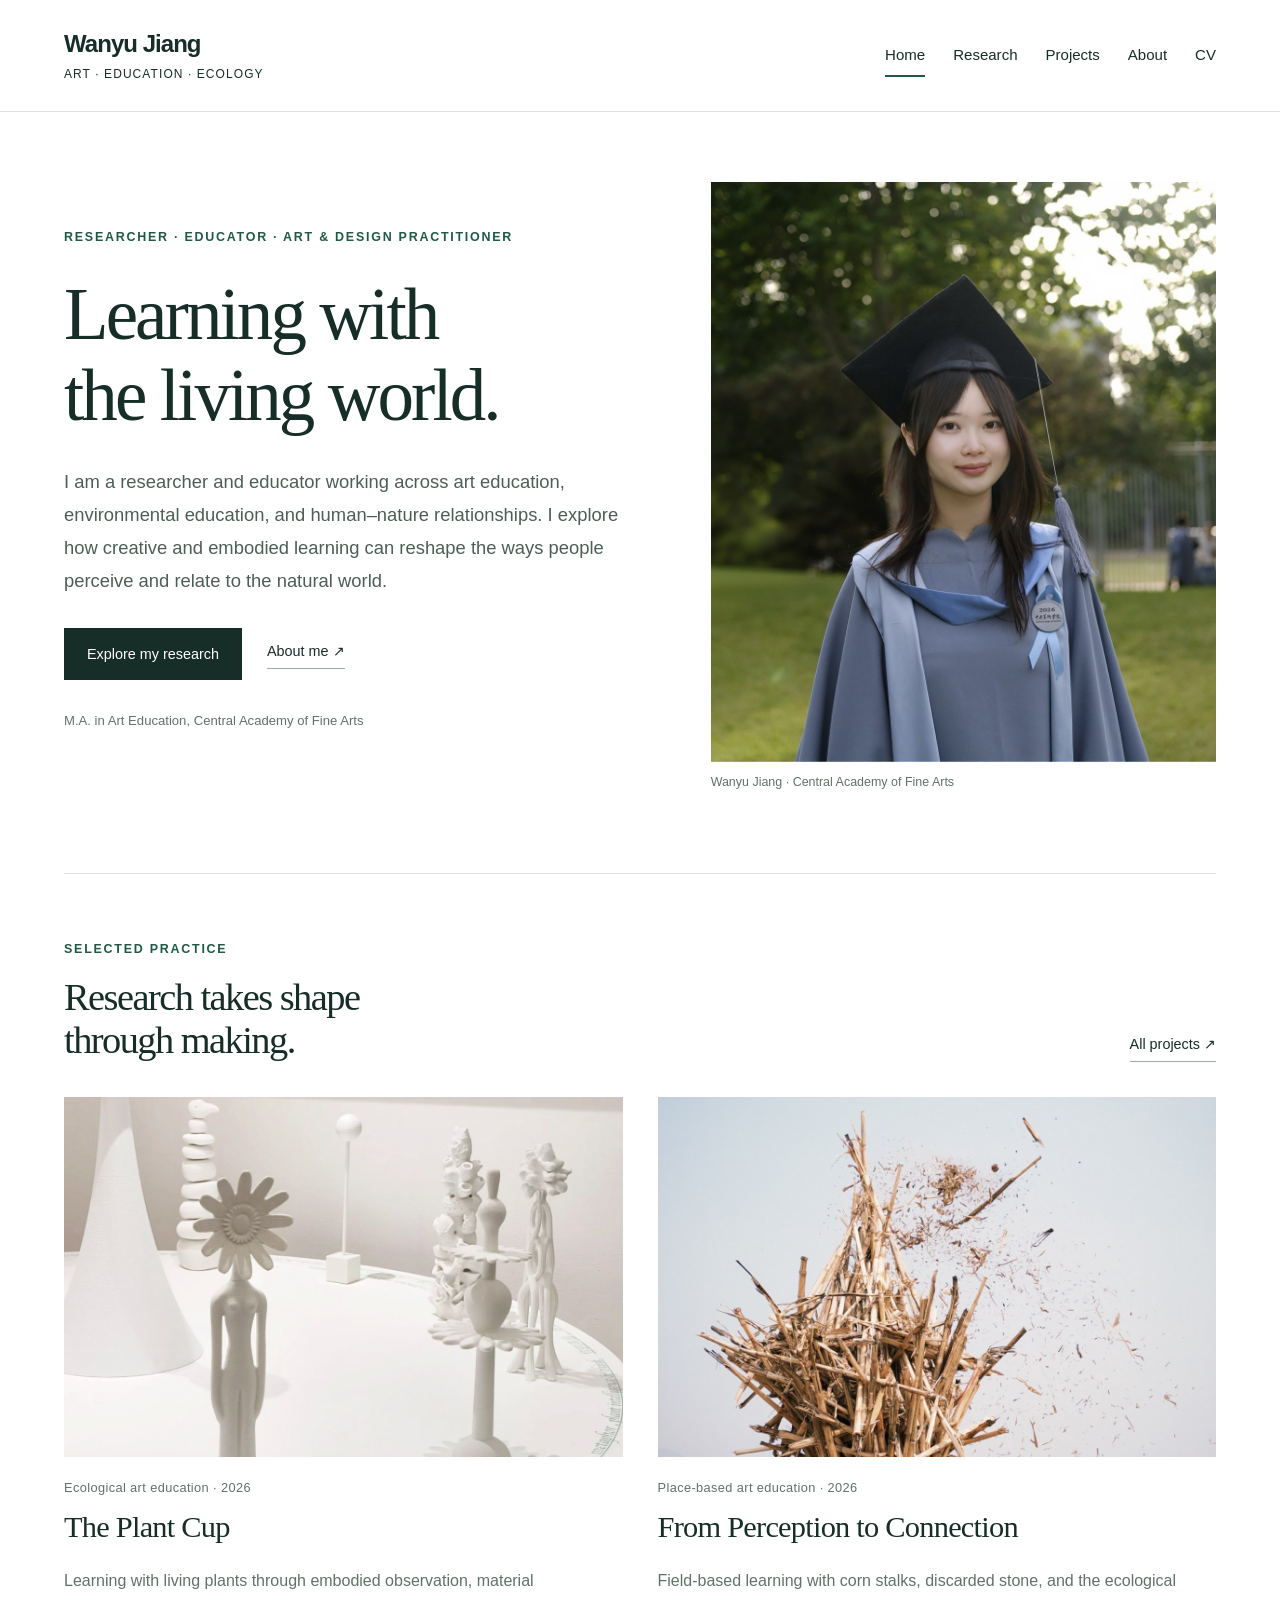
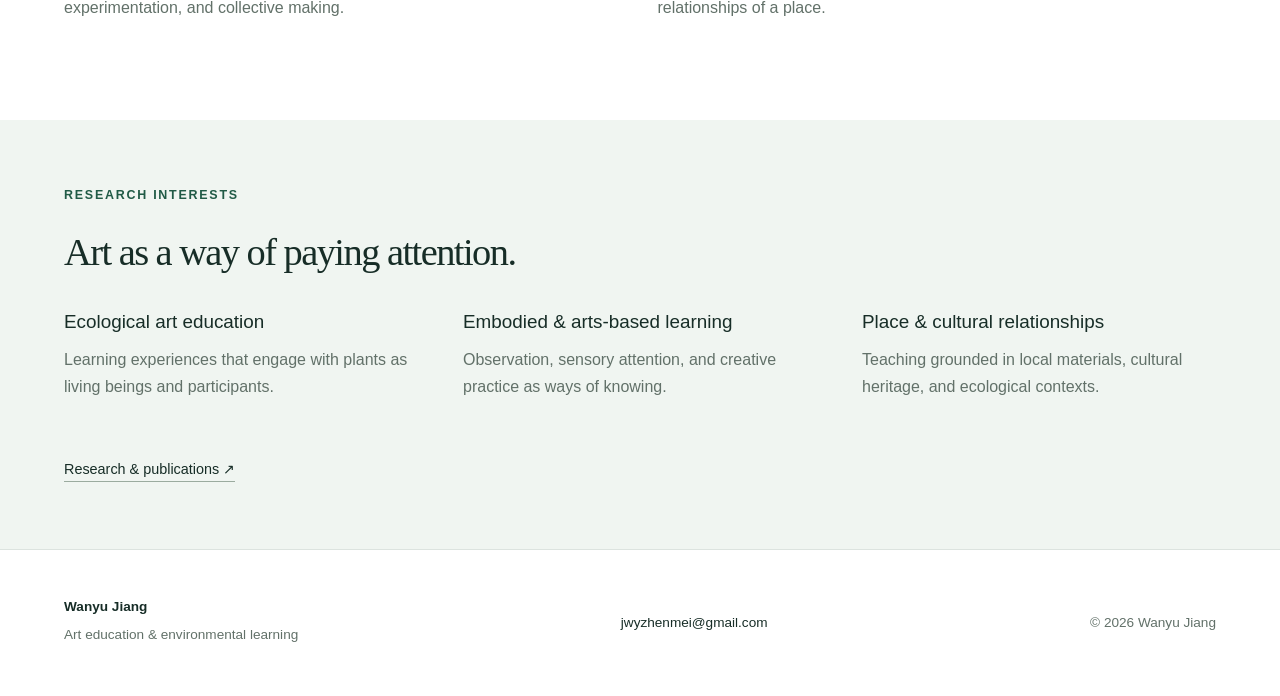
<file: index.html>
<!doctype html><html lang="en"><head><meta charset="utf-8"><meta name="viewport" content="width=device-width,initial-scale=1"><title>Home — Wanyu Jiang</title><meta name="description" content="Wanyu Jiang — researcher and educator working across art education, environmental learning, and human–nature relationships."><link rel="icon" href="data:image/svg+xml,%3Csvg xmlns='http://www.w3.org/2000/svg' viewBox='0 0 40 40'%3E%3Crect width='40' height='40' rx='20' fill='%231b4438'/%3E%3Ctext x='20' y='27' text-anchor='middle' font-family='Georgia' font-size='25' fill='white'%3EW%3C/text%3E%3C/svg%3E"><link rel="stylesheet" href="style.css"><script src="script.js" defer></script></head><body><a class="skip" href="#main">Skip to content</a><header><a class="brand" href="index.html">Wanyu Jiang<span>Art · Education · Ecology</span></a><button class="menu-toggle" aria-expanded="false" aria-controls="navigation">Menu</button><nav id="navigation" aria-label="Main navigation"><a aria-current="page" href="index.html">Home</a><a href="research.html">Research</a><a href="projects.html">Projects</a><a href="about.html">About</a><a href="cv.html">CV</a></nav></header><main id="main"><section class="hero"><div class="hero-copy"><p class="eyebrow">Researcher · Educator · Art & design practitioner</p><h1>Learning with<br>the living world.</h1><p class="intro">I am a researcher and educator working across art education, environmental education, and human–nature relationships. I explore how creative and embodied learning can reshape the ways people perceive and relate to the natural world.</p><div class="actions"><a class="button" href="research.html">Explore my research</a><a class="text-link" href="about.html">About me ↗</a></div><p class="affiliation">M.A. in Art Education, Central Academy of Fine Arts</p></div><figure class="hero-image"><img class="" src="assets/image-4.jpg" alt="Wanyu Jiang at graduation" loading="lazy" width="1600" height="1100"><figcaption>Wanyu Jiang · Central Academy of Fine Arts</figcaption></figure></section><section class="section"><div class="section-heading"><div><p class="eyebrow">Selected practice</p><h2>Research takes shape<br>through making.</h2></div><a class="text-link" href="projects.html">All projects ↗</a></div><div class="grid"><a class="project-card" href="the-plant-cup.html"><img class="" src="assets/image-14.jpg" alt="The Plant Cup" loading="lazy" width="1600" height="1100"><div class="meta">Ecological art education · 2026</div><h3>The Plant Cup</h3><p>Learning with living plants through embodied observation, material experimentation, and collective making.</p></a><a class="project-card" href="place-based-learning.html"><img class="" src="assets/image-34.jpg" alt="From Perception to Connection" loading="lazy" width="1600" height="1100"><div class="meta">Place-based art education · 2026</div><h3>From Perception to Connection</h3><p>Field-based learning with corn stalks, discarded stone, and the ecological relationships of a place.</p></a></div></section><section class="research-band"><p class="eyebrow">Research interests</p><h2>Art as a way of paying attention.</h2><div class="three"><div><h3>Ecological art education</h3><p>Learning experiences that engage with plants as living beings and participants.</p></div><div><h3>Embodied & arts-based learning</h3><p>Observation, sensory attention, and creative practice as ways of knowing.</p></div><div><h3>Place & cultural relationships</h3><p>Teaching grounded in local materials, cultural heritage, and ecological contexts.</p></div></div><a class="text-link" href="research.html">Research & publications ↗</a></section></main><footer><div><strong>Wanyu Jiang</strong><p>Art education & environmental learning</p></div><a href="mailto:jwyzhenmei@gmail.com">jwyzhenmei@gmail.com</a><span>© 2026 Wanyu Jiang</span></footer></body></html>
</file>
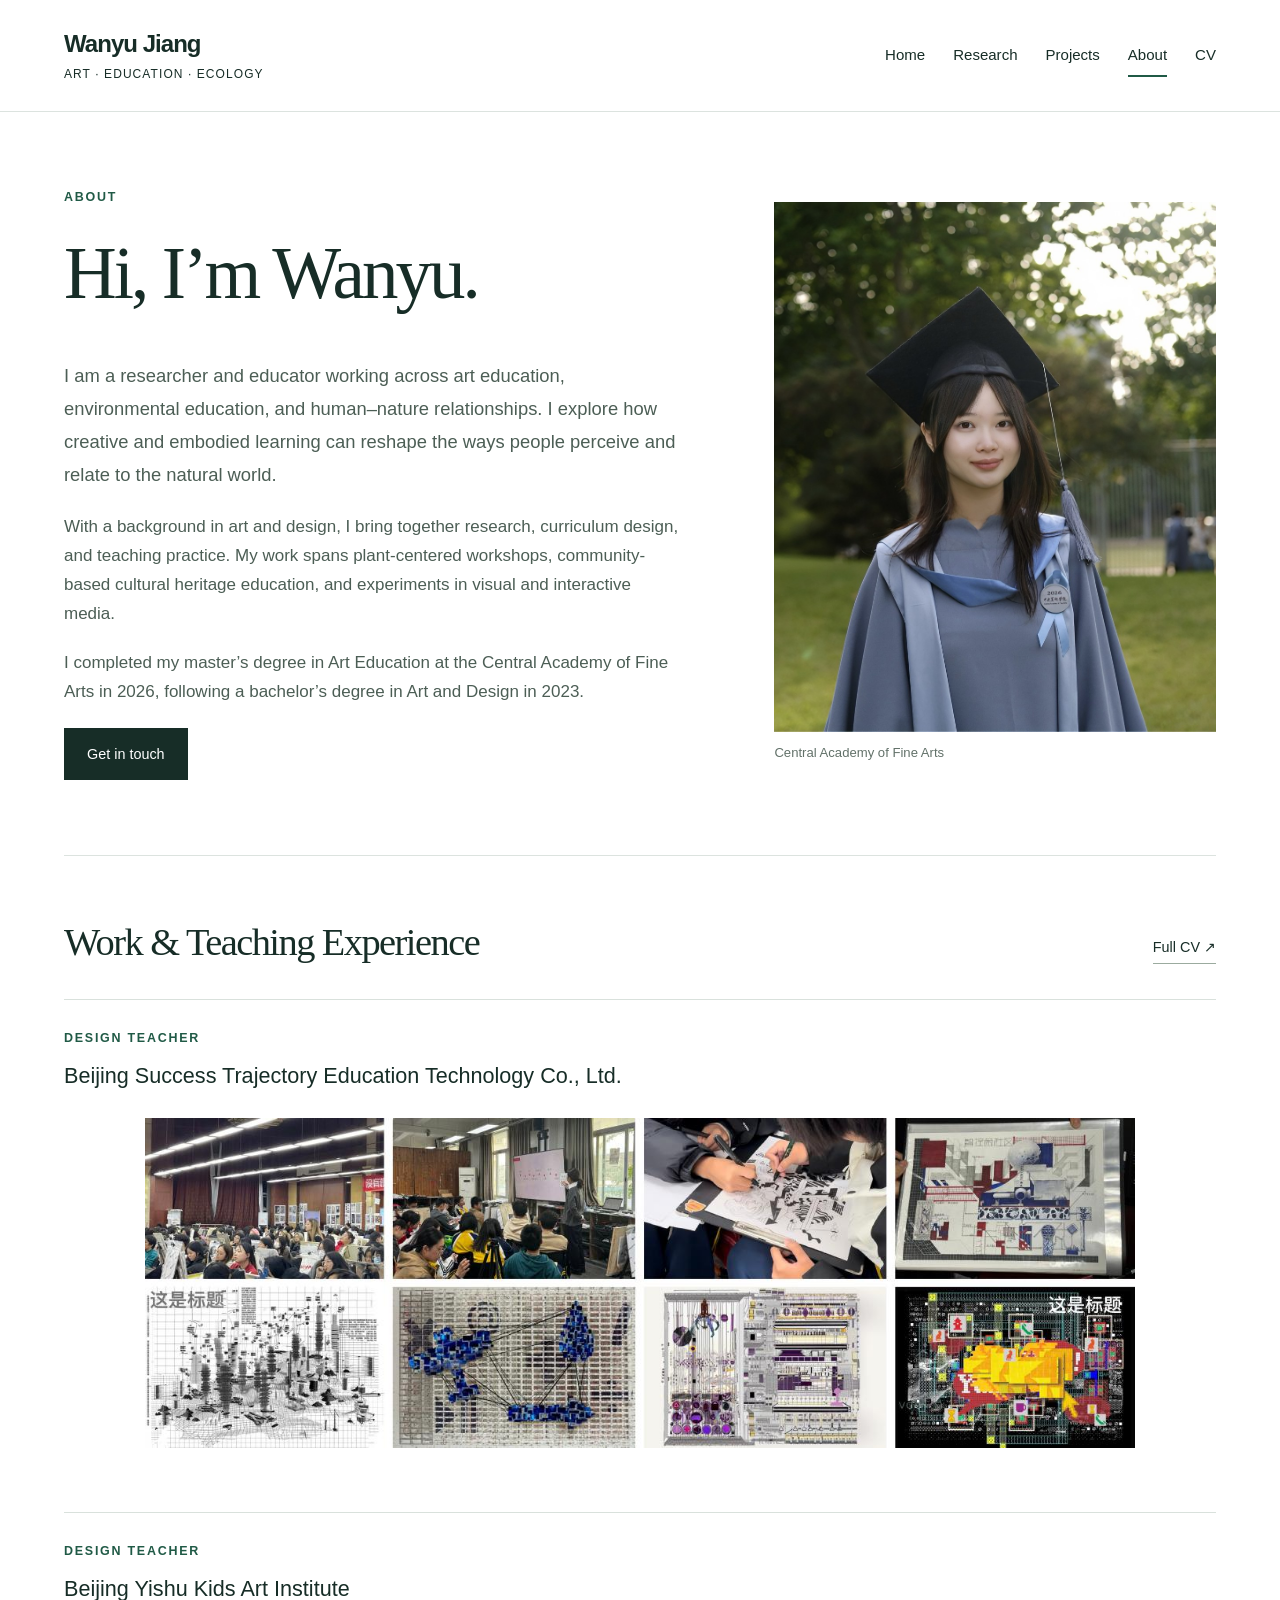
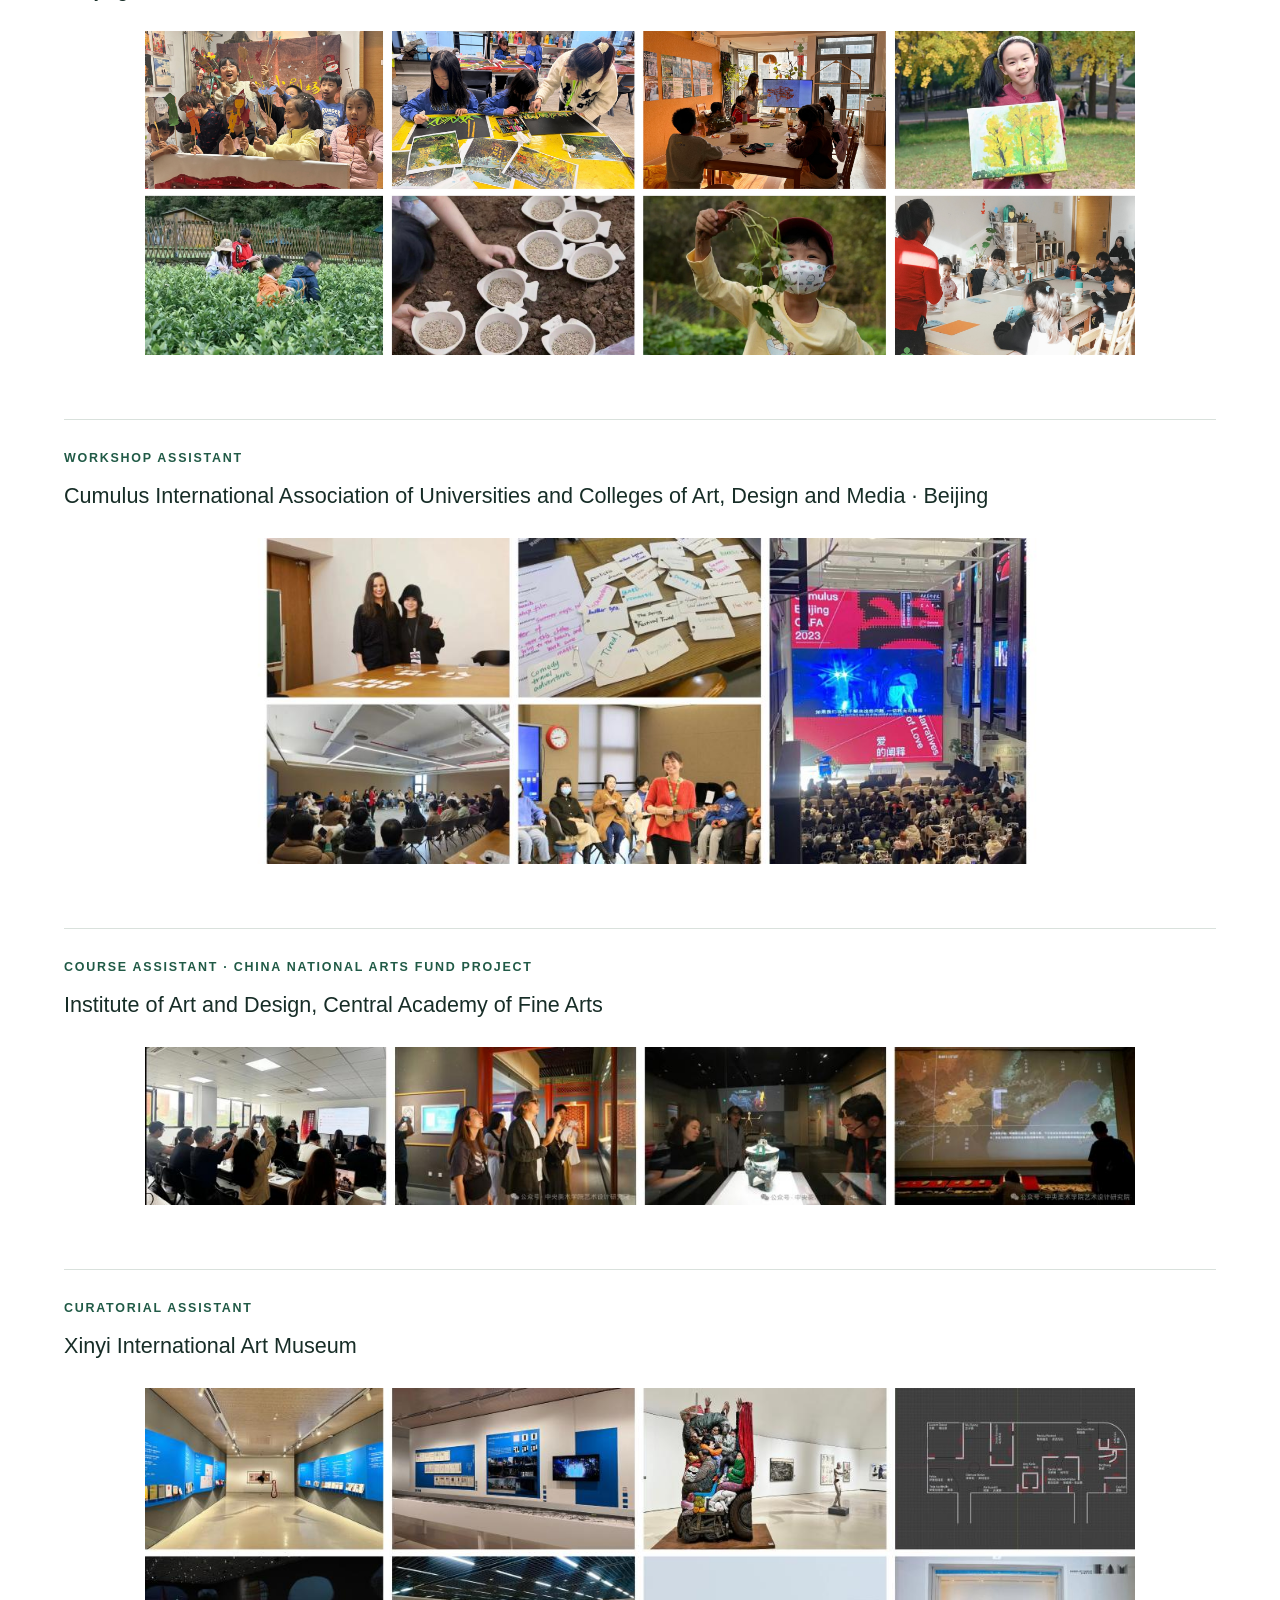
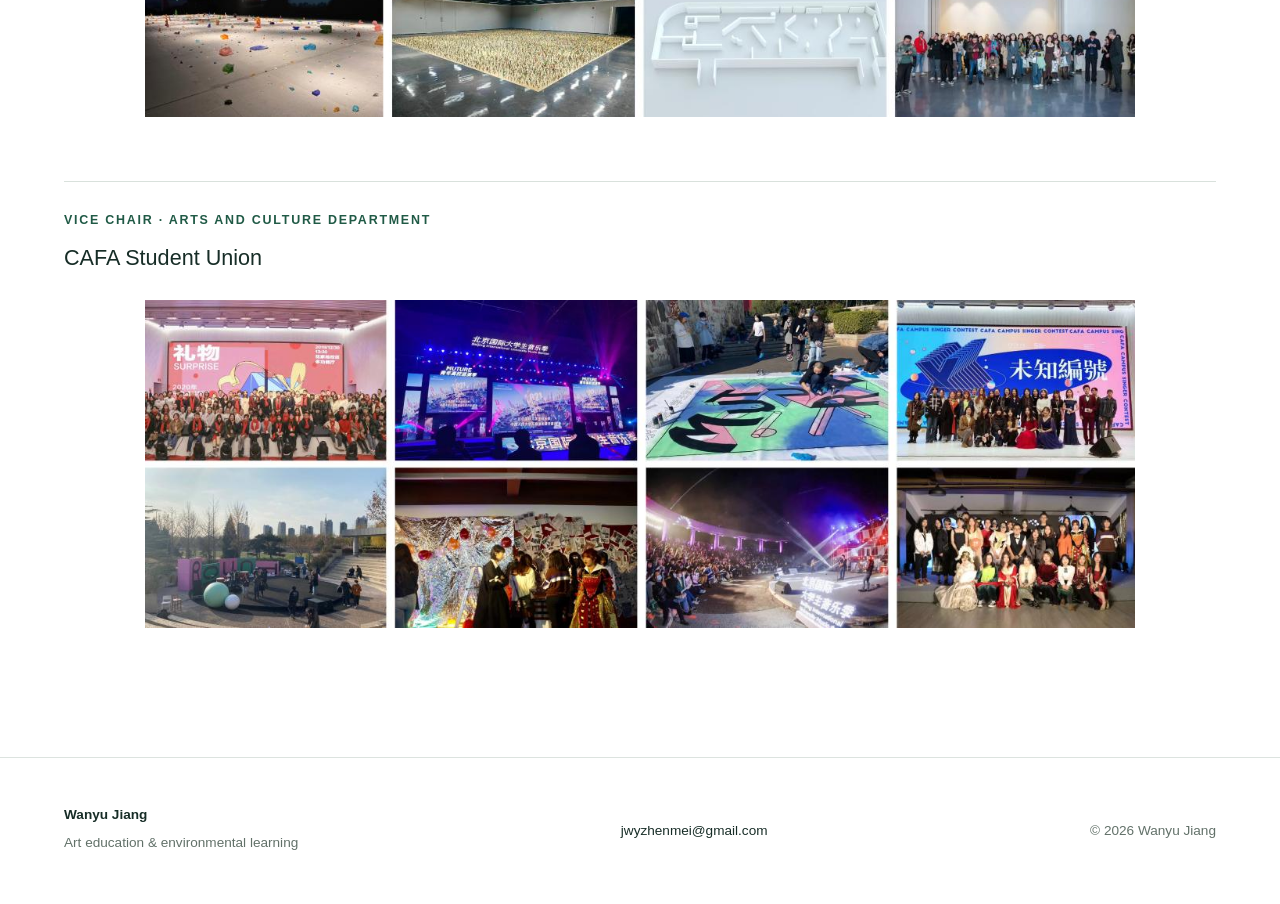
<file: about.html>
<!doctype html><html lang="en"><head><meta charset="utf-8"><meta name="viewport" content="width=device-width,initial-scale=1"><title>About — Wanyu Jiang</title><meta name="description" content="Wanyu Jiang — researcher and educator working across art education, environmental learning, and human–nature relationships."><link rel="icon" href="data:image/svg+xml,%3Csvg xmlns='http://www.w3.org/2000/svg' viewBox='0 0 40 40'%3E%3Crect width='40' height='40' rx='20' fill='%231b4438'/%3E%3Ctext x='20' y='27' text-anchor='middle' font-family='Georgia' font-size='25' fill='white'%3EW%3C/text%3E%3C/svg%3E"><link rel="stylesheet" href="style.css"><script src="script.js" defer></script><style>.experience-gallery-item{margin:0 0 64px;padding-top:28px;border-top:1px solid #d9e1dc}.experience-gallery-item h3{margin:12px 0 28px}.experience-photos{display:grid;gap:28px;width:86%;margin:0 auto}@media(max-width:700px){.experience-photos{width:100%}}.experience-photos figure{margin:0}.experience-photos img{display:block;width:100%;height:auto;max-height:850px;object-fit:contain}.experience-gallery-item .eyebrow{margin:0}</style></head><body><a class="skip" href="#main">Skip to content</a><header><a class="brand" href="index.html">Wanyu Jiang<span>Art · Education · Ecology</span></a><button class="menu-toggle" aria-expanded="false" aria-controls="navigation">Menu</button><nav id="navigation" aria-label="Main navigation"><a href="index.html">Home</a><a href="research.html">Research</a><a href="projects.html">Projects</a><a aria-current="page" href="about.html">About</a><a href="cv.html">CV</a></nav></header><main id="main"><section class="about-layout"><div><p class="eyebrow">About</p><h1>Hi, I’m Wanyu.</h1><p class="intro">I am a researcher and educator working across art education, environmental education, and human–nature relationships. I explore how creative and embodied learning can reshape the ways people perceive and relate to the natural world.</p><p>With a background in art and design, I bring together research, curriculum design, and teaching practice. My work spans plant-centered workshops, community-based cultural heritage education, and experiments in visual and interactive media.</p><p>I completed my master’s degree in Art Education at the Central Academy of Fine Arts in 2026, following a bachelor’s degree in Art and Design in 2023.</p><a class="button" href="mailto:jwyzhenmei@gmail.com">Get in touch</a></div><figure><img class="portrait" src="assets/image-4.jpg" alt="Wanyu Jiang at graduation" loading="lazy" width="1600" height="1100"><figcaption>Central Academy of Fine Arts</figcaption></figure></section><section class="section" id="work-in-practice"><div class="section-heading"><h2>Work &amp; Teaching Experience</h2><a class="text-link" href="cv.html">Full CV &#8599;</a></div><article class="experience-gallery-item"><p class="eyebrow">Design Teacher</p><h3>Beijing Success Trajectory Education Technology Co., Ltd.</h3><div class="experience-photos"><figure><img src="assets/work-experience-1031-1.jpeg" alt="Design Teacher — Beijing Success Trajectory Education Technology Co., Ltd." width="1262" height="420" loading="lazy"></figure></div></article><article class="experience-gallery-item"><p class="eyebrow">Design Teacher</p><h3>Beijing Yishu Kids Art Institute</h3><div class="experience-photos"><figure><img src="assets/work-experience-1031-2.jpeg" alt="Design Teacher — Beijing Yishu Kids Art Institute" width="7661" height="2501" loading="lazy"></figure></div></article><article class="experience-gallery-item"><p class="eyebrow">Workshop Assistant</p><h3>Cumulus International Association of Universities and Colleges of Art, Design and Media · Beijing</h3><div class="experience-photos"><figure><img src="assets/work-experience-1031-3.jpeg" alt="Workshop Assistant — Cumulus International Association of Universities and Colleges of Art, Design and Media · Beijing" width="1262" height="415" loading="lazy"></figure></div></article><article class="experience-gallery-item"><p class="eyebrow">Course Assistant · China National Arts Fund Project</p><h3>Institute of Art and Design, Central Academy of Fine Arts</h3><div class="experience-photos"><figure><img src="assets/work-experience-1031-4.jpeg" alt="Course Assistant · China National Arts Fund Project — Institute of Art and Design, Central Academy of Fine Arts" width="1248" height="198" loading="lazy"></figure></div></article><article class="experience-gallery-item"><p class="eyebrow">Curatorial Assistant</p><h3>Xinyi International Art Museum</h3><div class="experience-photos"><figure><img src="assets/work-experience-1031-5.jpeg" alt="Curatorial Assistant — Xinyi International Art Museum" width="1263" height="419" loading="lazy"></figure></div></article><article class="experience-gallery-item"><p class="eyebrow">Vice Chair · Arts and Culture Department</p><h3>CAFA Student Union</h3><div class="experience-photos"><figure><img src="assets/work-experience-1031-6.jpeg" alt="Vice Chair, Arts and Culture Department — CAFA Student Union" width="1266" height="419" loading="lazy"></figure></div></article></section></main><footer><div><strong>Wanyu Jiang</strong><p>Art education & environmental learning</p></div><a href="mailto:jwyzhenmei@gmail.com">jwyzhenmei@gmail.com</a><span>© 2026 Wanyu Jiang</span></footer></body></html>
</file>
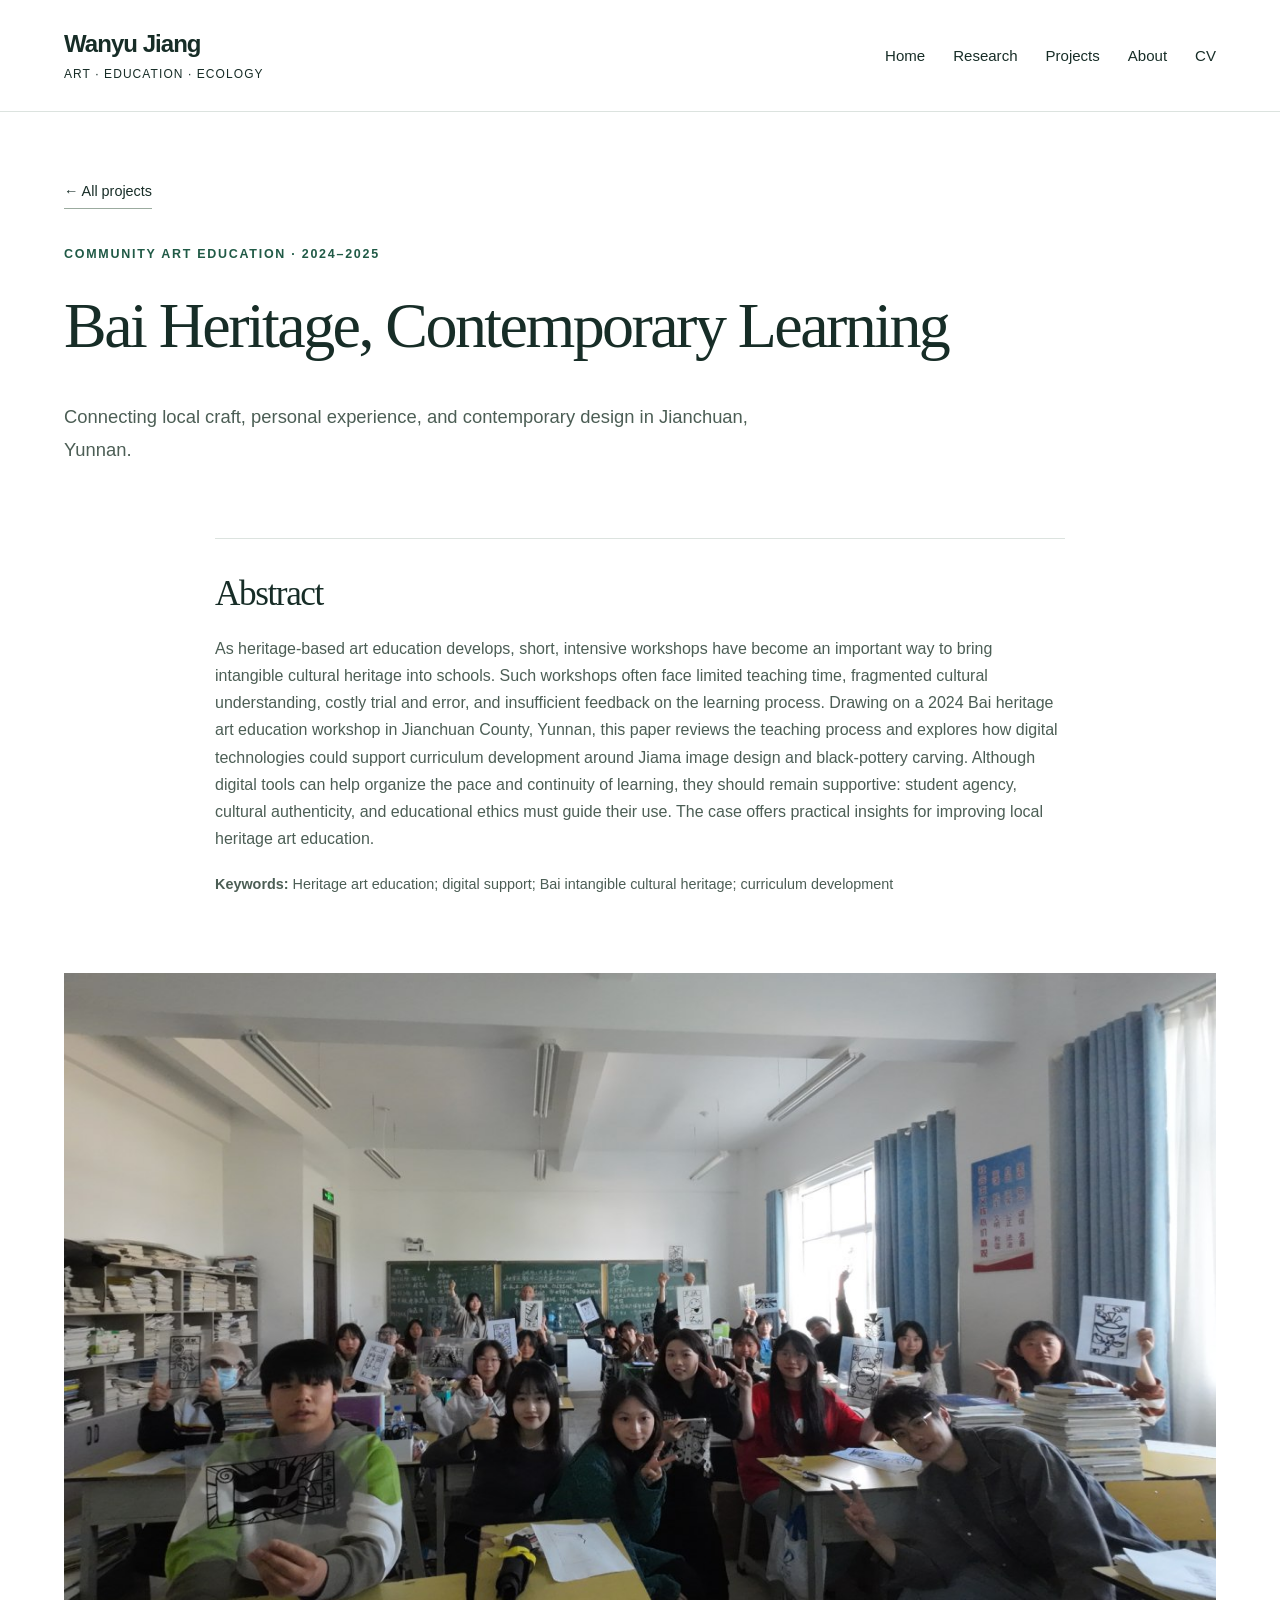
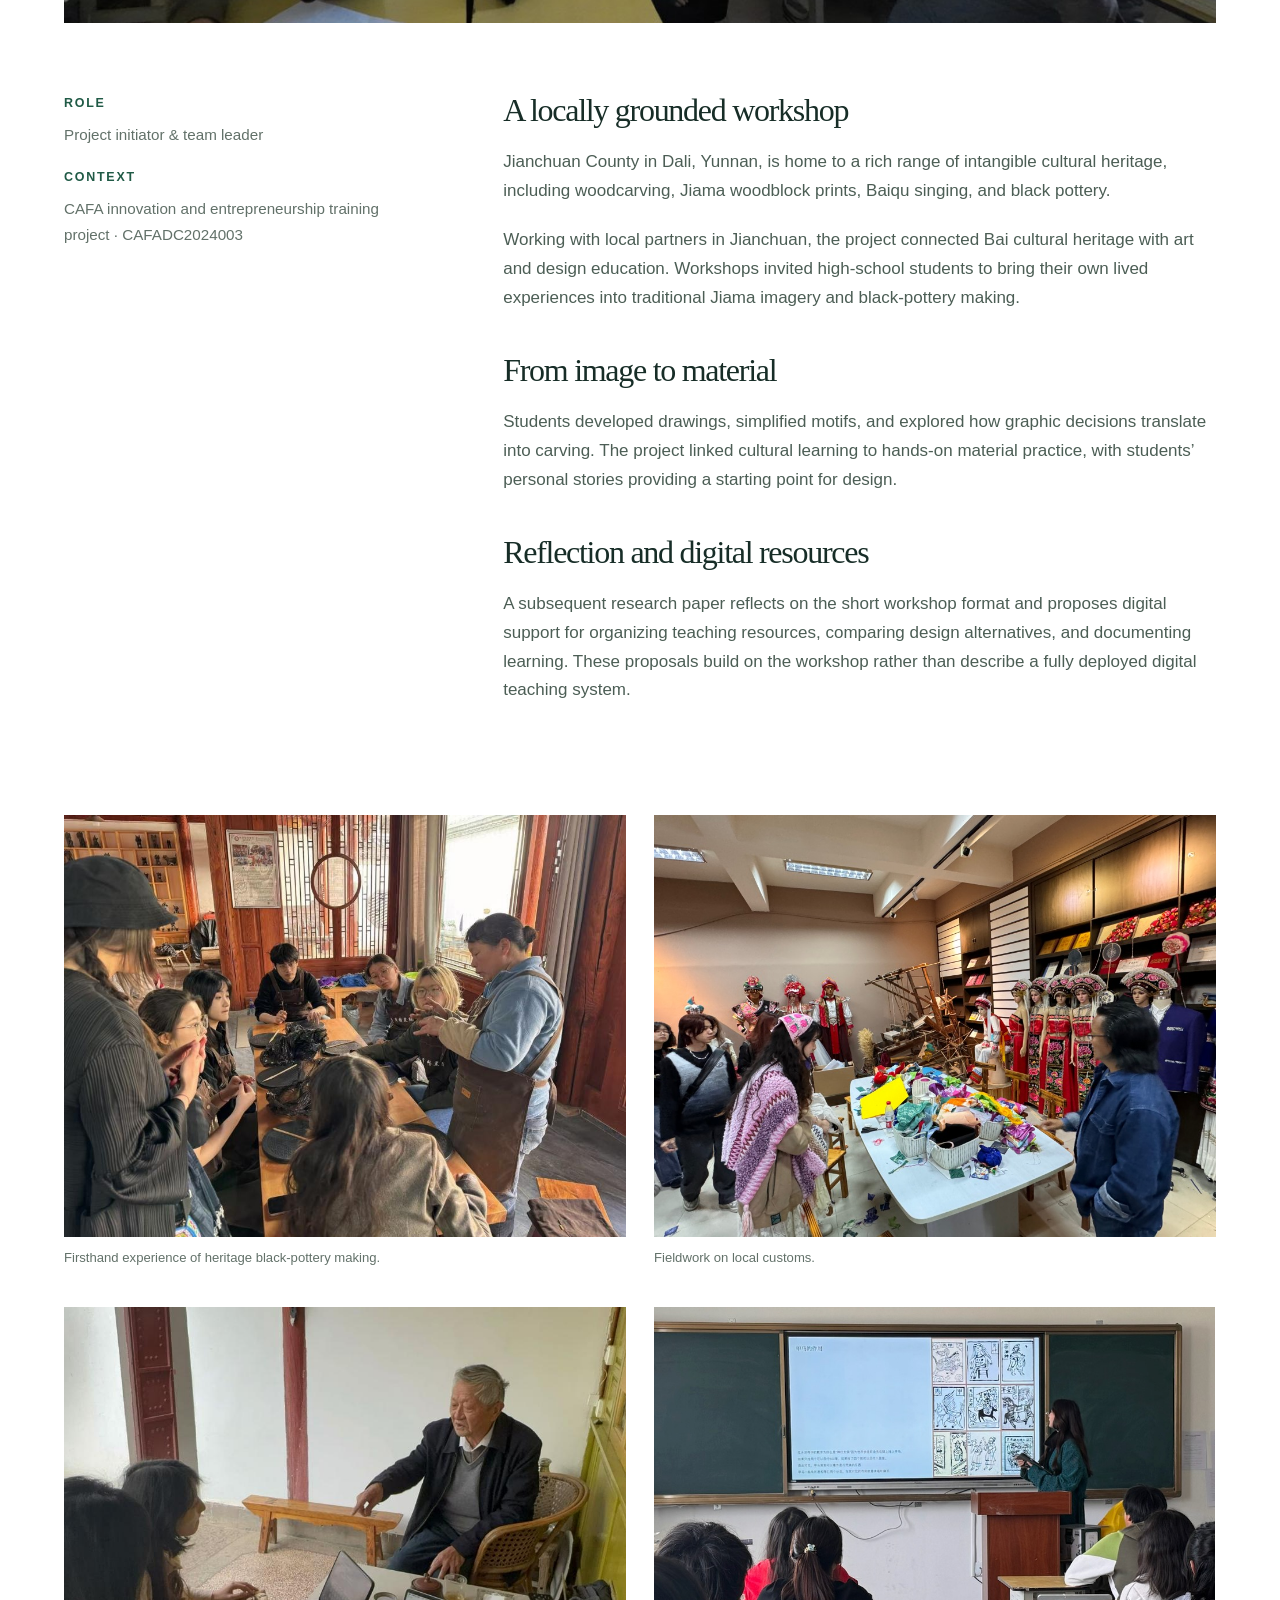
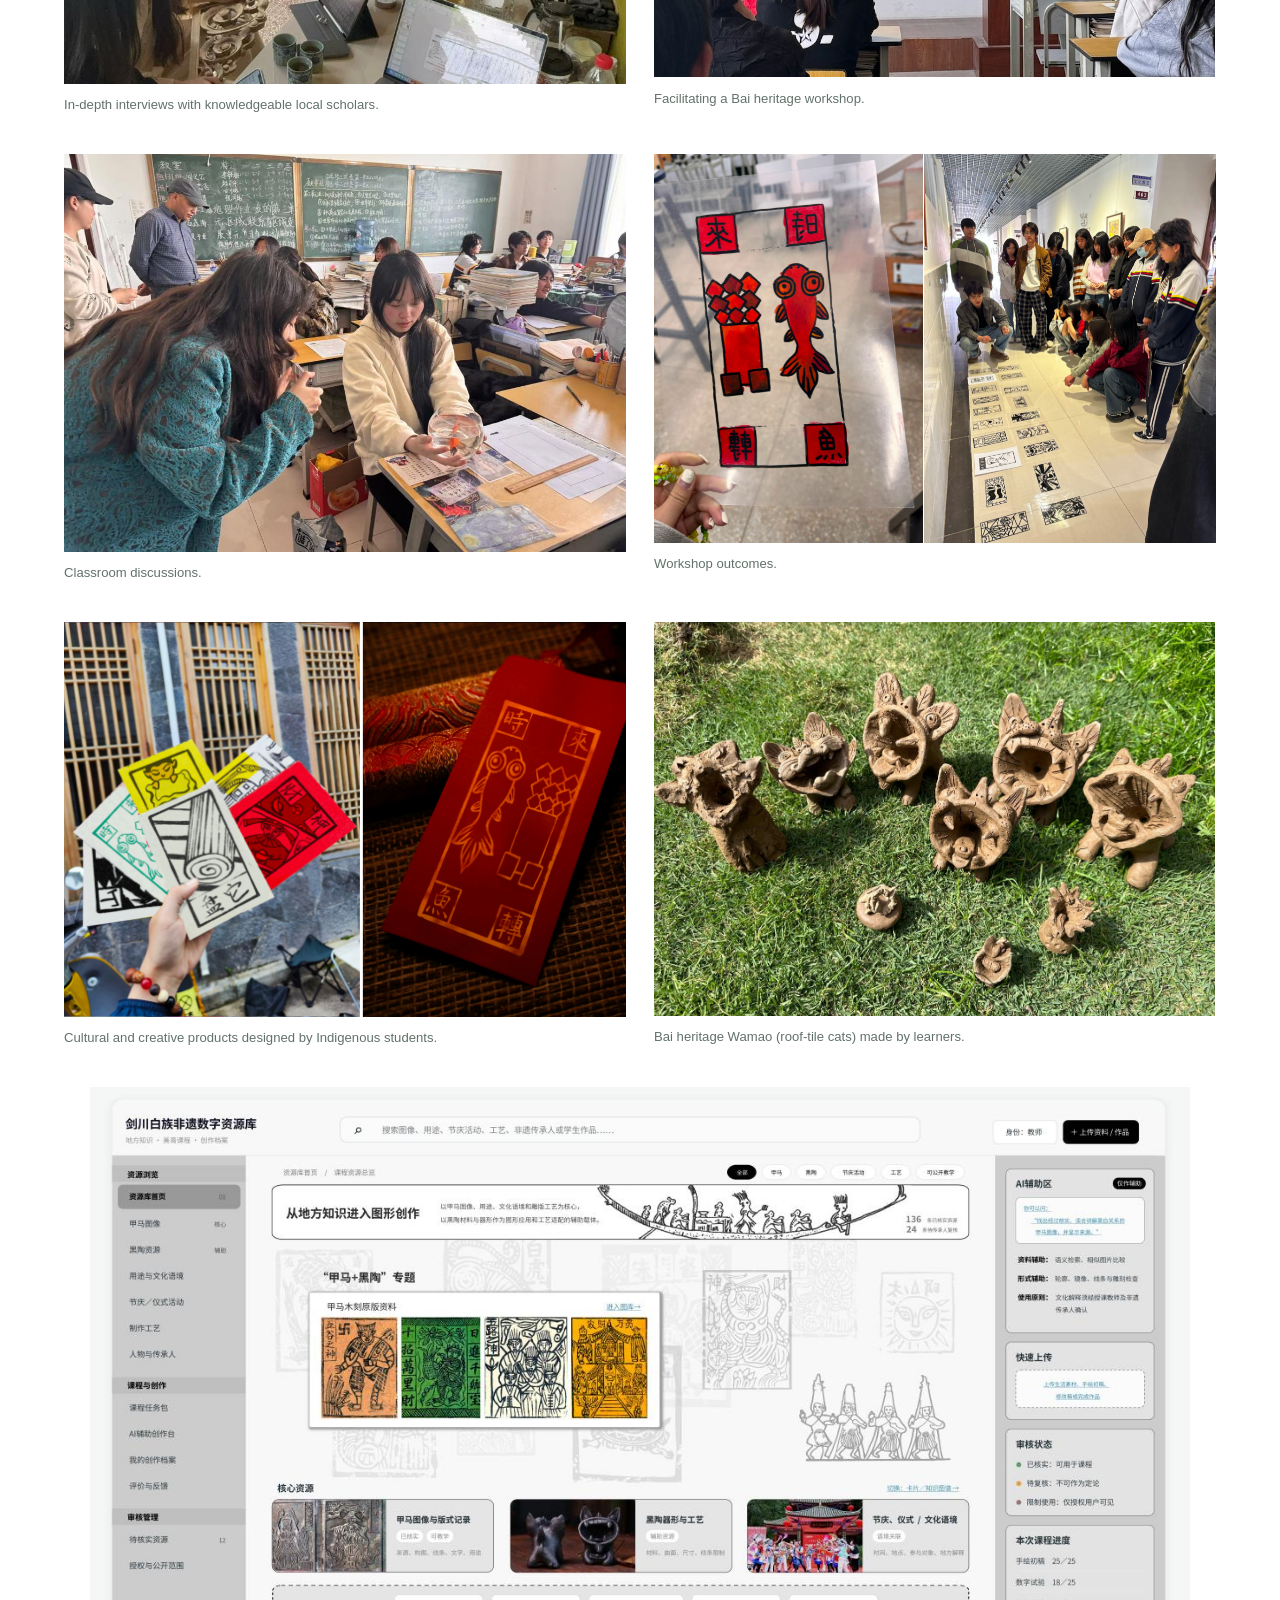
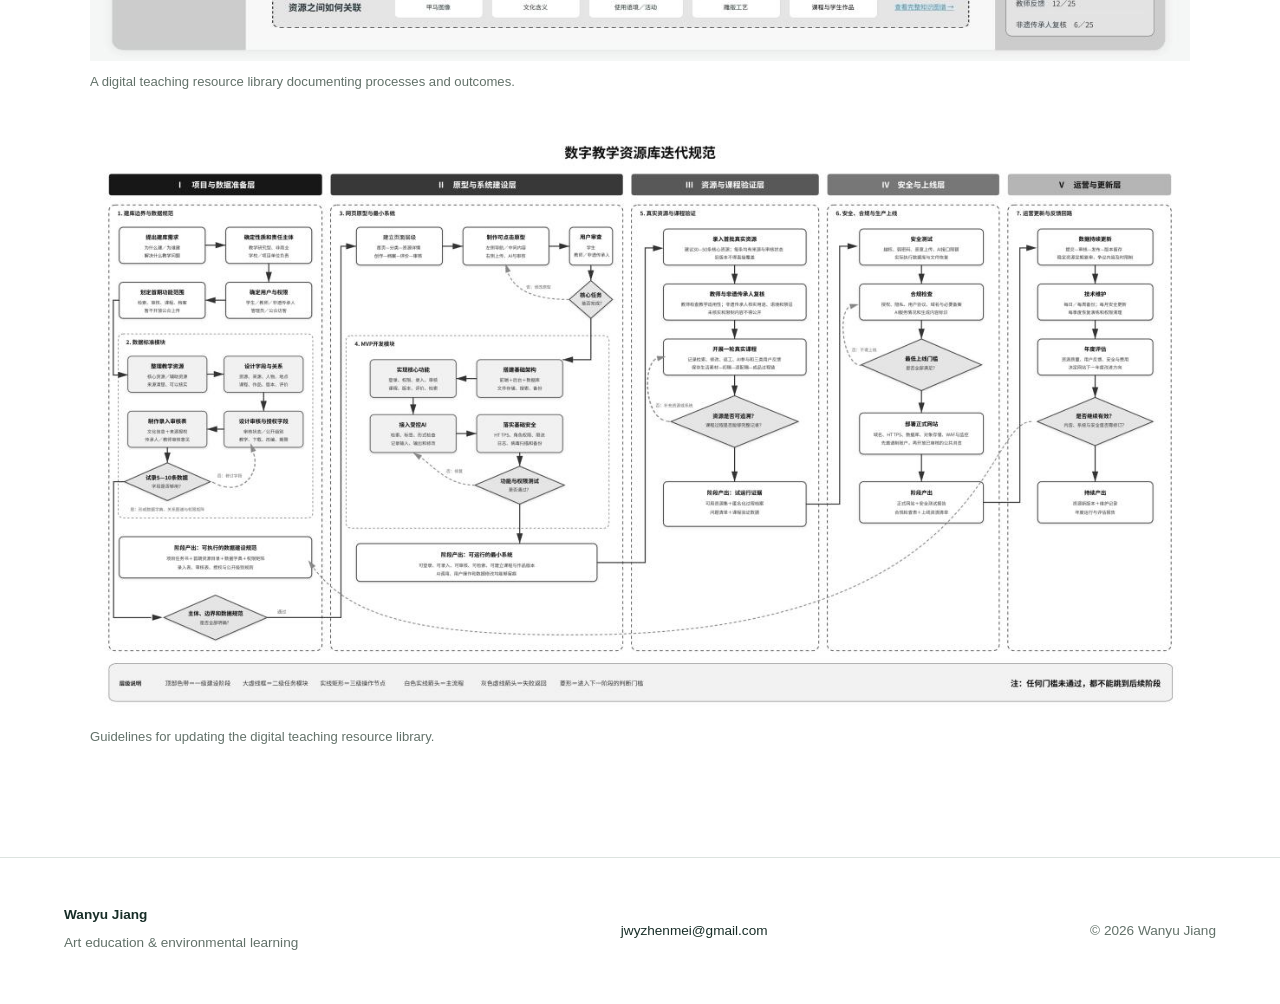
<file: bai-heritage.html>
<!doctype html><html lang="en"><head><meta charset="utf-8"><meta name="viewport" content="width=device-width,initial-scale=1"><title>Bai Heritage, Contemporary Learning — Wanyu Jiang</title><meta name="description" content="Wanyu Jiang — researcher and educator working across art education, environmental learning, and human–nature relationships."><link rel="icon" href="data:image/svg+xml,%3Csvg xmlns='http://www.w3.org/2000/svg' viewBox='0 0 40 40'%3E%3Crect width='40' height='40' rx='20' fill='%231b4438'/%3E%3Ctext x='20' y='27' text-anchor='middle' font-family='Georgia' font-size='25' fill='white'%3EW%3C/text%3E%3C/svg%3E"><link rel="stylesheet" href="style.css"><script src="script.js" defer></script></head><body><a class="skip" href="#main">Skip to content</a><header><a class="brand" href="index.html">Wanyu Jiang<span>Art · Education · Ecology</span></a><button class="menu-toggle" aria-expanded="false" aria-controls="navigation">Menu</button><nav id="navigation" aria-label="Main navigation"><a href="index.html">Home</a><a href="research.html">Research</a><a href="projects.html">Projects</a><a href="about.html">About</a><a href="cv.html">CV</a></nav></header><main id="main"><section class="page-head"><a class="text-link" href="projects.html">← All projects</a><p class="eyebrow">Community art education · 2024–2025</p><h1>Bai Heritage, Contemporary Learning</h1><p class="intro">Connecting local craft, personal experience, and contemporary design in Jianchuan, Yunnan.</p></section><section class="abstract reading-copy"><h2>Abstract</h2><p>As heritage-based art education develops, short, intensive workshops have become an important way to bring intangible cultural heritage into schools. Such workshops often face limited teaching time, fragmented cultural understanding, costly trial and error, and insufficient feedback on the learning process. Drawing on a 2024 Bai heritage art education workshop in Jianchuan County, Yunnan, this paper reviews the teaching process and explores how digital technologies could support curriculum development around Jiama image design and black-pottery carving. Although digital tools can help organize the pace and continuity of learning, they should remain supportive: student agency, cultural authenticity, and educational ethics must guide their use. The case offers practical insights for improving local heritage art education.</p><p class="keywords"><strong>Keywords:</strong> Heritage art education; digital support; Bai intangible cultural heritage; curriculum development</p></section><figure class="project-hero"><img class="" src="assets/heritage-1.jpg" alt="Bai Heritage, Contemporary Learning" loading="lazy" width="1600" height="1100"></figure><div class="project-body"><aside><p class="eyebrow">Role</p><p>Project initiator & team leader</p><p class="eyebrow">Context</p><p>CAFA innovation and entrepreneurship training project · CAFADC2024003</p></aside><article><section><h2>A locally grounded workshop</h2><p>Jianchuan County in Dali, Yunnan, is home to a rich range of intangible cultural heritage, including woodcarving, Jiama woodblock prints, Baiqu singing, and black pottery.</p><p>Working with local partners in Jianchuan, the project connected Bai cultural heritage with art and design education. Workshops invited high-school students to bring their own lived experiences into traditional Jiama imagery and black-pottery making.</p></section><section><h2>From image to material</h2><p>Students developed drawings, simplified motifs, and explored how graphic decisions translate into carving. The project linked cultural learning to hands-on material practice, with students’ personal stories providing a starting point for design.</p></section><section><h2>Reflection and digital resources</h2><p>A subsequent research paper reflects on the short workshop format and proposes digital support for organizing teaching resources, comparing design alternatives, and documenting learning. These proposals build on the workshop rather than describe a fully deployed digital teaching system.</p></section></article></div><section class="project-sequence"><div class="image-pair"><figure class="original-image"><img src="assets/feedback-image23.jpg" width="966" height="725" alt="Firsthand experience of heritage black-pottery making." loading="lazy"><figcaption>Firsthand experience of heritage black-pottery making.</figcaption></figure><figure class="original-image"><img src="assets/feedback-image24.jpg" width="976" height="732" alt="Fieldwork on local customs." loading="lazy"><figcaption>Fieldwork on local customs.</figcaption></figure></div><div class="image-pair"><figure class="original-image"><div style="position:relative;overflow:hidden;aspect-ratio:4391025/2940050"><img src="assets/bai-923-v2-3.jpeg" width="1072" height="603" alt="In-depth interviews with knowledgeable local scholars." loading="lazy" style="position:absolute;max-width:none;width:119.06746362%;height:100.00000000%;left:-14.26666349%;top:-0.00000000%;object-fit:fill"></div><figcaption>In-depth interviews with knowledgeable local scholars.</figcaption></figure><figure class="original-image"><div style="position:relative;overflow:hidden;aspect-ratio:4434205/2920365"><img src="assets/feedback-image26.jpg" width="969" height="726" alt="Facilitating a Bai heritage workshop." loading="lazy" style="position:absolute;max-width:none;width:100.00000000%;height:113.78635474%;left:-0.12900000%;top:-14.00368668%;object-fit:fill"></div><figcaption>Facilitating a Bai heritage workshop.</figcaption></figure></div><div class="image-pair"><figure class="original-image"><div style="position:relative;overflow:hidden;aspect-ratio:4328795/3061970"><img src="assets/bai-923-v2-5.jpeg" width="1041" height="781" alt="Classroom discussions." loading="lazy" style="position:absolute;max-width:none;width:100.00000000%;height:106.03441877%;left:-0.00000000%;top:-1.16107689%;object-fit:fill"></div><figcaption>Classroom discussions.</figcaption></figure><figure class="original-image"><div style="position:relative;overflow:hidden;aspect-ratio:5041900/3493770"><img src="assets/bai-923-v2-6.png" width="1170" height="776" alt="Workshop outcomes." loading="lazy" style="position:absolute;max-width:none;width:104.47137484%;height:100.00000000%;left:-4.47137484%;top:-0.00000000%;object-fit:fill"></div><figcaption>Workshop outcomes.</figcaption></figure></div><div class="image-pair"><figure class="original-image"><img src="assets/bai-923-v2-7.png" width="1136" height="798" alt="Cultural and creative products designed by Indigenous students." loading="lazy"><figcaption>Cultural and creative products designed by Indigenous students.</figcaption></figure><figure class="original-image"><div style="position:relative;overflow:hidden;aspect-ratio:5274310/3695700"><img src="assets/bai-923-v2-8.jpeg" width="1269" height="952" alt="Bai heritage Wamao (roof-tile cats) made by learners." loading="lazy" style="position:absolute;max-width:none;width:100.00000000%;height:107.02742043%;left:-0.12000000%;top:-6.32318000%;object-fit:fill"></div><figcaption>Bai heritage Wamao (roof-tile cats) made by learners.</figcaption></figure></div><figure class="original-image"><img src="assets/bai-923-v2-9.jpeg" width="1269" height="662" alt="A digital teaching resource library documenting processes and outcomes." loading="lazy"><figcaption>A digital teaching resource library documenting processes and outcomes.</figcaption></figure><figure class="original-image"><img src="assets/bai-923-v2-10.jpeg" width="1269" height="675" alt="Guidelines for updating the digital teaching resource library." loading="lazy"><figcaption>Guidelines for updating the digital teaching resource library.</figcaption></figure></section></main><footer><div><strong>Wanyu Jiang</strong><p>Art education & environmental learning</p></div><a href="mailto:jwyzhenmei@gmail.com">jwyzhenmei@gmail.com</a><span>© 2026 Wanyu Jiang</span></footer></body></html>
</file>
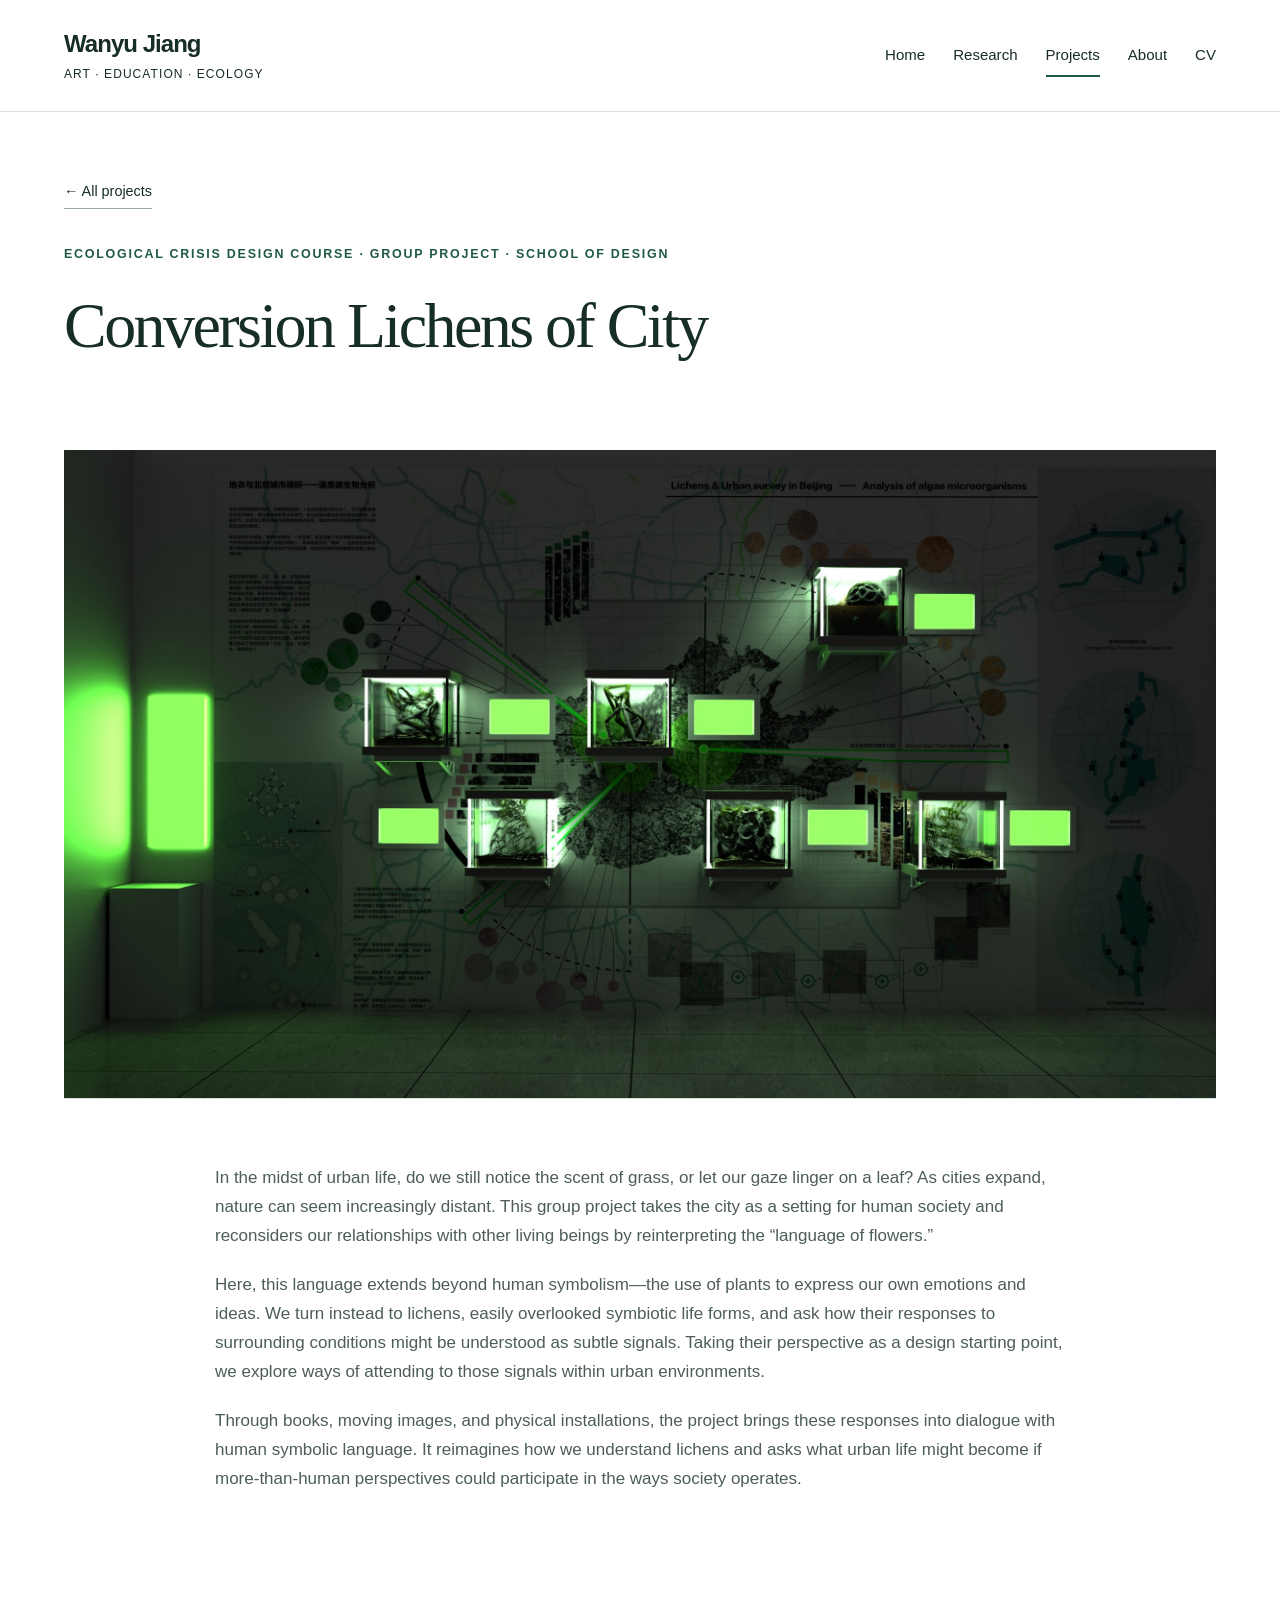
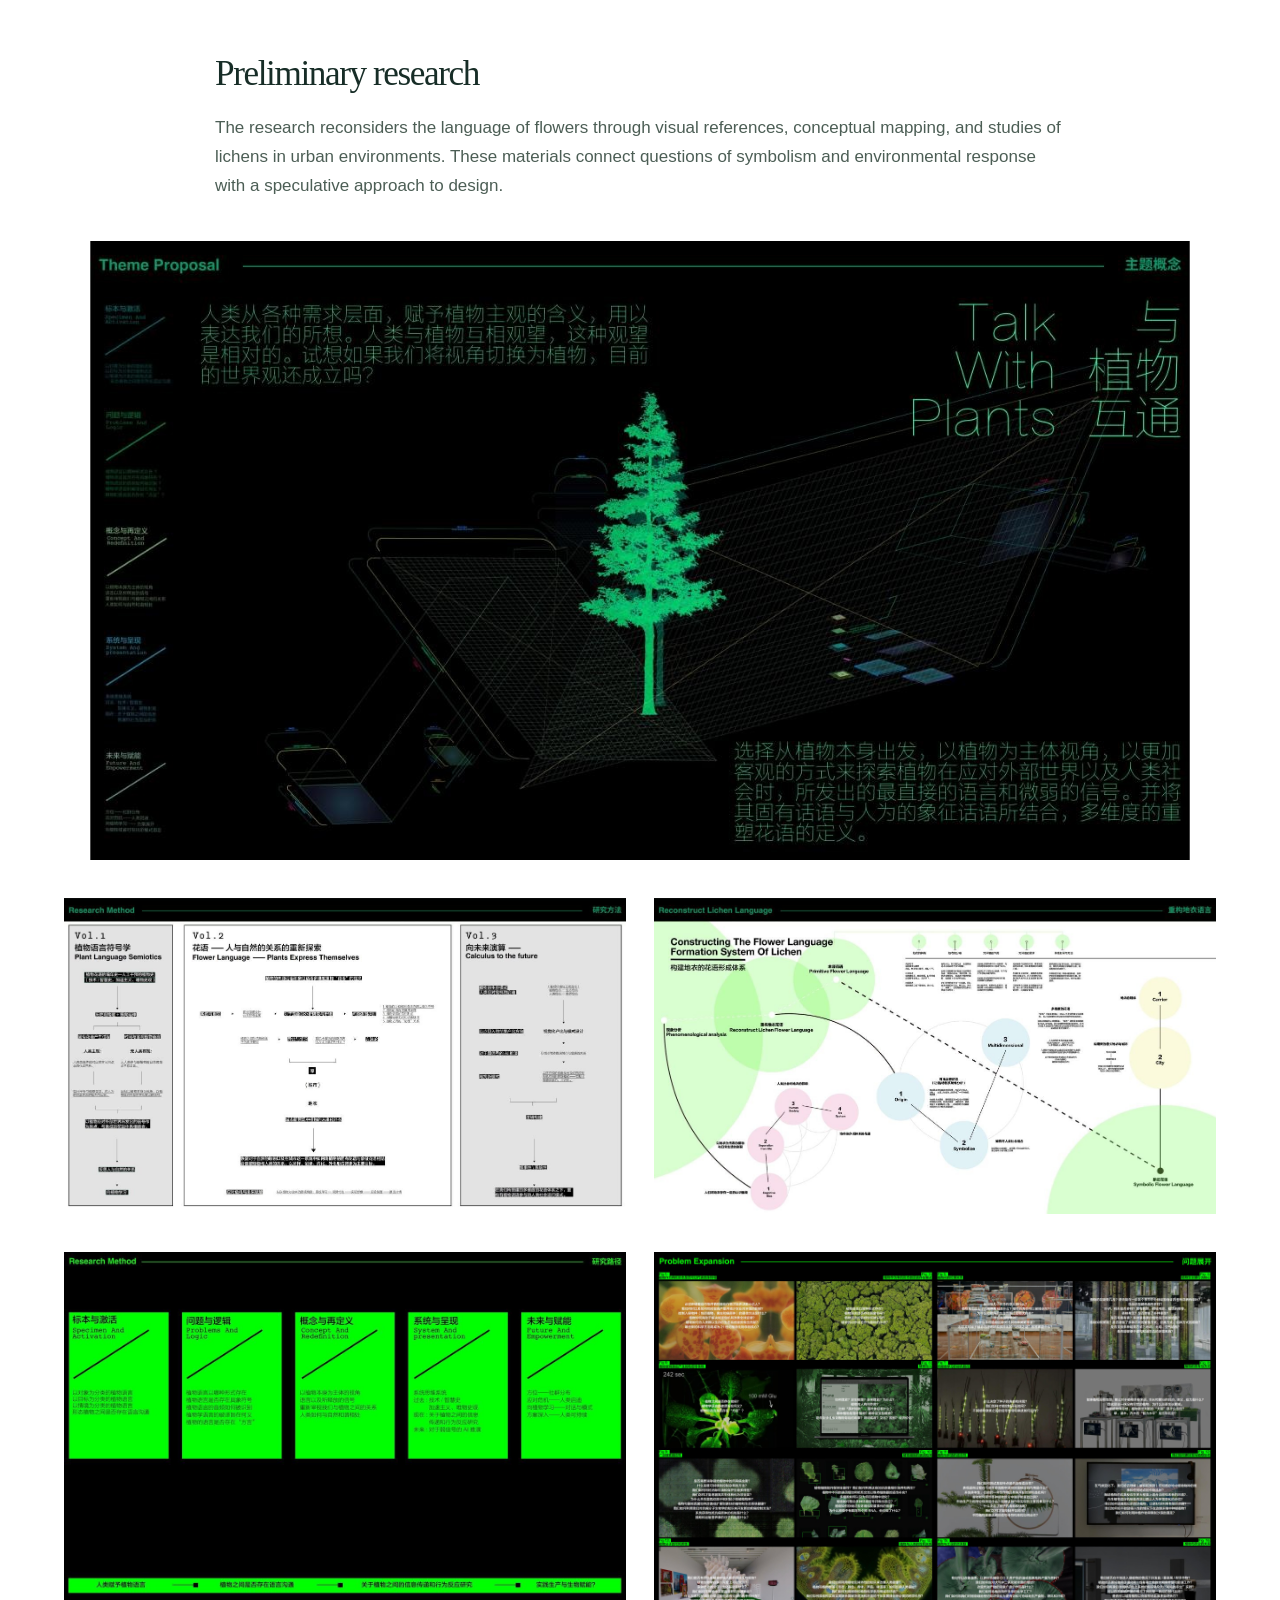
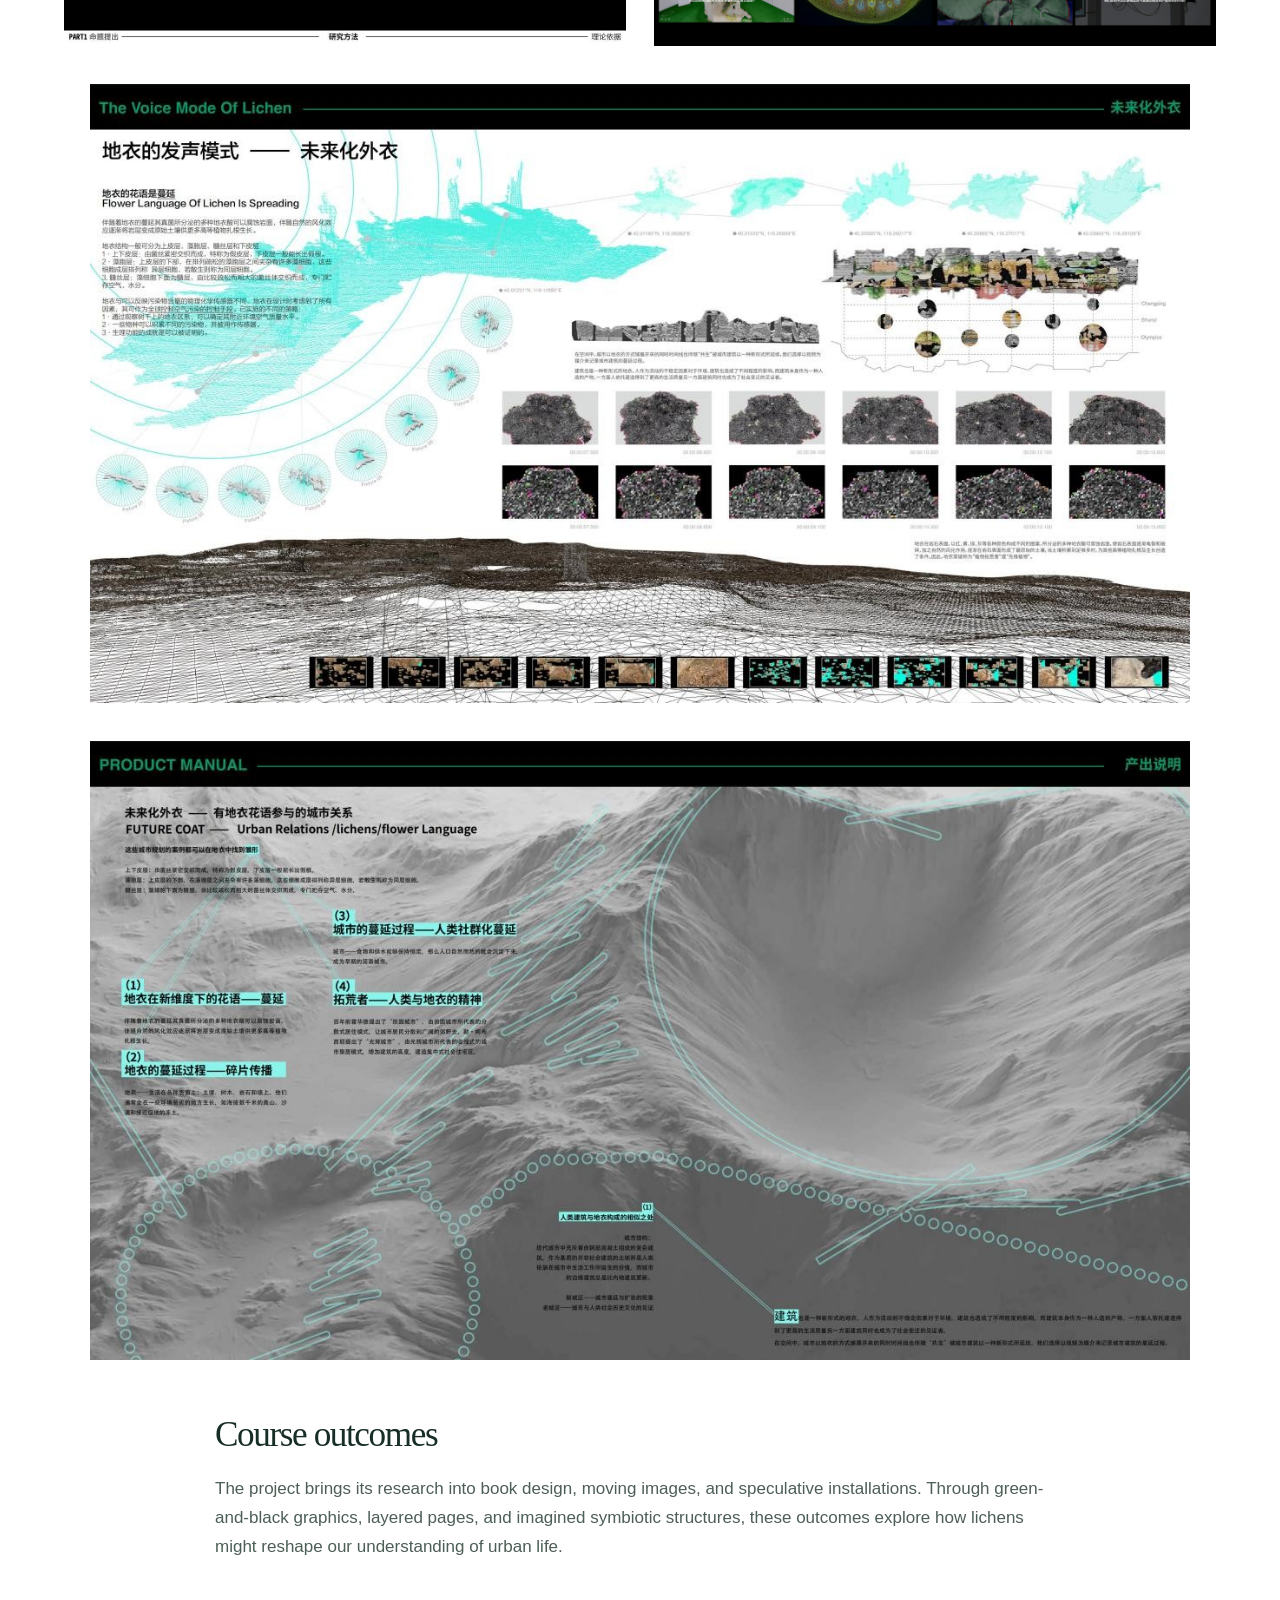
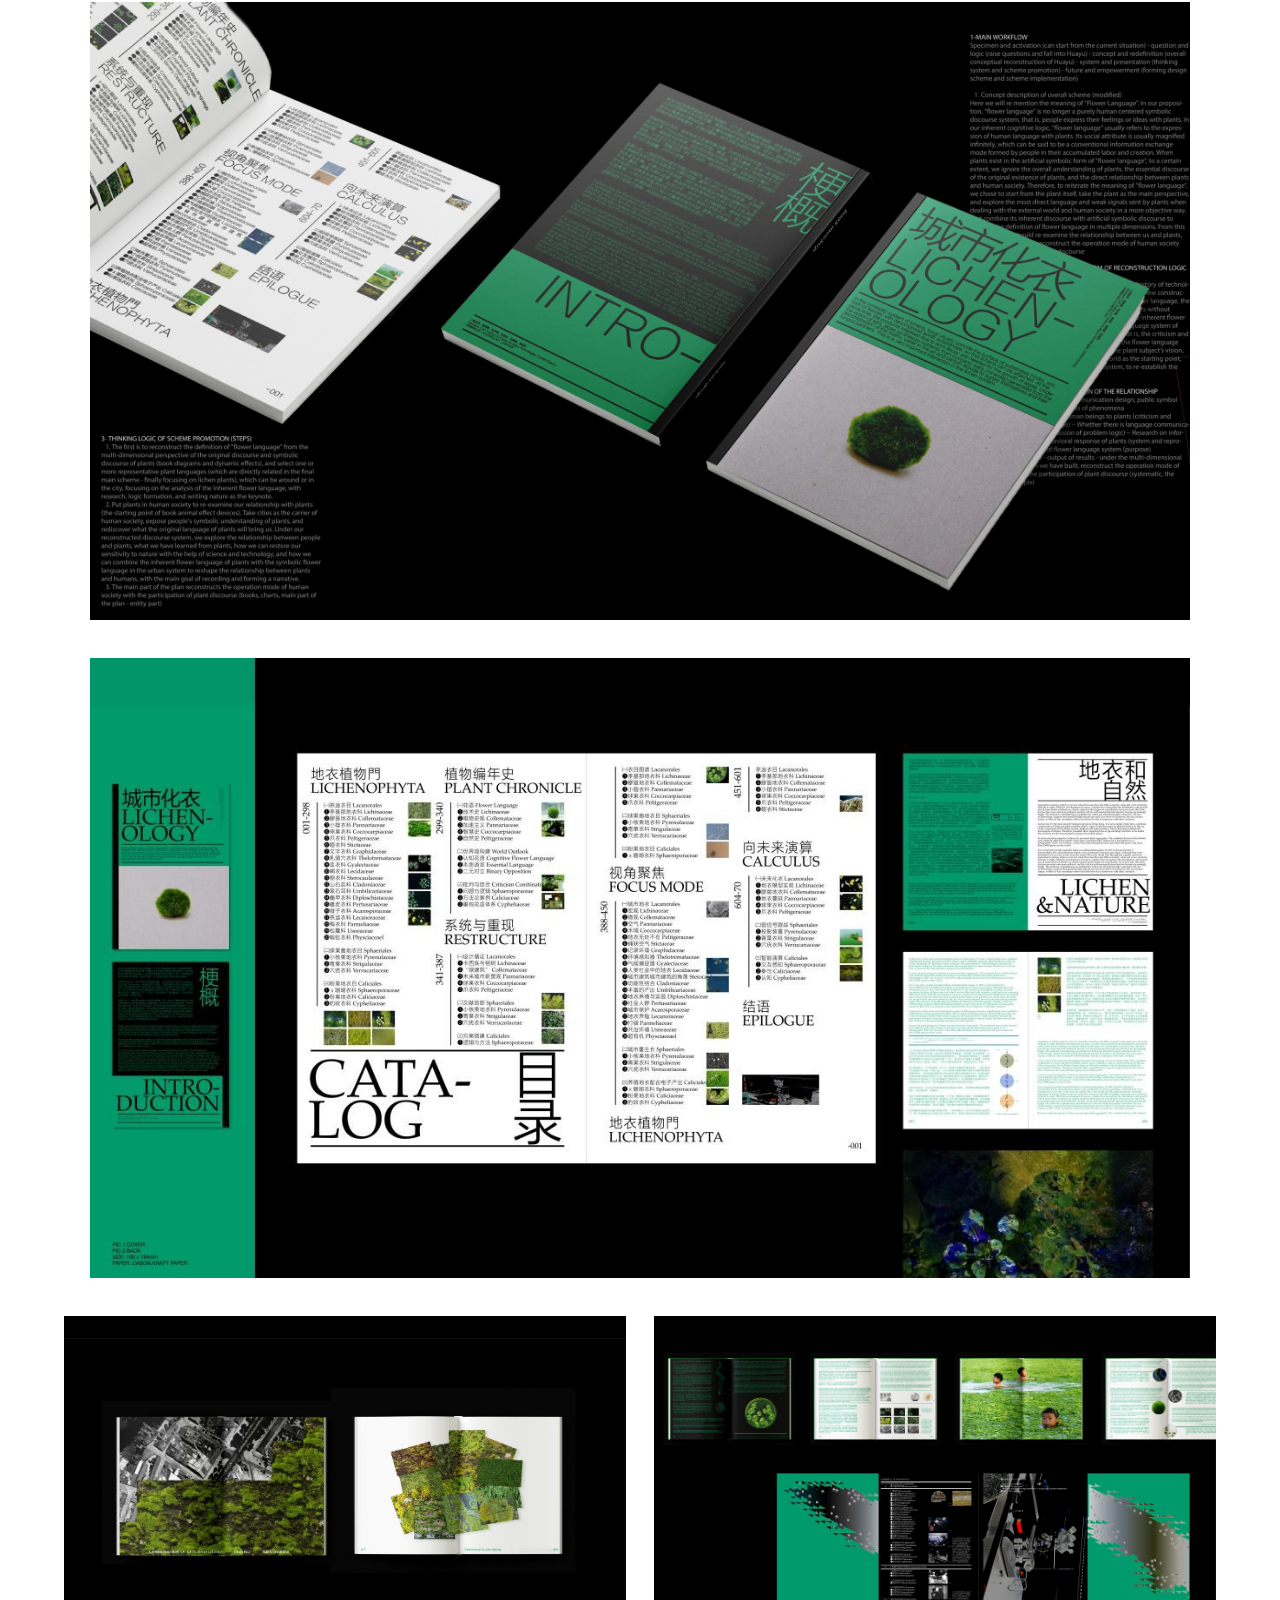
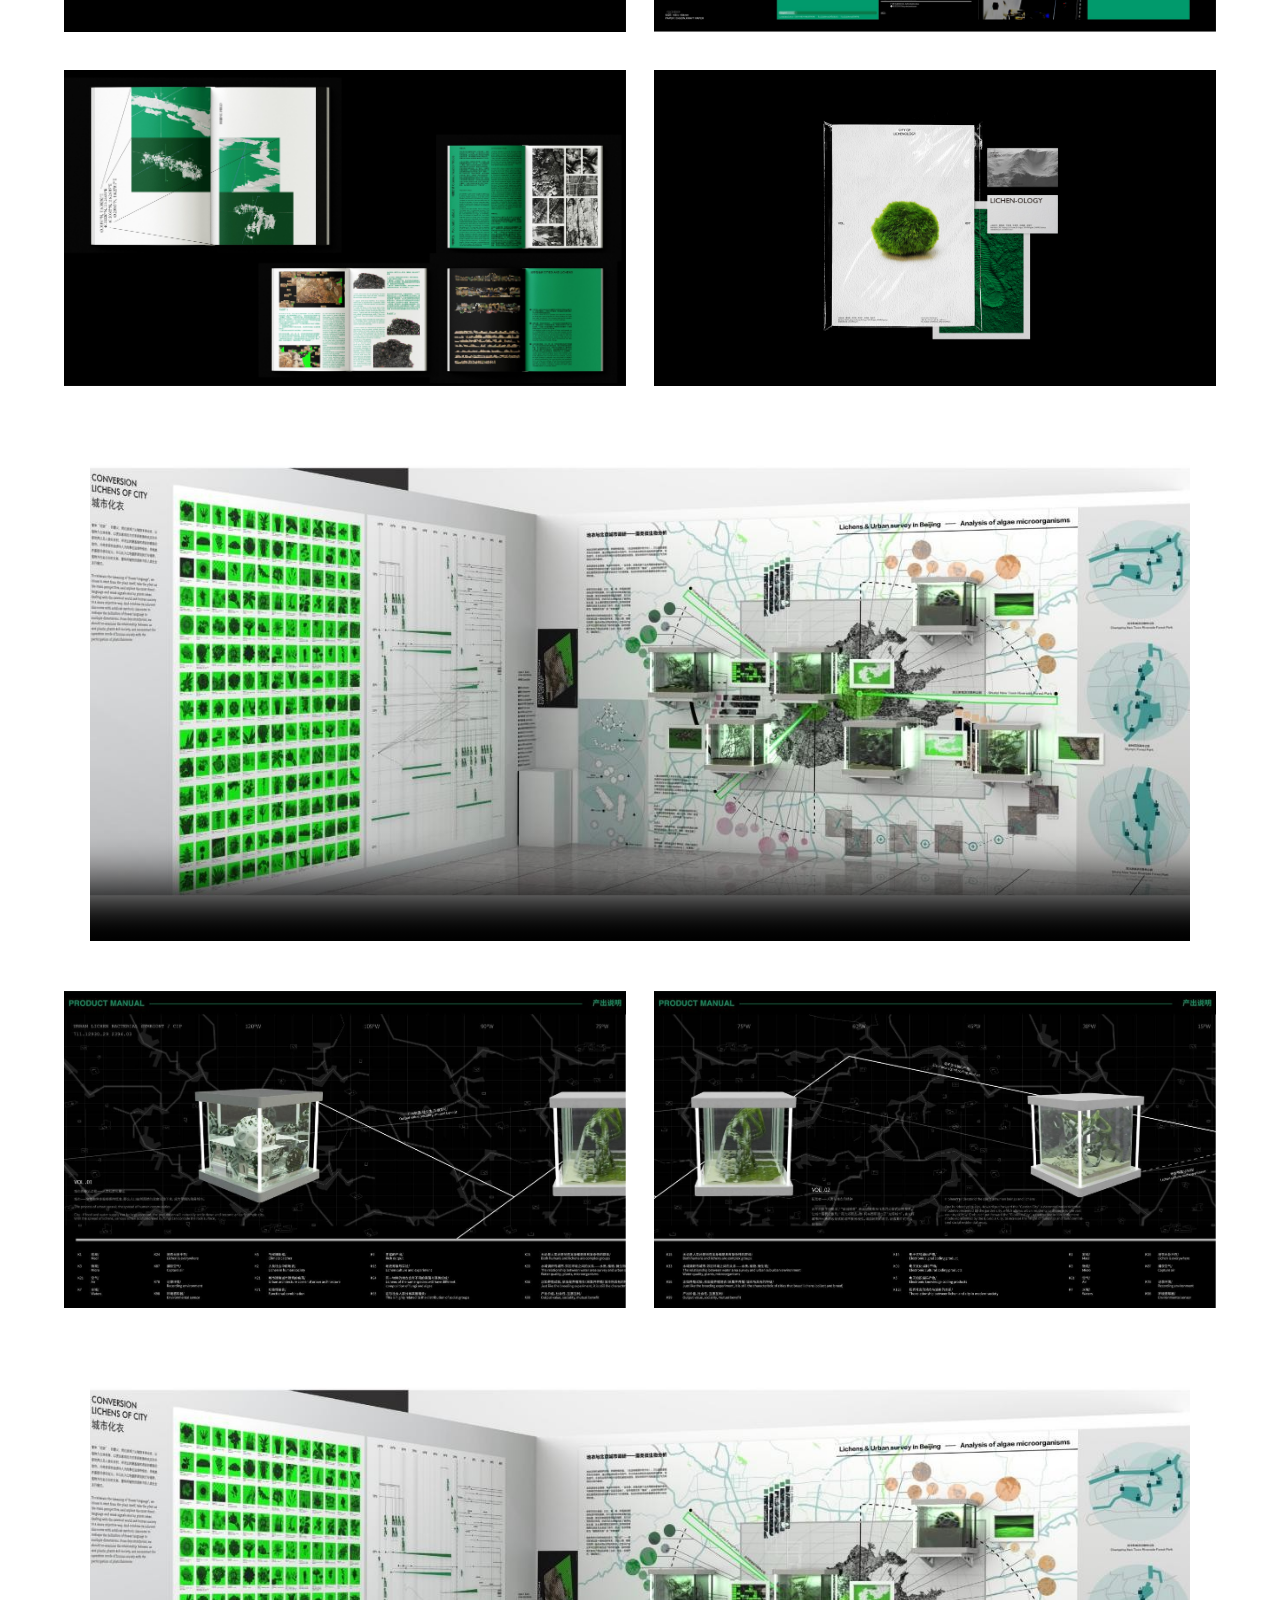
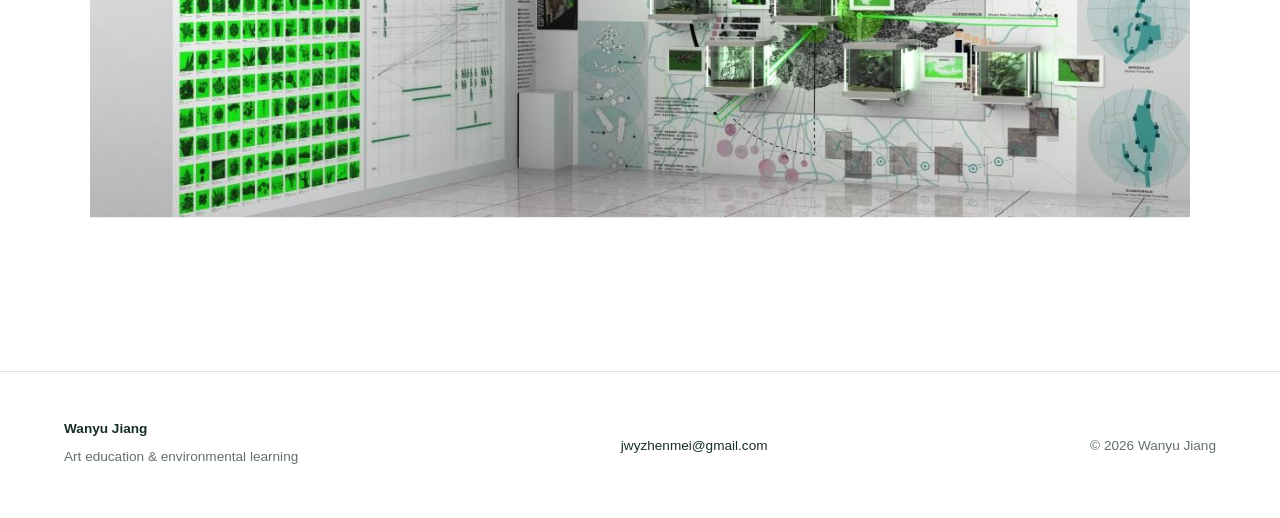
<file: conversion-lichens-of-city.html>
<!doctype html><html lang="en"><head><meta charset="utf-8"><meta name="viewport" content="width=device-width,initial-scale=1"><title>Conversion Lichens of City — Wanyu Jiang</title><meta name="description" content="Wanyu Jiang — researcher and educator working across art education, environmental learning, and human–nature relationships."><link rel="icon" href="data:image/svg+xml,%3Csvg xmlns='http://www.w3.org/2000/svg' viewBox='0 0 40 40'%3E%3Crect width='40' height='40' rx='20' fill='%231b4438'/%3E%3Ctext x='20' y='27' text-anchor='middle' font-family='Georgia' font-size='25' fill='white'%3EW%3C/text%3E%3C/svg%3E"><link rel="stylesheet" href="style.css"><script src="script.js" defer></script></head><body><a class="skip" href="#main">Skip to content</a><header><a class="brand" href="index.html">Wanyu Jiang<span>Art · Education · Ecology</span></a><button class="menu-toggle" aria-expanded="false" aria-controls="navigation">Menu</button><nav id="navigation" aria-label="Main navigation"><a href="index.html">Home</a><a href="research.html">Research</a><a aria-current="page" href="projects.html">Projects</a><a href="about.html">About</a><a href="cv.html">CV</a></nav></header><main id="main"><section class="page-head"><a class="text-link" href="projects.html">← All projects</a><p class="eyebrow">Ecological Crisis Design course · Group project · School of Design</p><h1>Conversion Lichens of City</h1></section><figure class="original-image"><img src="assets/conversion-lichens-of-city-1.jpg" width="2400" height="1350" alt="Conversion Lichens of City — project documentation 1" loading="lazy"></figure><section class="section"><div class="reading-copy"><p>In the midst of urban life, do we still notice the scent of grass, or let our gaze linger on a leaf? As cities expand, nature can seem increasingly distant. This group project takes the city as a setting for human society and reconsiders our relationships with other living beings by reinterpreting the “language of flowers.”</p><p>Here, this language extends beyond human symbolism—the use of plants to express our own emotions and ideas. We turn instead to lichens, easily overlooked symbiotic life forms, and ask how their responses to surrounding conditions might be understood as subtle signals. Taking their perspective as a design starting point, we explore ways of attending to those signals within urban environments.</p><p>Through books, moving images, and physical installations, the project brings these responses into dialogue with human symbolic language. It reimagines how we understand lichens and asks what urban life might become if more-than-human perspectives could participate in the ways society operates.</p></div></section><section class="project-sequence"><div class="reading-copy"><h2>Preliminary research</h2><p>The research reconsiders the language of flowers through visual references, conceptual mapping, and studies of lichens in urban environments. These materials connect questions of symbolism and environmental response with a speculative approach to design.</p></div><figure class="original-image"><img src="assets/conversion-lichens-of-city-2.jpg" width="1267" height="713" alt="Conversion Lichens of City — project documentation 2" loading="lazy"></figure><div class="image-pair"><figure class="original-image"><img src="assets/conversion-lichens-of-city-3.jpg" width="1267" height="713" alt="Conversion Lichens of City — project documentation 3" loading="lazy"></figure><figure class="original-image"><img src="assets/conversion-lichens-of-city-8.jpg" width="1267" height="713" alt="Conversion Lichens of City — project documentation 8" loading="lazy"></figure></div><div class="image-pair"><figure class="original-image"><img src="assets/conversion-lichens-of-city-6.jpg" width="1266" height="886" alt="Conversion Lichens of City — project documentation 6" loading="lazy"></figure><figure class="original-image"><img src="assets/conversion-lichens-of-city-7.jpg" width="2400" height="1680" alt="Conversion Lichens of City — project documentation 7" loading="lazy"></figure></div><figure class="original-image"><img src="assets/conversion-lichens-of-city-9.jpg" width="1267" height="713" alt="Conversion Lichens of City — project documentation 9" loading="lazy"></figure><figure class="original-image"><img src="assets/conversion-lichens-of-city-10.jpg" width="1267" height="713" alt="Conversion Lichens of City — project documentation 10" loading="lazy"></figure><div class="reading-copy"><h2>Course outcomes</h2><p>The project brings its research into book design, moving images, and speculative installations. Through green-and-black graphics, layered pages, and imagined symbiotic structures, these outcomes explore how lichens might reshape our understanding of urban life.</p></div><figure class="original-image"><img src="assets/conversion-lichens-of-city-11.jpg" width="2400" height="1350" alt="Conversion Lichens of City — project documentation 11" loading="lazy"></figure><figure class="original-image"><img src="assets/conversion-lichens-of-city-12.jpg" width="1267" height="713" alt="Conversion Lichens of City — project documentation 12" loading="lazy"></figure><div class="image-pair"><figure class="original-image"><img src="assets/conversion-lichens-of-city-13.jpg" width="1267" height="713" alt="Conversion Lichens of City — project documentation 13" loading="lazy"></figure><figure class="original-image"><img src="assets/conversion-lichens-of-city-14.jpg" width="2400" height="1350" alt="Conversion Lichens of City — project documentation 14" loading="lazy"></figure></div><div class="image-pair"><figure class="original-image"><img src="assets/conversion-lichens-of-city-15.jpg" width="2400" height="1350" alt="Conversion Lichens of City — project documentation 15" loading="lazy"></figure><figure class="original-image"><img style="aspect-ratio:2400 / 1350;height:auto;object-fit:contain;background:#000" src="assets/conversion-lichens-of-city-16.jpg" width="2400" height="1680" alt="Conversion Lichens of City — project documentation 16" loading="lazy"></figure></div><figure class="video-block"><video controls playsinline preload="none" poster="assets/conversion-lichens-of-city-19.jpg" aria-label="Lichens project film"><source src="assets/lichens-exhibition.webm?v=2" type="video/webm"><source src="assets/lichens-exhibition.mp4?v=2" type="video/mp4"></video></figure><div class="image-pair"><figure class="original-image"><img src="assets/conversion-lichens-of-city-17.jpg" width="1267" height="713" alt="Conversion Lichens of City — project documentation 17" loading="lazy"></figure><figure class="original-image"><img src="assets/conversion-lichens-of-city-18.jpg" width="1267" height="713" alt="Conversion Lichens of City — project documentation 18" loading="lazy"></figure></div><figure class="original-image"><img src="assets/conversion-lichens-of-city-19.jpg" width="1267" height="596" alt="Conversion Lichens of City — project documentation 19" loading="lazy"></figure></section></main><footer><div><strong>Wanyu Jiang</strong><p>Art education & environmental learning</p></div><a href="mailto:jwyzhenmei@gmail.com">jwyzhenmei@gmail.com</a><span>© 2026 Wanyu Jiang</span></footer></body></html>
</file>
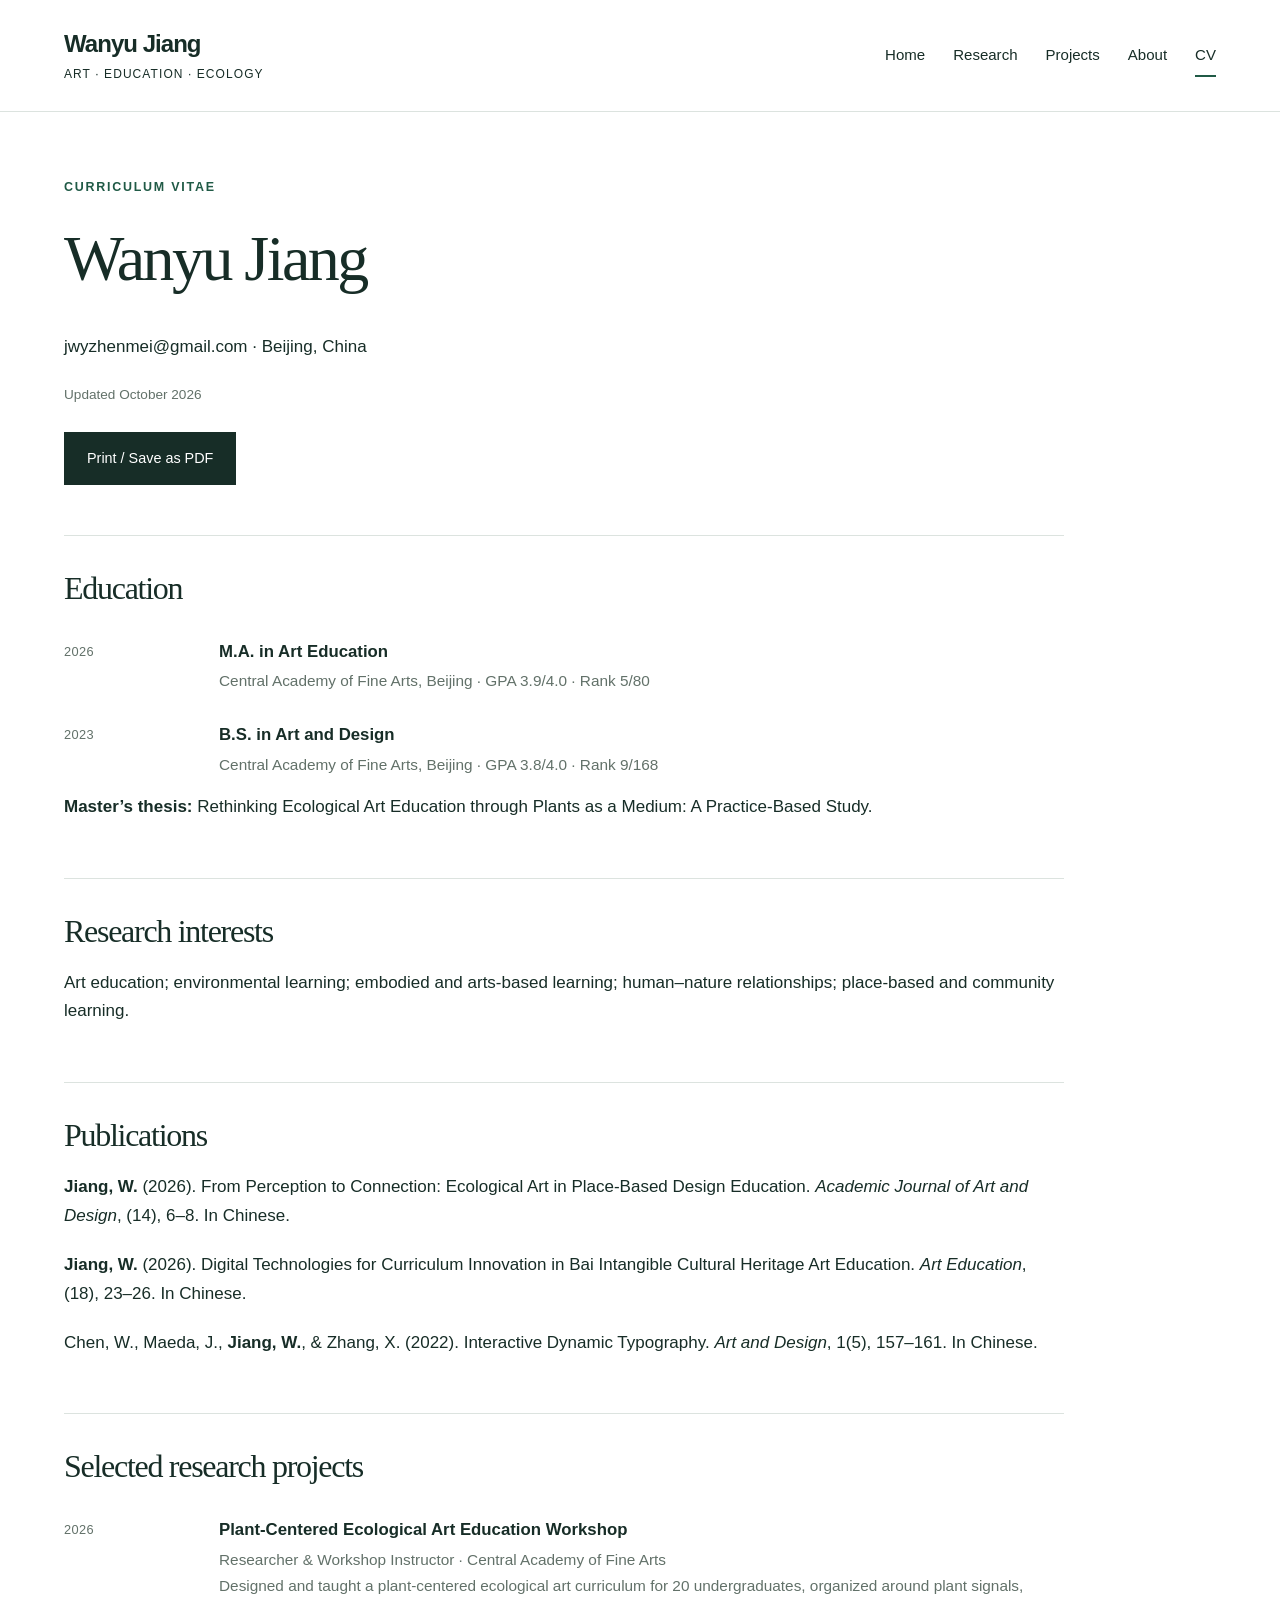
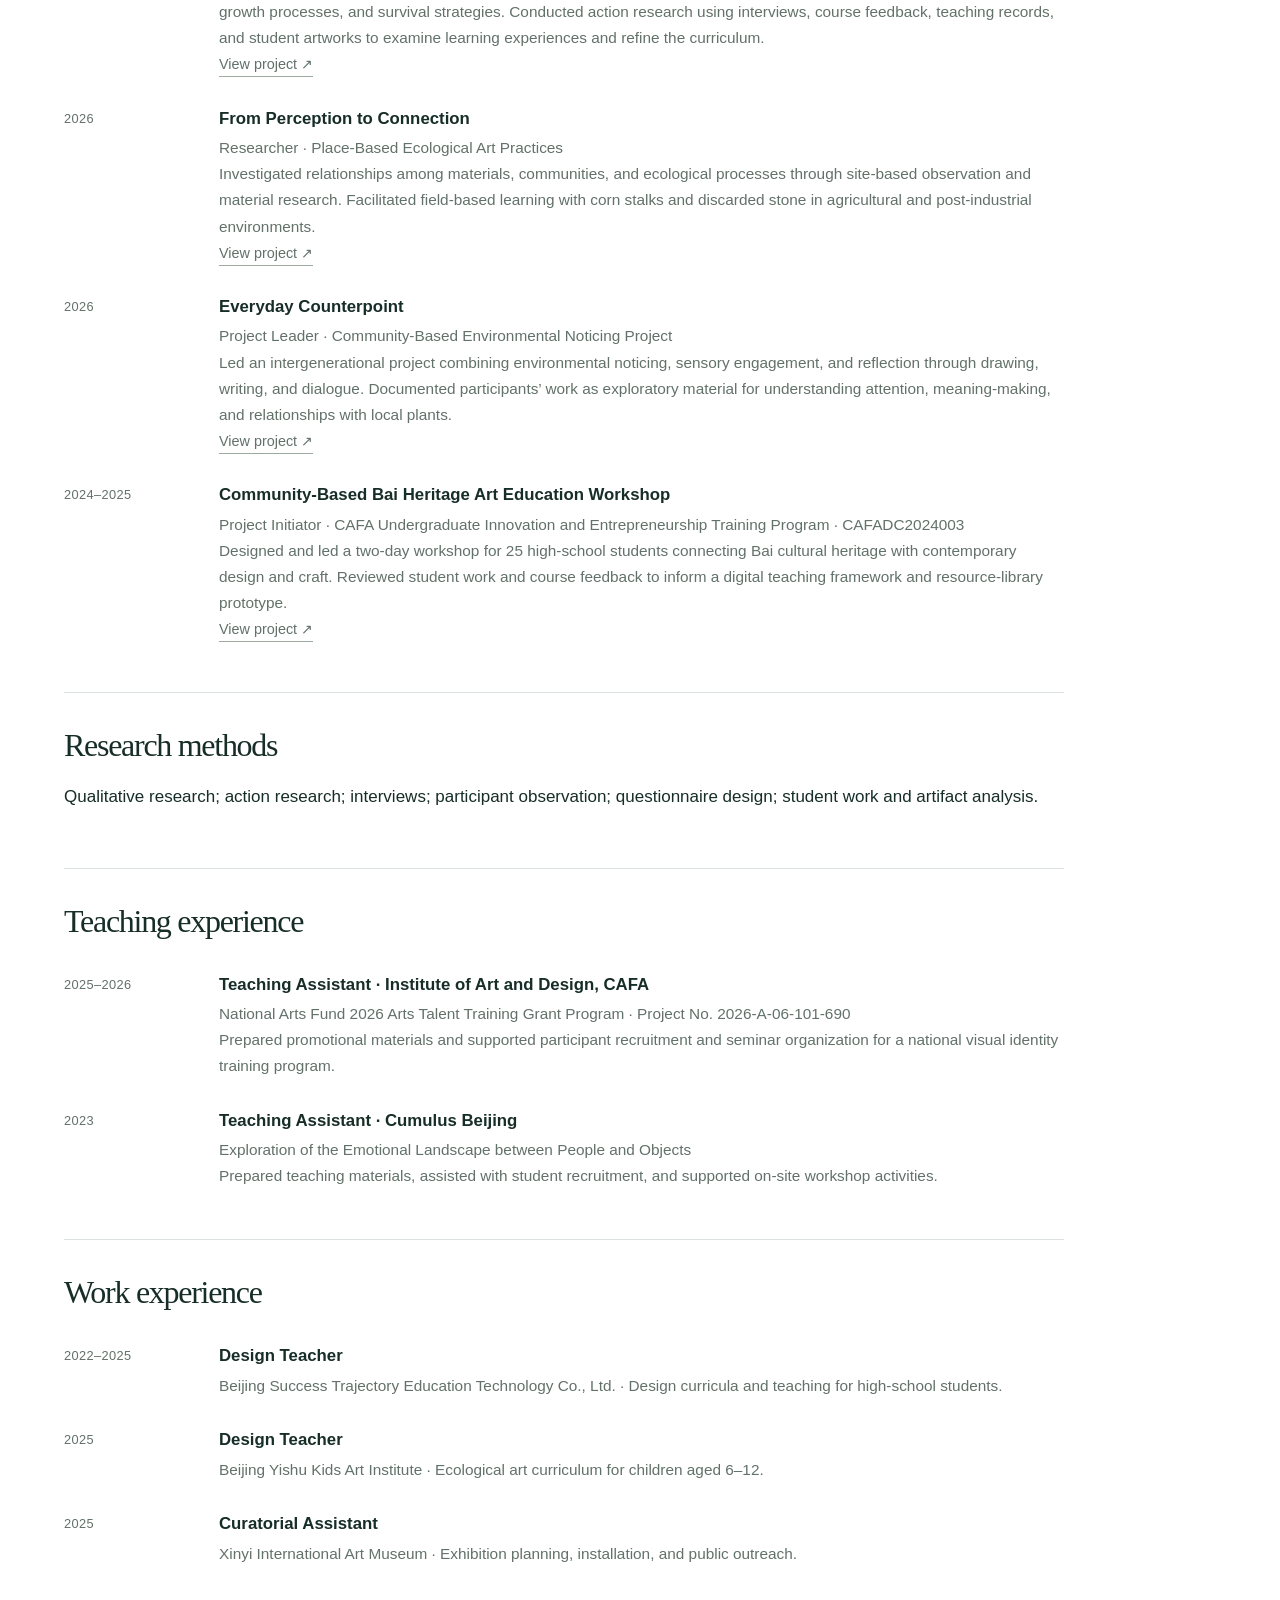
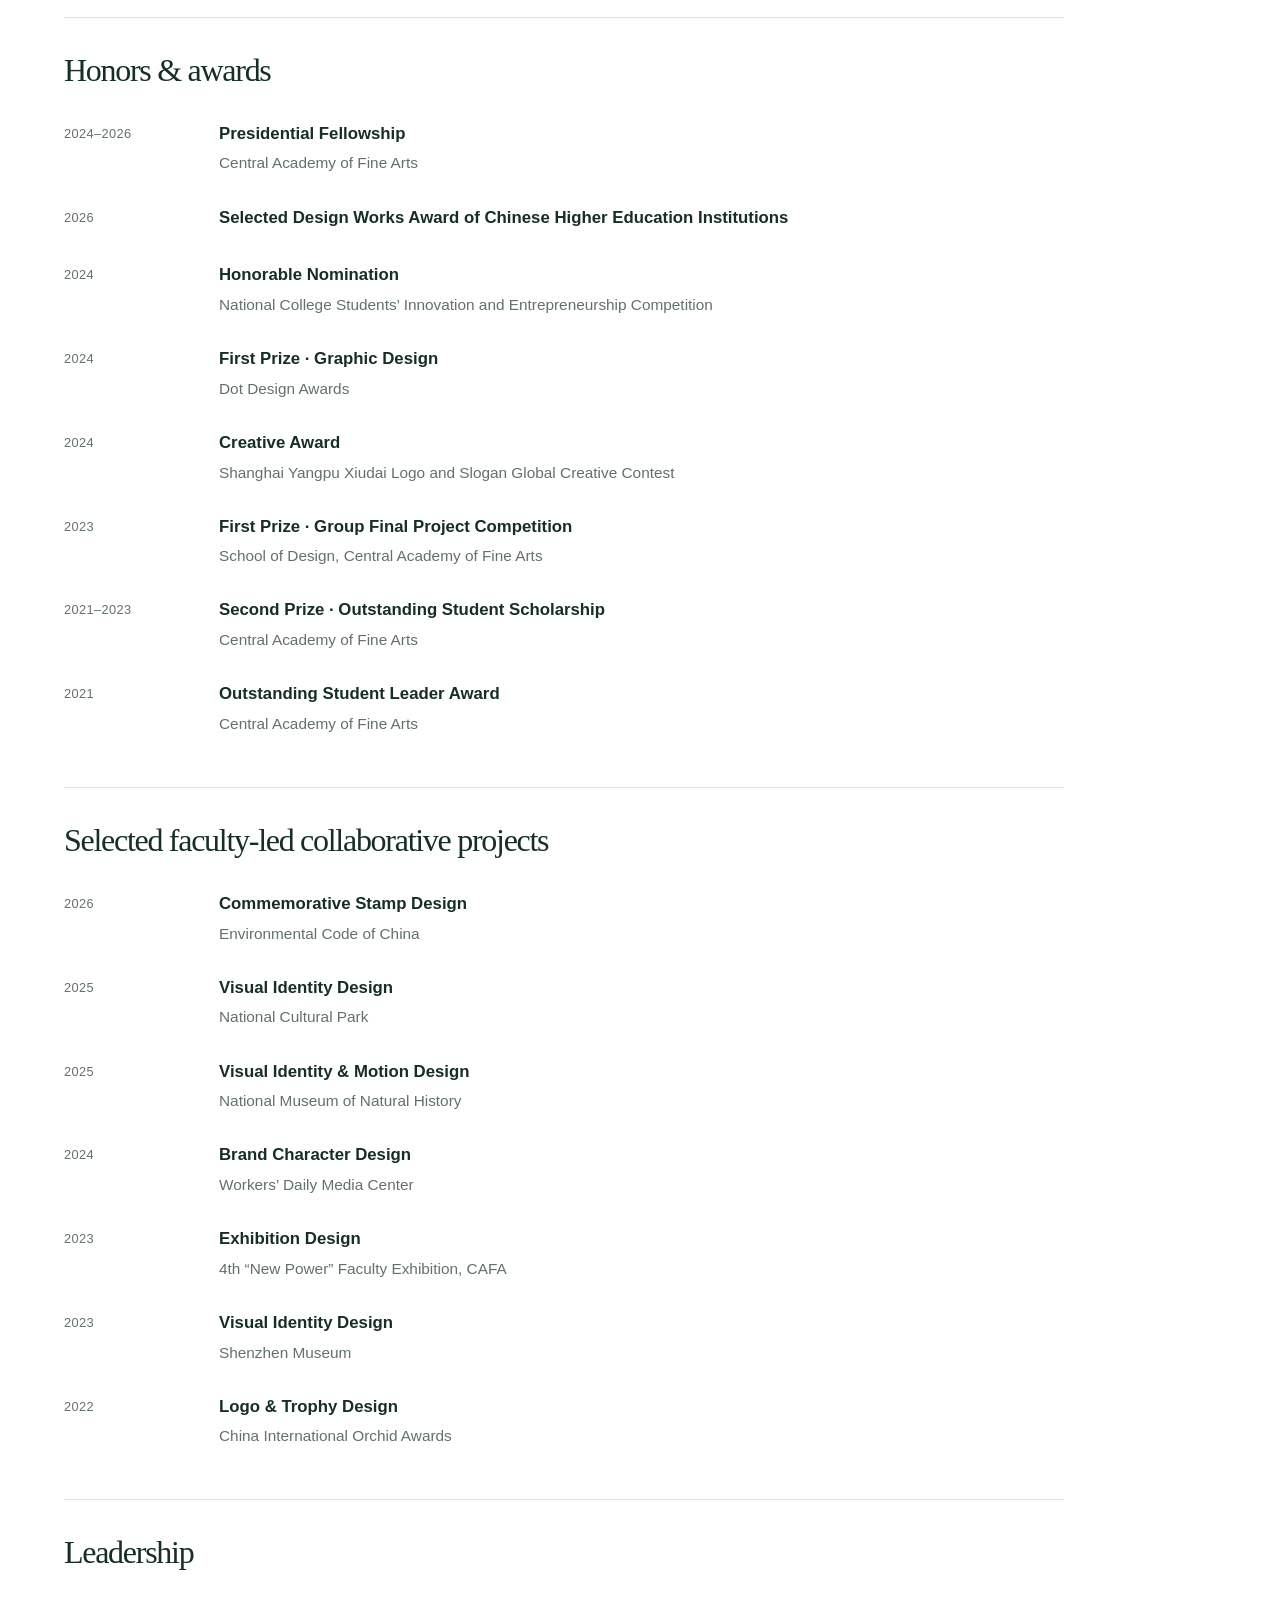
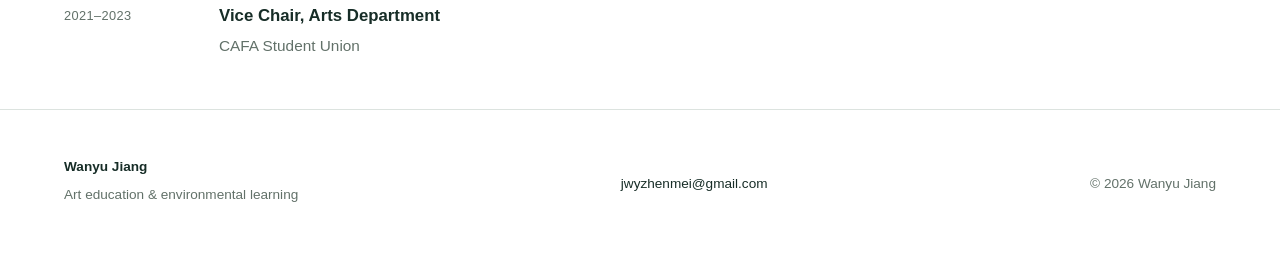
<file: cv.html>
<!doctype html><html lang="en"><head><meta charset="utf-8"><meta name="viewport" content="width=device-width,initial-scale=1"><title>CV — Wanyu Jiang</title><meta name="description" content="Wanyu Jiang — researcher and educator working across art education, environmental learning, and human–nature relationships."><link rel="icon" href="data:image/svg+xml,%3Csvg xmlns='http://www.w3.org/2000/svg' viewBox='0 0 40 40'%3E%3Crect width='40' height='40' rx='20' fill='%231b4438'/%3E%3Ctext x='20' y='27' text-anchor='middle' font-family='Georgia' font-size='25' fill='white'%3EW%3C/text%3E%3C/svg%3E"><link rel="stylesheet" href="style.css"><script src="script.js" defer></script></head><body><a class="skip" href="#main">Skip to content</a><header><a class="brand" href="index.html">Wanyu Jiang<span>Art · Education · Ecology</span></a><button class="menu-toggle" aria-expanded="false" aria-controls="navigation">Menu</button><nav id="navigation" aria-label="Main navigation"><a href="index.html">Home</a><a href="research.html">Research</a><a href="projects.html">Projects</a><a href="about.html">About</a><a aria-current="page" href="cv.html">CV</a></nav></header><main id="main"><section class="page-head"><p class="eyebrow">Curriculum vitae</p><h1>Wanyu Jiang</h1><p><a href="mailto:jwyzhenmei@gmail.com">jwyzhenmei@gmail.com</a> · Beijing, China</p><p class="muted">Updated October 2026</p><button class="button print-button" onclick="window.print()">Print / Save as PDF</button></section><section class="cv-section"><h2>Education</h2><div class="cv-row"><span class="meta">2026</span><div><h3>M.A. in Art Education</h3><p>Central Academy of Fine Arts, Beijing · GPA 3.9/4.0 · Rank 5/80</p></div></div><div class="cv-row"><span class="meta">2023</span><div><h3>B.S. in Art and Design</h3><p>Central Academy of Fine Arts, Beijing · GPA 3.8/4.0 · Rank 9/168</p></div></div><p><strong>Master’s thesis:</strong> Rethinking Ecological Art Education through Plants as a Medium: A Practice-Based Study.</p></section><section class="cv-section"><h2>Research interests</h2><p>Art education; environmental learning; embodied and arts-based learning; human–nature relationships; place-based and community learning.</p></section><section class="cv-section"><h2>Publications</h2><p><strong>Jiang, W.</strong> (2026). From Perception to Connection: Ecological Art in Place-Based Design Education. <em>Academic Journal of Art and Design</em>, (14), 6–8. In Chinese.</p><p><strong>Jiang, W.</strong> (2026). Digital Technologies for Curriculum Innovation in Bai Intangible Cultural Heritage Art Education. <em>Art Education</em>, (18), 23–26. In Chinese.</p><p>Chen, W., Maeda, J., <strong>Jiang, W.</strong>, &amp; Zhang, X. (2022). Interactive Dynamic Typography. <em>Art and Design</em>, 1(5), 157–161. In Chinese.</p></section><section class="cv-section"><h2>Selected research projects</h2><div class="cv-row"><span class="meta">2026</span><div><h3>Plant-Centered Ecological Art Education Workshop</h3><p>Researcher &amp; Workshop Instructor · Central Academy of Fine Arts</p><p>Designed and taught a plant-centered ecological art curriculum for 20 undergraduates, organized around plant signals, growth processes, and survival strategies. Conducted action research using interviews, course feedback, teaching records, and student artworks to examine learning experiences and refine the curriculum.</p><p><a class="text-link" href="the-plant-cup.html">View project ↗</a></p></div></div><div class="cv-row"><span class="meta">2026</span><div><h3>From Perception to Connection</h3><p>Researcher · Place-Based Ecological Art Practices</p><p>Investigated relationships among materials, communities, and ecological processes through site-based observation and material research. Facilitated field-based learning with corn stalks and discarded stone in agricultural and post-industrial environments.</p><p><a class="text-link" href="place-based-learning.html">View project ↗</a></p></div></div><div class="cv-row"><span class="meta">2026</span><div><h3>Everyday Counterpoint</h3><p>Project Leader · Community-Based Environmental Noticing Project</p><p>Led an intergenerational project combining environmental noticing, sensory engagement, and reflection through drawing, writing, and dialogue. Documented participants’ work as exploratory material for understanding attention, meaning-making, and relationships with local plants.</p><p><a class="text-link" href="everyday-counterpoint.html">View project ↗</a></p></div></div><div class="cv-row"><span class="meta">2024–2025</span><div><h3>Community-Based Bai Heritage Art Education Workshop</h3><p>Project Initiator · CAFA Undergraduate Innovation and Entrepreneurship Training Program · CAFADC2024003</p><p>Designed and led a two-day workshop for 25 high-school students connecting Bai cultural heritage with contemporary design and craft. Reviewed student work and course feedback to inform a digital teaching framework and resource-library prototype.</p><p><a class="text-link" href="bai-heritage.html">View project ↗</a></p></div></div></section><section class="cv-section"><h2>Research methods</h2><p>Qualitative research; action research; interviews; participant observation; questionnaire design; student work and artifact analysis.</p></section><section class="cv-section"><h2>Teaching experience</h2><div class="cv-row"><span class="meta">2025–2026</span><div><h3>Teaching Assistant · Institute of Art and Design, CAFA</h3><p>National Arts Fund 2026 Arts Talent Training Grant Program · Project No. 2026-A-06-101-690</p><p>Prepared promotional materials and supported participant recruitment and seminar organization for a national visual identity training program.</p></div></div><div class="cv-row"><span class="meta">2023</span><div><h3>Teaching Assistant · Cumulus Beijing</h3><p>Exploration of the Emotional Landscape between People and Objects</p><p>Prepared teaching materials, assisted with student recruitment, and supported on-site workshop activities.</p></div></div></section><section class="cv-section"><h2>Work experience</h2><div class="cv-row"><span class="meta">2022–2025</span><div><h3>Design Teacher</h3><p>Beijing Success Trajectory Education Technology Co., Ltd. · Design curricula and teaching for high-school students.</p></div></div><div class="cv-row"><span class="meta">2025</span><div><h3>Design Teacher</h3><p>Beijing Yishu Kids Art Institute · Ecological art curriculum for children aged 6–12.</p></div></div><div class="cv-row"><span class="meta">2025</span><div><h3>Curatorial Assistant</h3><p>Xinyi International Art Museum · Exhibition planning, installation, and public outreach.</p></div></div></section><section class="cv-section"><h2>Honors & awards</h2><div class="cv-row"><span class="meta">2024–2026</span><div><h3>Presidential Fellowship</h3><p>Central Academy of Fine Arts</p></div></div><div class="cv-row"><span class="meta">2026</span><div><h3>Selected Design Works Award of Chinese Higher Education Institutions</h3></div></div><div class="cv-row"><span class="meta">2024</span><div><h3>Honorable Nomination</h3><p>National College Students’ Innovation and Entrepreneurship Competition</p></div></div><div class="cv-row"><span class="meta">2024</span><div><h3>First Prize · Graphic Design</h3><p>Dot Design Awards</p></div></div><div class="cv-row"><span class="meta">2024</span><div><h3>Creative Award</h3><p>Shanghai Yangpu Xiudai Logo and Slogan Global Creative Contest</p></div></div><div class="cv-row"><span class="meta">2023</span><div><h3>First Prize · Group Final Project Competition</h3><p>School of Design, Central Academy of Fine Arts</p></div></div><div class="cv-row"><span class="meta">2021–2023</span><div><h3>Second Prize · Outstanding Student Scholarship</h3><p>Central Academy of Fine Arts</p></div></div><div class="cv-row"><span class="meta">2021</span><div><h3>Outstanding Student Leader Award</h3><p>Central Academy of Fine Arts</p></div></div></section><section class="cv-section"><h2>Selected faculty-led collaborative projects</h2><div class="cv-row"><span class="meta">2026</span><div><h3>Commemorative Stamp Design</h3><p>Environmental Code of China</p></div></div><div class="cv-row"><span class="meta">2025</span><div><h3>Visual Identity Design</h3><p>National Cultural Park</p></div></div><div class="cv-row"><span class="meta">2025</span><div><h3>Visual Identity & Motion Design</h3><p>National Museum of Natural History</p></div></div><div class="cv-row"><span class="meta">2024</span><div><h3>Brand Character Design</h3><p>Workers’ Daily Media Center</p></div></div><div class="cv-row"><span class="meta">2023</span><div><h3>Exhibition Design</h3><p>4th “New Power” Faculty Exhibition, CAFA</p></div></div><div class="cv-row"><span class="meta">2023</span><div><h3>Visual Identity Design</h3><p>Shenzhen Museum</p></div></div><div class="cv-row"><span class="meta">2022</span><div><h3>Logo & Trophy Design</h3><p>China International Orchid Awards</p></div></div></section><section class="cv-section"><h2>Leadership</h2><div class="cv-row"><span class="meta">2021–2023</span><div><h3>Vice Chair, Arts Department</h3><p>CAFA Student Union</p></div></div></section></main><footer><div><strong>Wanyu Jiang</strong><p>Art education & environmental learning</p></div><a href="mailto:jwyzhenmei@gmail.com">jwyzhenmei@gmail.com</a><span>© 2026 Wanyu Jiang</span></footer></body></html>
</file>
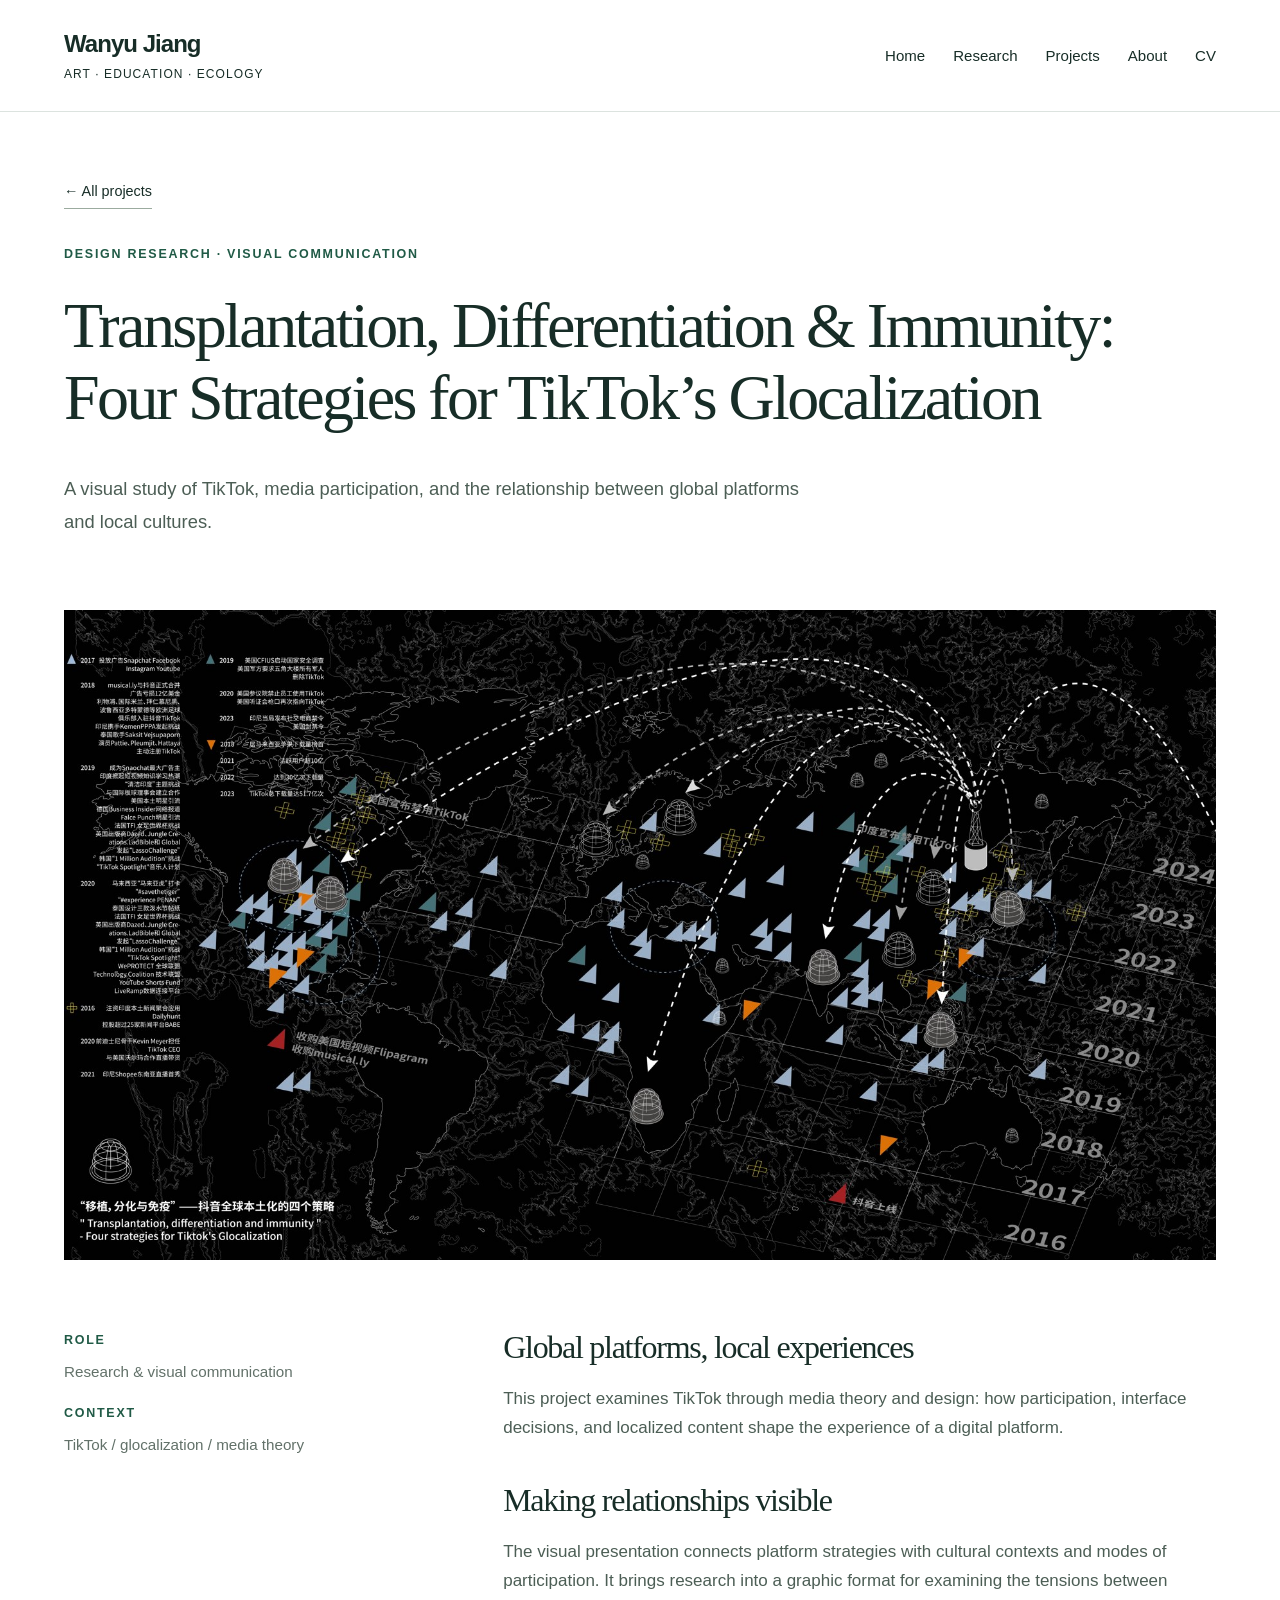
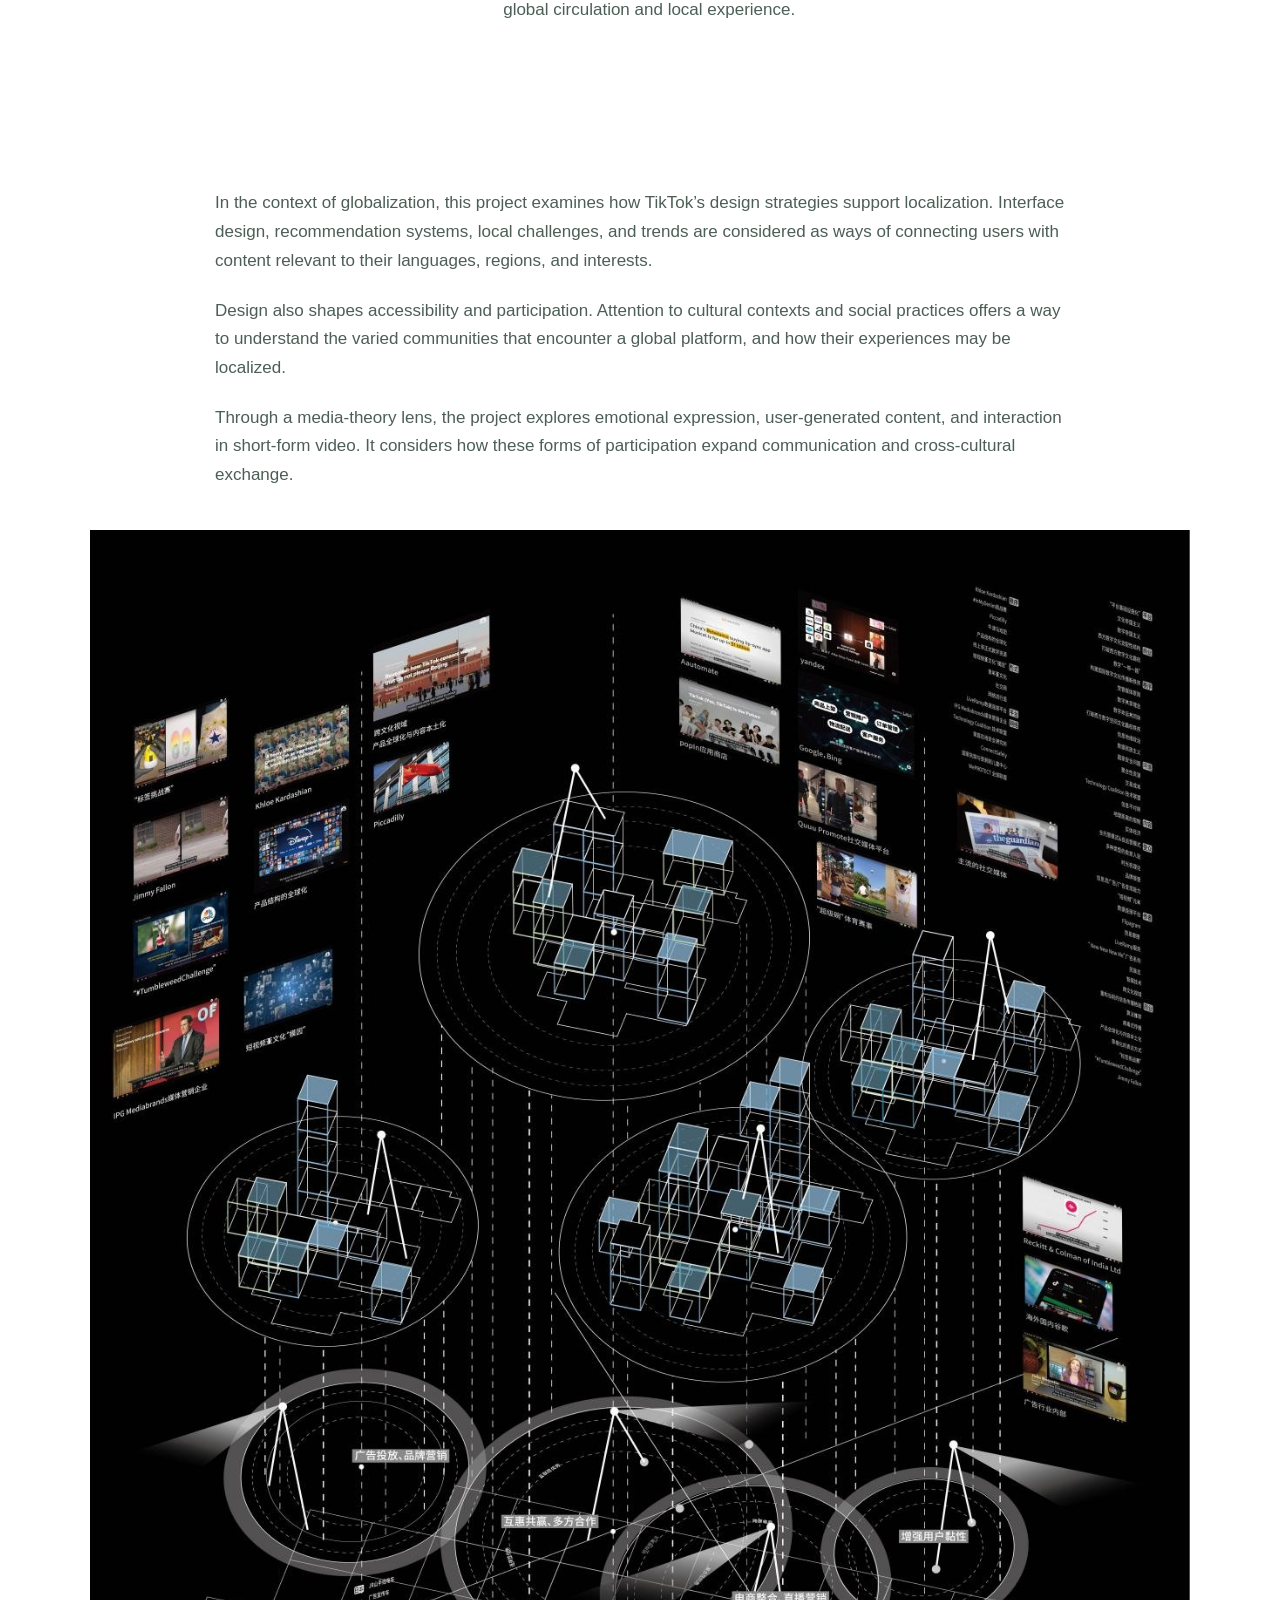
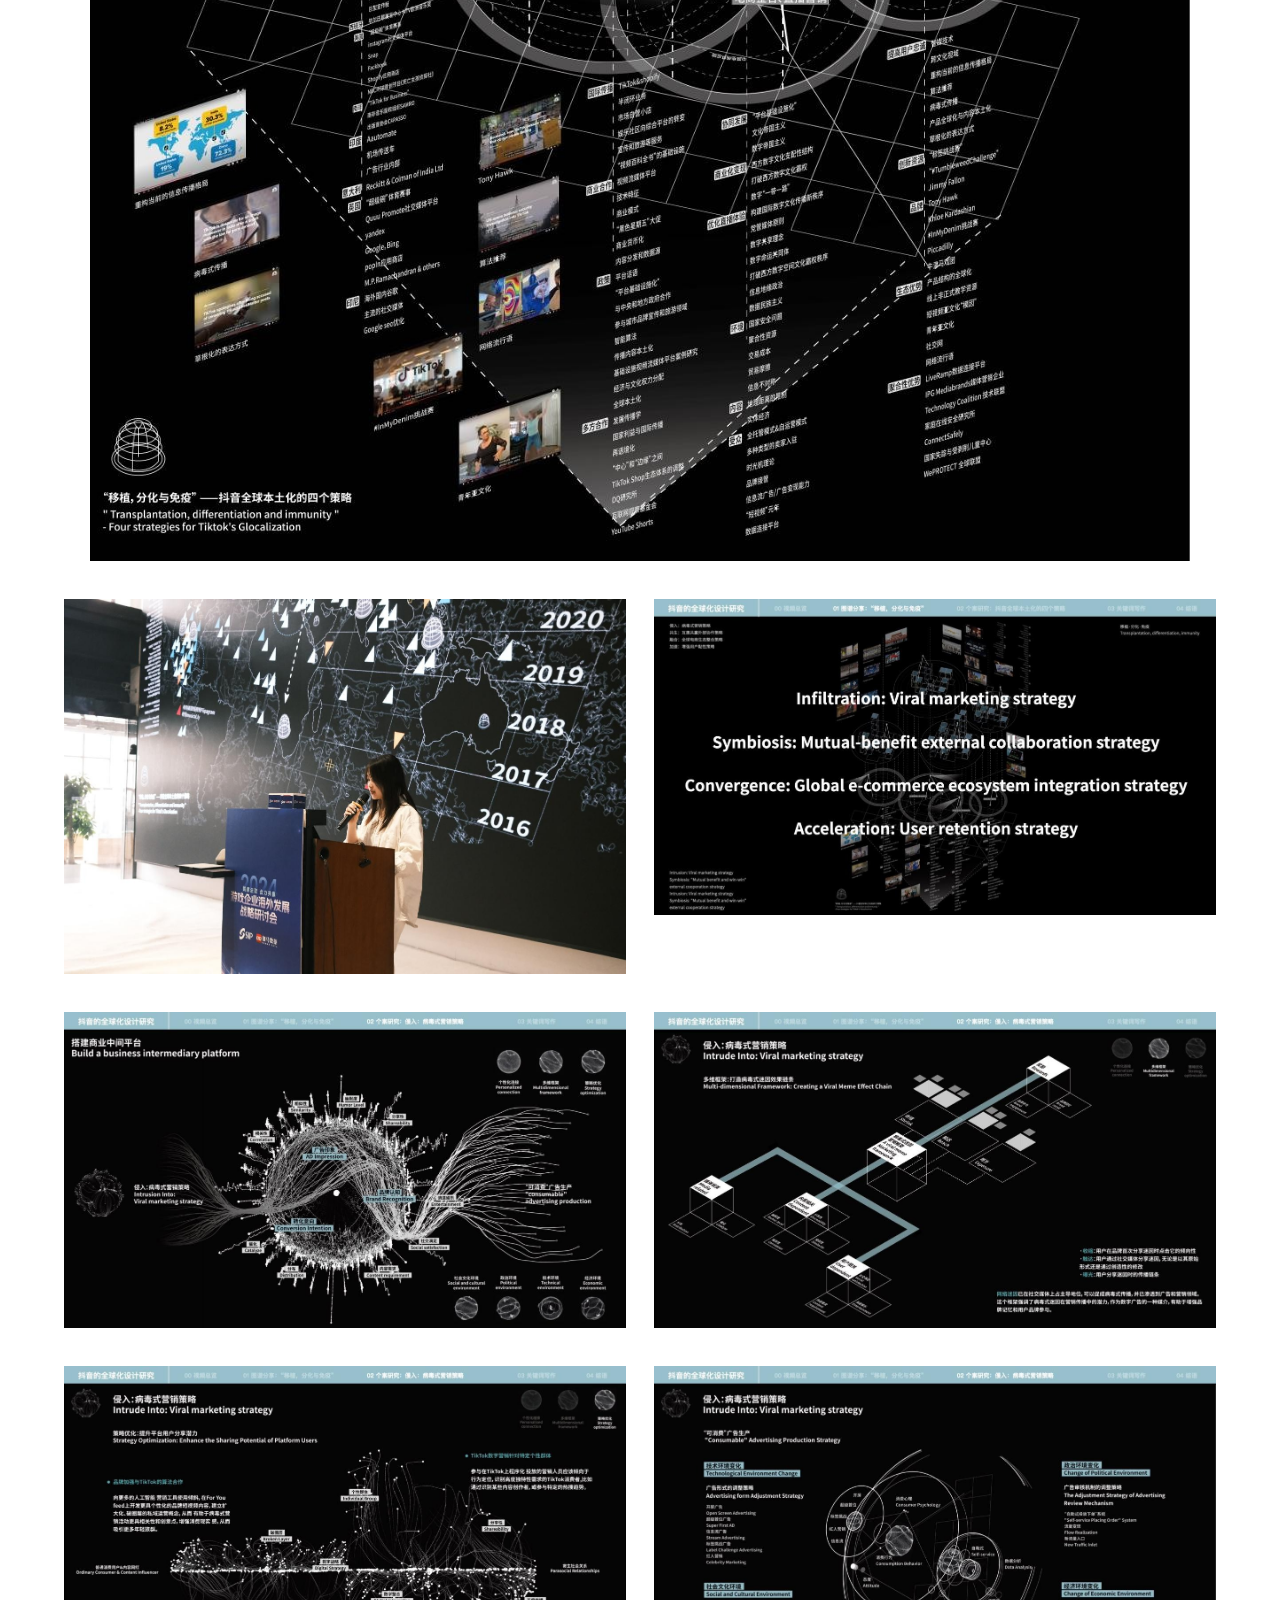
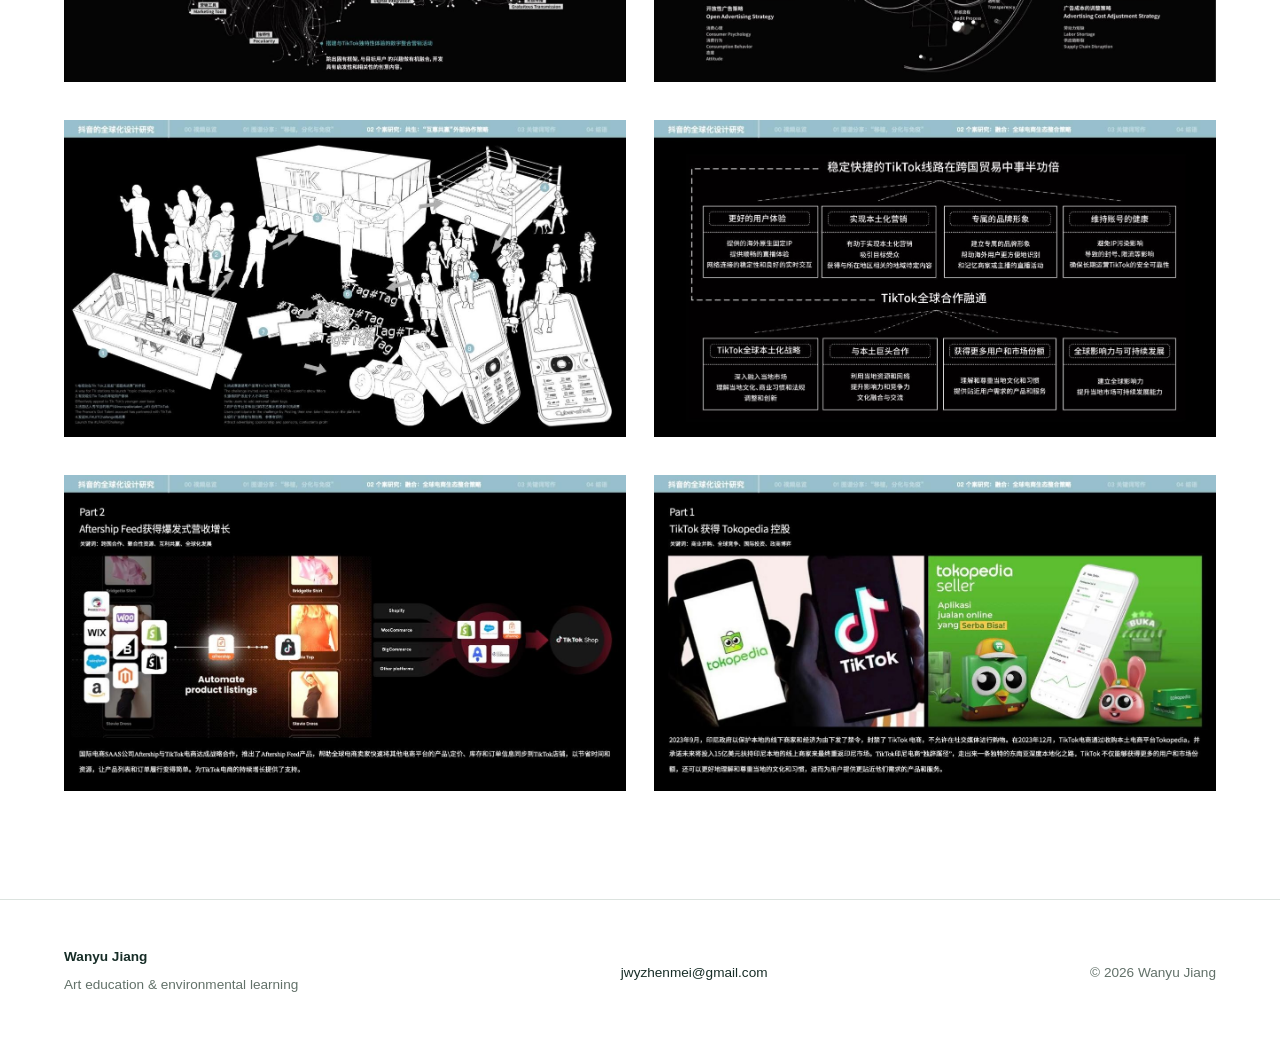
<file: douyin-glocalization.html>
<!doctype html><html lang="en"><head><meta charset="utf-8"><meta name="viewport" content="width=device-width,initial-scale=1"><title>Transplantation, Differentiation & Immunity: Four Strategies for TikTok’s Glocalization — Wanyu Jiang</title><meta name="description" content="Wanyu Jiang — researcher and educator working across art education, environmental learning, and human–nature relationships."><link rel="icon" href="data:image/svg+xml,%3Csvg xmlns='http://www.w3.org/2000/svg' viewBox='0 0 40 40'%3E%3Crect width='40' height='40' rx='20' fill='%231b4438'/%3E%3Ctext x='20' y='27' text-anchor='middle' font-family='Georgia' font-size='25' fill='white'%3EW%3C/text%3E%3C/svg%3E"><link rel="stylesheet" href="style.css"><script src="script.js" defer></script></head><body><a class="skip" href="#main">Skip to content</a><header><a class="brand" href="index.html">Wanyu Jiang<span>Art · Education · Ecology</span></a><button class="menu-toggle" aria-expanded="false" aria-controls="navigation">Menu</button><nav id="navigation" aria-label="Main navigation"><a href="index.html">Home</a><a href="research.html">Research</a><a href="projects.html">Projects</a><a href="about.html">About</a><a href="cv.html">CV</a></nav></header><main id="main"><section class="page-head"><a class="text-link" href="projects.html">← All projects</a><p class="eyebrow">Design research · Visual communication</p><h1>Transplantation, Differentiation & Immunity: Four Strategies for TikTok’s Glocalization</h1><p class="intro">A visual study of TikTok, media participation, and the relationship between global platforms and local cultures.</p></section><figure class="project-hero"><img class="" src="assets/image-2.jpg" alt="Transplantation, Differentiation &amp; Immunity" loading="lazy" width="1600" height="1100"></figure><div class="project-body"><aside><p class="eyebrow">Role</p><p>Research & visual communication</p><p class="eyebrow">Context</p><p>TikTok / glocalization / media theory</p></aside><article><section><h2>Global platforms, local experiences</h2><p>This project examines TikTok through media theory and design: how participation, interface decisions, and localized content shape the experience of a digital platform.</p></section><section><h2>Making relationships visible</h2><p>The visual presentation connects platform strategies with cultural contexts and modes of participation. It brings research into a graphic format for examining the tensions between global circulation and local experience.</p></section></article></div><section class="project-sequence"><div class="reading-copy"><p>In the context of globalization, this project examines how TikTok’s design strategies support localization. Interface design, recommendation systems, local challenges, and trends are considered as ways of connecting users with content relevant to their languages, regions, and interests.</p><p>Design also shapes accessibility and participation. Attention to cultural contexts and social practices offers a way to understand the varied communities that encounter a global platform, and how their experiences may be localized.</p><p>Through a media-theory lens, the project explores emotional expression, user-generated content, and interaction in short-form video. It considers how these forms of participation expand communication and cross-cultural exchange.</p></div><figure class="original-image"><img src="assets/feedback-image45.jpg" width="1262" height="1871" alt="Project documentation, image 45" loading="lazy"></figure><div class="image-pair"><figure class="original-image"><img src="assets/feedback-image46.jpg" width="1267" height="845" alt="Project documentation, image 46" loading="lazy"></figure><figure class="original-image"><img src="assets/feedback-image47.jpg" width="1267" height="713" alt="Project documentation, image 47" loading="lazy"></figure></div><div class="image-pair"><figure class="original-image"><img src="assets/feedback-image48.jpg" width="1267" height="713" alt="Project documentation, image 48" loading="lazy"></figure><figure class="original-image"><img src="assets/feedback-image49.jpg" width="1267" height="713" alt="Project documentation, image 49" loading="lazy"></figure></div><div class="image-pair"><figure class="original-image"><img src="assets/feedback-image50.jpg" width="1267" height="713" alt="Project documentation, image 50" loading="lazy"></figure><figure class="original-image"><img src="assets/feedback-image51.jpg" width="1267" height="713" alt="Project documentation, image 51" loading="lazy"></figure></div><div class="image-pair"><figure class="original-image"><img src="assets/feedback-image52.jpg" width="1267" height="713" alt="Project documentation, image 52" loading="lazy"></figure><figure class="original-image"><img src="assets/feedback-image53.jpg" width="1267" height="713" alt="Project documentation, image 53" loading="lazy"></figure></div><div class="image-pair"><figure class="original-image"><img src="assets/feedback-image54.jpg" width="1267" height="713" alt="Project documentation, image 54" loading="lazy"></figure><figure class="original-image"><img src="assets/feedback-image55.jpg" width="1267" height="713" alt="Project documentation, image 55" loading="lazy"></figure></div></section></main><footer><div><strong>Wanyu Jiang</strong><p>Art education & environmental learning</p></div><a href="mailto:jwyzhenmei@gmail.com">jwyzhenmei@gmail.com</a><span>© 2026 Wanyu Jiang</span></footer></body></html>
</file>
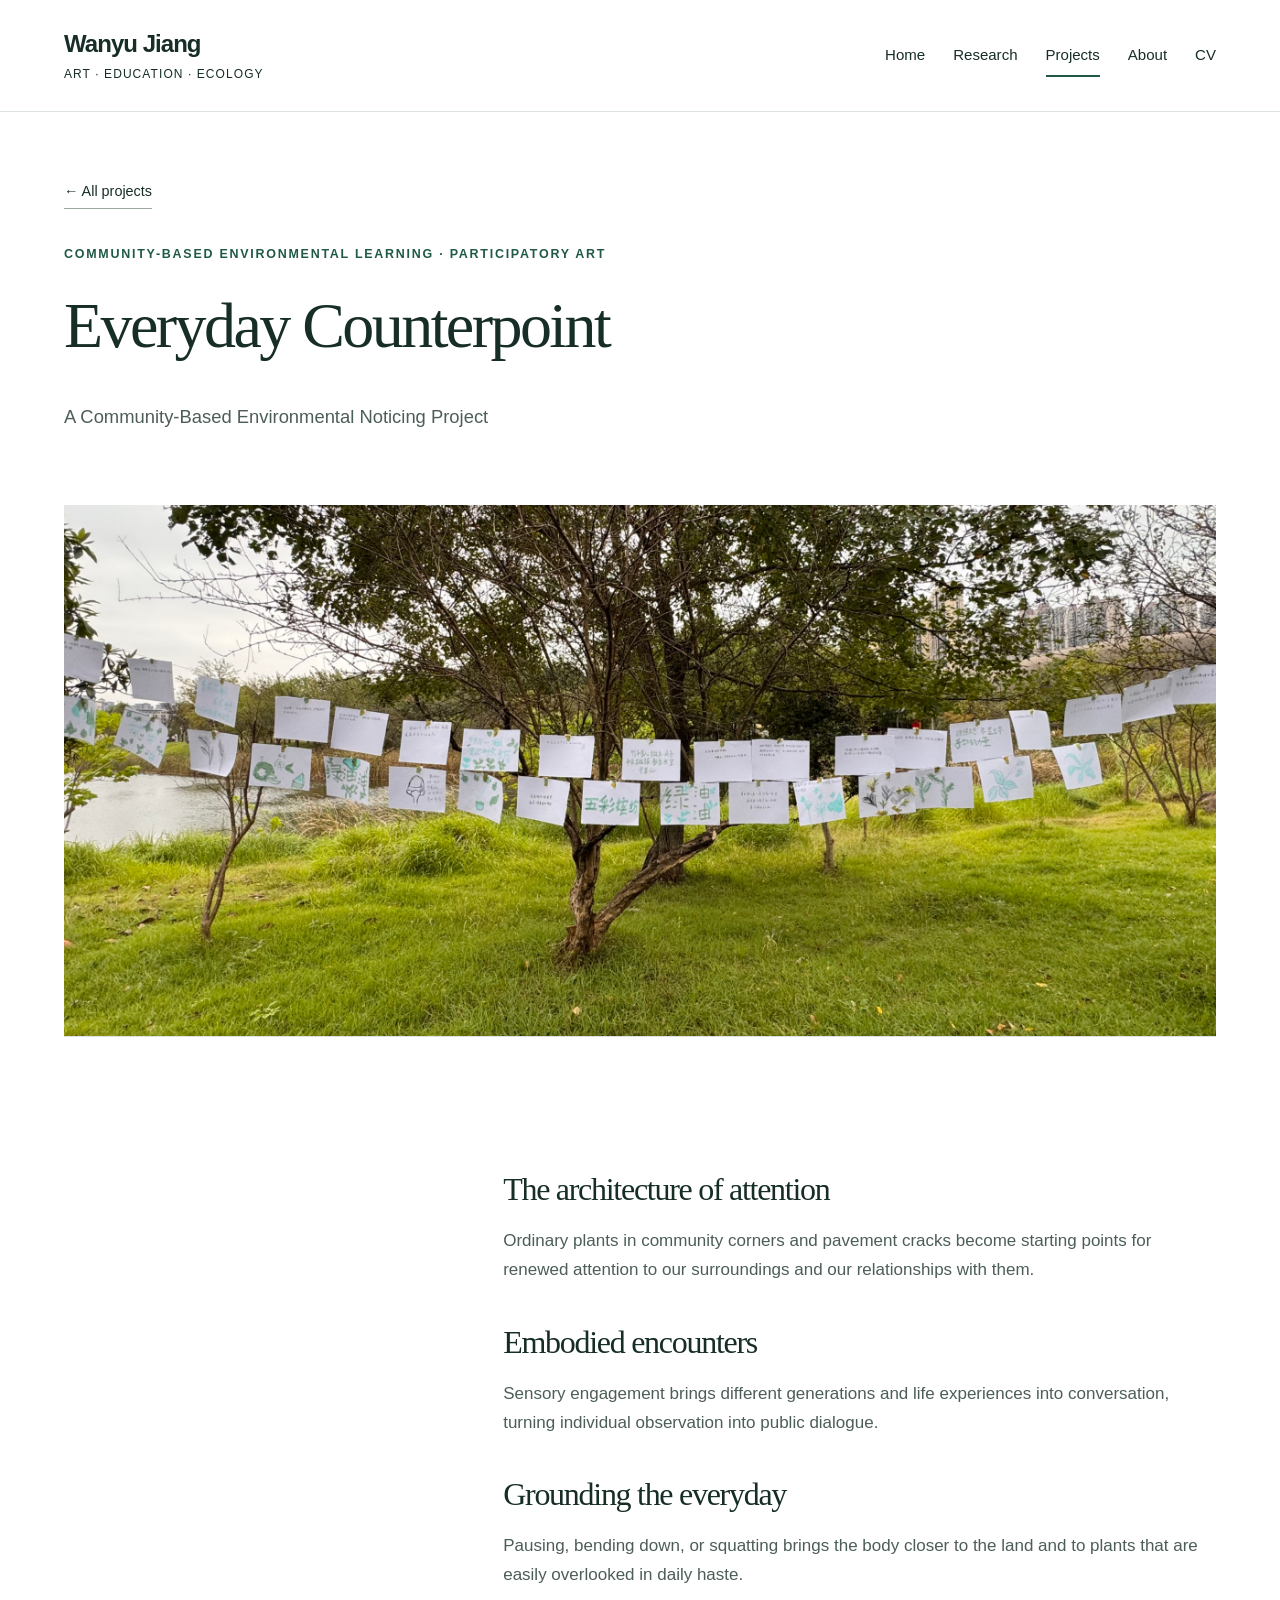
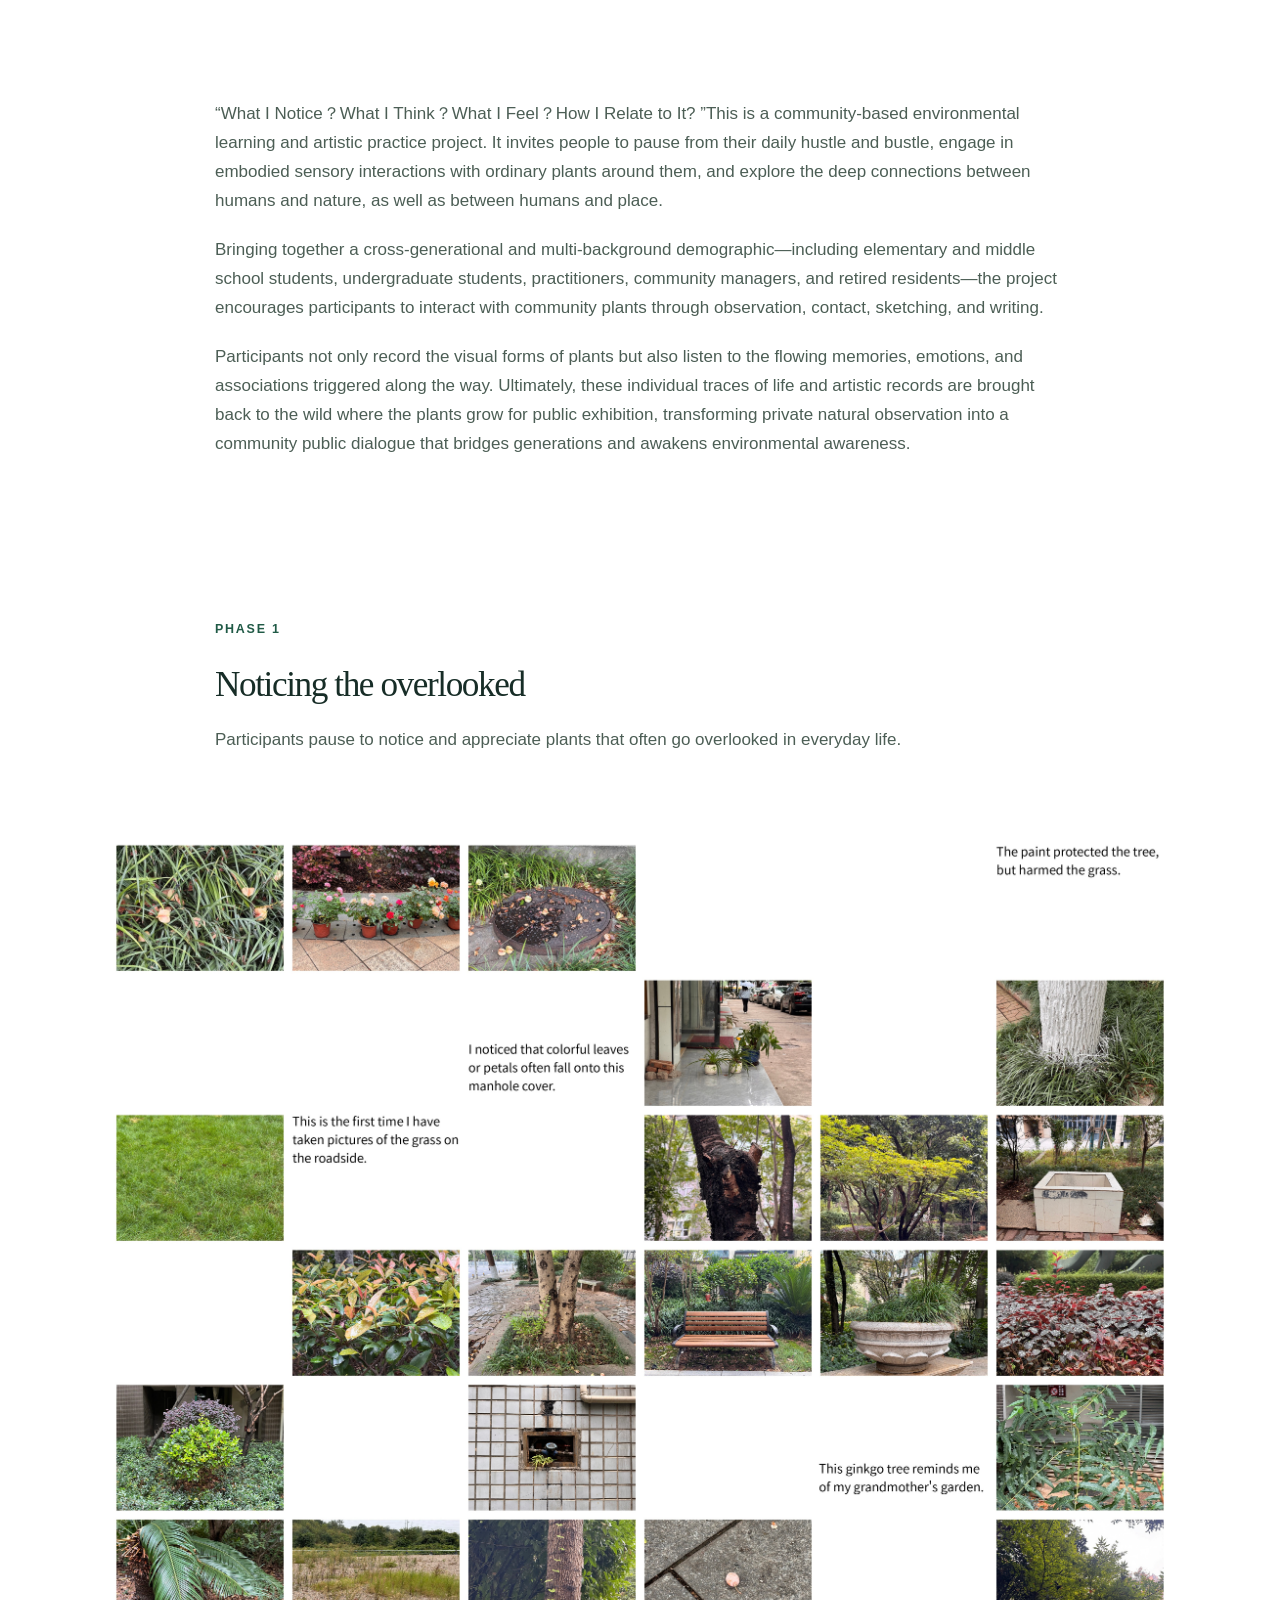
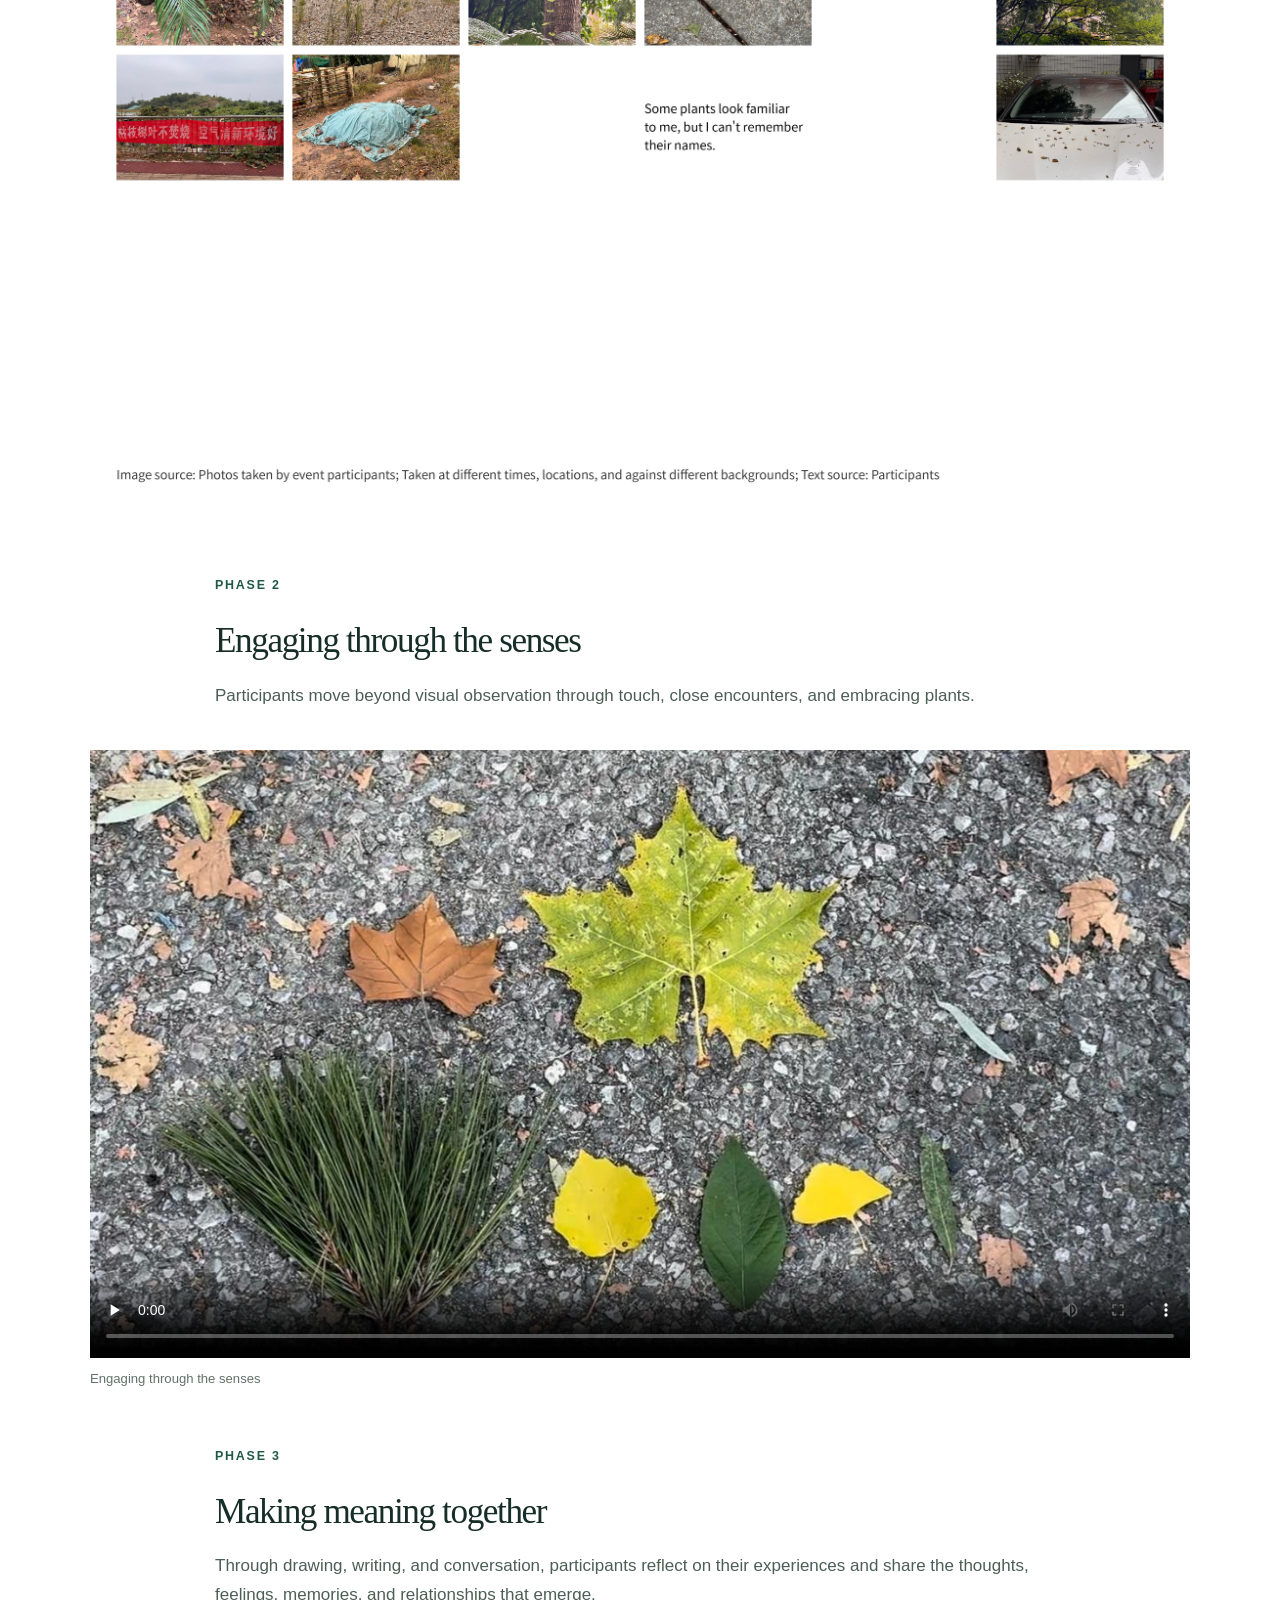
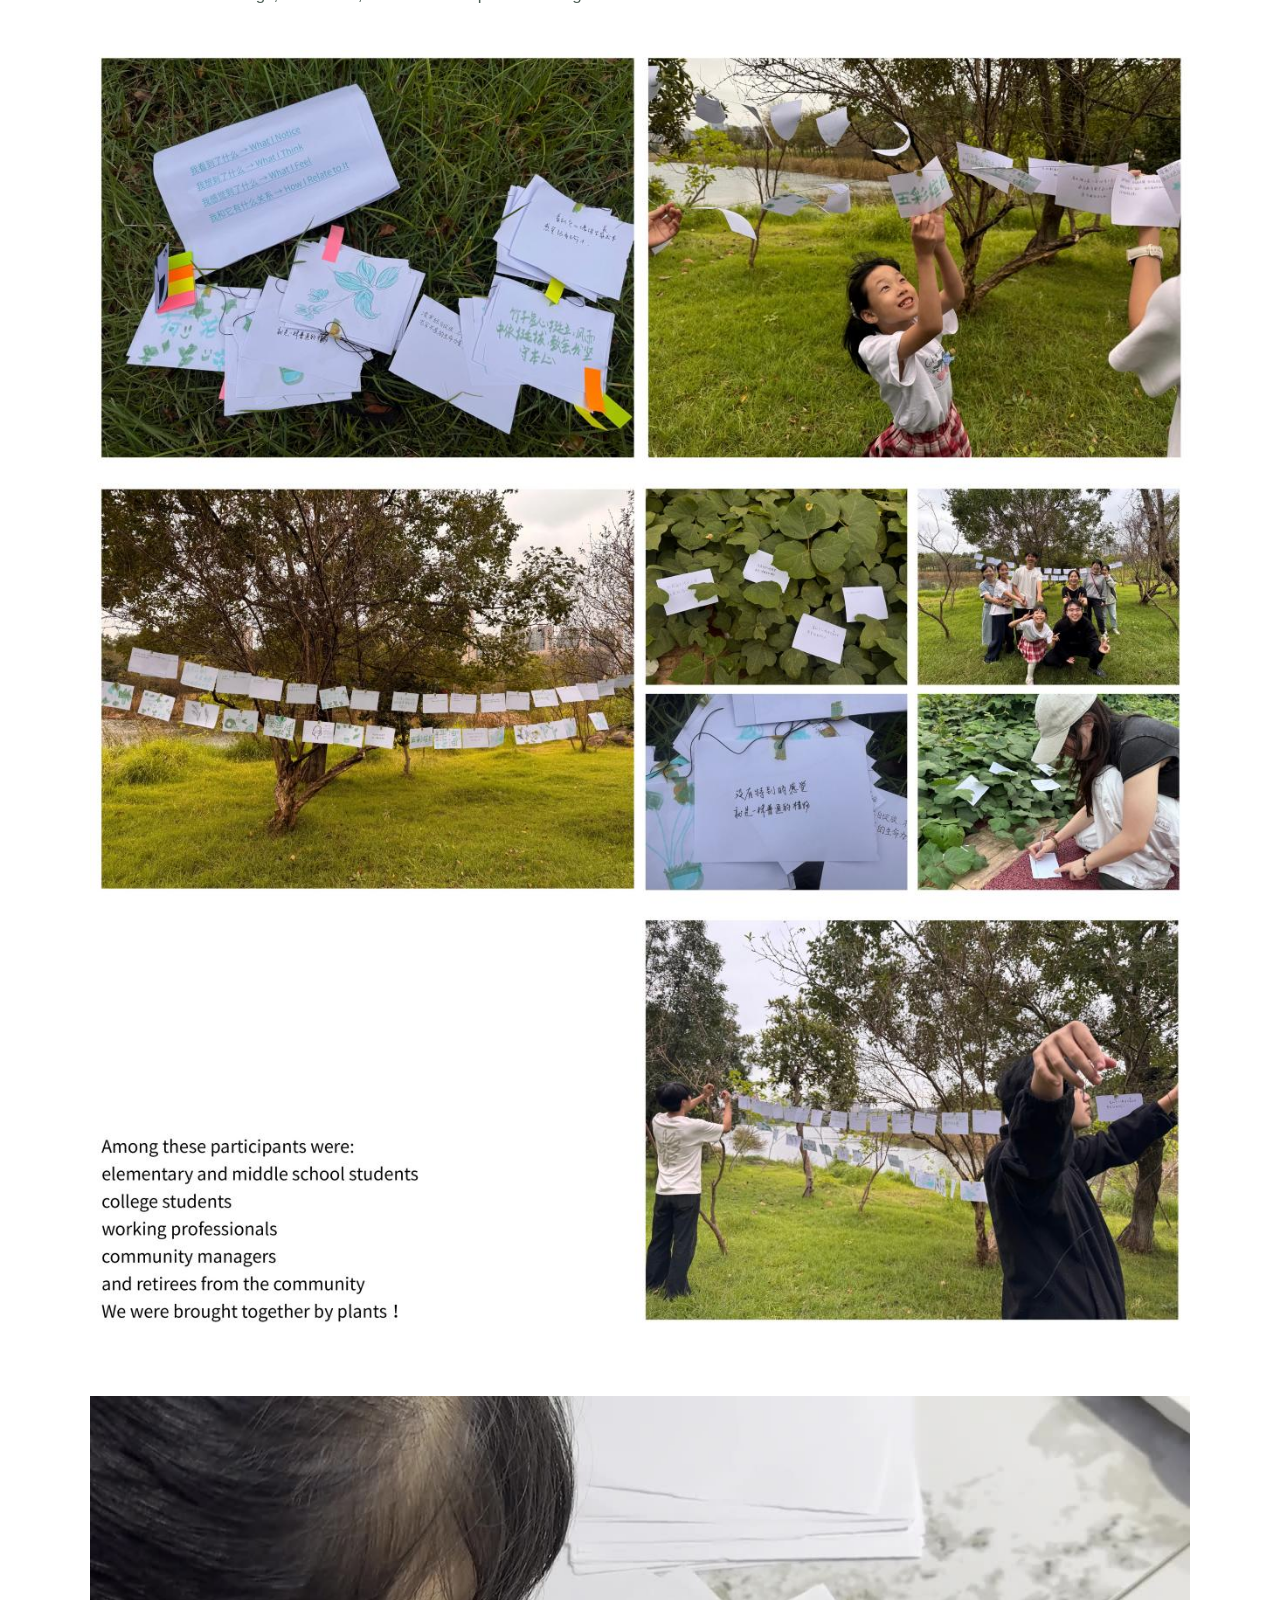
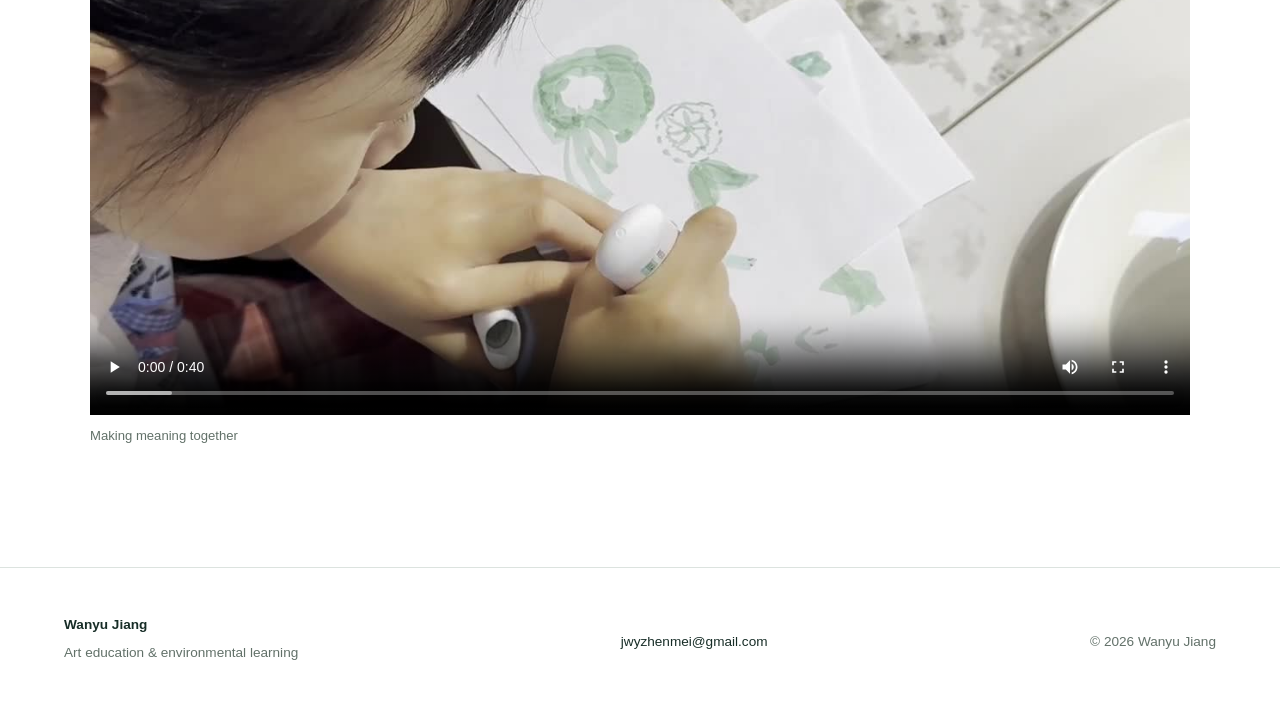
<file: everyday-counterpoint.html>
<!doctype html><html lang="en"><head><meta charset="utf-8"><meta name="viewport" content="width=device-width,initial-scale=1"><title>Everyday Counterpoint — Wanyu Jiang</title><meta name="description" content="Wanyu Jiang — researcher and educator working across art education, environmental learning, and human–nature relationships."><link rel="icon" href="data:image/svg+xml,%3Csvg xmlns='http://www.w3.org/2000/svg' viewBox='0 0 40 40'%3E%3Crect width='40' height='40' rx='20' fill='%231b4438'/%3E%3Ctext x='20' y='27' text-anchor='middle' font-family='Georgia' font-size='25' fill='white'%3EW%3C/text%3E%3C/svg%3E"><link rel="stylesheet" href="style.css"><script src="script.js" defer></script></head><body><a class="skip" href="#main">Skip to content</a><header><a class="brand" href="index.html">Wanyu Jiang<span>Art · Education · Ecology</span></a><button class="menu-toggle" aria-expanded="false" aria-controls="navigation">Menu</button><nav id="navigation" aria-label="Main navigation"><a href="index.html">Home</a><a href="research.html">Research</a><a aria-current="page" href="projects.html">Projects</a><a href="about.html">About</a><a href="cv.html">CV</a></nav></header><main id="main"><section class="page-head"><a class="text-link" href="projects.html">← All projects</a><p class="eyebrow">Community-based environmental learning · Participatory art</p><h1>Everyday Counterpoint</h1><p class="intro">A Community-Based Environmental Noticing Project</p></section><figure class="original-image"><img src="assets/everyday-counterpoint-1.png" alt="Drawings and written reflections displayed among community trees" width="1259" height="580" loading="lazy"></figure><section class="section"><div class="project-body"><div aria-hidden="true"></div><article><section><h2>The architecture of attention</h2><p>Ordinary plants in community corners and pavement cracks become starting points for renewed attention to our surroundings and our relationships with them.</p></section><section><h2>Embodied encounters</h2><p>Sensory engagement brings different generations and life experiences into conversation, turning individual observation into public dialogue.</p></section><section><h2>Grounding the everyday</h2><p>Pausing, bending down, or squatting brings the body closer to the land and to plants that are easily overlooked in daily haste.</p></section></article></div><div class="reading-copy"><p>“What I Notice？What I Think？What I Feel？How I Relate to It? ”This is a community-based environmental learning and artistic practice project. It invites people to pause from their daily hustle and bustle, engage in embodied sensory interactions with ordinary plants around them, and explore the deep connections between humans and nature, as well as between humans and place.</p><p>Bringing together a cross-generational and multi-background demographic—including elementary and middle school students, undergraduate students, practitioners, community managers, and retired residents—the project encourages participants to interact with community plants through observation, contact, sketching, and writing.</p><p>Participants not only record the visual forms of plants but also listen to the flowing memories, emotions, and associations triggered along the way. Ultimately, these individual traces of life and artistic records are brought back to the wild where the plants grow for public exhibition, transforming private natural observation into a community public dialogue that bridges generations and awakens environmental awareness.</p></div></section><section class="project-sequence"><div class="reading-copy"><p class="eyebrow">Phase 1</p><h2>Noticing the overlooked</h2><p>Participants pause to notice and appreciate plants that often go overlooked in everyday life.</p></div><figure class="original-image"><img src="assets/everyday-counterpoint-2.jpeg" alt="A collage of ordinary plants and participants observing their everyday surroundings" width="4500" height="5422" loading="lazy"></figure><div class="reading-copy"><p class="eyebrow">Phase 2</p><h2>Engaging through the senses</h2><p>Participants move beyond visual observation through touch, close encounters, and embracing plants.</p></div><figure class="video-block"><video controls playsinline preload="none" poster="assets/everyday-counterpoint-leaves-cover.jpg" aria-label="Engaging through the senses"><source src="assets/everyday-counterpoint-senses.webm" type="video/webm"><source src="assets/everyday-counterpoint-senses.mp4" type="video/mp4"></video><figcaption>Engaging through the senses</figcaption></figure><div class="reading-copy"><p class="eyebrow">Phase 3</p><h2>Making meaning together</h2><p>Through drawing, writing, and conversation, participants reflect on their experiences and share the thoughts, feelings, memories, and relationships that emerge.</p></div><figure class="original-image"><img src="assets/everyday-counterpoint-3.jpeg" alt="Participants drawing, sharing reflections, and exhibiting their work among trees" width="1259" height="1497" loading="lazy"></figure><figure class="video-block"><video controls playsinline preload="metadata" poster="assets/everyday-counterpoint-sharing-poster.jpg" aria-label="Making meaning together"><source src="assets/everyday-counterpoint-sharing.webm" type="video/webm"><source src="assets/everyday-counterpoint-sharing.mp4" type="video/mp4"></video><figcaption>Making meaning together</figcaption></figure></section></main><footer><div><strong>Wanyu Jiang</strong><p>Art education & environmental learning</p></div><a href="mailto:jwyzhenmei@gmail.com">jwyzhenmei@gmail.com</a><span>© 2026 Wanyu Jiang</span></footer></body></html>
</file>
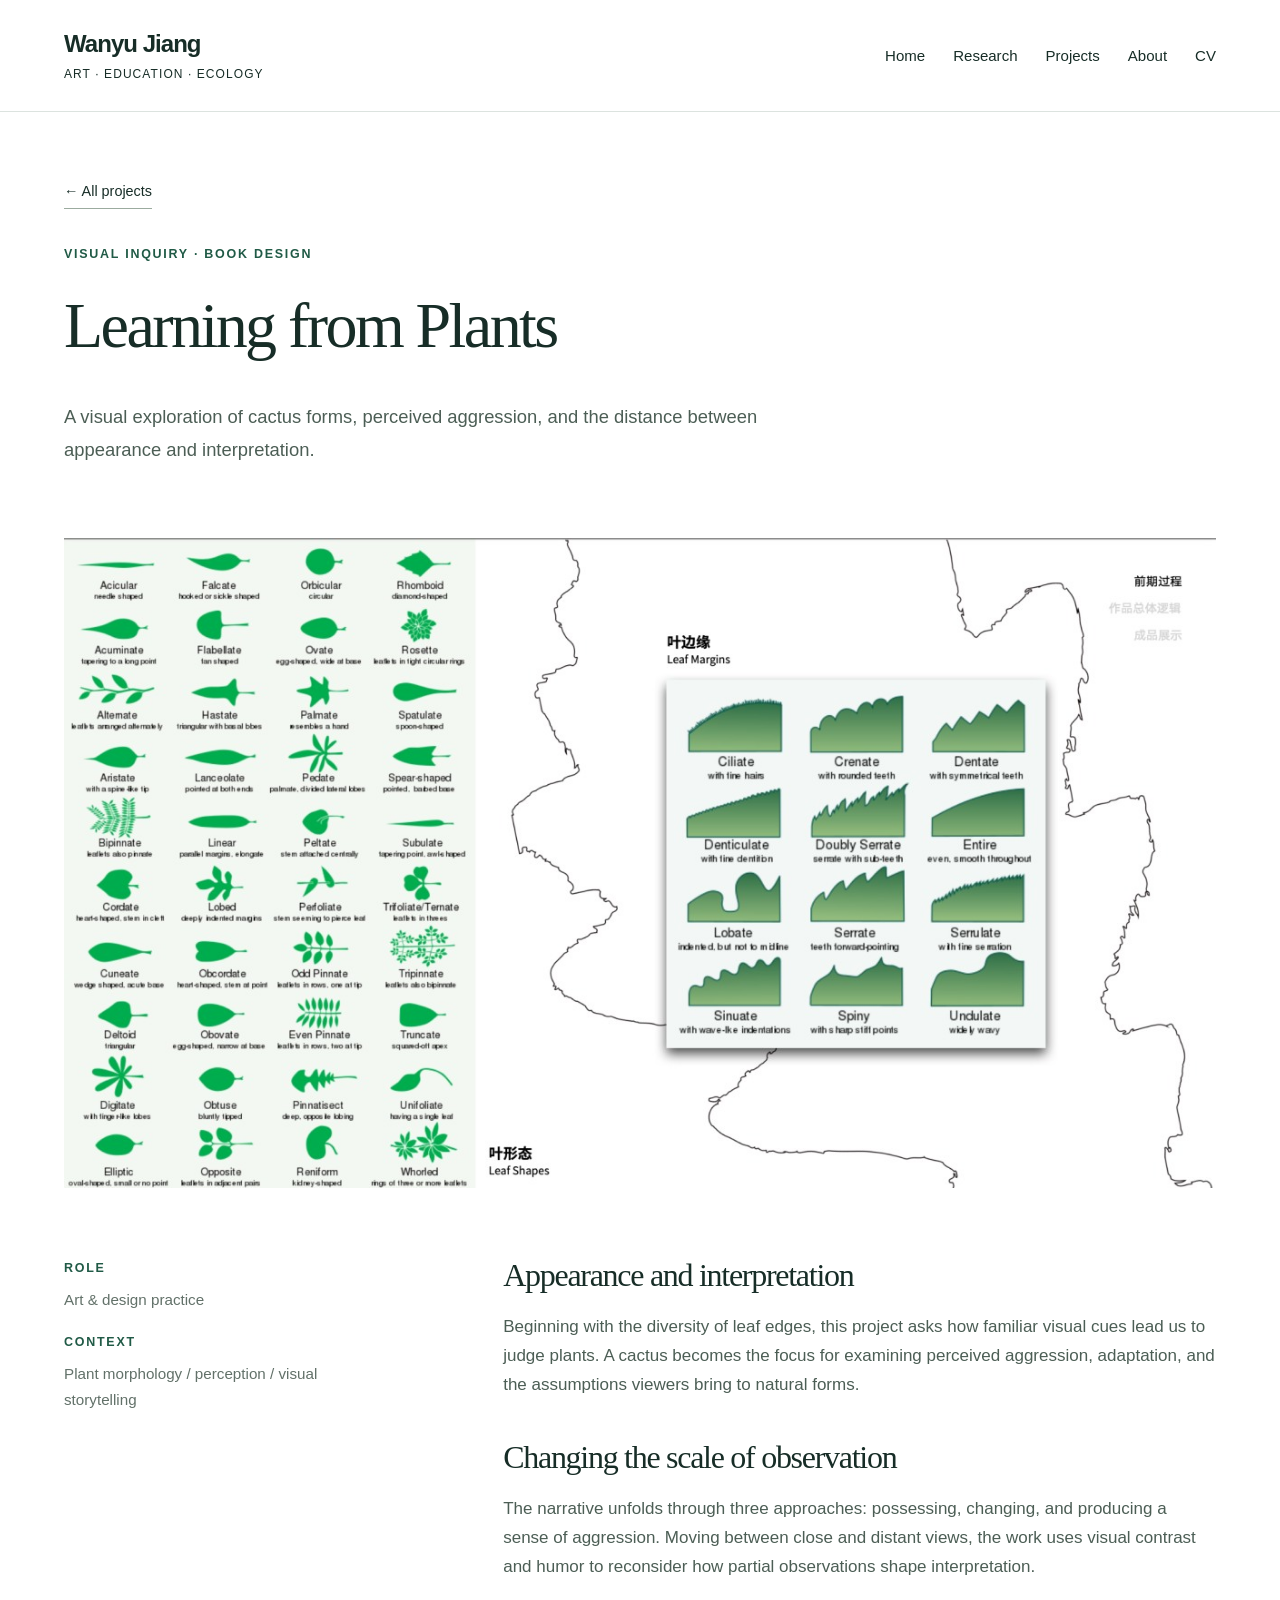
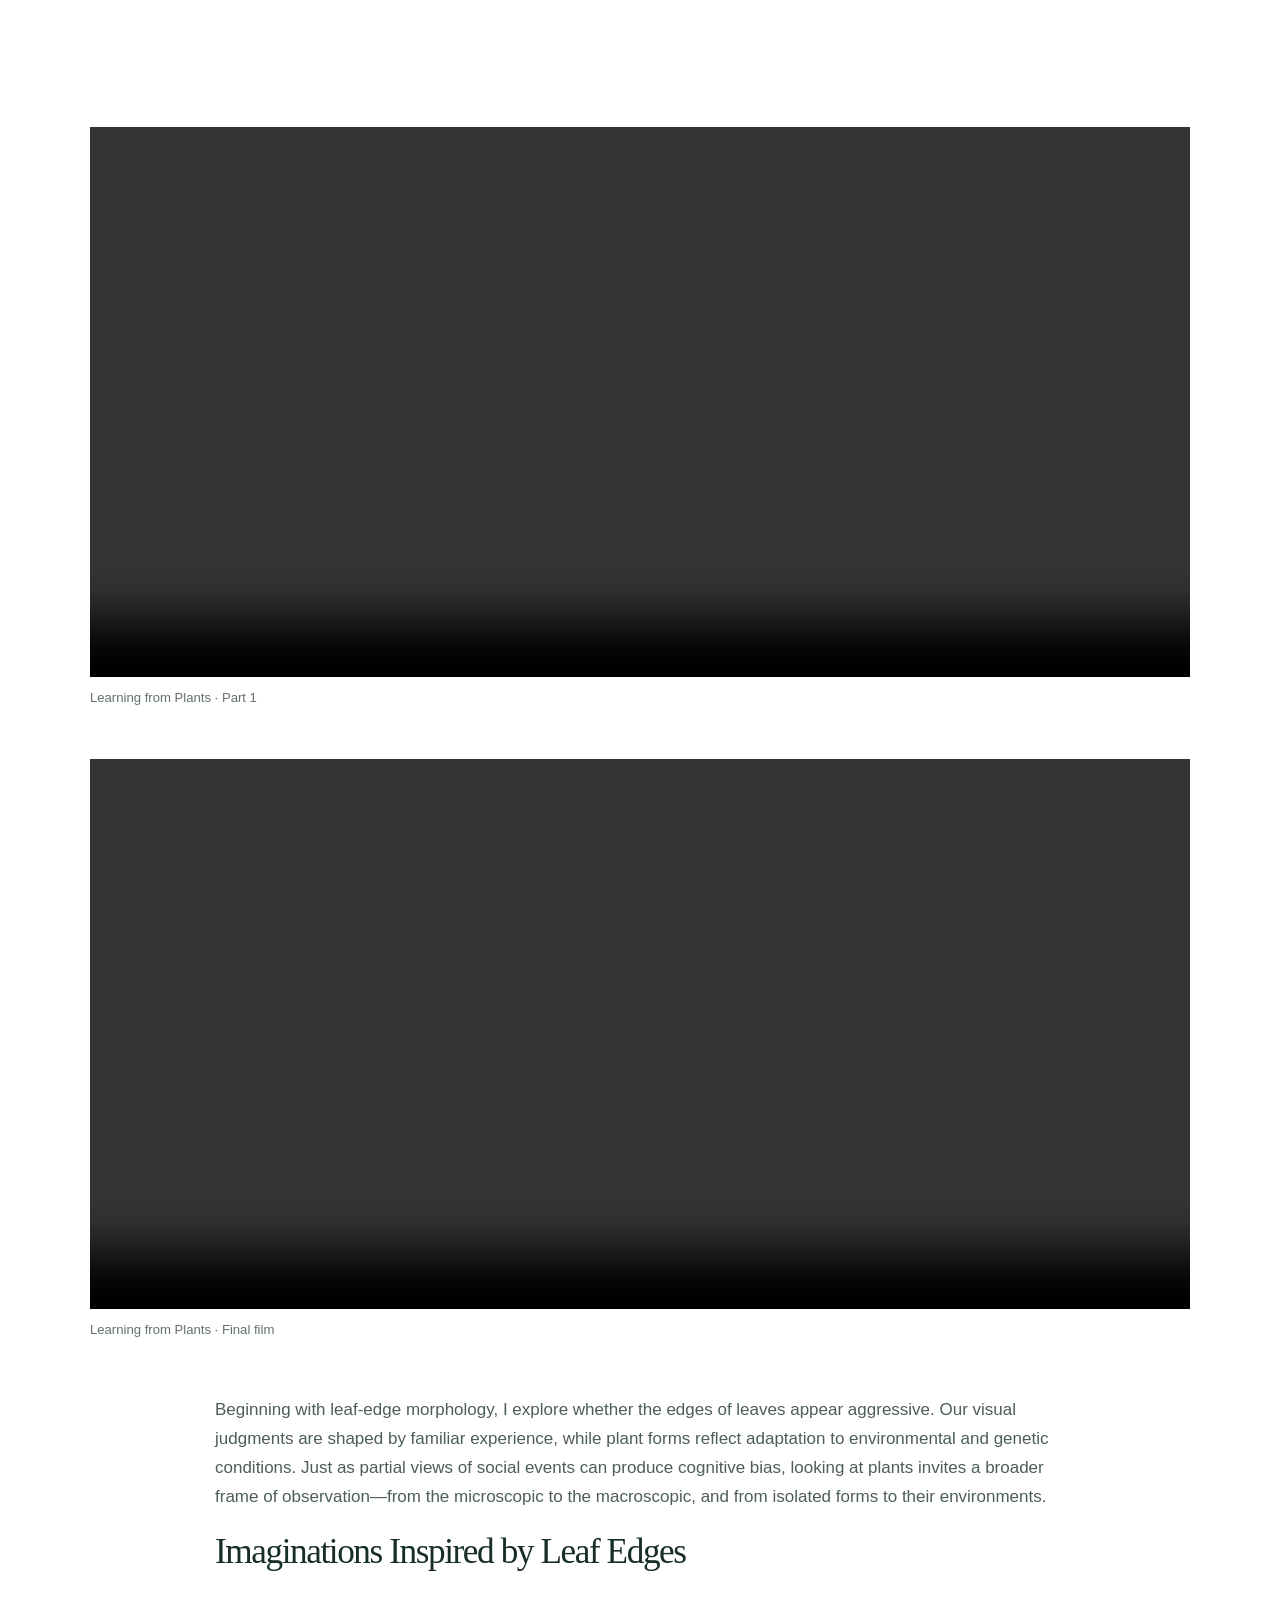
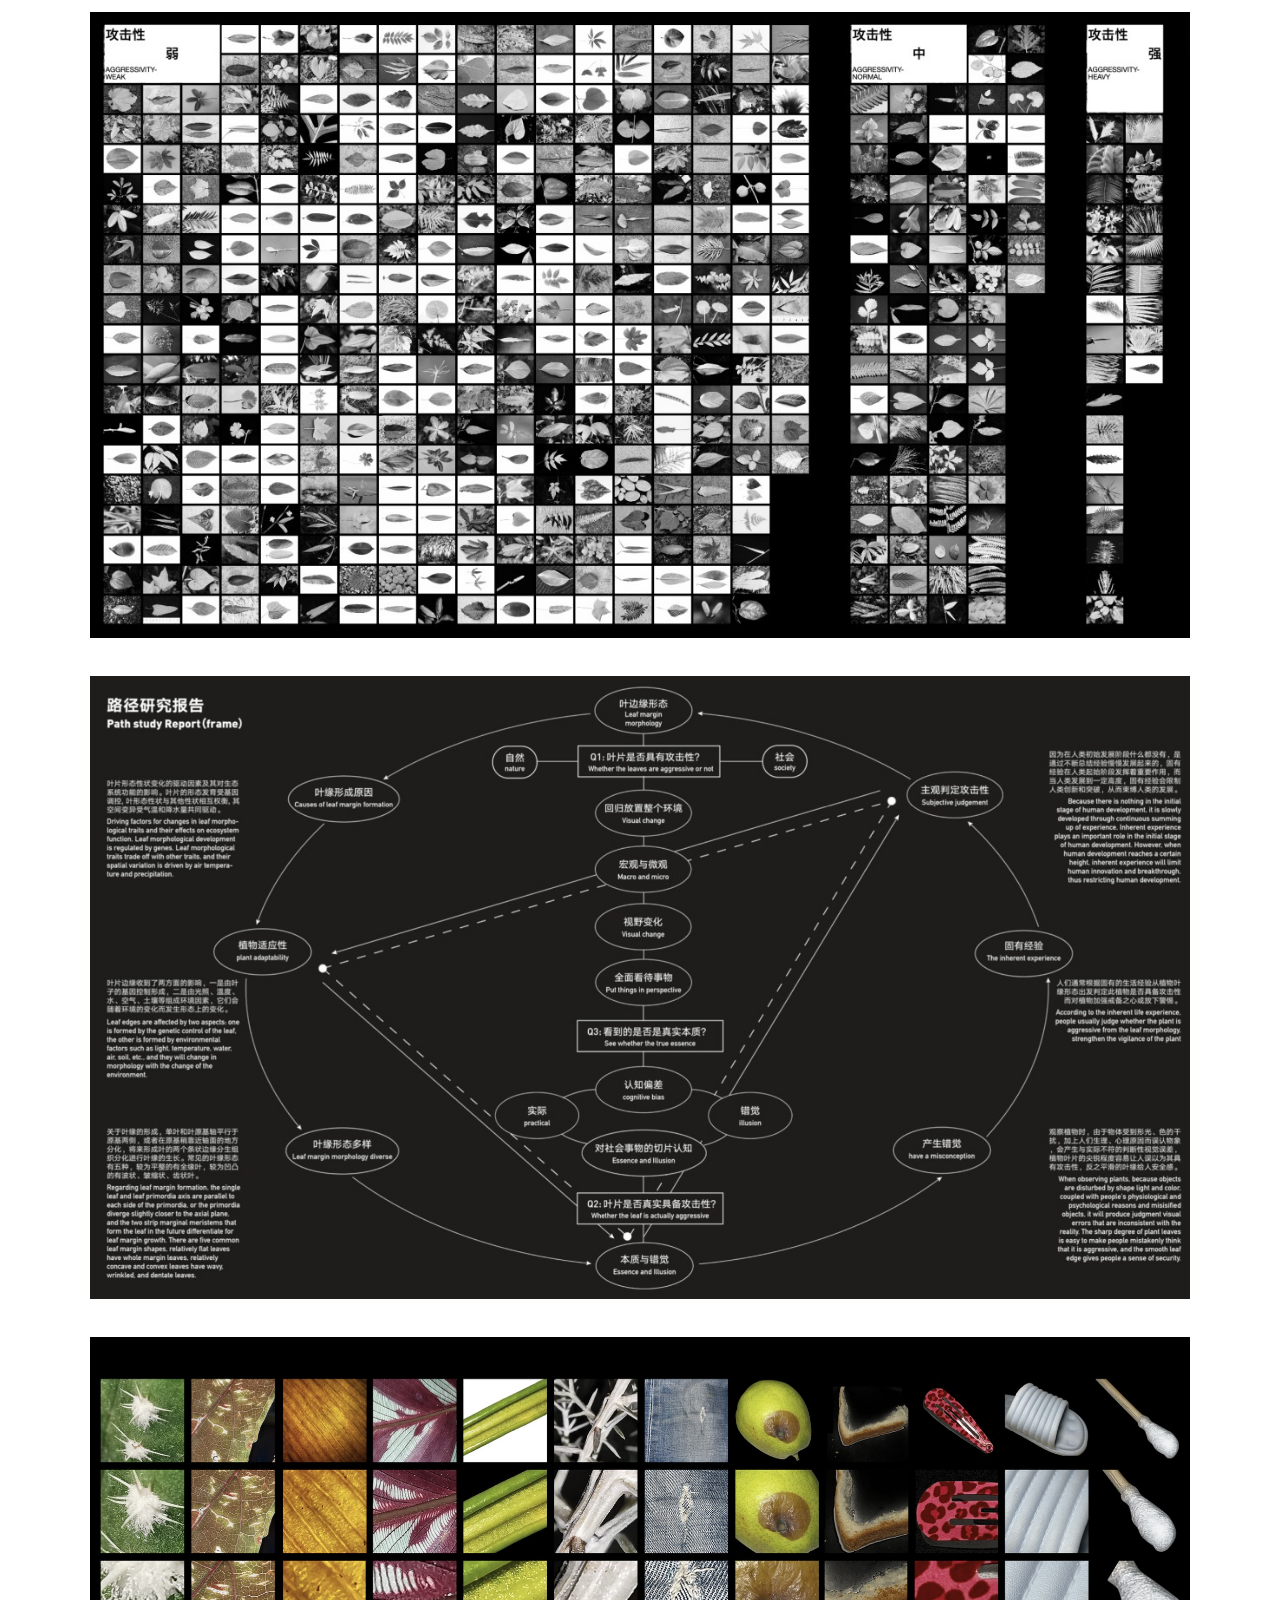
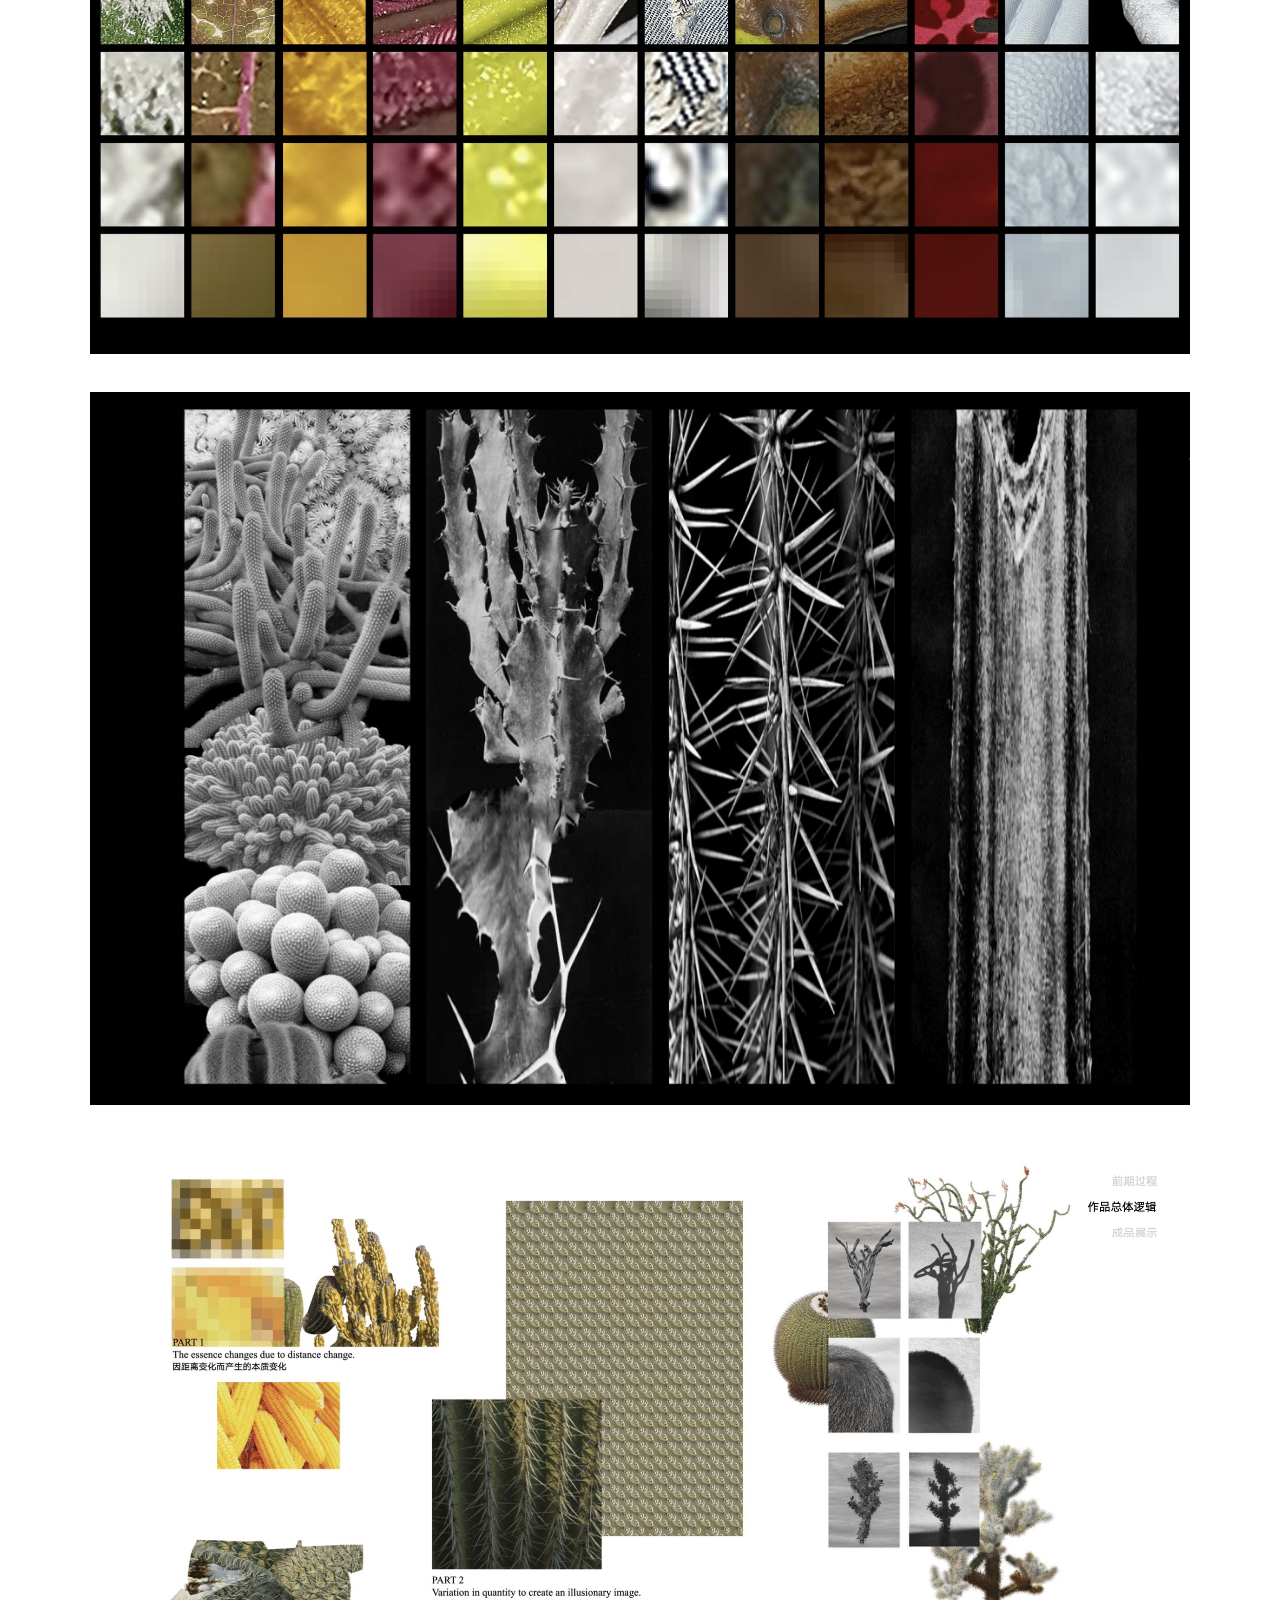
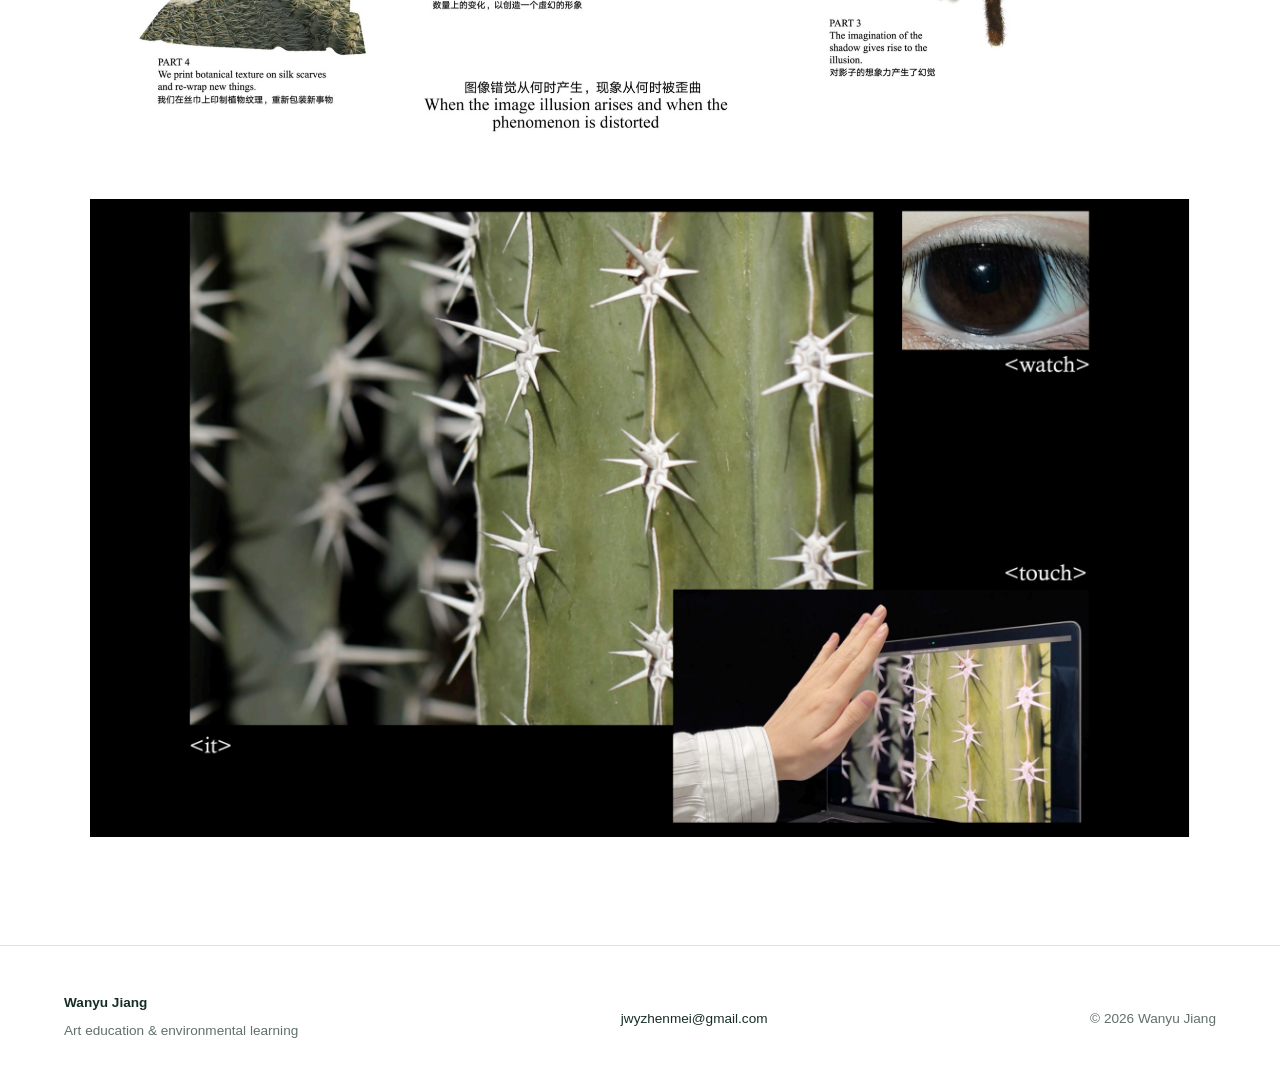
<file: learning-from-plants.html>
<!doctype html><html lang="en"><head><meta charset="utf-8"><meta name="viewport" content="width=device-width,initial-scale=1"><title>Learning from Plants — Wanyu Jiang</title><meta name="description" content="Wanyu Jiang — researcher and educator working across art education, environmental learning, and human–nature relationships."><link rel="icon" href="data:image/svg+xml,%3Csvg xmlns='http://www.w3.org/2000/svg' viewBox='0 0 40 40'%3E%3Crect width='40' height='40' rx='20' fill='%231b4438'/%3E%3Ctext x='20' y='27' text-anchor='middle' font-family='Georgia' font-size='25' fill='white'%3EW%3C/text%3E%3C/svg%3E"><link rel="stylesheet" href="style.css"><script src="script.js" defer></script></head><body><a class="skip" href="#main">Skip to content</a><header><a class="brand" href="index.html">Wanyu Jiang<span>Art · Education · Ecology</span></a><button class="menu-toggle" aria-expanded="false" aria-controls="navigation">Menu</button><nav id="navigation" aria-label="Main navigation"><a href="index.html">Home</a><a href="research.html">Research</a><a href="projects.html">Projects</a><a href="about.html">About</a><a href="cv.html">CV</a></nav></header><main id="main"><section class="page-head"><a class="text-link" href="projects.html">← All projects</a><p class="eyebrow">Visual inquiry · Book design</p><h1>Learning from Plants</h1><p class="intro">A visual exploration of cactus forms, perceived aggression, and the distance between appearance and interpretation.</p></section><figure class="project-hero"><img class="" src="assets/feedback-image31.jpg" alt="Learning from Plants" loading="lazy" width="1600" height="1100"></figure><div class="project-body"><aside><p class="eyebrow">Role</p><p>Art & design practice</p><p class="eyebrow">Context</p><p>Plant morphology / perception / visual storytelling</p></aside><article><section><h2>Appearance and interpretation</h2><p>Beginning with the diversity of leaf edges, this project asks how familiar visual cues lead us to judge plants. A cactus becomes the focus for examining perceived aggression, adaptation, and the assumptions viewers bring to natural forms.</p></section><section><h2>Changing the scale of observation</h2><p>The narrative unfolds through three approaches: possessing, changing, and producing a sense of aggression. Moving between close and distant views, the work uses visual contrast and humor to reconsider how partial observations shape interpretation.</p></section></article></div><section class="project-sequence"><figure class="video-block"><video controls playsinline preload="metadata" aria-label="Learning from Plants · Part 1"><source src="assets/learning-from-plants-1.mp4" type="video/mp4">Your browser does not support embedded video.</video><figcaption>Learning from Plants · Part 1</figcaption></figure><figure class="video-block"><video controls playsinline preload="metadata" aria-label="Learning from Plants · Final film"><source src="assets/learning-from-plants-2.mp4" type="video/mp4">Your browser does not support embedded video.</video><figcaption>Learning from Plants · Final film</figcaption></figure><div class="reading-copy"><p>Beginning with leaf-edge morphology, I explore whether the edges of leaves appear aggressive. Our visual judgments are shaped by familiar experience, while plant forms reflect adaptation to environmental and genetic conditions. Just as partial views of social events can produce cognitive bias, looking at plants invites a broader frame of observation—from the microscopic to the macroscopic, and from isolated forms to their environments.</p><h2>Imaginations Inspired by Leaf Edges</h2></div><figure class="original-image"><img src="assets/feedback-image34.jpg" width="1268" height="722" alt="Project documentation, image 34" loading="lazy"></figure><figure class="original-image"><img src="assets/feedback-image35.jpg" width="1266" height="717" alt="Project documentation, image 35" loading="lazy"></figure><figure class="original-image"><img src="assets/feedback-image36.jpg" width="2146" height="1204" alt="Project documentation, image 36" loading="lazy"></figure><figure class="original-image"><img src="assets/feedback-image37.jpg" width="1267" height="821" alt="Project documentation, image 37" loading="lazy"></figure><figure class="original-image"><img src="assets/feedback-image38.jpg" width="2144" height="1204" alt="Project documentation, image 38" loading="lazy"></figure><figure class="original-image"><img src="assets/learning-from-plants-watch-touch.png" width="2314" height="1342" alt="Cactus observation through sight and touch, with an eye and a hand reaching toward a laptop screen" loading="lazy"></figure></section></main><footer><div><strong>Wanyu Jiang</strong><p>Art education & environmental learning</p></div><a href="mailto:jwyzhenmei@gmail.com">jwyzhenmei@gmail.com</a><span>© 2026 Wanyu Jiang</span></footer></body></html>
</file>
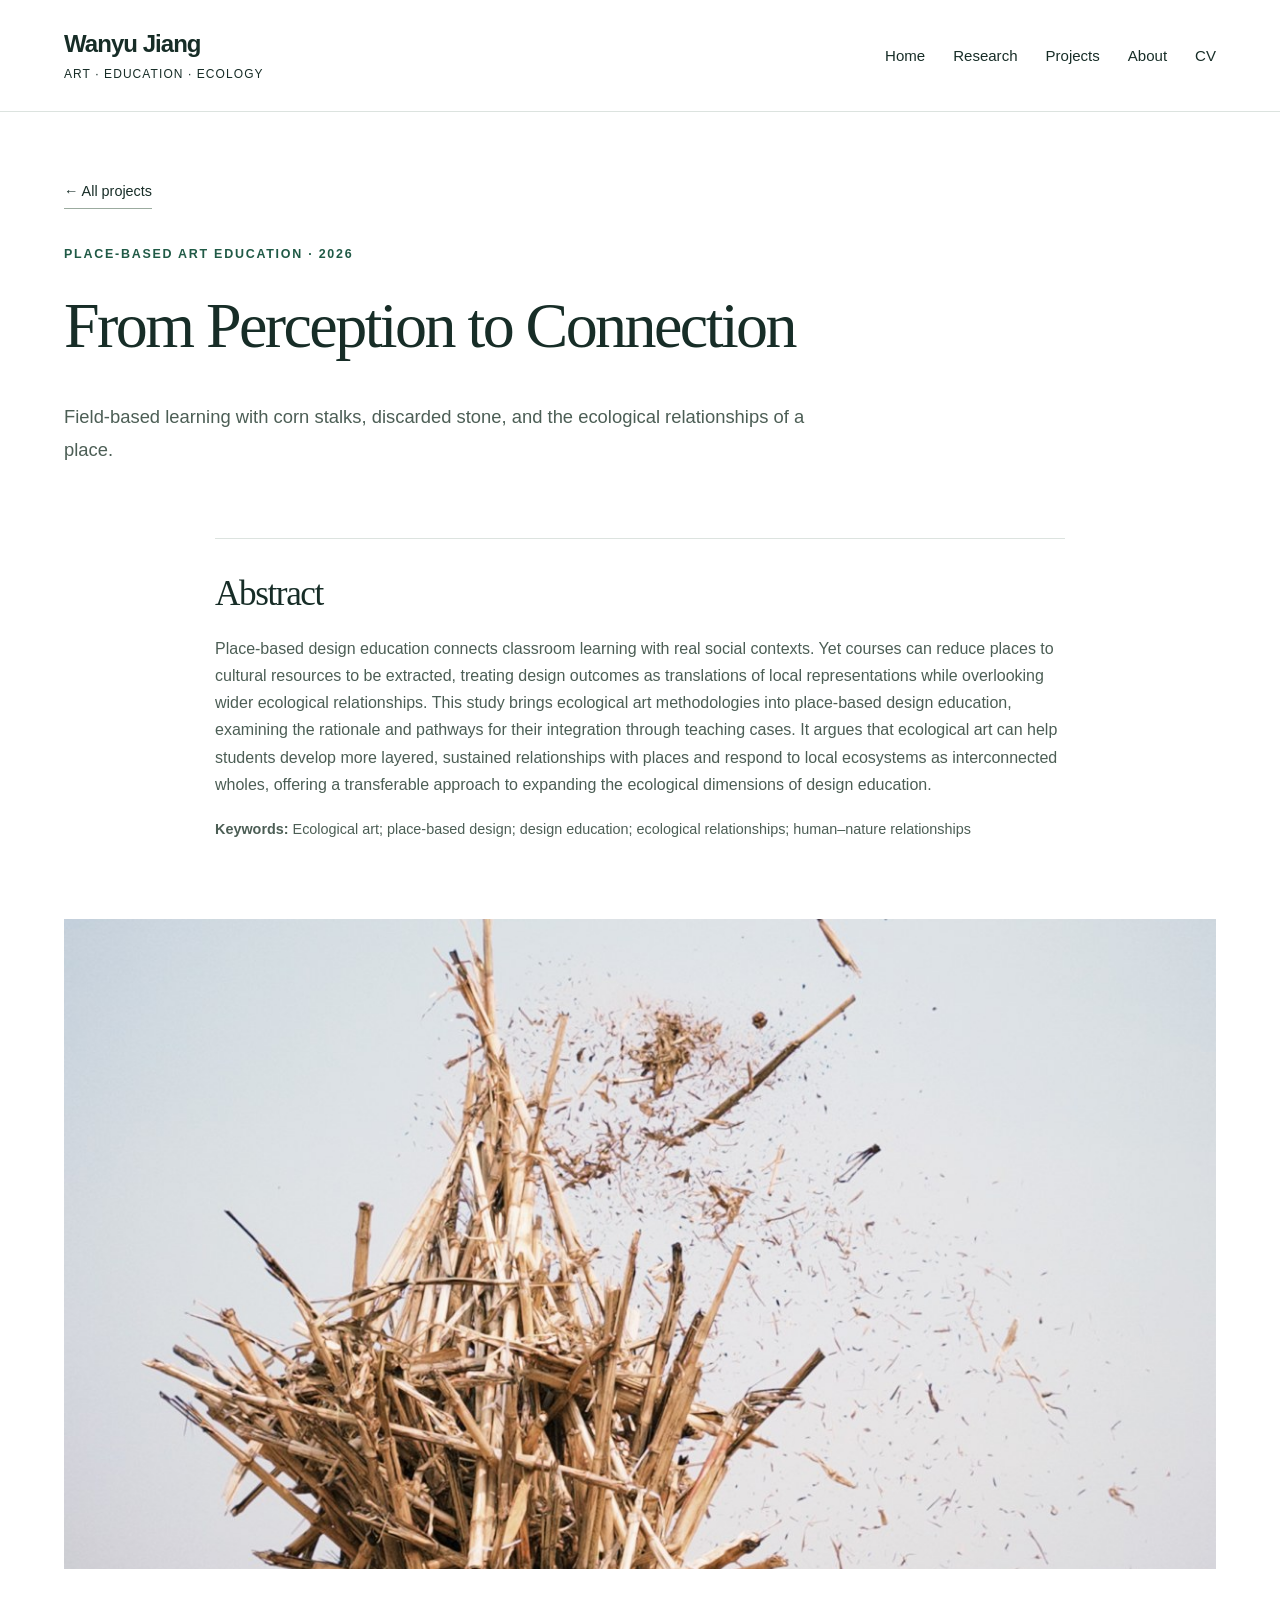
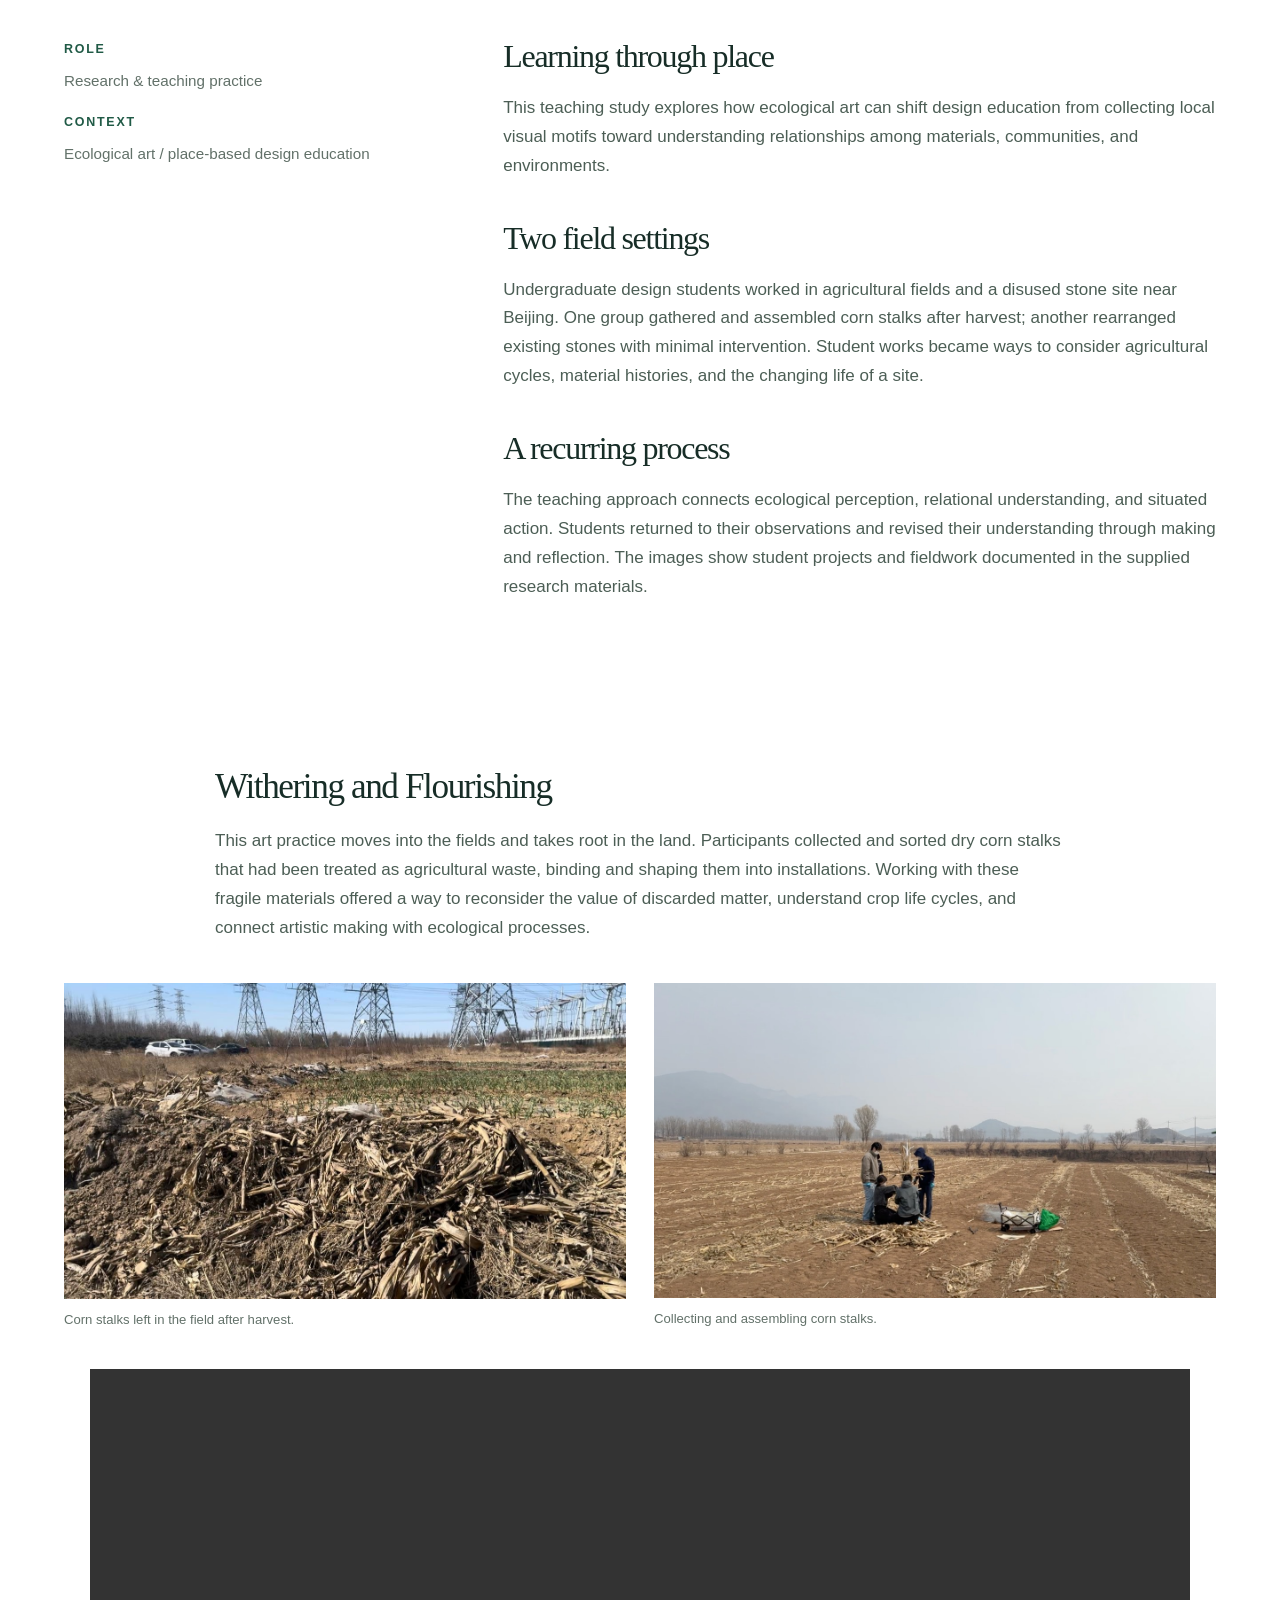
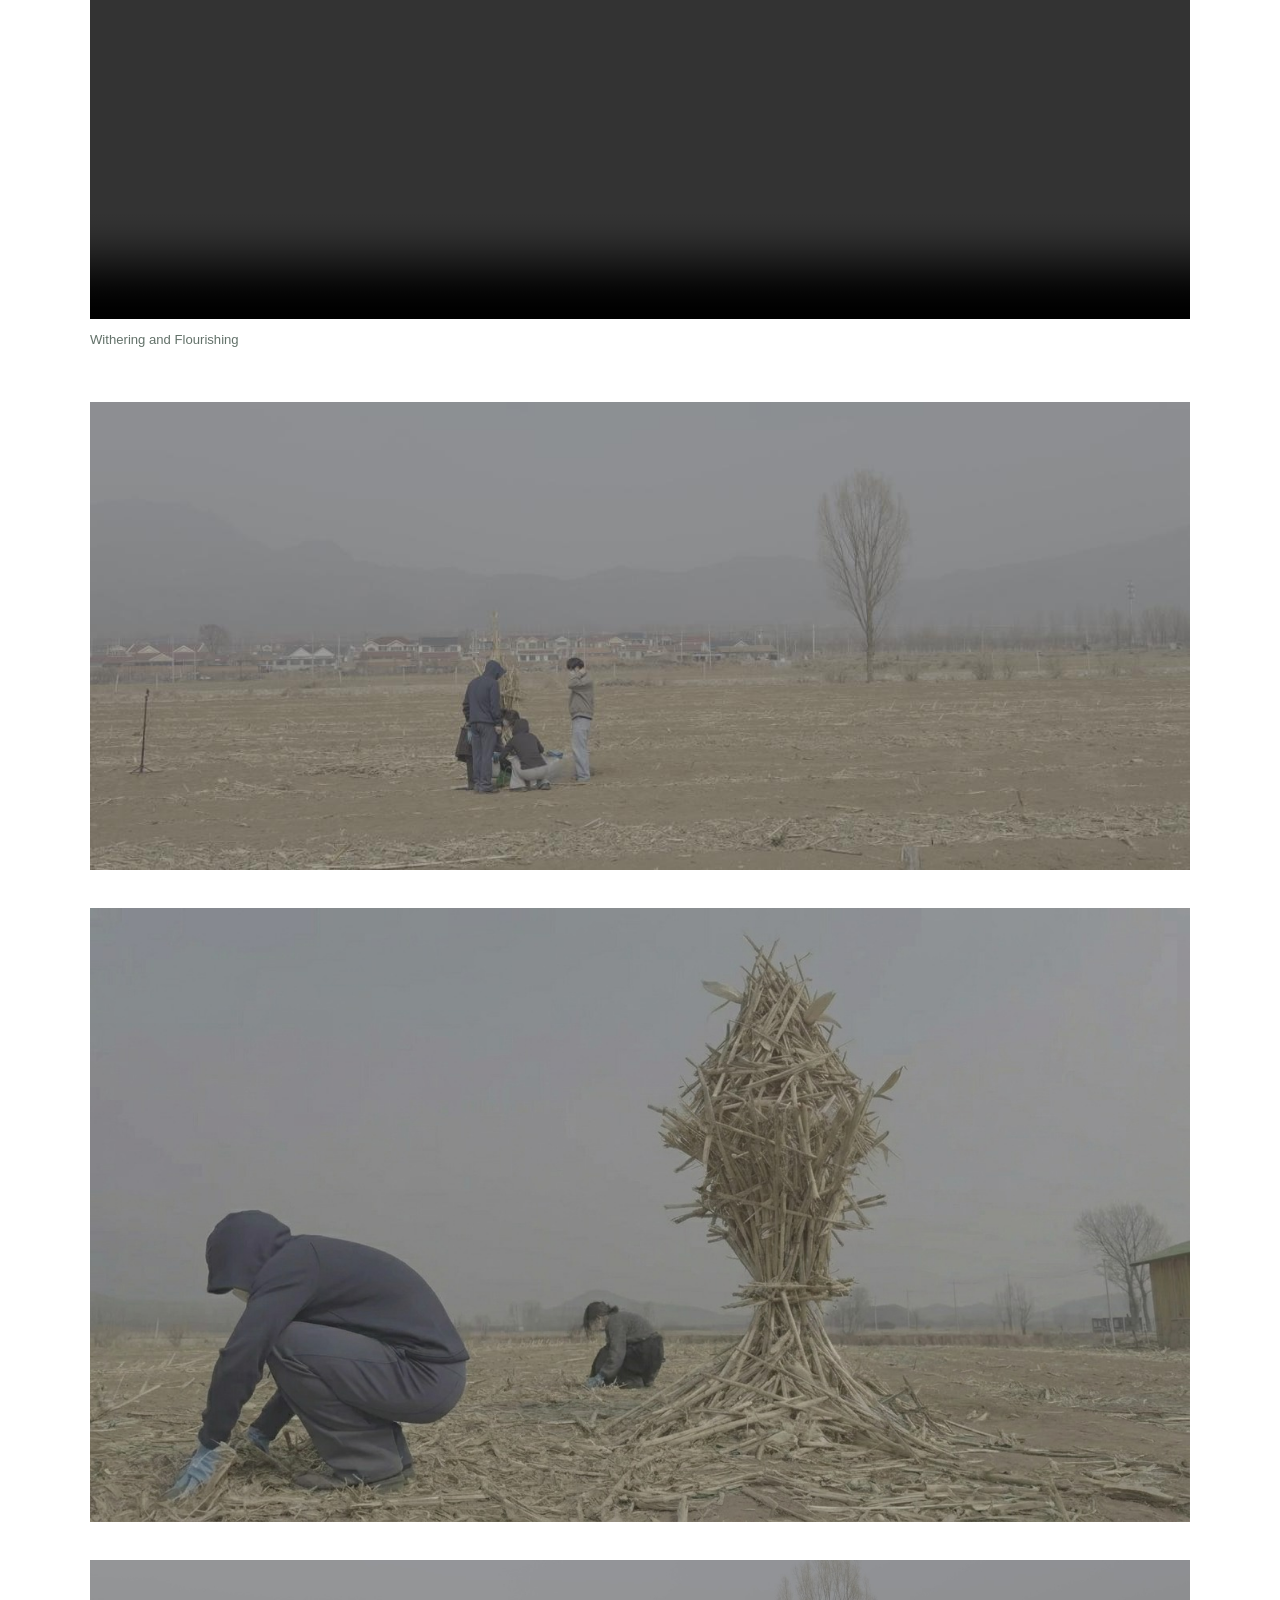
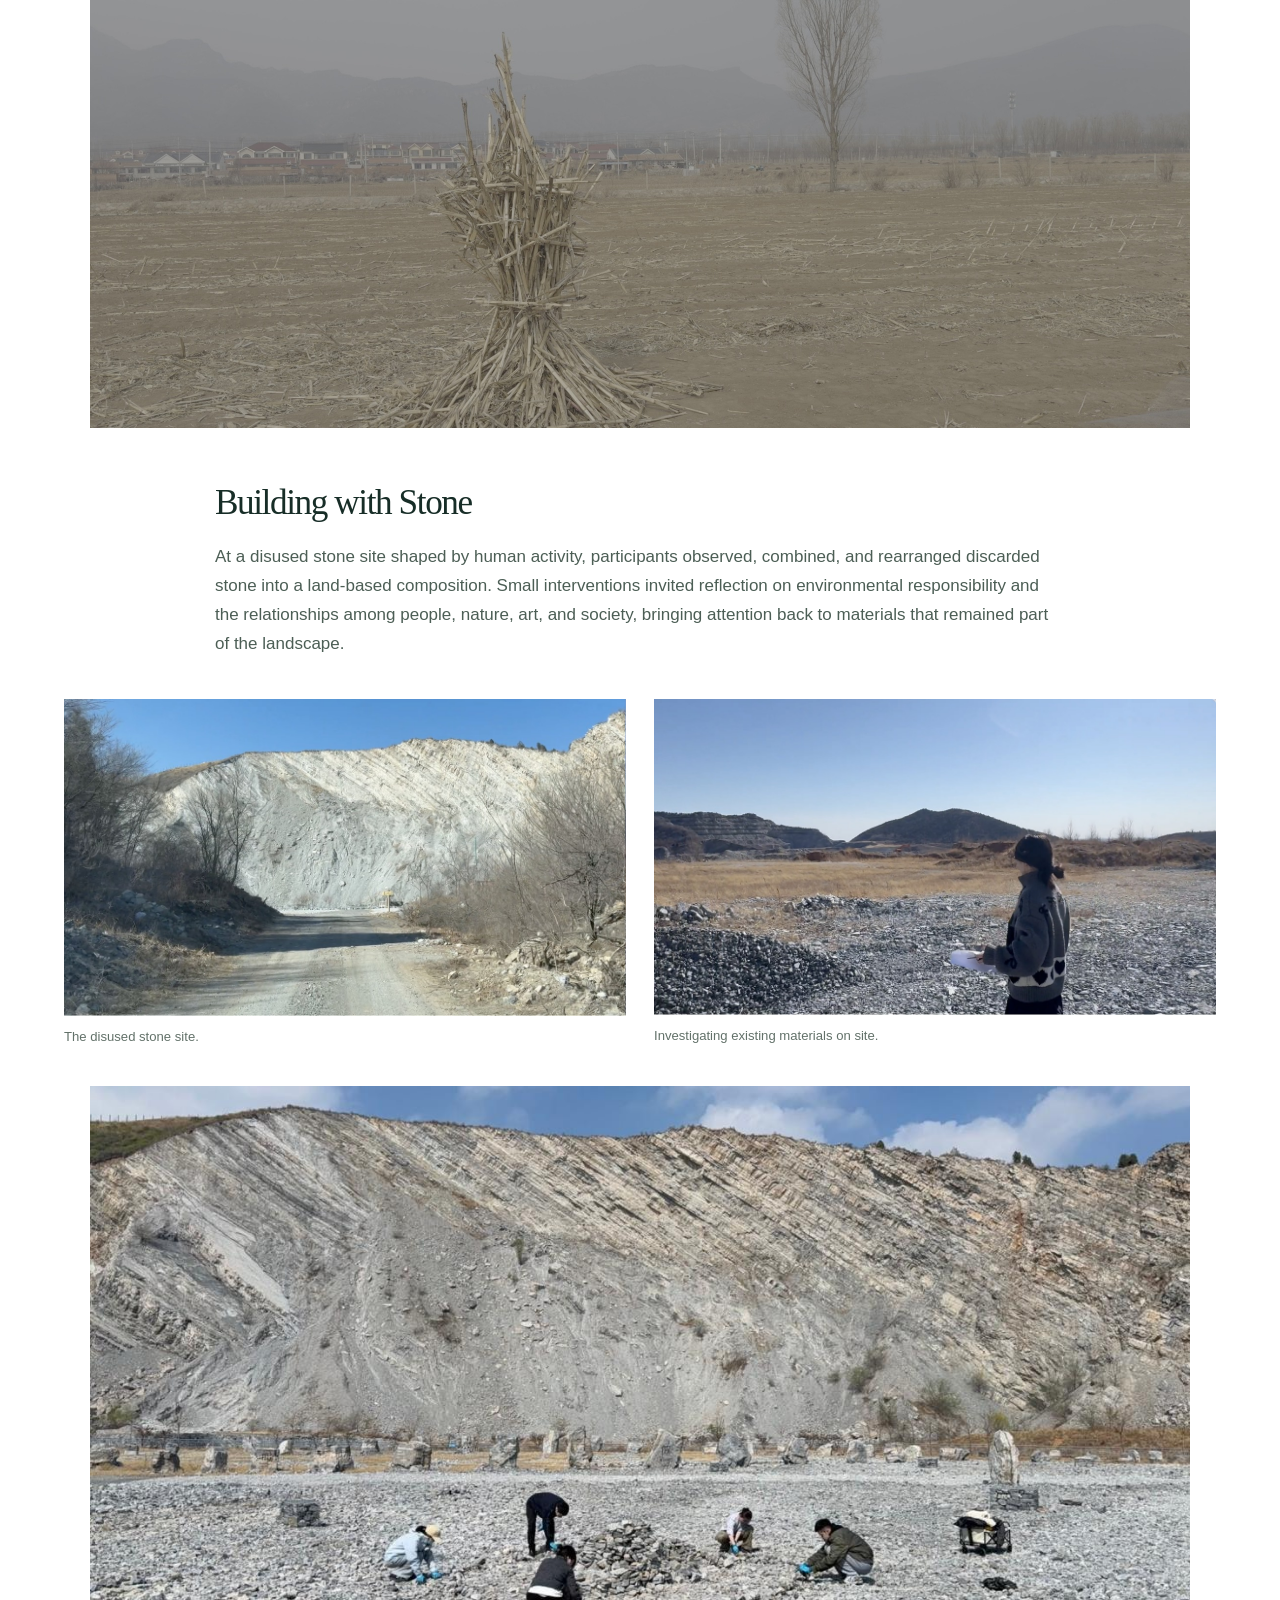
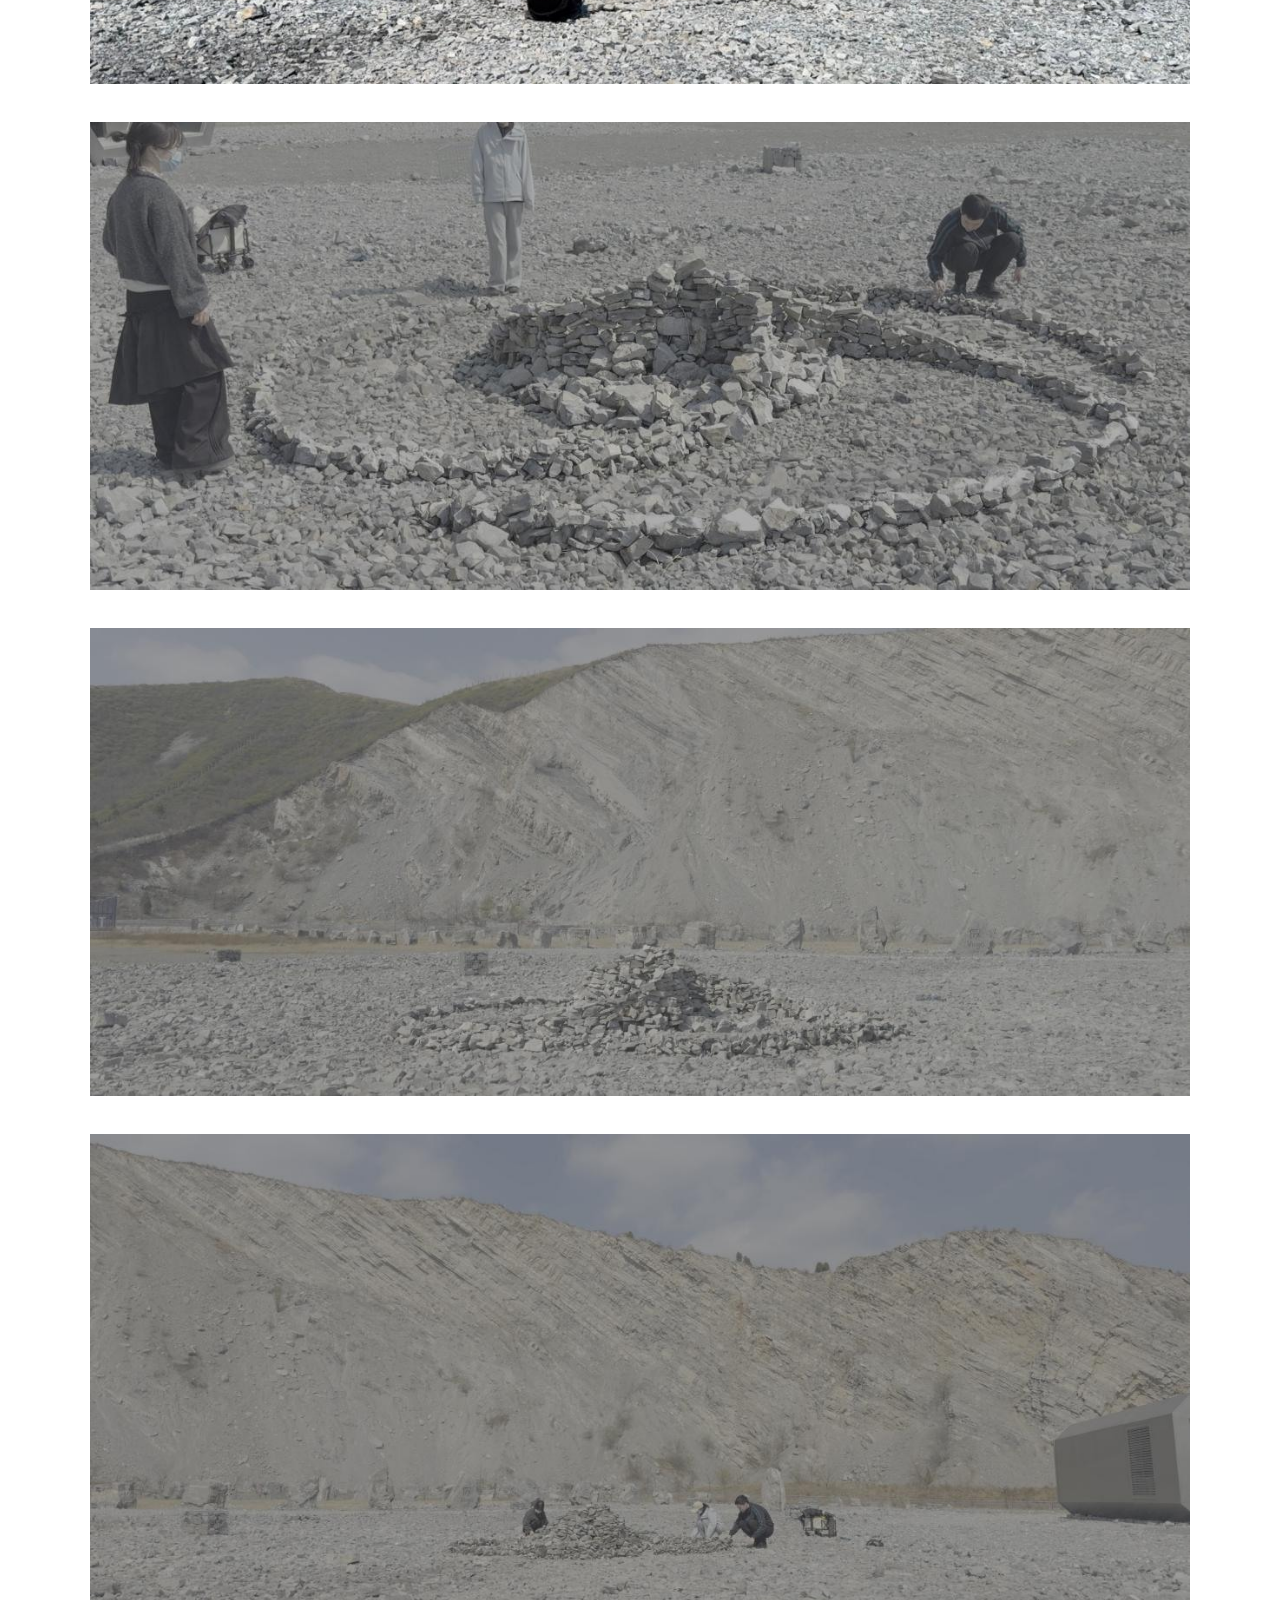
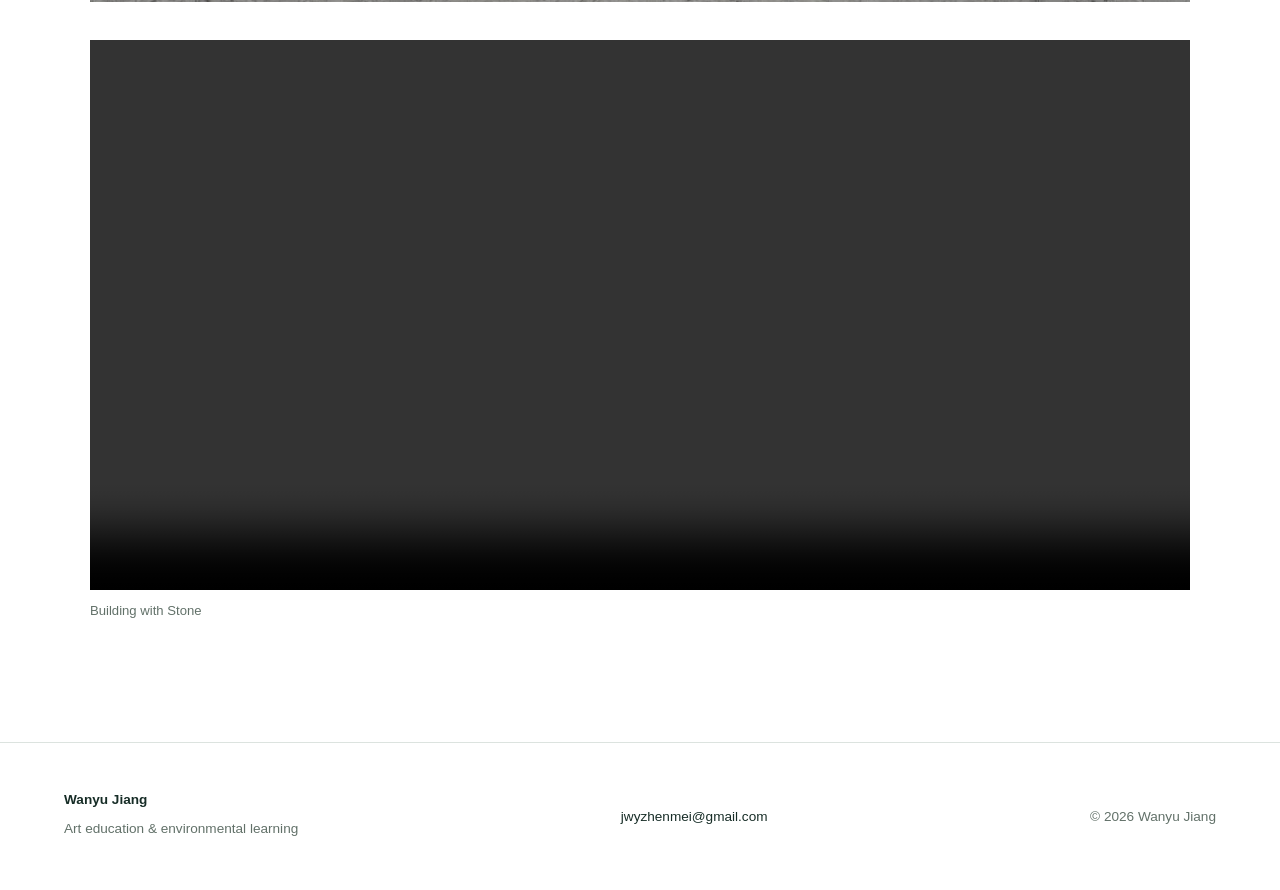
<file: place-based-learning.html>
<!doctype html><html lang="en"><head><meta charset="utf-8"><meta name="viewport" content="width=device-width,initial-scale=1"><title>From Perception to Connection — Wanyu Jiang</title><meta name="description" content="Wanyu Jiang — researcher and educator working across art education, environmental learning, and human–nature relationships."><link rel="icon" href="data:image/svg+xml,%3Csvg xmlns='http://www.w3.org/2000/svg' viewBox='0 0 40 40'%3E%3Crect width='40' height='40' rx='20' fill='%231b4438'/%3E%3Ctext x='20' y='27' text-anchor='middle' font-family='Georgia' font-size='25' fill='white'%3EW%3C/text%3E%3C/svg%3E"><link rel="stylesheet" href="style.css"><script src="script.js" defer></script></head><body><a class="skip" href="#main">Skip to content</a><header><a class="brand" href="index.html">Wanyu Jiang<span>Art · Education · Ecology</span></a><button class="menu-toggle" aria-expanded="false" aria-controls="navigation">Menu</button><nav id="navigation" aria-label="Main navigation"><a href="index.html">Home</a><a href="research.html">Research</a><a href="projects.html">Projects</a><a href="about.html">About</a><a href="cv.html">CV</a></nav></header><main id="main"><section class="page-head"><a class="text-link" href="projects.html">← All projects</a><p class="eyebrow">Place-based art education · 2026</p><h1>From Perception to Connection</h1><p class="intro">Field-based learning with corn stalks, discarded stone, and the ecological relationships of a place.</p></section><section class="abstract reading-copy"><h2>Abstract</h2><p>Place-based design education connects classroom learning with real social contexts. Yet courses can reduce places to cultural resources to be extracted, treating design outcomes as translations of local representations while overlooking wider ecological relationships. This study brings ecological art methodologies into place-based design education, examining the rationale and pathways for their integration through teaching cases. It argues that ecological art can help students develop more layered, sustained relationships with places and respond to local ecosystems as interconnected wholes, offering a transferable approach to expanding the ecological dimensions of design education.</p><p class="keywords"><strong>Keywords:</strong> Ecological art; place-based design; design education; ecological relationships; human–nature relationships</p></section><figure class="project-hero"><img class="" src="assets/image-34.jpg" alt="From Perception to Connection" loading="lazy" width="1600" height="1100"></figure><div class="project-body"><aside><p class="eyebrow">Role</p><p>Research & teaching practice</p><p class="eyebrow">Context</p><p>Ecological art / place-based design education</p></aside><article><section><h2>Learning through place</h2><p>This teaching study explores how ecological art can shift design education from collecting local visual motifs toward understanding relationships among materials, communities, and environments.</p></section><section><h2>Two field settings</h2><p>Undergraduate design students worked in agricultural fields and a disused stone site near Beijing. One group gathered and assembled corn stalks after harvest; another rearranged existing stones with minimal intervention. Student works became ways to consider agricultural cycles, material histories, and the changing life of a site.</p></section><section><h2>A recurring process</h2><p>The teaching approach connects ecological perception, relational understanding, and situated action. Students returned to their observations and revised their understanding through making and reflection. The images show student projects and fieldwork documented in the supplied research materials.</p></section></article></div><section class="project-sequence"><div class="reading-copy"><h2>Withering and Flourishing</h2><p>This art practice moves into the fields and takes root in the land. Participants collected and sorted dry corn stalks that had been treated as agricultural waste, binding and shaping them into installations. Working with these fragile materials offered a way to reconsider the value of discarded matter, understand crop life cycles, and connect artistic making with ecological processes.</p></div><div class="image-pair"><figure class="original-image"><img src="assets/feedback-image11.jpg" width="1265" height="712" alt="Corn stalks left in the field after harvest." loading="lazy"><figcaption>Corn stalks left in the field after harvest.</figcaption></figure><figure class="original-image"><img src="assets/feedback-image12.jpg" width="1268" height="711" alt="Collecting and assembling corn stalks." loading="lazy"><figcaption>Collecting and assembling corn stalks.</figcaption></figure></div><figure class="video-block"><video controls playsinline preload="metadata" aria-label="Withering and Flourishing"><source src="assets/withering-and-flourishing.mp4" type="video/mp4">Your browser does not support embedded video.</video><figcaption>Withering and Flourishing</figcaption></figure><figure class="original-image"><img src="assets/feedback-image13.jpg" width="1267" height="539" alt="Project documentation, image 13" loading="lazy"></figure><figure class="original-image"><img src="assets/feedback-image14.jpg" width="1376" height="768" alt="Project documentation, image 14" loading="lazy"></figure><figure class="original-image"><img src="assets/feedback-image15.jpg" width="2200" height="936" alt="Project documentation, image 15" loading="lazy"></figure><div class="reading-copy"><h2>Building with Stone</h2><p>At a disused stone site shaped by human activity, participants observed, combined, and rearranged discarded stone into a land-based composition. Small interventions invited reflection on environmental responsibility and the relationships among people, nature, art, and society, bringing attention back to materials that remained part of the landscape.</p></div><div class="image-pair"><figure class="original-image"><img src="assets/feedback-image16.jpg" width="1156" height="652" alt="The disused stone site." loading="lazy"><figcaption>The disused stone site.</figcaption></figure><figure class="original-image"><img src="assets/feedback-image17.jpg" width="1162" height="654" alt="Investigating existing materials on site." loading="lazy"><figcaption>Investigating existing materials on site.</figcaption></figure></div><figure class="original-image"><img src="assets/feedback-image18.jpg" width="1265" height="688" alt="Project documentation, image 18" loading="lazy"></figure><figure class="original-image"><img src="assets/feedback-image19.jpg" width="1267" height="539" alt="Project documentation, image 19" loading="lazy"></figure><figure class="original-image"><img src="assets/feedback-image20.jpg" width="1267" height="539" alt="Project documentation, image 20" loading="lazy"></figure><figure class="original-image"><img src="assets/feedback-image21.jpg" width="1267" height="539" alt="Project documentation, image 21" loading="lazy"></figure><figure class="video-block"><video controls playsinline preload="metadata" aria-label="Building with Stone"><source src="assets/building-with-stone.mp4" type="video/mp4">Your browser does not support embedded video.</video><figcaption>Building with Stone</figcaption></figure></section></main><footer><div><strong>Wanyu Jiang</strong><p>Art education & environmental learning</p></div><a href="mailto:jwyzhenmei@gmail.com">jwyzhenmei@gmail.com</a><span>© 2026 Wanyu Jiang</span></footer></body></html>
</file>
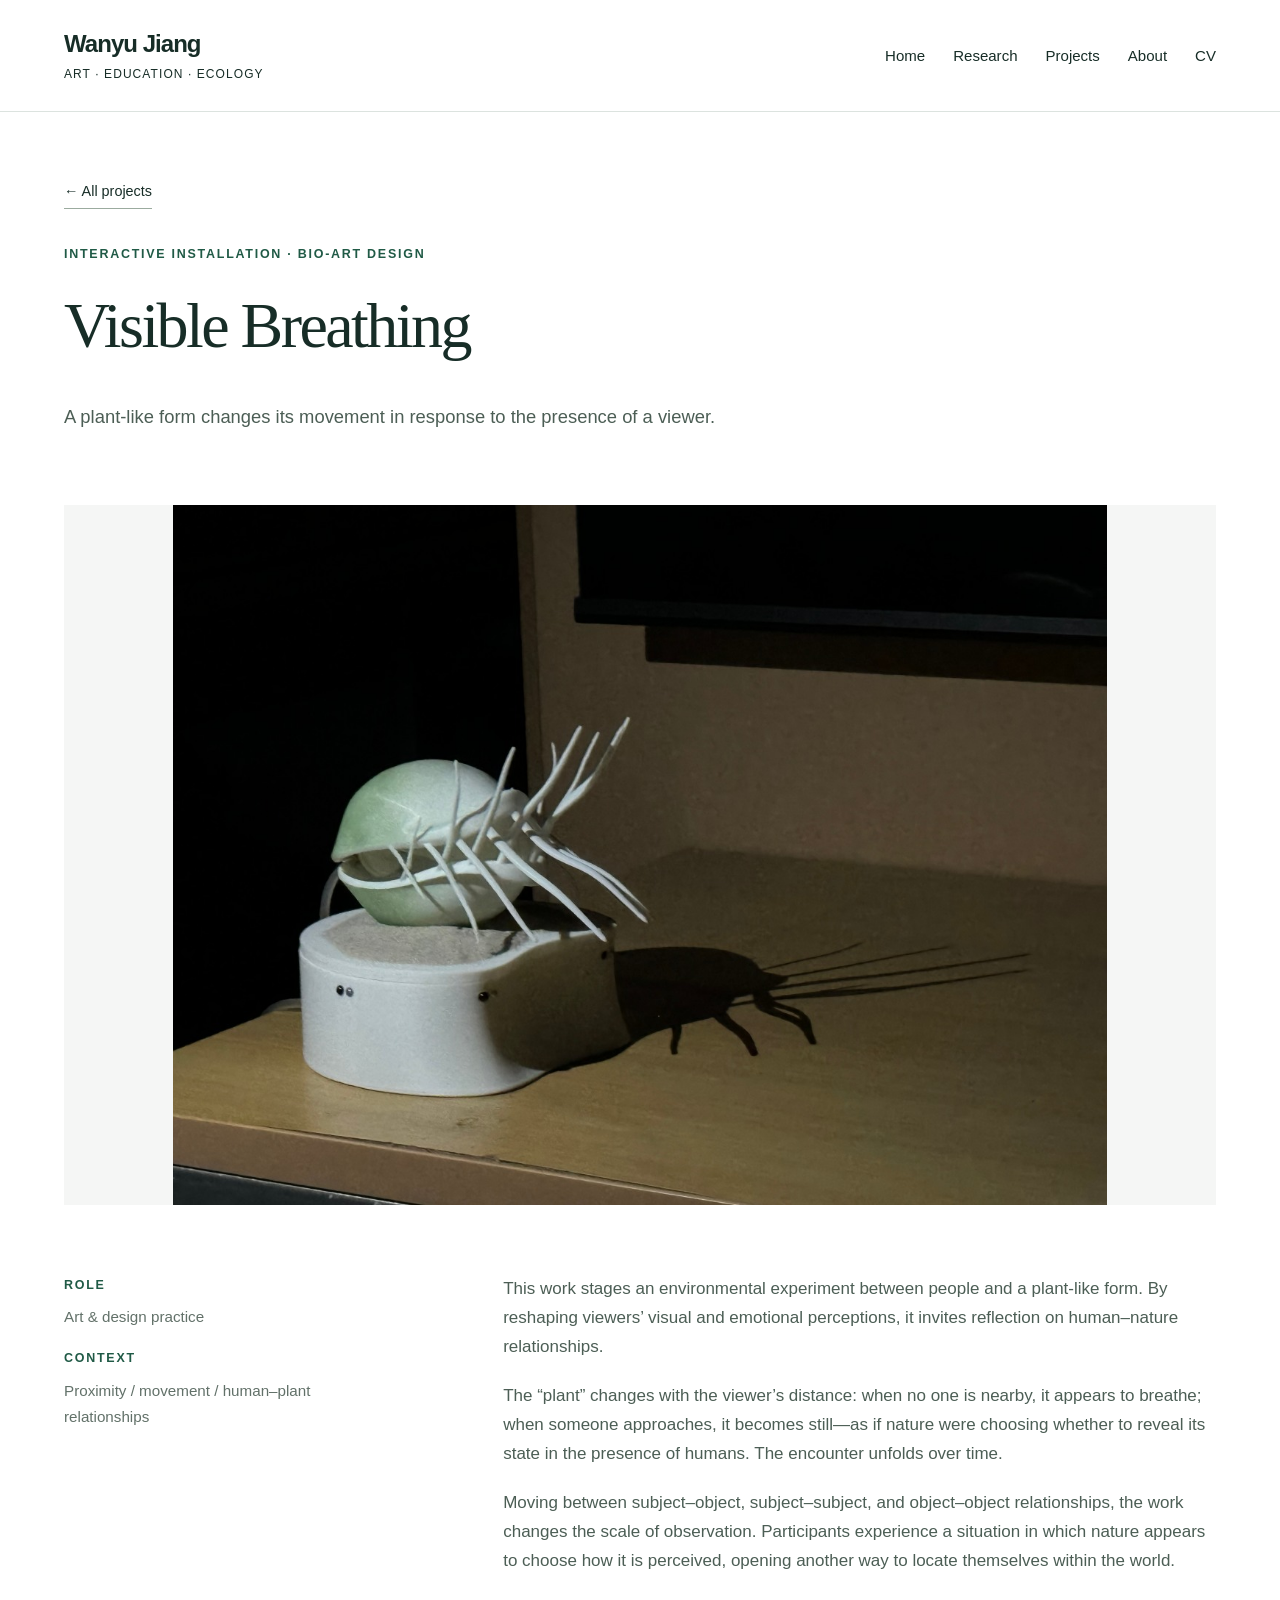
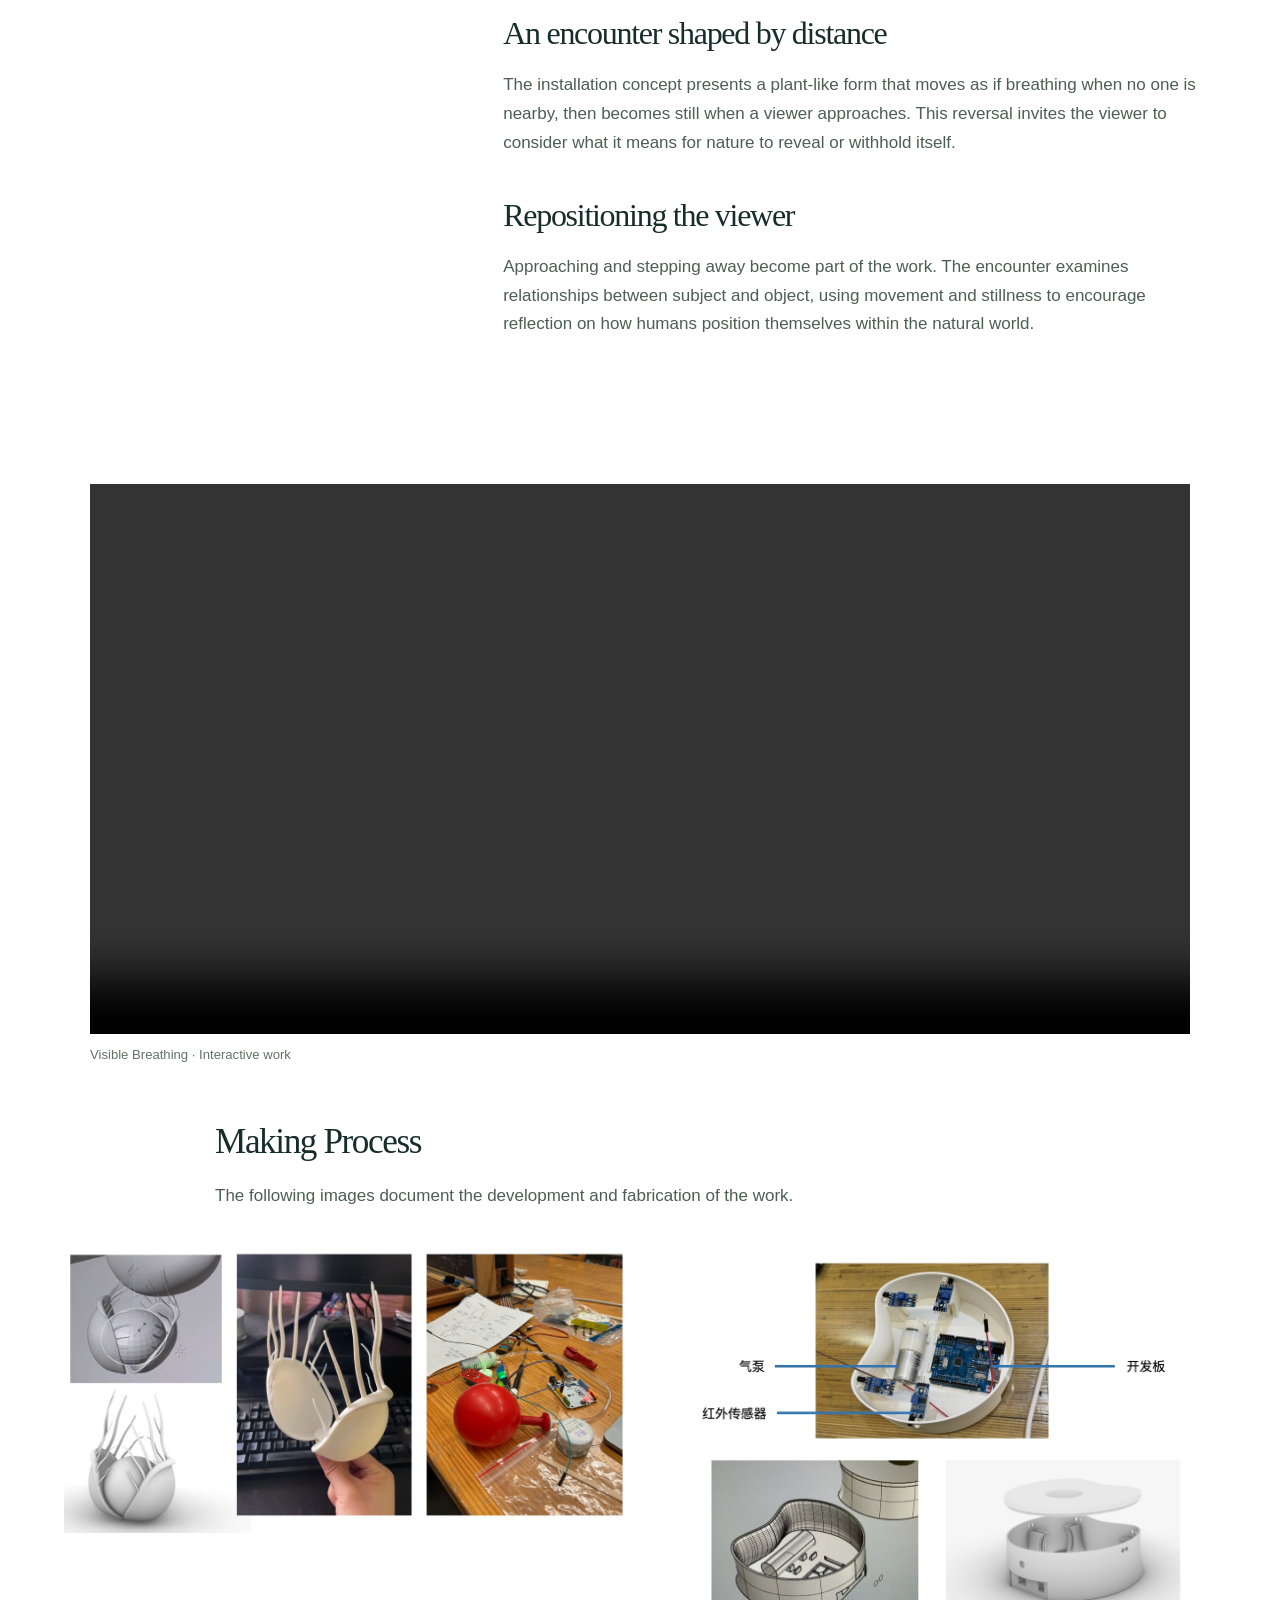
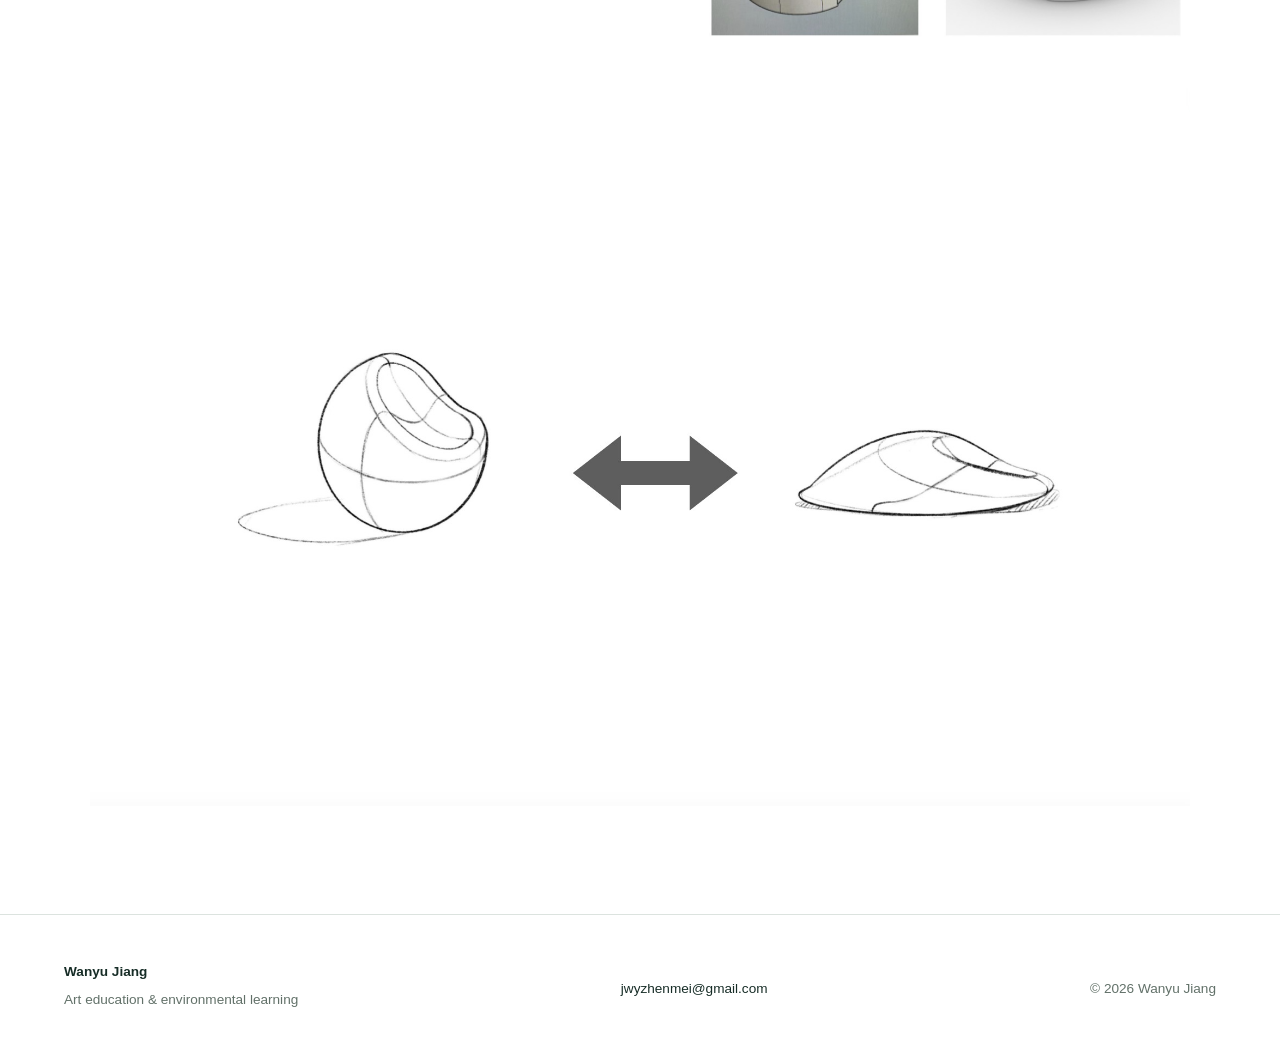
<file: plant-encounters.html>
<!doctype html><html lang="en"><head><meta charset="utf-8"><meta name="viewport" content="width=device-width,initial-scale=1"><title>Visible Breathing — Wanyu Jiang</title><meta name="description" content="Wanyu Jiang — researcher and educator working across art education, environmental learning, and human–nature relationships."><link rel="icon" href="data:image/svg+xml,%3Csvg xmlns='http://www.w3.org/2000/svg' viewBox='0 0 40 40'%3E%3Crect width='40' height='40' rx='20' fill='%231b4438'/%3E%3Ctext x='20' y='27' text-anchor='middle' font-family='Georgia' font-size='25' fill='white'%3EW%3C/text%3E%3C/svg%3E"><link rel="stylesheet" href="style.css"><script src="script.js" defer></script></head><body><a class="skip" href="#main">Skip to content</a><header><a class="brand" href="index.html">Wanyu Jiang<span>Art · Education · Ecology</span></a><button class="menu-toggle" aria-expanded="false" aria-controls="navigation">Menu</button><nav id="navigation" aria-label="Main navigation"><a href="index.html">Home</a><a href="research.html">Research</a><a href="projects.html">Projects</a><a href="about.html">About</a><a href="cv.html">CV</a></nav></header><main id="main"><section class="page-head"><a class="text-link" href="projects.html">← All projects</a><p class="eyebrow">Interactive installation · Bio-art design</p><h1>Visible Breathing</h1><p class="intro">A plant-like form changes its movement in response to the presence of a viewer.</p></section><figure class="project-hero"><img class="" src="assets/feedback-image39.jpg" alt="Visible Breathing" loading="lazy" width="1600" height="1100"></figure><div class="project-body"><aside><p class="eyebrow">Role</p><p>Art & design practice</p><p class="eyebrow">Context</p><p>Proximity / movement / human–plant relationships</p></aside><article><div class="reading-copy"><p>This work stages an environmental experiment between people and a plant-like form. By reshaping viewers’ visual and emotional perceptions, it invites reflection on human–nature relationships.</p><p>The “plant” changes with the viewer’s distance: when no one is nearby, it appears to breathe; when someone approaches, it becomes still—as if nature were choosing whether to reveal its state in the presence of humans. The encounter unfolds over time.</p><p>Moving between subject–object, subject–subject, and object–object relationships, the work changes the scale of observation. Participants experience a situation in which nature appears to choose how it is perceived, opening another way to locate themselves within the world.</p></div><section><h2>An encounter shaped by distance</h2><p>The installation concept presents a plant-like form that moves as if breathing when no one is nearby, then becomes still when a viewer approaches. This reversal invites the viewer to consider what it means for nature to reveal or withhold itself.</p></section><section><h2>Repositioning the viewer</h2><p>Approaching and stepping away become part of the work. The encounter examines relationships between subject and object, using movement and stillness to encourage reflection on how humans position themselves within the natural world.</p></section></article></div><section class="project-sequence"><figure class="video-block"><video controls playsinline preload="metadata" aria-label="Visible Breathing · Interactive work"><source src="assets/visible-breathing.mp4" type="video/mp4">Your browser does not support embedded video.</video><figcaption>Visible Breathing · Interactive work</figcaption></figure><div class="reading-copy"><h2>Making Process</h2><p>The following images document the development and fabrication of the work.</p></div><div class="image-pair"><figure class="original-image"><img src="assets/feedback-image41.jpg" width="1267" height="635" alt="Project documentation, image 41" loading="lazy"></figure><figure class="original-image"><img src="assets/feedback-image42.jpg" width="1144" height="812" alt="Project documentation, image 42" loading="lazy"></figure></div><figure class="original-image"><img src="assets/feedback-image43.jpg" width="2018" height="1318" alt="Project documentation, image 43" loading="lazy"></figure></section></main><footer><div><strong>Wanyu Jiang</strong><p>Art education & environmental learning</p></div><a href="mailto:jwyzhenmei@gmail.com">jwyzhenmei@gmail.com</a><span>© 2026 Wanyu Jiang</span></footer></body></html>
</file>
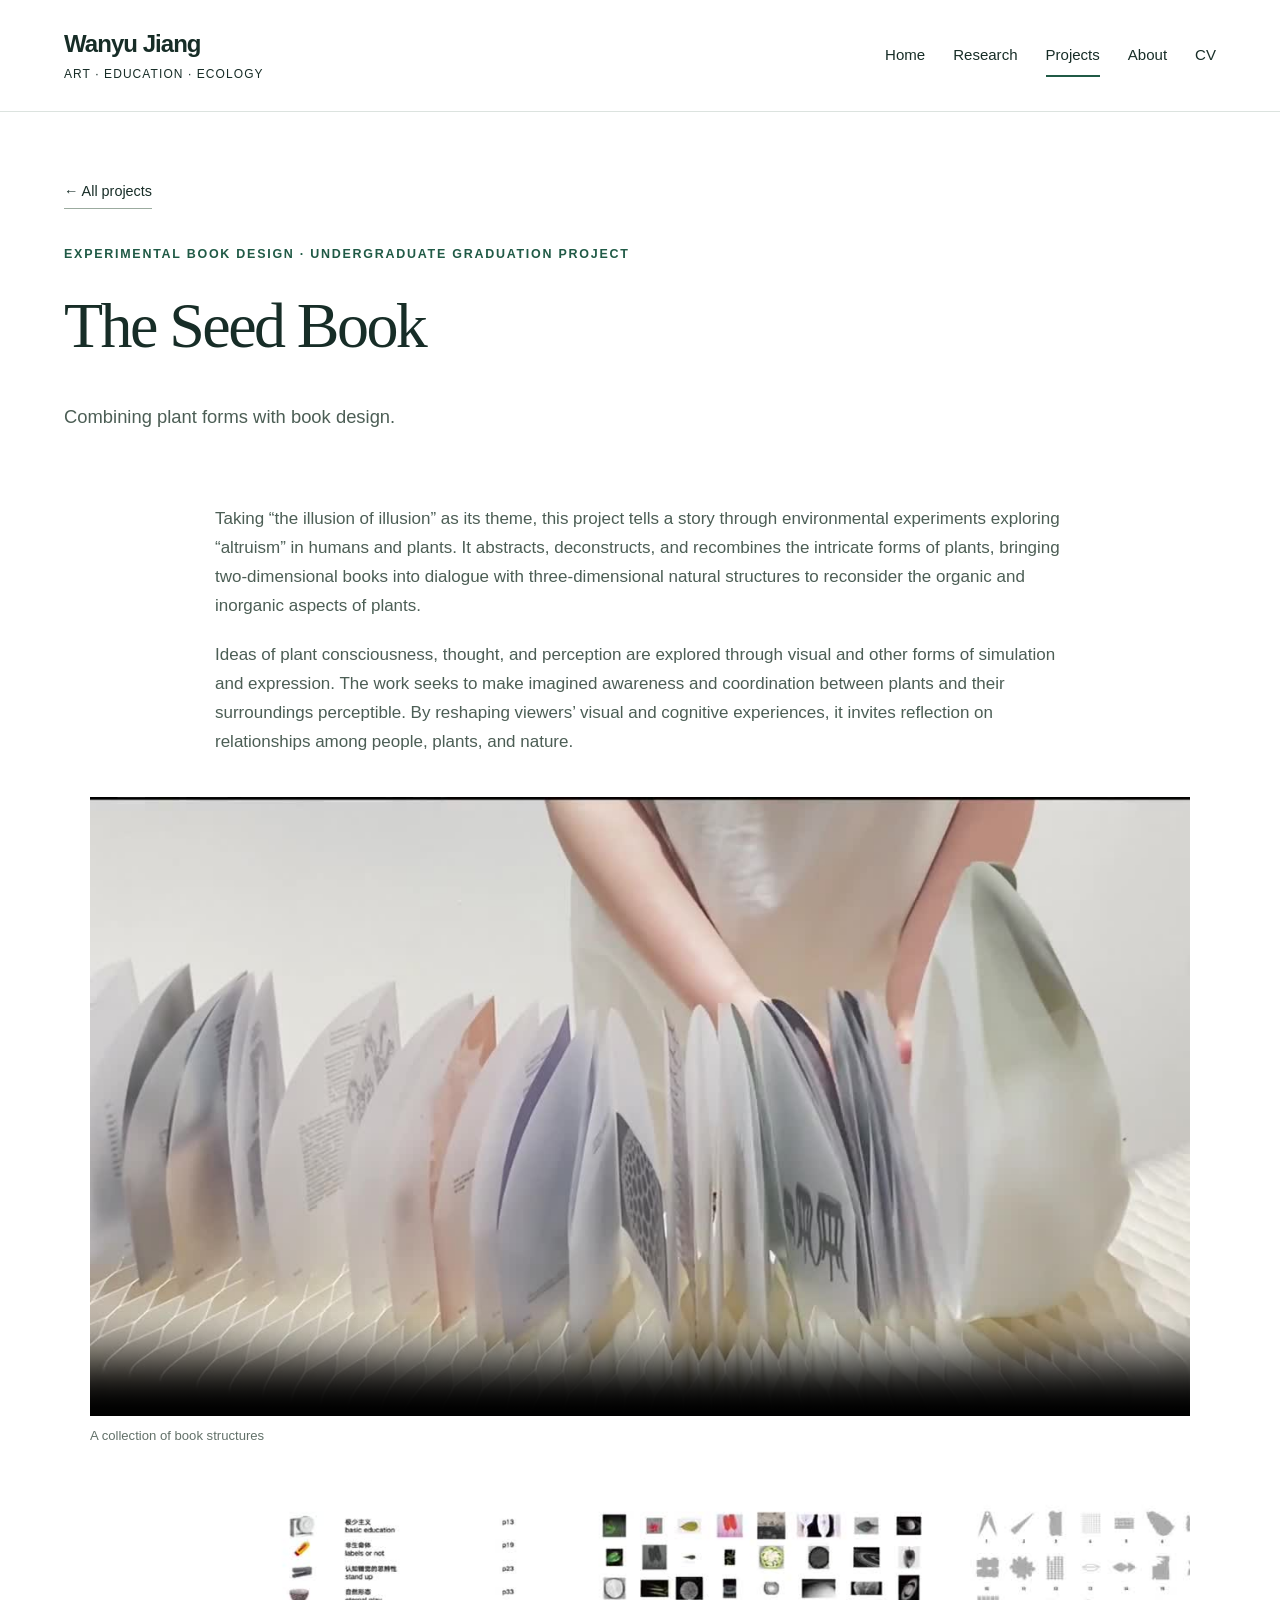
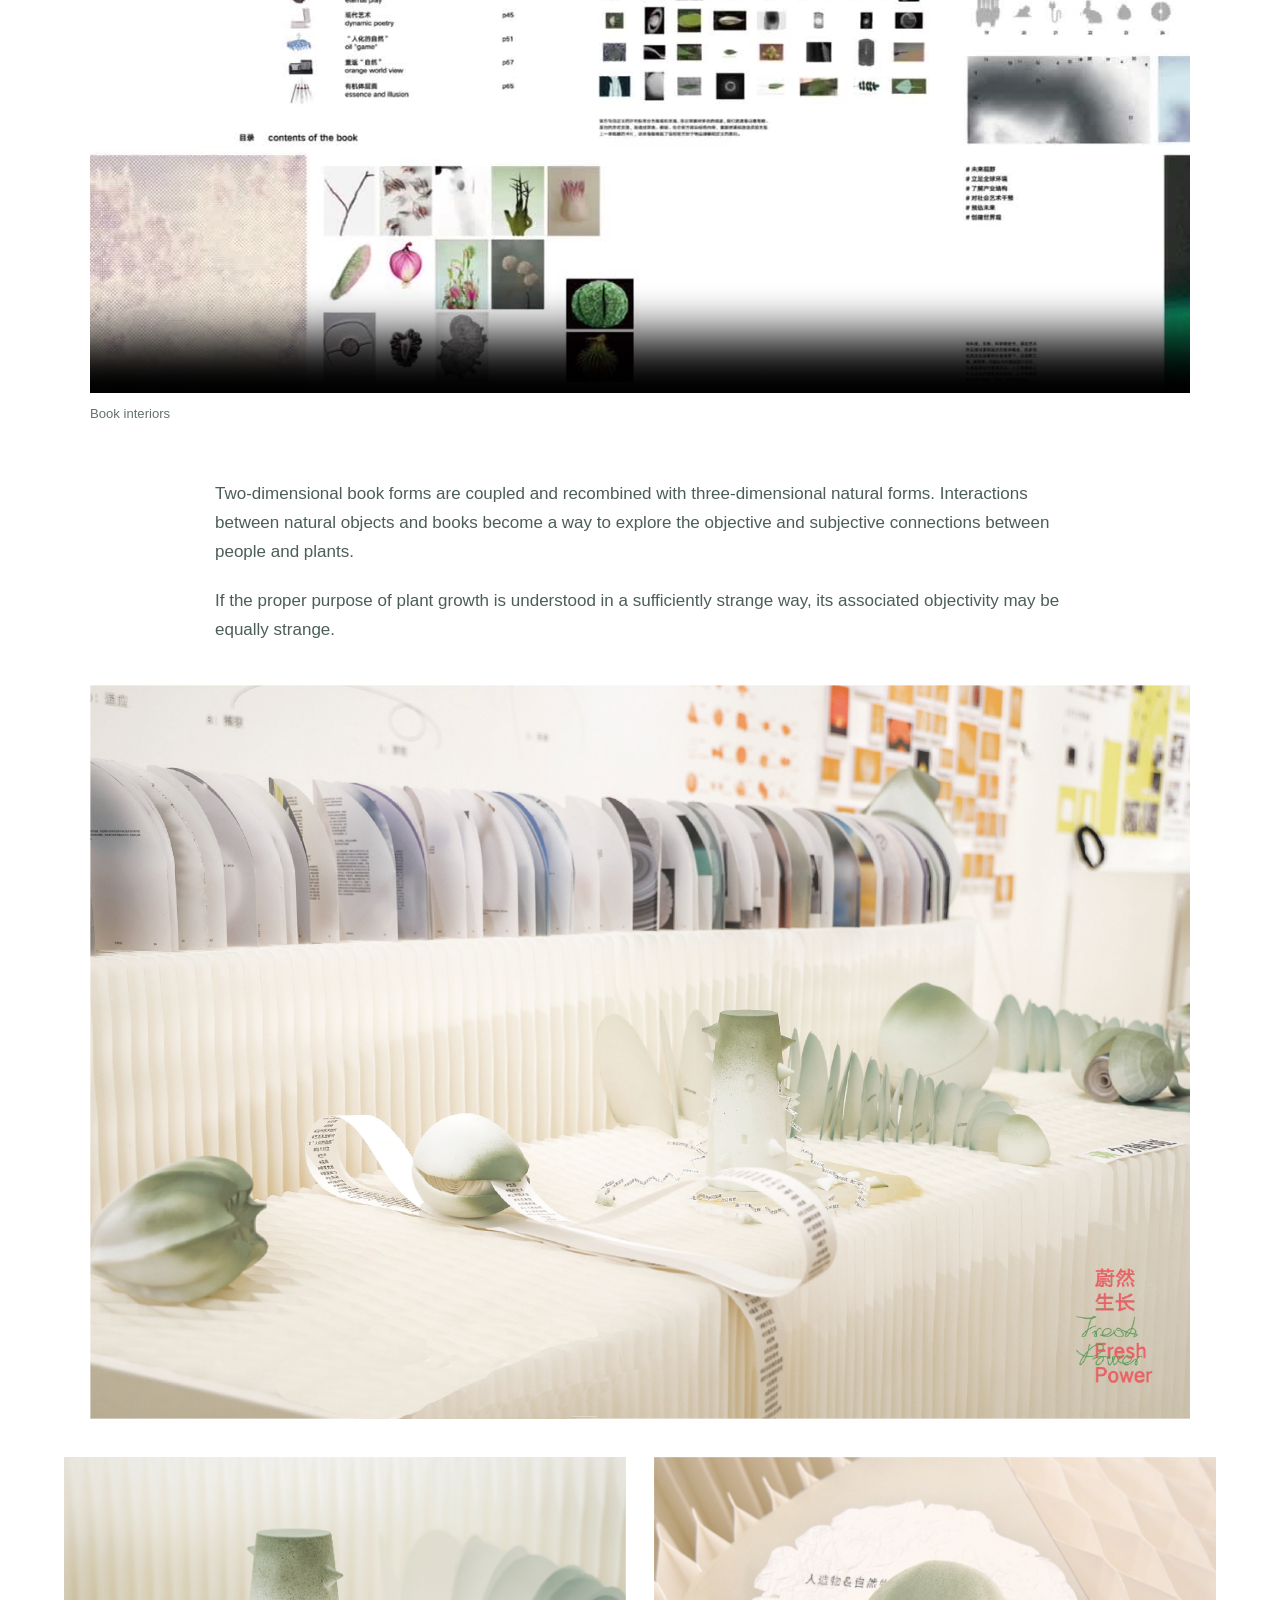
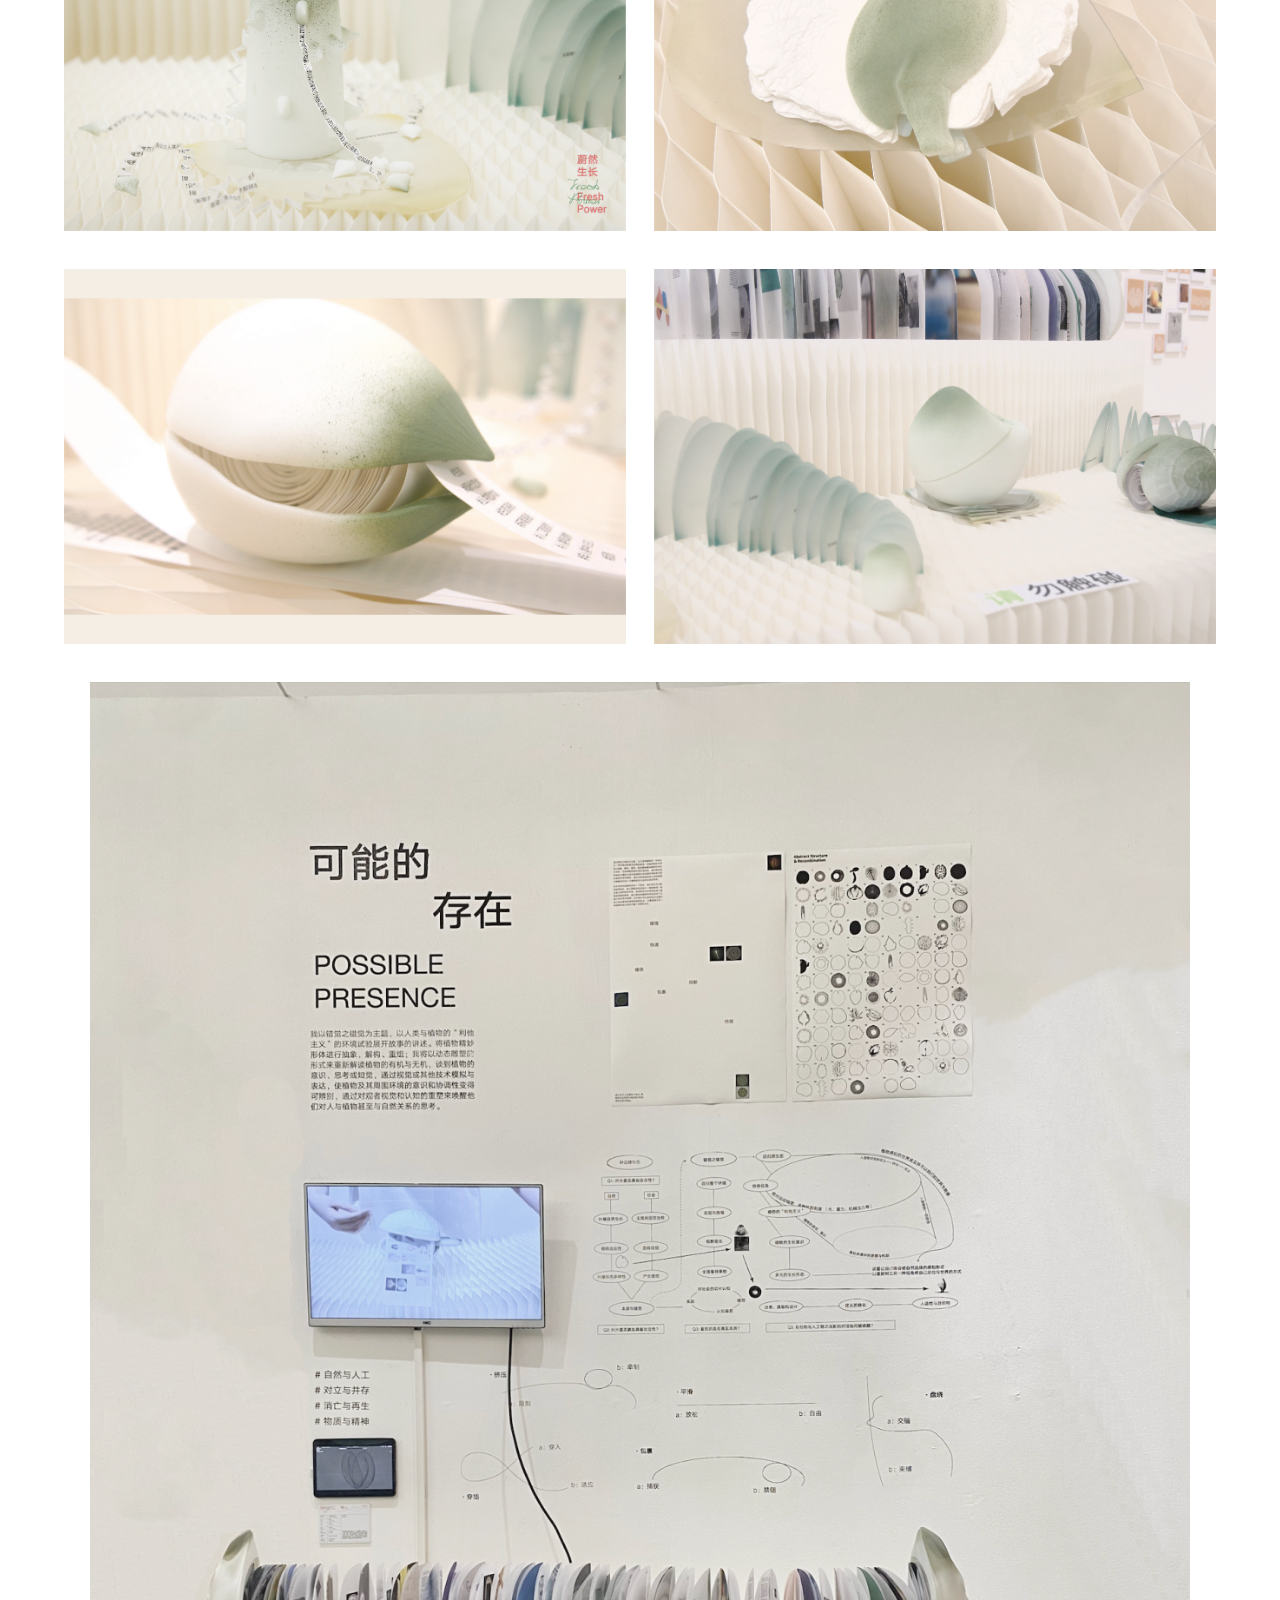
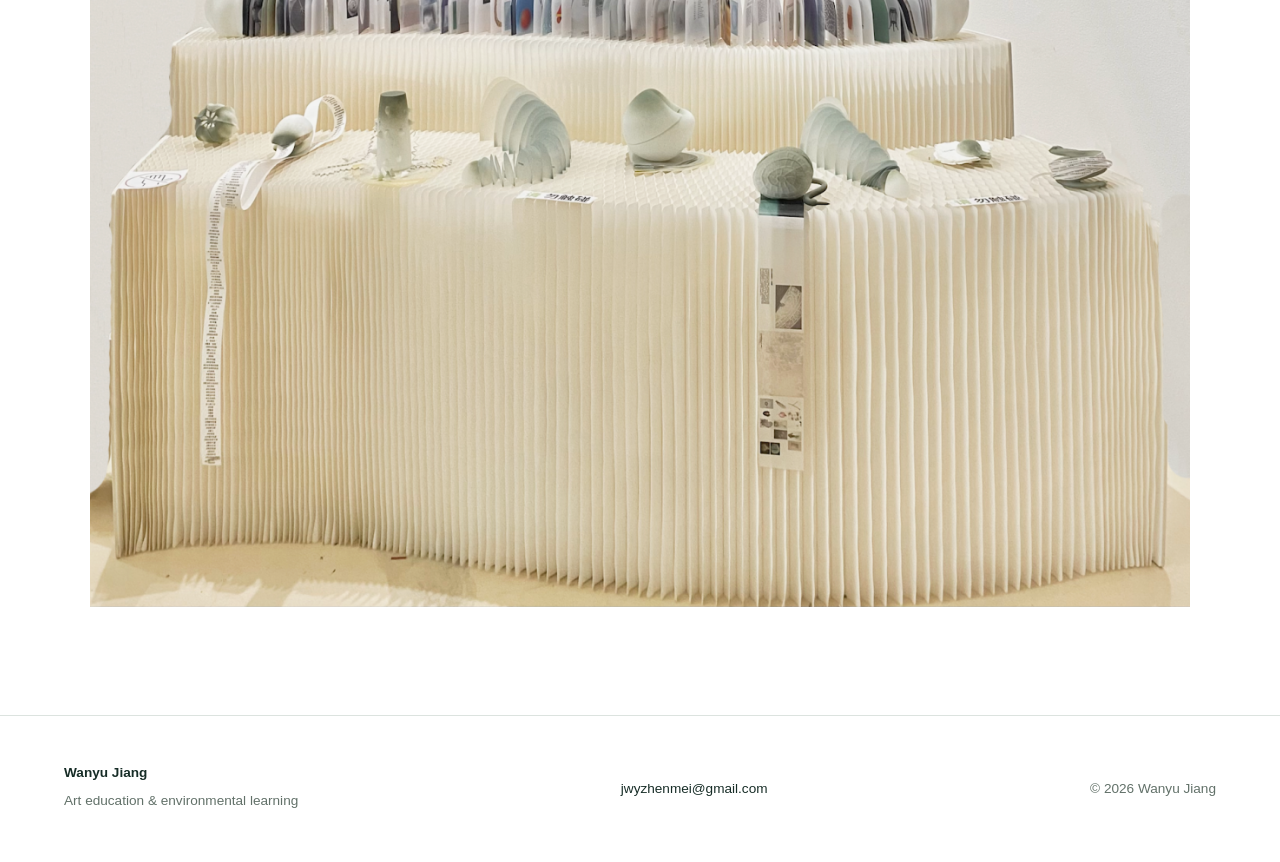
<file: possible-presence.html>
<!doctype html><html lang="en"><head><meta charset="utf-8"><meta name="viewport" content="width=device-width,initial-scale=1"><title>The Seed Book — Wanyu Jiang</title><meta name="description" content="Wanyu Jiang — researcher and educator working across art education, environmental learning, and human–nature relationships."><link rel="icon" href="data:image/svg+xml,%3Csvg xmlns='http://www.w3.org/2000/svg' viewBox='0 0 40 40'%3E%3Crect width='40' height='40' rx='20' fill='%231b4438'/%3E%3Ctext x='20' y='27' text-anchor='middle' font-family='Georgia' font-size='25' fill='white'%3EW%3C/text%3E%3C/svg%3E"><link rel="stylesheet" href="style.css"><script src="script.js" defer></script></head><body><a class="skip" href="#main">Skip to content</a><header><a class="brand" href="index.html">Wanyu Jiang<span>Art · Education · Ecology</span></a><button class="menu-toggle" aria-expanded="false" aria-controls="navigation">Menu</button><nav id="navigation" aria-label="Main navigation"><a href="index.html">Home</a><a href="research.html">Research</a><a aria-current="page" href="projects.html">Projects</a><a href="about.html">About</a><a href="cv.html">CV</a></nav></header><main id="main"><section class="page-head"><a class="text-link" href="projects.html">← All projects</a><p class="eyebrow">Experimental book design · Undergraduate graduation project</p><h1>The Seed Book</h1><p class="intro">Combining plant forms with book design.</p></section><div class="reading-copy"><p>Taking “the illusion of illusion” as its theme, this project tells a story through environmental experiments exploring “altruism” in humans and plants. It abstracts, deconstructs, and recombines the intricate forms of plants, bringing two-dimensional books into dialogue with three-dimensional natural structures to reconsider the organic and inorganic aspects of plants.</p><p>Ideas of plant consciousness, thought, and perception are explored through visual and other forms of simulation and expression. The work seeks to make imagined awareness and coordination between plants and their surroundings perceptible. By reshaping viewers’ visual and cognitive experiences, it invites reflection on relationships among people, plants, and nature.</p></div><section class="project-sequence"><figure class="video-block"><video controls playsinline preload="metadata" poster="assets/possible-presence-structures-poster.jpg" aria-label="A collection of book structures"><source src="assets/possible-presence-structures.webm" type="video/webm"><source src="assets/possible-presence-structures.mp4" type="video/mp4"></video><figcaption>A collection of book structures</figcaption></figure><figure class="video-block"><video controls playsinline preload="metadata" poster="assets/possible-presence-pages-poster.jpg" aria-label="Book interiors"><source src="assets/possible-presence-pages.webm" type="video/webm"><source src="assets/possible-presence-pages.mp4" type="video/mp4"></video><figcaption>Book interiors</figcaption></figure><div class="reading-copy"><p>Two-dimensional book forms are coupled and recombined with three-dimensional natural forms. Interactions between natural objects and books become a way to explore the objective and subjective connections between people and plants.</p><p>If the proper purpose of plant growth is understood in a sufficiently strange way, its associated objectivity may be equally strange.</p></div><figure class="original-image"><img src="assets/possible-presence-1.png" width="3334" height="2224" alt="The Seed Book sculptural books inspired by plant forms" loading="lazy"></figure><div class="image-pair"><figure class="original-image"><img src="assets/possible-presence-4.png" width="1267" height="845" alt="Sculptural book with a cylindrical plant-inspired form" loading="lazy"></figure><figure class="original-image"><img src="assets/possible-presence-5.png" width="1267" height="845" alt="Circular book pages with a green organic cover" loading="lazy"></figure></div><div class="image-pair"><figure class="original-image"><img src="assets/possible-presence-6.png" width="1267" height="845" alt="Open sculptural book with a curved organic shell" loading="lazy"></figure><figure class="original-image"><img src="assets/possible-presence-7.png" width="1267" height="845" alt="Plant-inspired book structures on display" loading="lazy"></figure></div><figure class="original-image"><img src="assets/possible-presence-8.png" width="1267" height="1756" alt="The Seed Book graduation exhibition installation" loading="lazy"></figure></section></main><footer><div><strong>Wanyu Jiang</strong><p>Art education & environmental learning</p></div><a href="mailto:jwyzhenmei@gmail.com">jwyzhenmei@gmail.com</a><span>© 2026 Wanyu Jiang</span></footer></body></html>
</file>
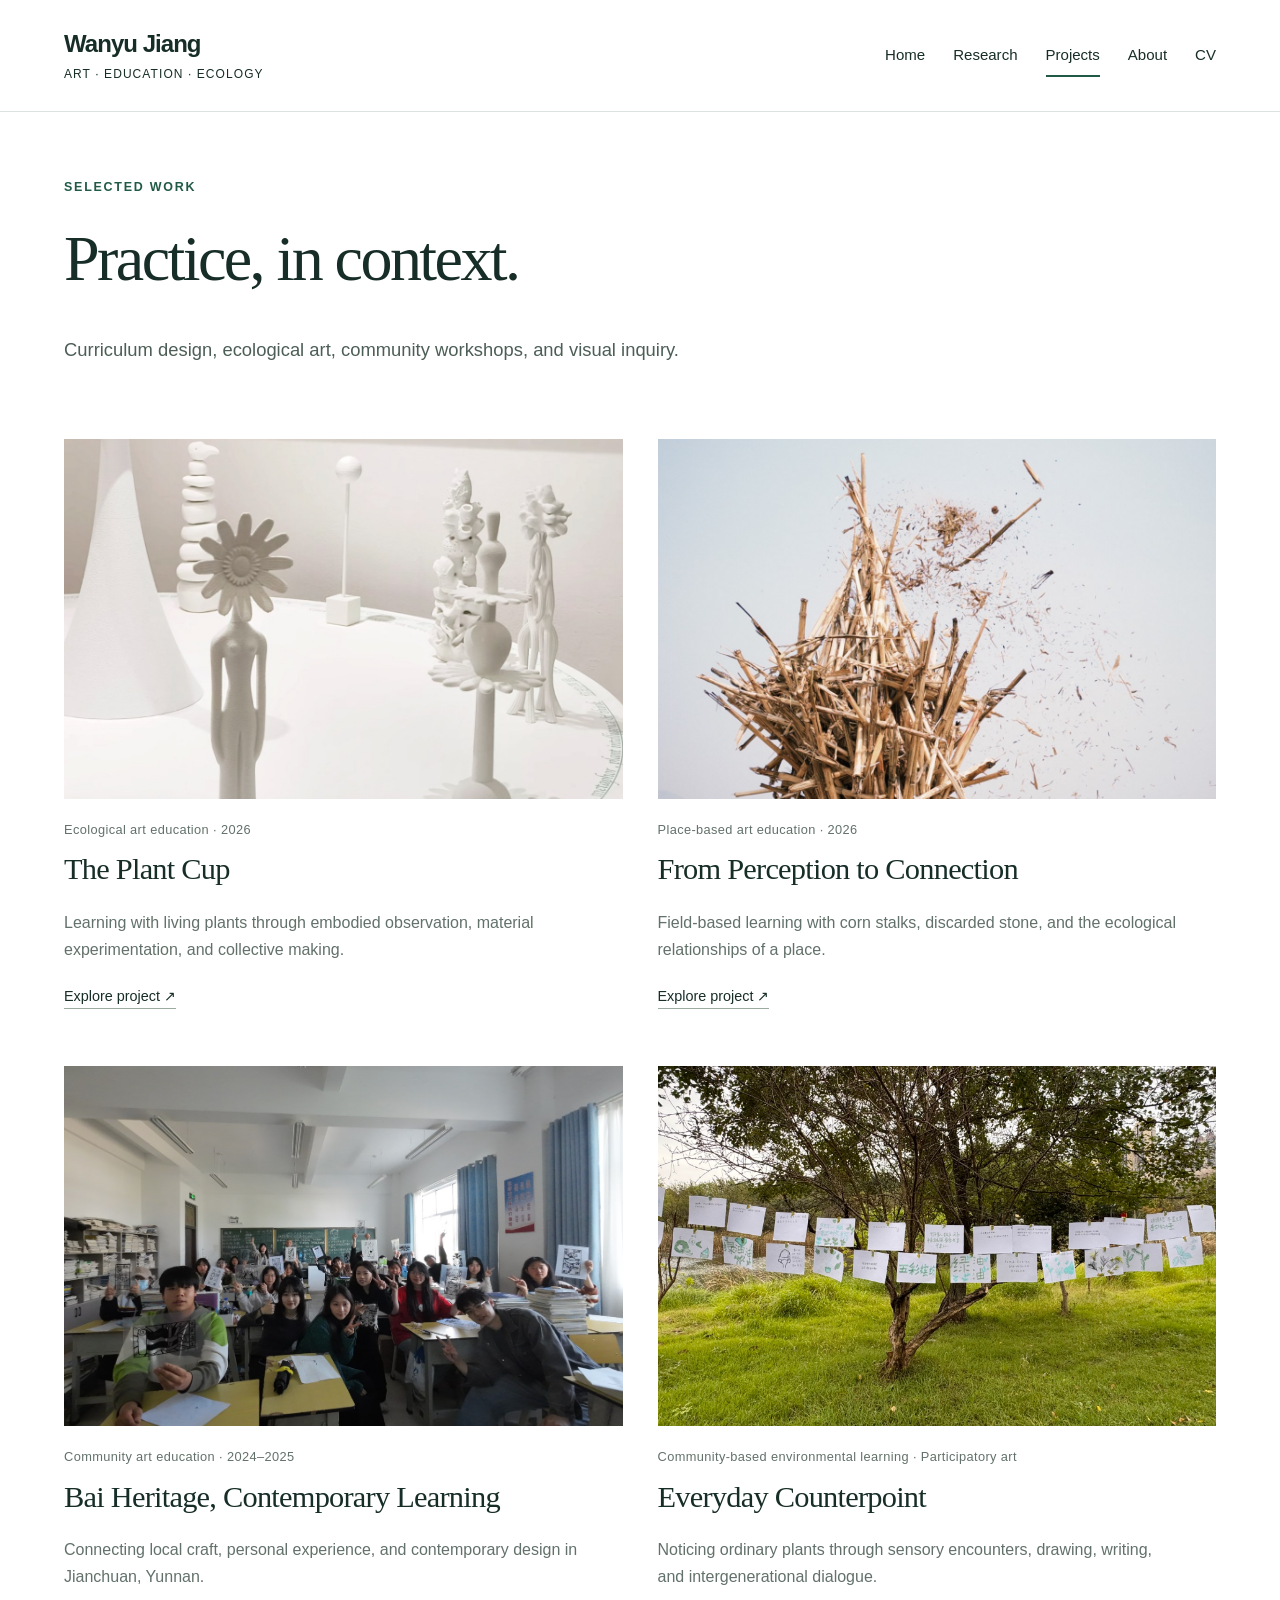
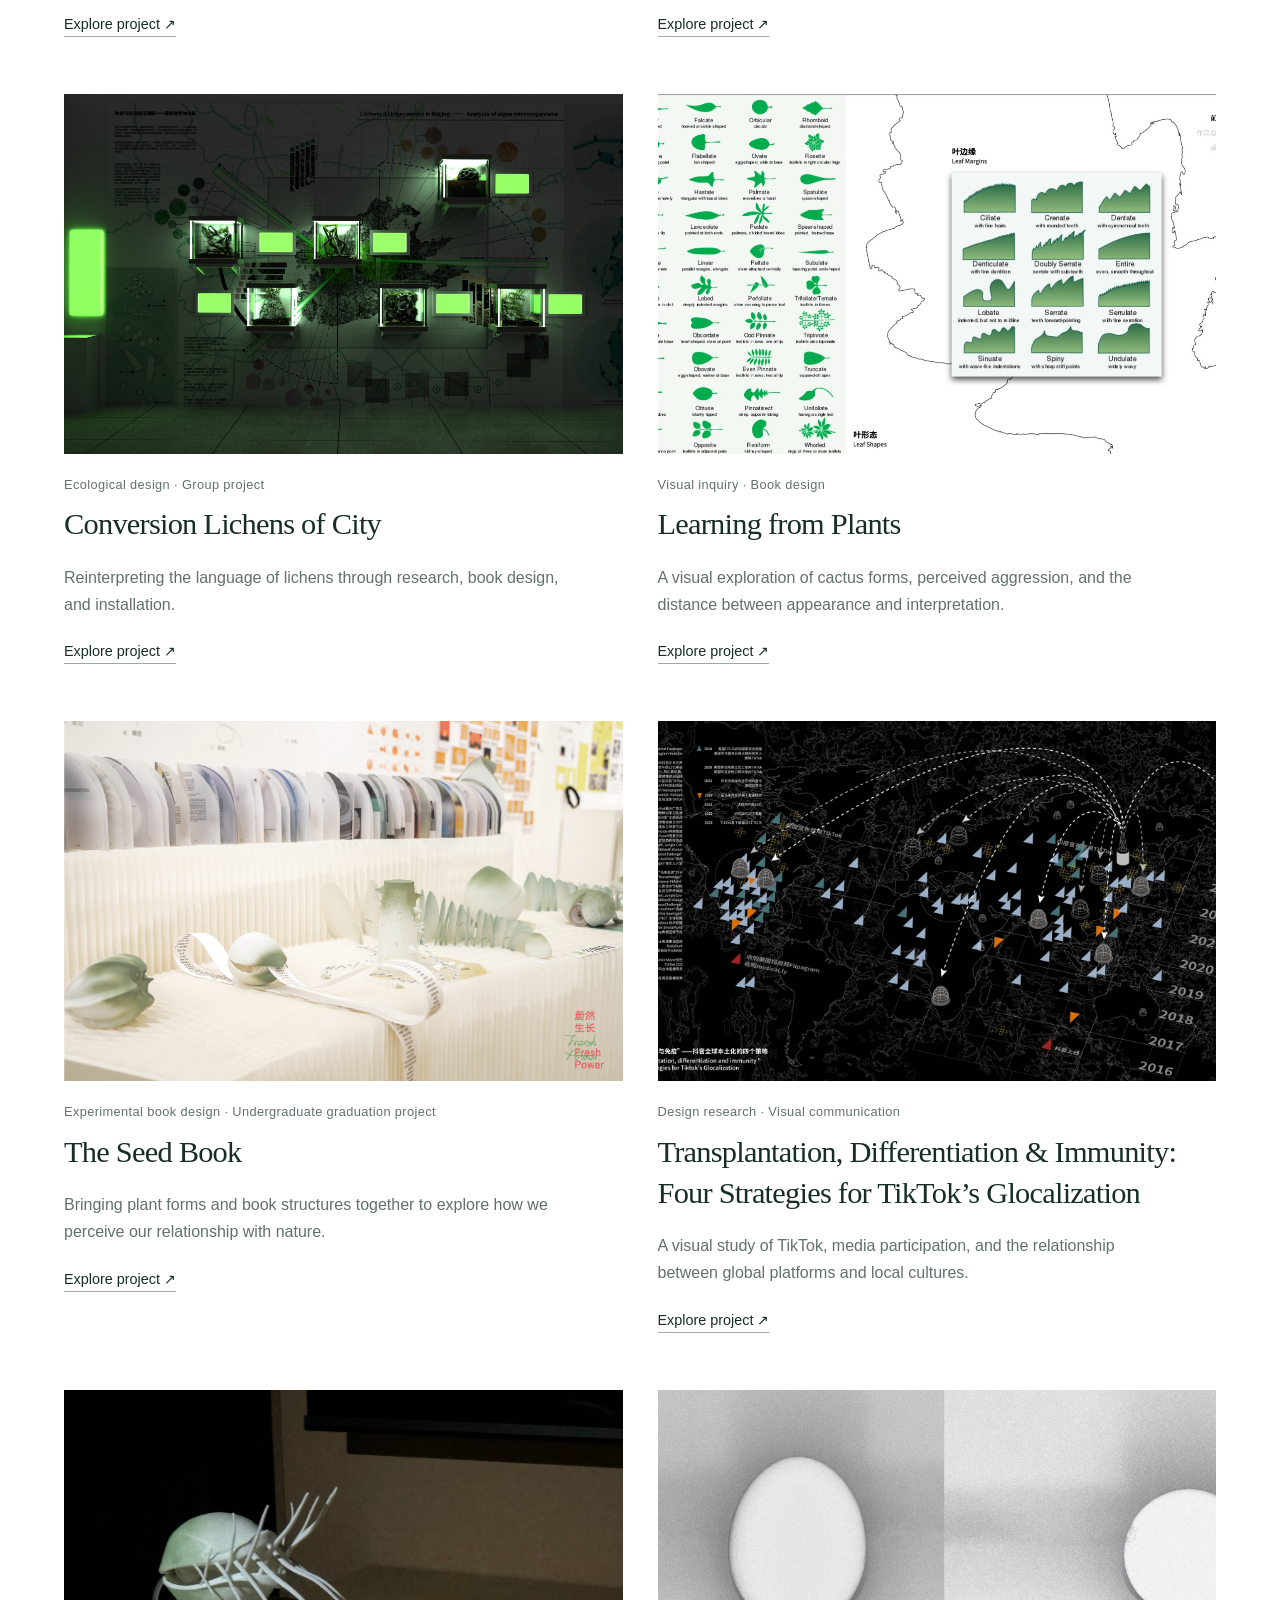
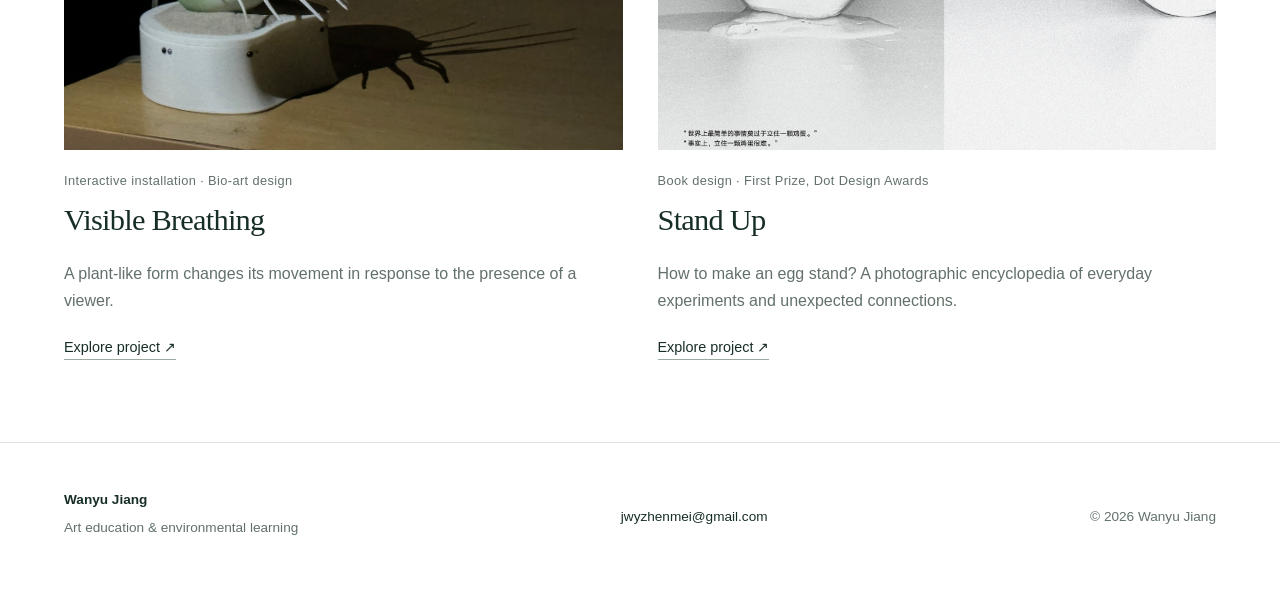
<file: projects.html>
<!doctype html><html lang="en"><head><meta charset="utf-8"><meta name="viewport" content="width=device-width,initial-scale=1"><title>Projects — Wanyu Jiang</title><meta name="description" content="Wanyu Jiang — researcher and educator working across art education, environmental learning, and human–nature relationships."><link rel="icon" href="data:image/svg+xml,%3Csvg xmlns='http://www.w3.org/2000/svg' viewBox='0 0 40 40'%3E%3Crect width='40' height='40' rx='20' fill='%231b4438'/%3E%3Ctext x='20' y='27' text-anchor='middle' font-family='Georgia' font-size='25' fill='white'%3EW%3C/text%3E%3C/svg%3E"><link rel="stylesheet" href="style.css"><script src="script.js" defer></script></head><body><a class="skip" href="#main">Skip to content</a><header><a class="brand" href="index.html">Wanyu Jiang<span>Art · Education · Ecology</span></a><button class="menu-toggle" aria-expanded="false" aria-controls="navigation">Menu</button><nav id="navigation" aria-label="Main navigation"><a href="index.html">Home</a><a href="research.html">Research</a><a aria-current="page" href="projects.html">Projects</a><a href="about.html">About</a><a href="cv.html">CV</a></nav></header><main id="main"><section class="page-head"><p class="eyebrow">Selected work</p><h1>Practice, in context.</h1><p class="intro">Curriculum design, ecological art, community workshops, and visual inquiry.</p></section><section class="grid project-index"><a class="project-card" href="the-plant-cup.html"><img class="" src="assets/image-14.jpg" alt="The Plant Cup" loading="lazy" width="1600" height="1100"><div class="meta">Ecological art education · 2026</div><h3>The Plant Cup</h3><p>Learning with living plants through embodied observation, material experimentation, and collective making.</p><span class="text-link">Explore project <span aria-hidden="true">↗</span></span></a><a class="project-card" href="place-based-learning.html"><img class="" src="assets/image-34.jpg" alt="From Perception to Connection" loading="lazy" width="1600" height="1100"><div class="meta">Place-based art education · 2026</div><h3>From Perception to Connection</h3><p>Field-based learning with corn stalks, discarded stone, and the ecological relationships of a place.</p><span class="text-link">Explore project <span aria-hidden="true">↗</span></span></a><a class="project-card" href="bai-heritage.html"><img class="" src="assets/heritage-1.jpg" alt="Bai Heritage, Contemporary Learning" loading="lazy" width="1600" height="1100"><div class="meta">Community art education · 2024–2025</div><h3>Bai Heritage, Contemporary Learning</h3><p>Connecting local craft, personal experience, and contemporary design in Jianchuan, Yunnan.</p><span class="text-link">Explore project <span aria-hidden="true">↗</span></span></a><a class="project-card" href="everyday-counterpoint.html"><img src="assets/everyday-counterpoint-1.png" alt="Drawings and written reflections displayed among community trees" width="1259" height="580" loading="lazy"><div class="meta">Community-based environmental learning · Participatory art</div><h3>Everyday Counterpoint</h3><p>Noticing ordinary plants through sensory encounters, drawing, writing, and intergenerational dialogue.</p><span class="text-link">Explore project <span aria-hidden="true">↗</span></span></a><a class="project-card" href="conversion-lichens-of-city.html"><img src="assets/conversion-lichens-of-city-1.jpg" alt="Conversion Lichens of City exhibition" loading="lazy"><div class="meta">Ecological design · Group project</div><h3>Conversion Lichens of City</h3><p>Reinterpreting the language of lichens through research, book design, and installation.</p><span class="text-link">Explore project <span aria-hidden="true">↗</span></span></a><a class="project-card" href="learning-from-plants.html"><img class="" src="assets/feedback-image31.jpg" alt="Learning from Plants" loading="lazy" width="1600" height="1100"><div class="meta">Visual inquiry · Book design</div><h3>Learning from Plants</h3><p>A visual exploration of cactus forms, perceived aggression, and the distance between appearance and interpretation.</p><span class="text-link">Explore project <span aria-hidden="true">↗</span></span></a><a class="project-card" href="possible-presence.html"><img src="assets/possible-presence-1.png" width="3334" height="2224" alt="The Seed Book sculptural book design" loading="lazy"><div class="meta">Experimental book design · Undergraduate graduation project</div><h3>The Seed Book</h3><p>Bringing plant forms and book structures together to explore how we perceive our relationship with nature.</p><span class="text-link">Explore project <span aria-hidden="true">↗</span></span></a><a class="project-card" href="douyin-glocalization.html"><img class="" src="assets/image-2.jpg" alt="Transplantation, Differentiation &amp; Immunity" loading="lazy" width="1600" height="1100"><div class="meta">Design research · Visual communication</div><h3>Transplantation, Differentiation & Immunity: Four Strategies for TikTok’s Glocalization</h3><p>A visual study of TikTok, media participation, and the relationship between global platforms and local cultures.</p><span class="text-link">Explore project <span aria-hidden="true">↗</span></span></a><a class="project-card" href="plant-encounters.html"><img class="" src="assets/feedback-image39.jpg" alt="Visible Breathing" loading="lazy" width="1600" height="1100"><div class="meta">Interactive installation · Bio-art design</div><h3>Visible Breathing</h3><p>A plant-like form changes its movement in response to the presence of a viewer.</p><span class="text-link">Explore project <span aria-hidden="true">↗</span></span></a><a class="project-card" href="stand-up.html"><img src="assets/stand-up-1.png" width="1758" height="1266" alt="Stand Up book design: two photographs of an upright egg" loading="lazy"><div class="meta">Book design · First Prize, Dot Design Awards</div><h3>Stand Up</h3><p>How to make an egg stand? A photographic encyclopedia of everyday experiments and unexpected connections.</p><span class="text-link">Explore project <span aria-hidden="true">↗</span></span></a></section></main><footer><div><strong>Wanyu Jiang</strong><p>Art education & environmental learning</p></div><a href="mailto:jwyzhenmei@gmail.com">jwyzhenmei@gmail.com</a><span>© 2026 Wanyu Jiang</span></footer></body></html>
</file>
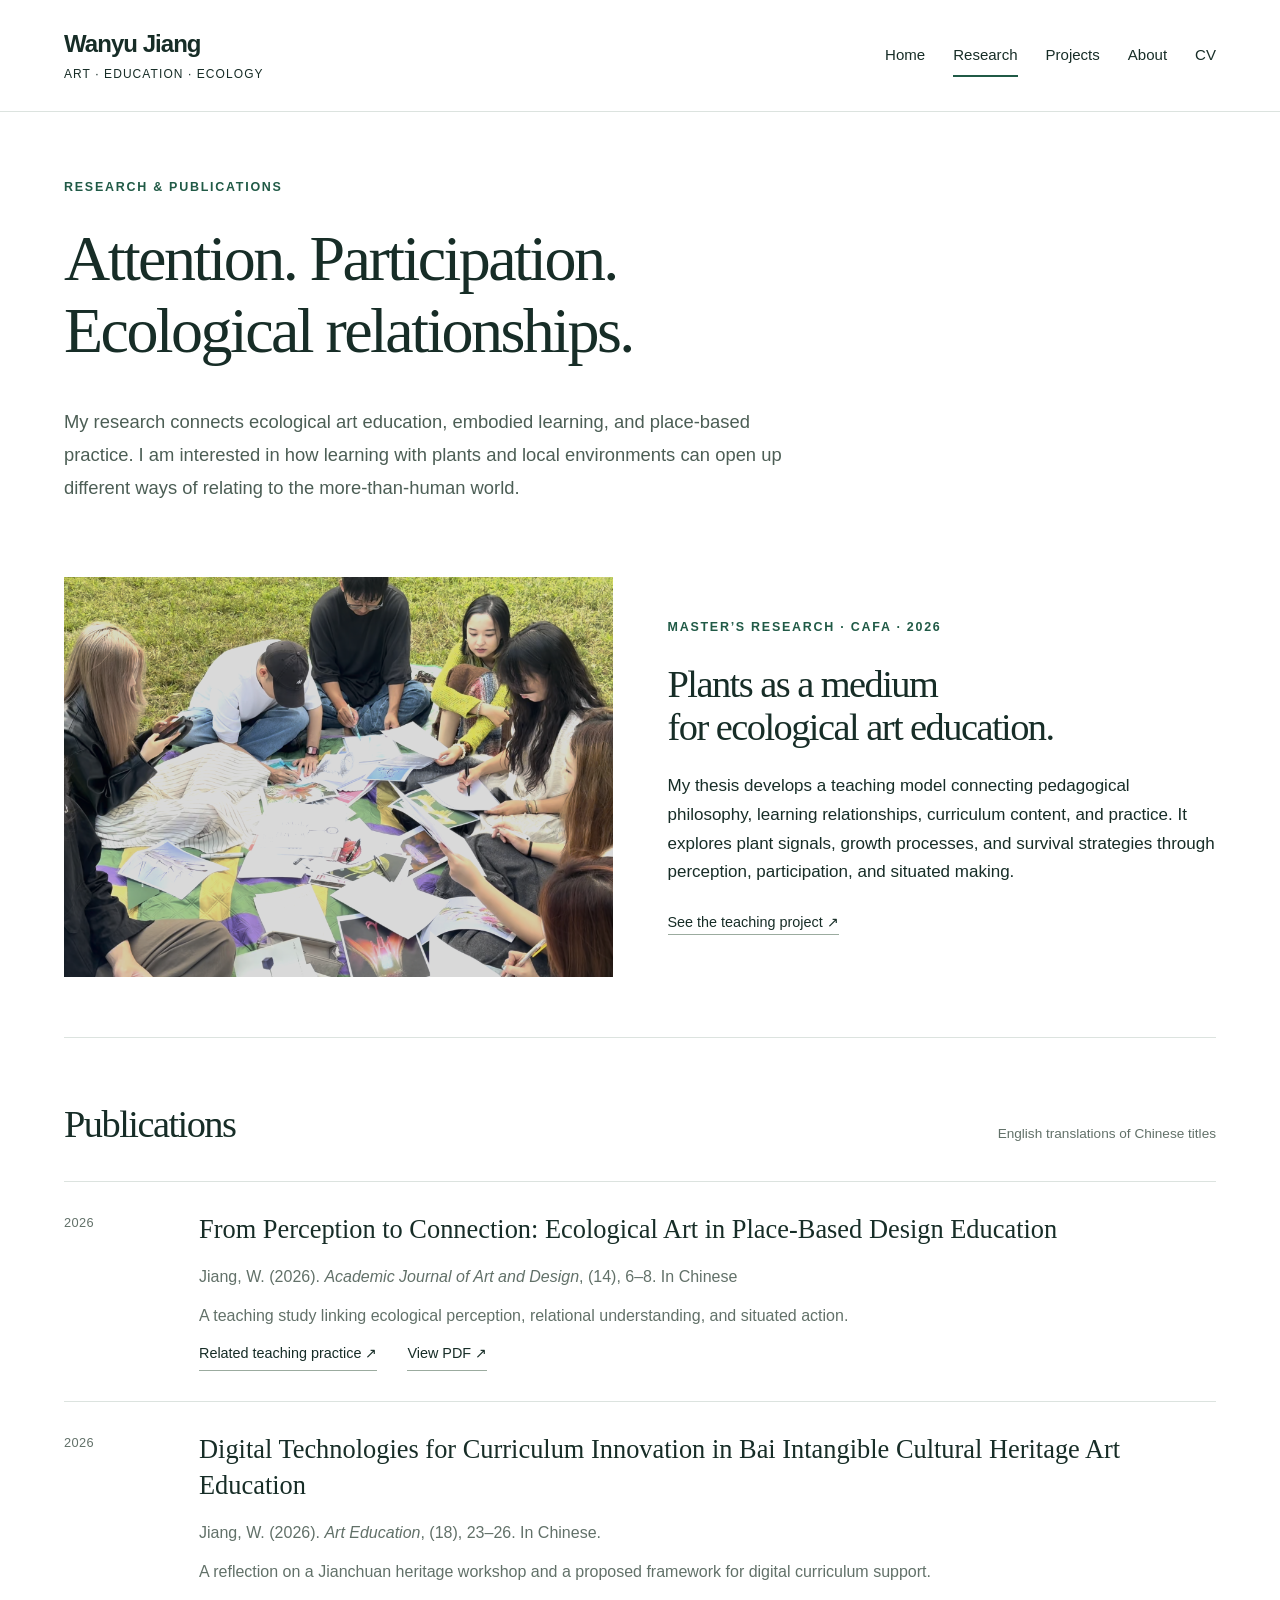
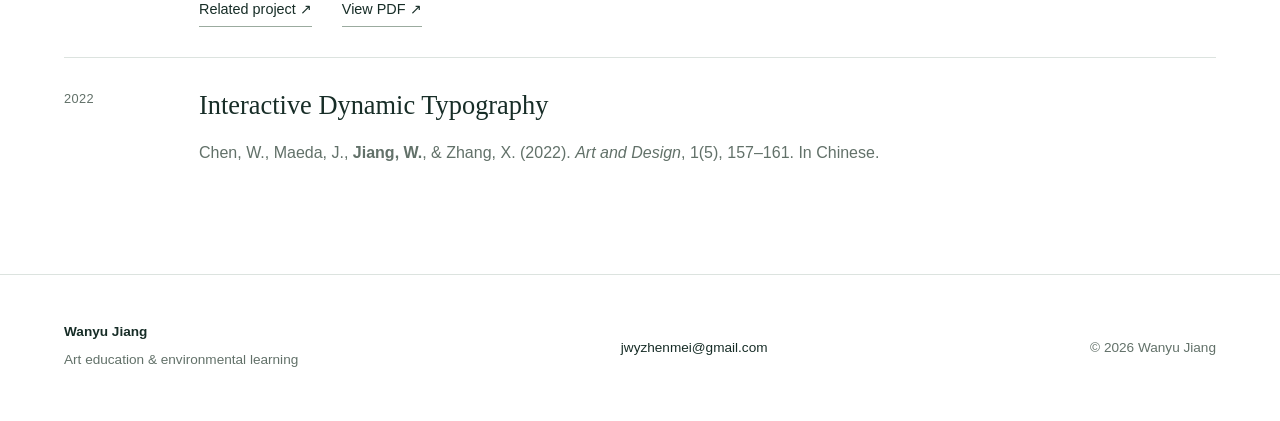
<file: research.html>
<!doctype html><html lang="en"><head><meta charset="utf-8"><meta name="viewport" content="width=device-width,initial-scale=1"><title>Research — Wanyu Jiang</title><meta name="description" content="Wanyu Jiang — researcher and educator working across art education, environmental learning, and human–nature relationships."><link rel="icon" href="data:image/svg+xml,%3Csvg xmlns='http://www.w3.org/2000/svg' viewBox='0 0 40 40'%3E%3Crect width='40' height='40' rx='20' fill='%231b4438'/%3E%3Ctext x='20' y='27' text-anchor='middle' font-family='Georgia' font-size='25' fill='white'%3EW%3C/text%3E%3C/svg%3E"><link rel="stylesheet" href="style.css"><script src="script.js" defer></script><style>.publication-links{display:flex;flex-wrap:wrap;align-items:center;gap:14px 30px}</style></head><body><a class="skip" href="#main">Skip to content</a><header><a class="brand" href="index.html">Wanyu Jiang<span>Art · Education · Ecology</span></a><button class="menu-toggle" aria-expanded="false" aria-controls="navigation">Menu</button><nav id="navigation" aria-label="Main navigation"><a href="index.html">Home</a><a aria-current="page" href="research.html">Research</a><a href="projects.html">Projects</a><a href="about.html">About</a><a href="cv.html">CV</a></nav></header><main id="main"><section class="page-head"><p class="eyebrow">Research & publications</p><h1>Attention. Participation.<br>Ecological relationships.</h1><p class="intro">My research connects ecological art education, embodied learning, and place-based practice. I am interested in how learning with plants and local environments can open up different ways of relating to the more-than-human world.</p></section><section class="thesis"><img class="" src="assets/research-plants-teaching-cover.png" alt="Students drawing and discussing plants during an outdoor ecological art education workshop" loading="lazy" width="2340" height="1310"><div><p class="eyebrow">Master’s research · CAFA · 2026</p><h2>Plants as a medium<br>for ecological art education.</h2><p>My thesis develops a teaching model connecting pedagogical philosophy, learning relationships, curriculum content, and practice. It explores plant signals, growth processes, and survival strategies through perception, participation, and situated making.</p><a class="text-link" href="the-plant-cup.html">See the teaching project ↗</a></div></section><section class="section"><div class="section-heading"><h2>Publications</h2><span class="muted">English translations of Chinese titles</span></div><article class="publication"><span class="meta">2026</span><div><h3>From Perception to Connection: Ecological Art in Place-Based Design Education</h3><p>Jiang, W. (2026). <em>Academic Journal of Art and Design</em>, (14), 6–8. In Chinese</p><p>A teaching study linking ecological perception, relational understanding, and situated action.</p><div class="publication-links"><a class="text-link" href="place-based-learning.html">Related teaching practice ↗</a><a class="text-link" href="assets/ecological-art-place-based-design-education.pdf" target="_blank" rel="noopener" aria-label="View PDF: Ecological Art in Place-Based Design Education">View PDF &#8599;</a></div></div></article><article class="publication"><span class="meta">2026</span><div><h3>Digital Technologies for Curriculum Innovation in Bai Intangible Cultural Heritage Art Education</h3><p>Jiang, W. (2026). <em>Art Education</em>, (18), 23–26. In Chinese.</p><p>A reflection on a Jianchuan heritage workshop and a proposed framework for digital curriculum support.</p><div class="publication-links"><a class="text-link" href="bai-heritage.html">Related project ↗</a><a class="text-link" href="assets/digital-technologies-bai-art-education.pdf" target="_blank" rel="noopener" aria-label="View PDF: Digital Technologies for Curriculum Innovation in Bai Intangible Cultural Heritage Art Education">View PDF &#8599;</a></div></div></article><article class="publication"><span class="meta">2022</span><div><h3>Interactive Dynamic Typography</h3><p>Chen, W., Maeda, J., <strong>Jiang, W.</strong>, &amp; Zhang, X. (2022). <em>Art and Design</em>, 1(5), 157–161. In Chinese.</p></div></article></section></main><footer><div><strong>Wanyu Jiang</strong><p>Art education & environmental learning</p></div><a href="mailto:jwyzhenmei@gmail.com">jwyzhenmei@gmail.com</a><span>© 2026 Wanyu Jiang</span></footer></body></html>
</file>
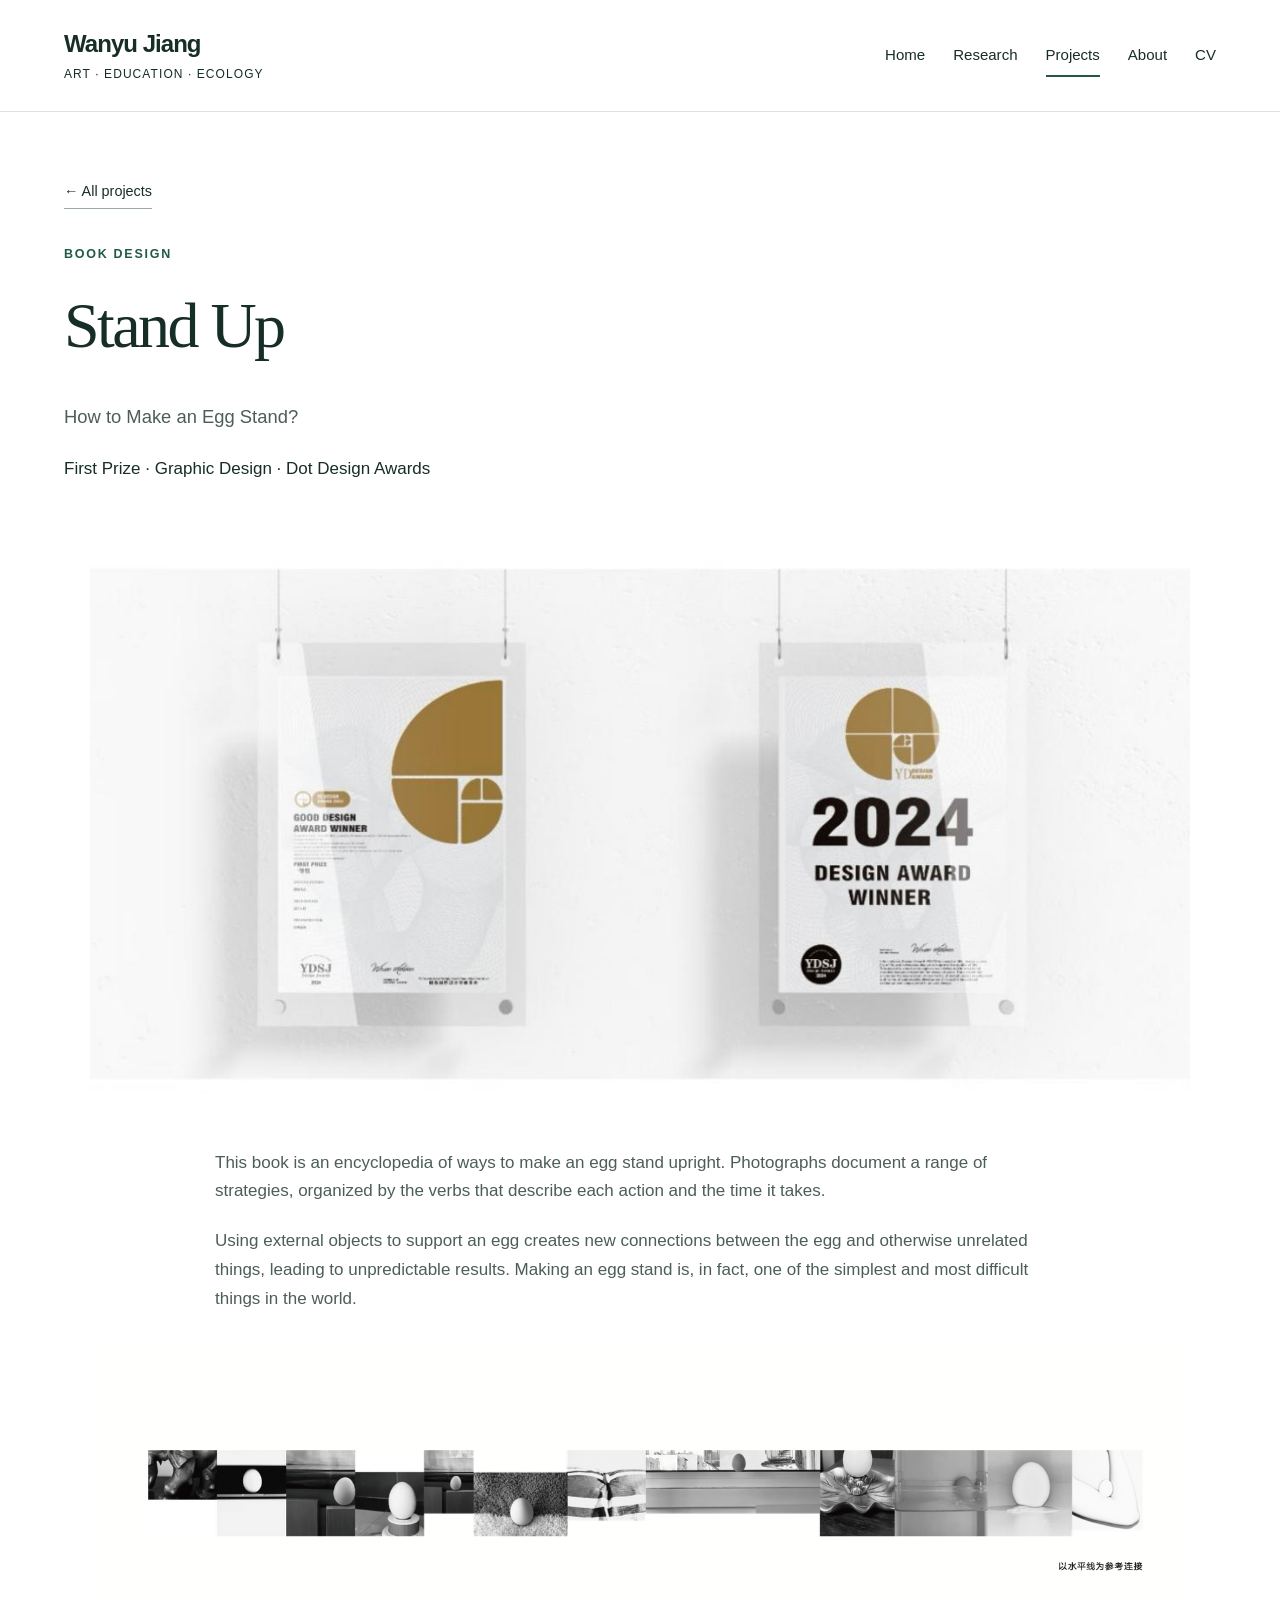
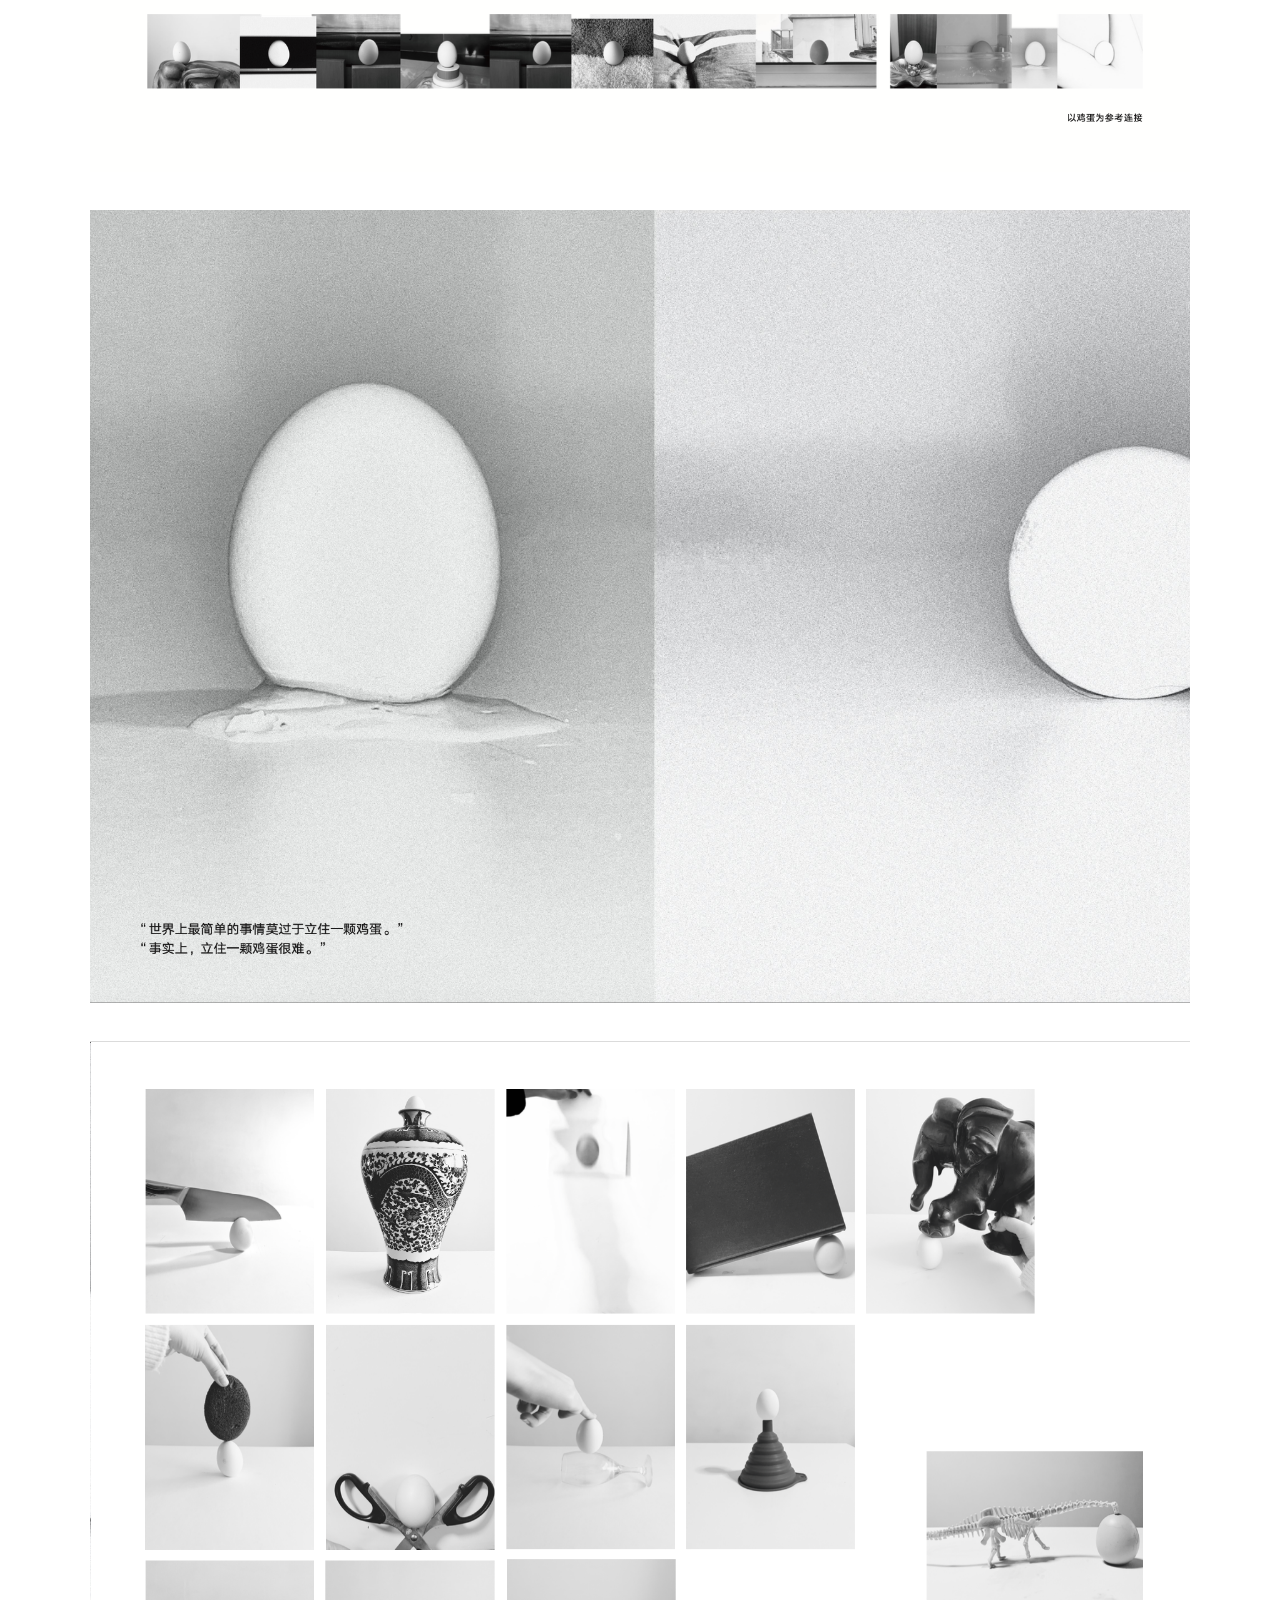
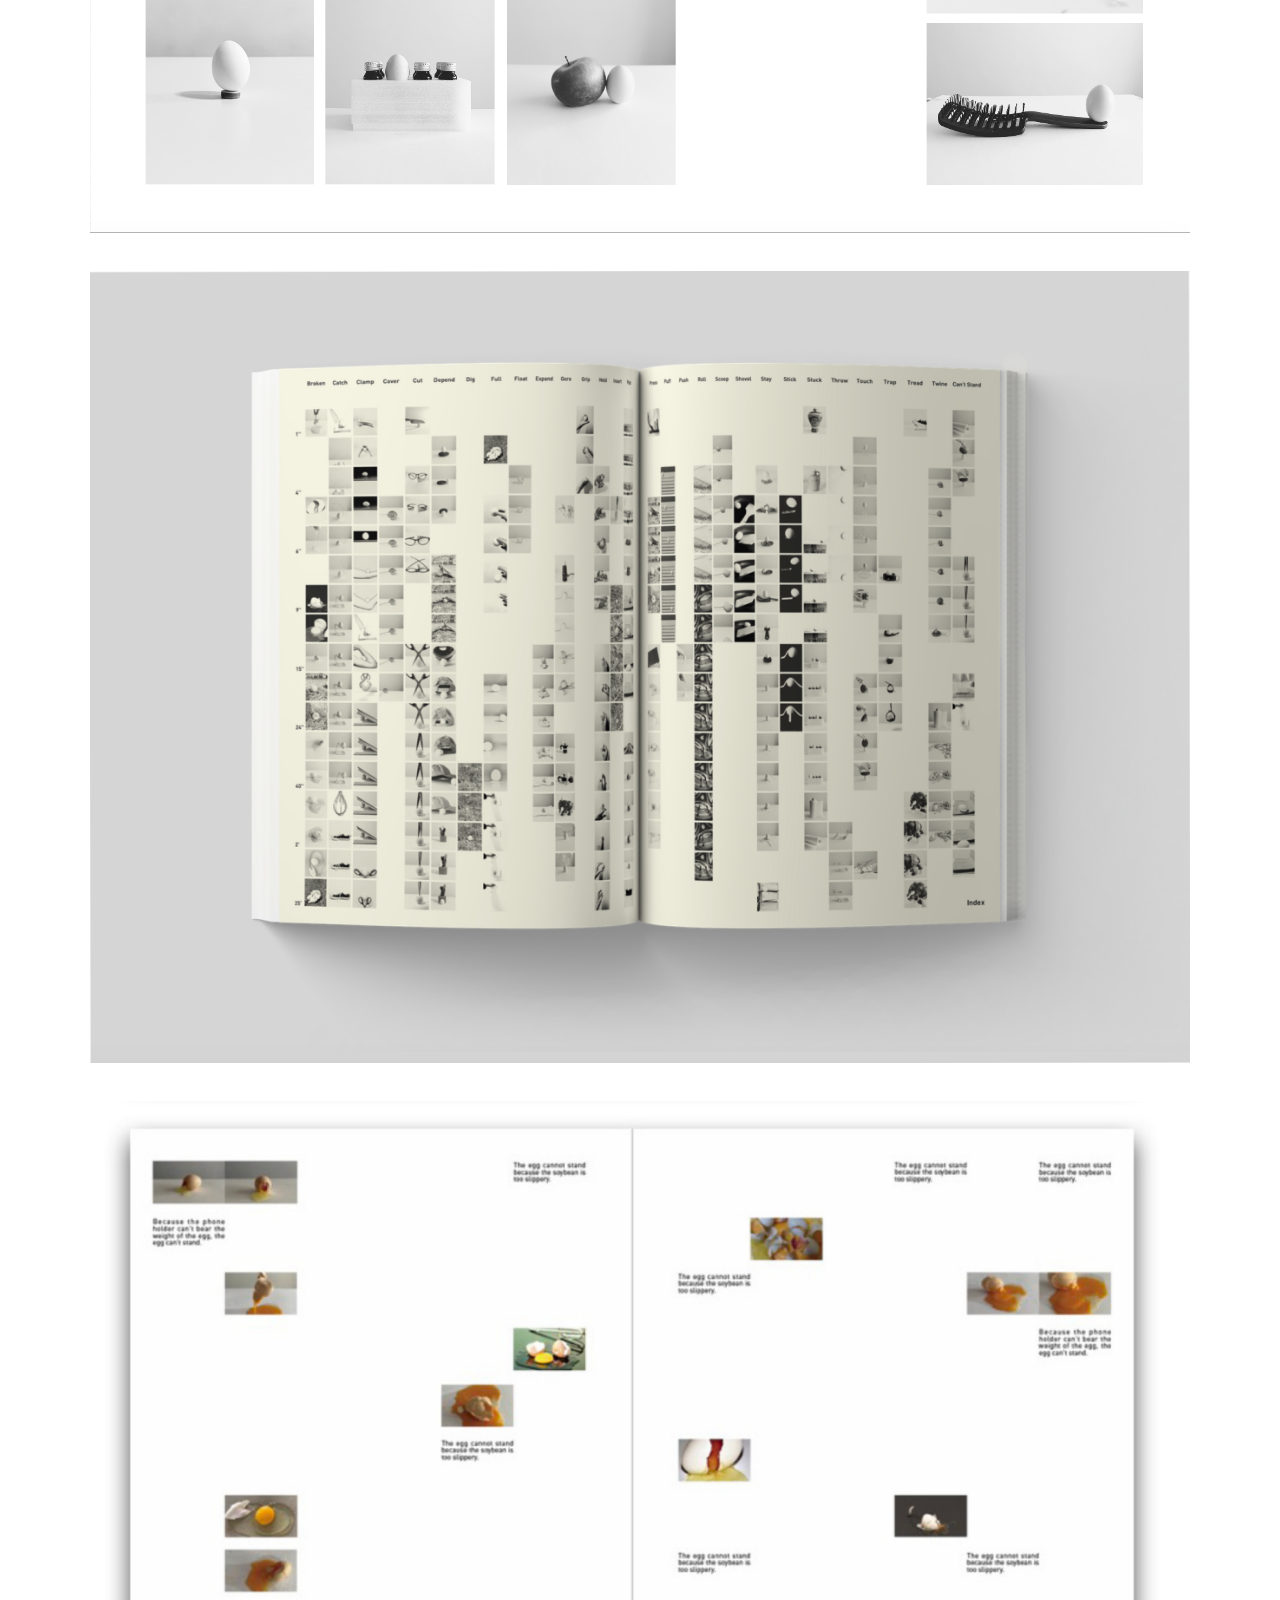
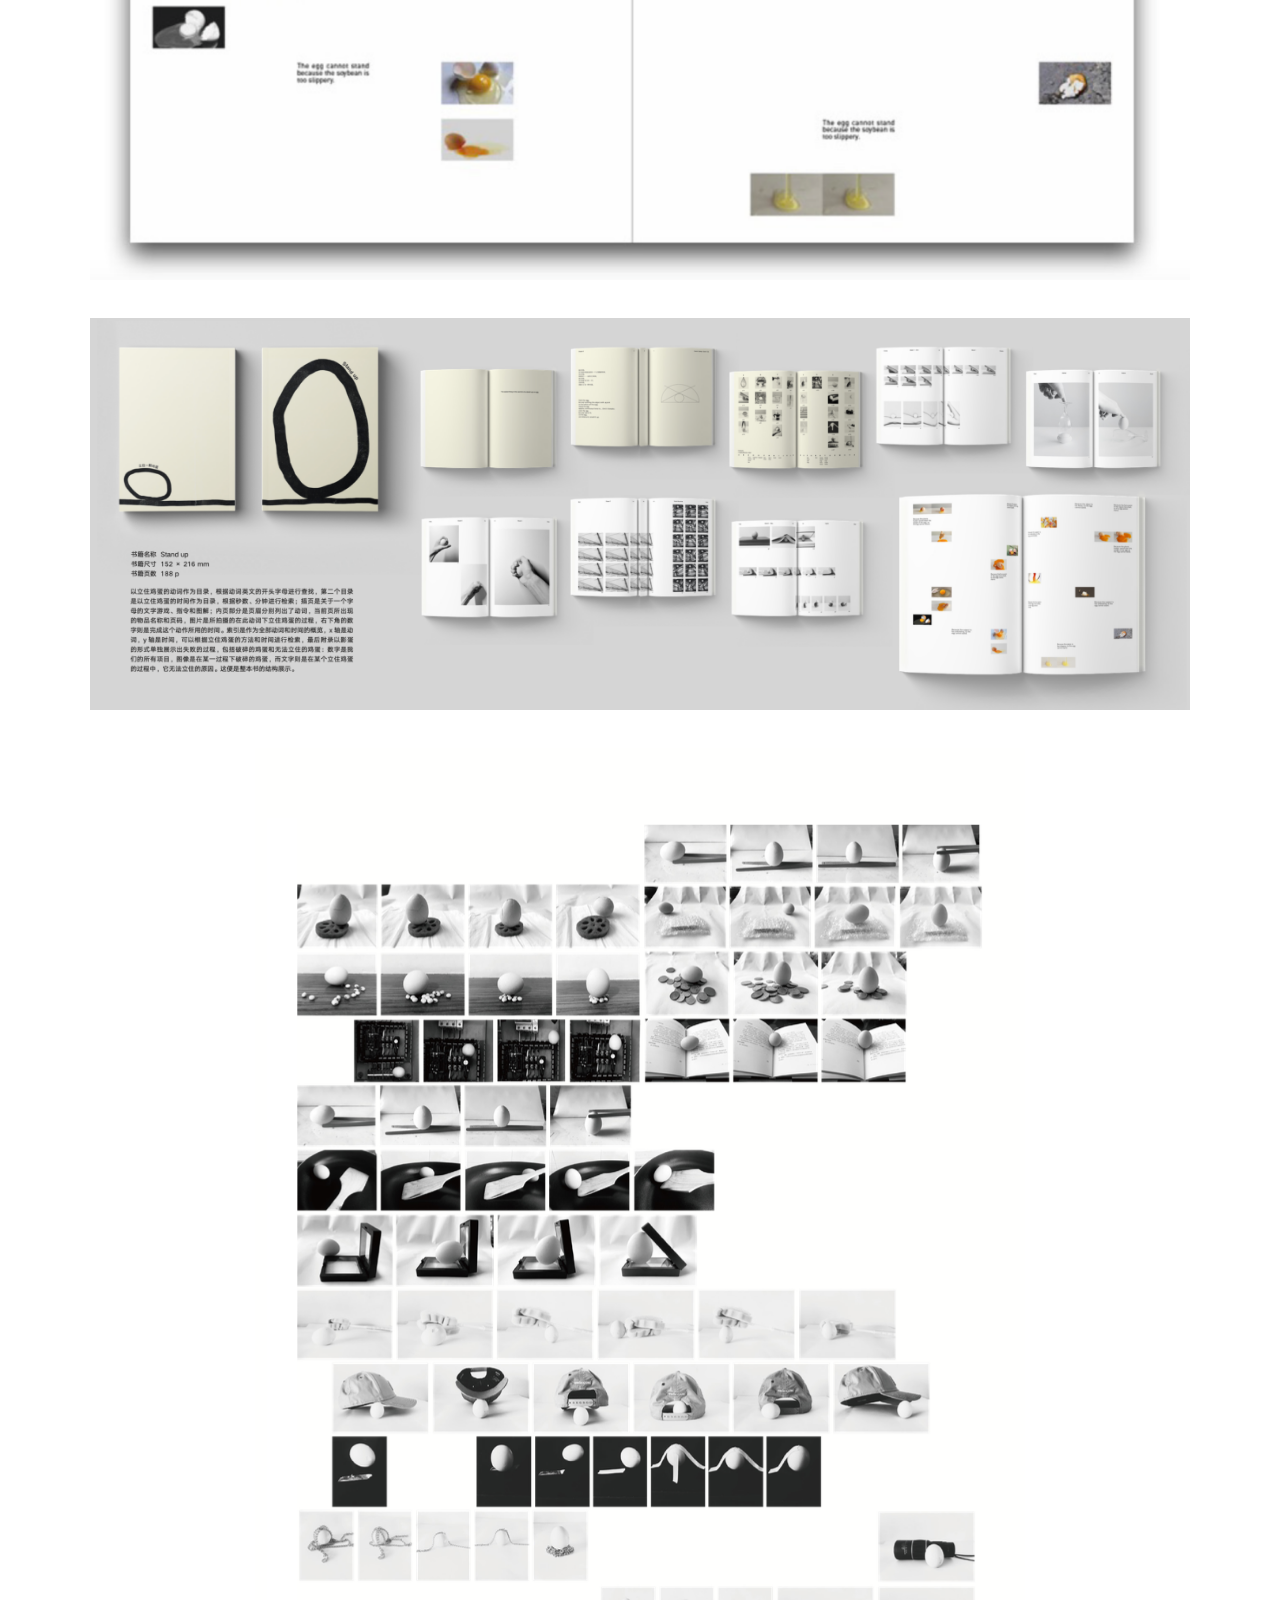
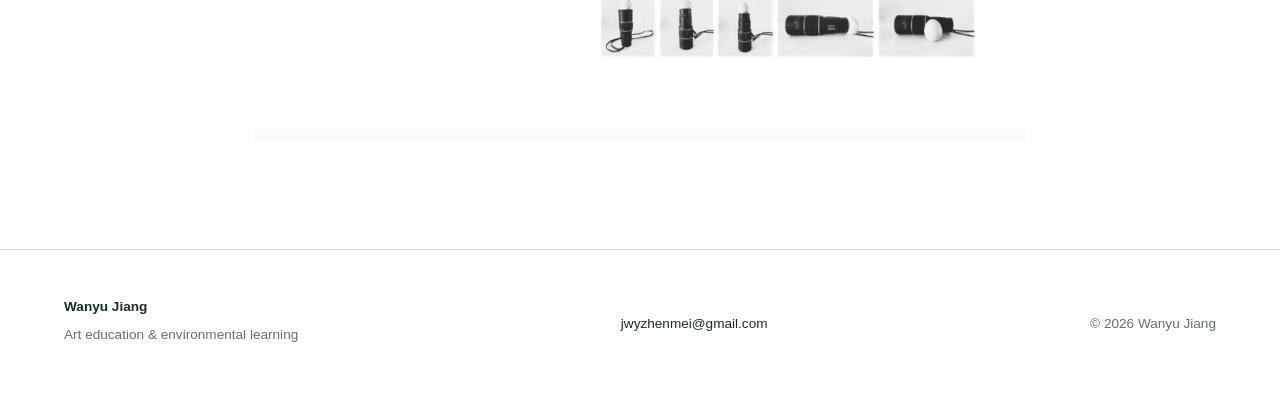
<file: stand-up.html>
<!doctype html><html lang="en"><head><meta charset="utf-8"><meta name="viewport" content="width=device-width,initial-scale=1"><title>Stand Up — Wanyu Jiang</title><meta name="description" content="Wanyu Jiang — researcher and educator working across art education, environmental learning, and human–nature relationships."><link rel="icon" href="data:image/svg+xml,%3Csvg xmlns='http://www.w3.org/2000/svg' viewBox='0 0 40 40'%3E%3Crect width='40' height='40' rx='20' fill='%231b4438'/%3E%3Ctext x='20' y='27' text-anchor='middle' font-family='Georgia' font-size='25' fill='white'%3EW%3C/text%3E%3C/svg%3E"><link rel="stylesheet" href="style.css"><script src="script.js" defer></script></head><body><a class="skip" href="#main">Skip to content</a><header><a class="brand" href="index.html">Wanyu Jiang<span>Art · Education · Ecology</span></a><button class="menu-toggle" aria-expanded="false" aria-controls="navigation">Menu</button><nav id="navigation" aria-label="Main navigation"><a href="index.html">Home</a><a href="research.html">Research</a><a aria-current="page" href="projects.html">Projects</a><a href="about.html">About</a><a href="cv.html">CV</a></nav></header><main id="main"><section class="page-head"><a class="text-link" href="projects.html">← All projects</a><p class="eyebrow">Book design</p><h1>Stand Up</h1><p class="intro">How to Make an Egg Stand?</p><p>First Prize · Graphic Design · Dot Design Awards</p></section><section class="project-sequence"><figure class="original-image"><img src="assets/stand-up-2.jpeg" width="1265" height="620" alt="Dot Design Awards recognition for Stand Up" loading="lazy"></figure><div class="reading-copy"><p>This book is an encyclopedia of ways to make an egg stand upright. Photographs document a range of strategies, organized by the verbs that describe each action and the time it takes.</p><p>Using external objects to support an egg creates new connections between the egg and otherwise unrelated things, leading to unpredictable results. Making an egg stand is, in fact, one of the simplest and most difficult things in the world.</p></div><figure class="original-image"><img src="assets/stand-up-3.png" width="1764" height="672" alt="Photographic sequences of strategies for making an egg stand" loading="lazy"></figure><figure class="original-image"><img src="assets/stand-up-1.png" width="1758" height="1266" alt="An upright egg supported in two different ways" loading="lazy"></figure><figure class="original-image"><img src="assets/stand-up-4.png" width="1762" height="1270" alt="Experiments connecting eggs with everyday objects" loading="lazy"></figure><figure class="original-image"><img src="assets/stand-up-5.png" width="1268" height="913" alt="Stand Up book spread organizing photographic experiments" loading="lazy"></figure><figure class="original-image"><img src="assets/stand-up-6.png" width="1269" height="898" alt="Book spread arranging actions and images across time" loading="lazy"></figure><figure class="original-image"><img src="assets/stand-up-7.png" width="1267" height="452" alt="Stand Up cover, binding, and selected interior spreads" loading="lazy"></figure><figure class="original-image" style="max-width:770px;width:70%;margin-left:auto;margin-right:auto"><img src="assets/stand-up-8.png" width="974" height="1256" alt="Overview of the photographic experiments in Stand Up" loading="lazy"></figure></section></main><footer><div><strong>Wanyu Jiang</strong><p>Art education & environmental learning</p></div><a href="mailto:jwyzhenmei@gmail.com">jwyzhenmei@gmail.com</a><span>© 2026 Wanyu Jiang</span></footer></body></html>
</file>
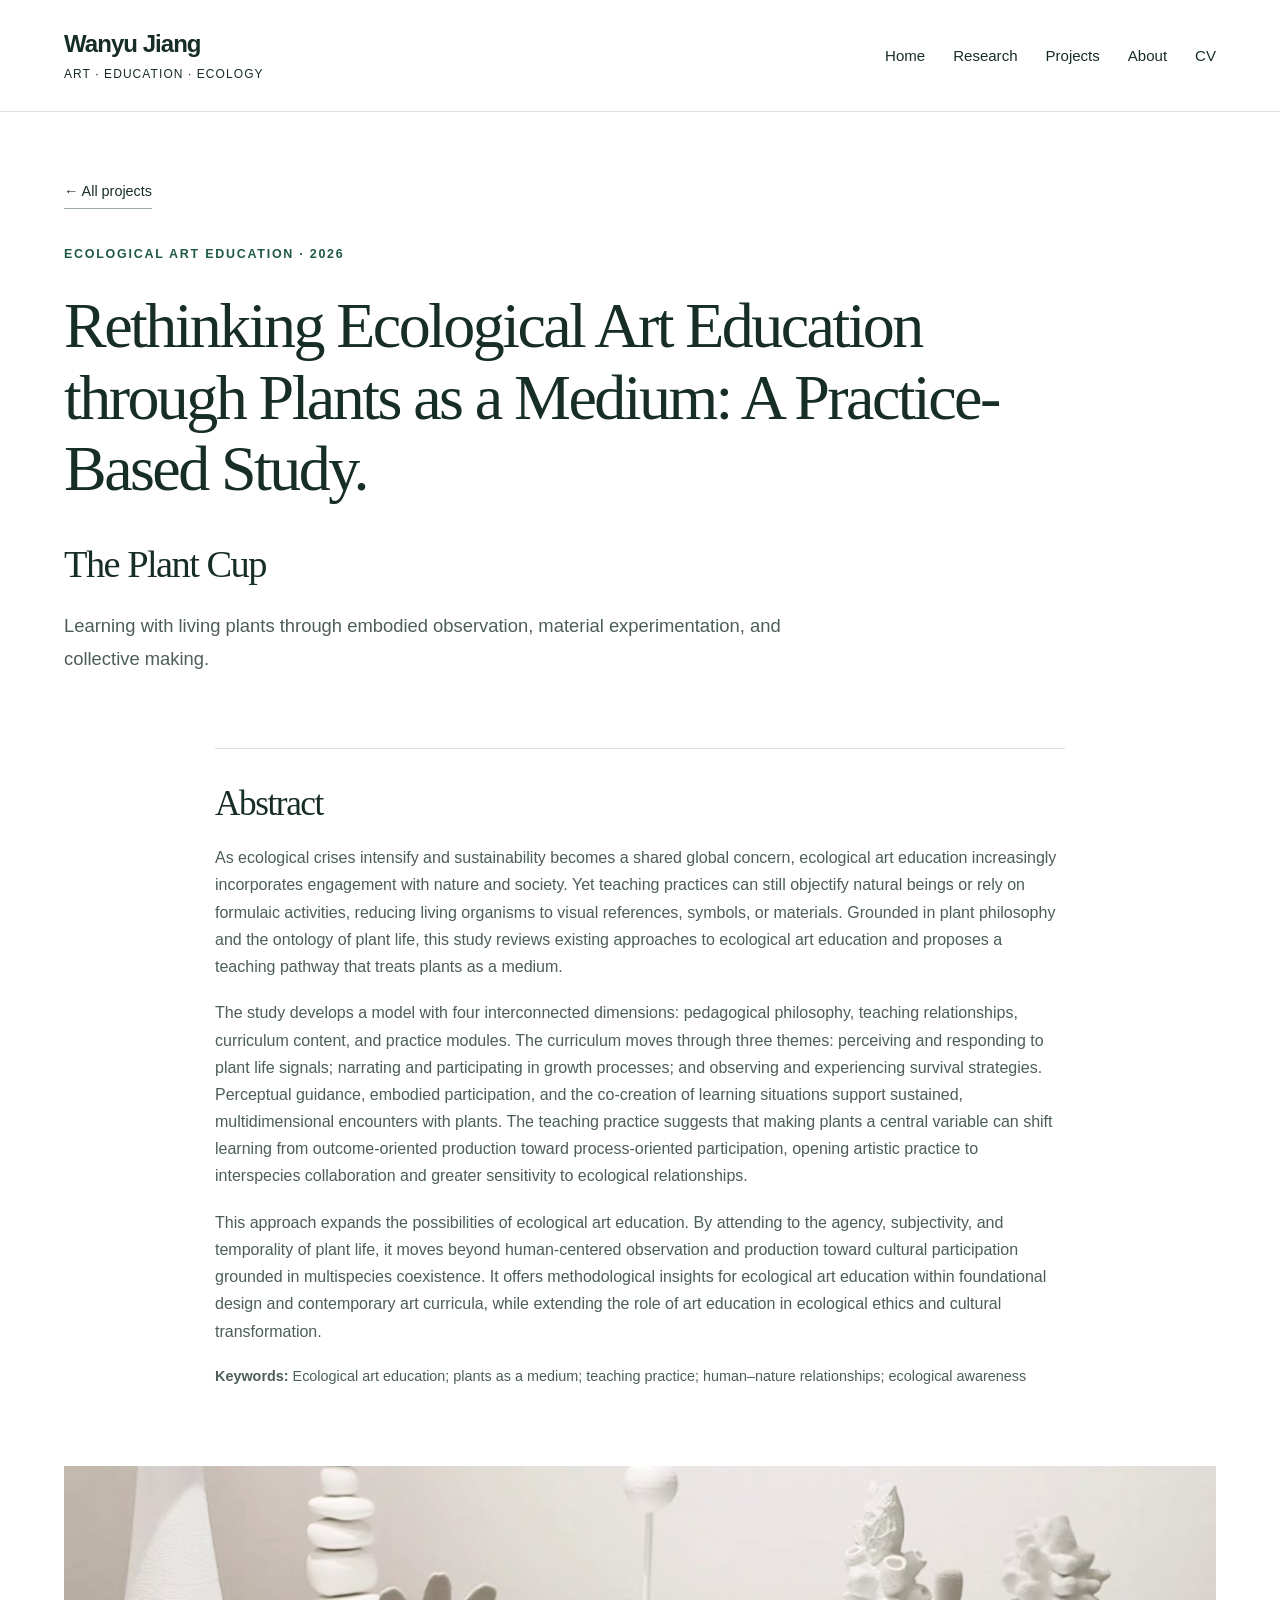
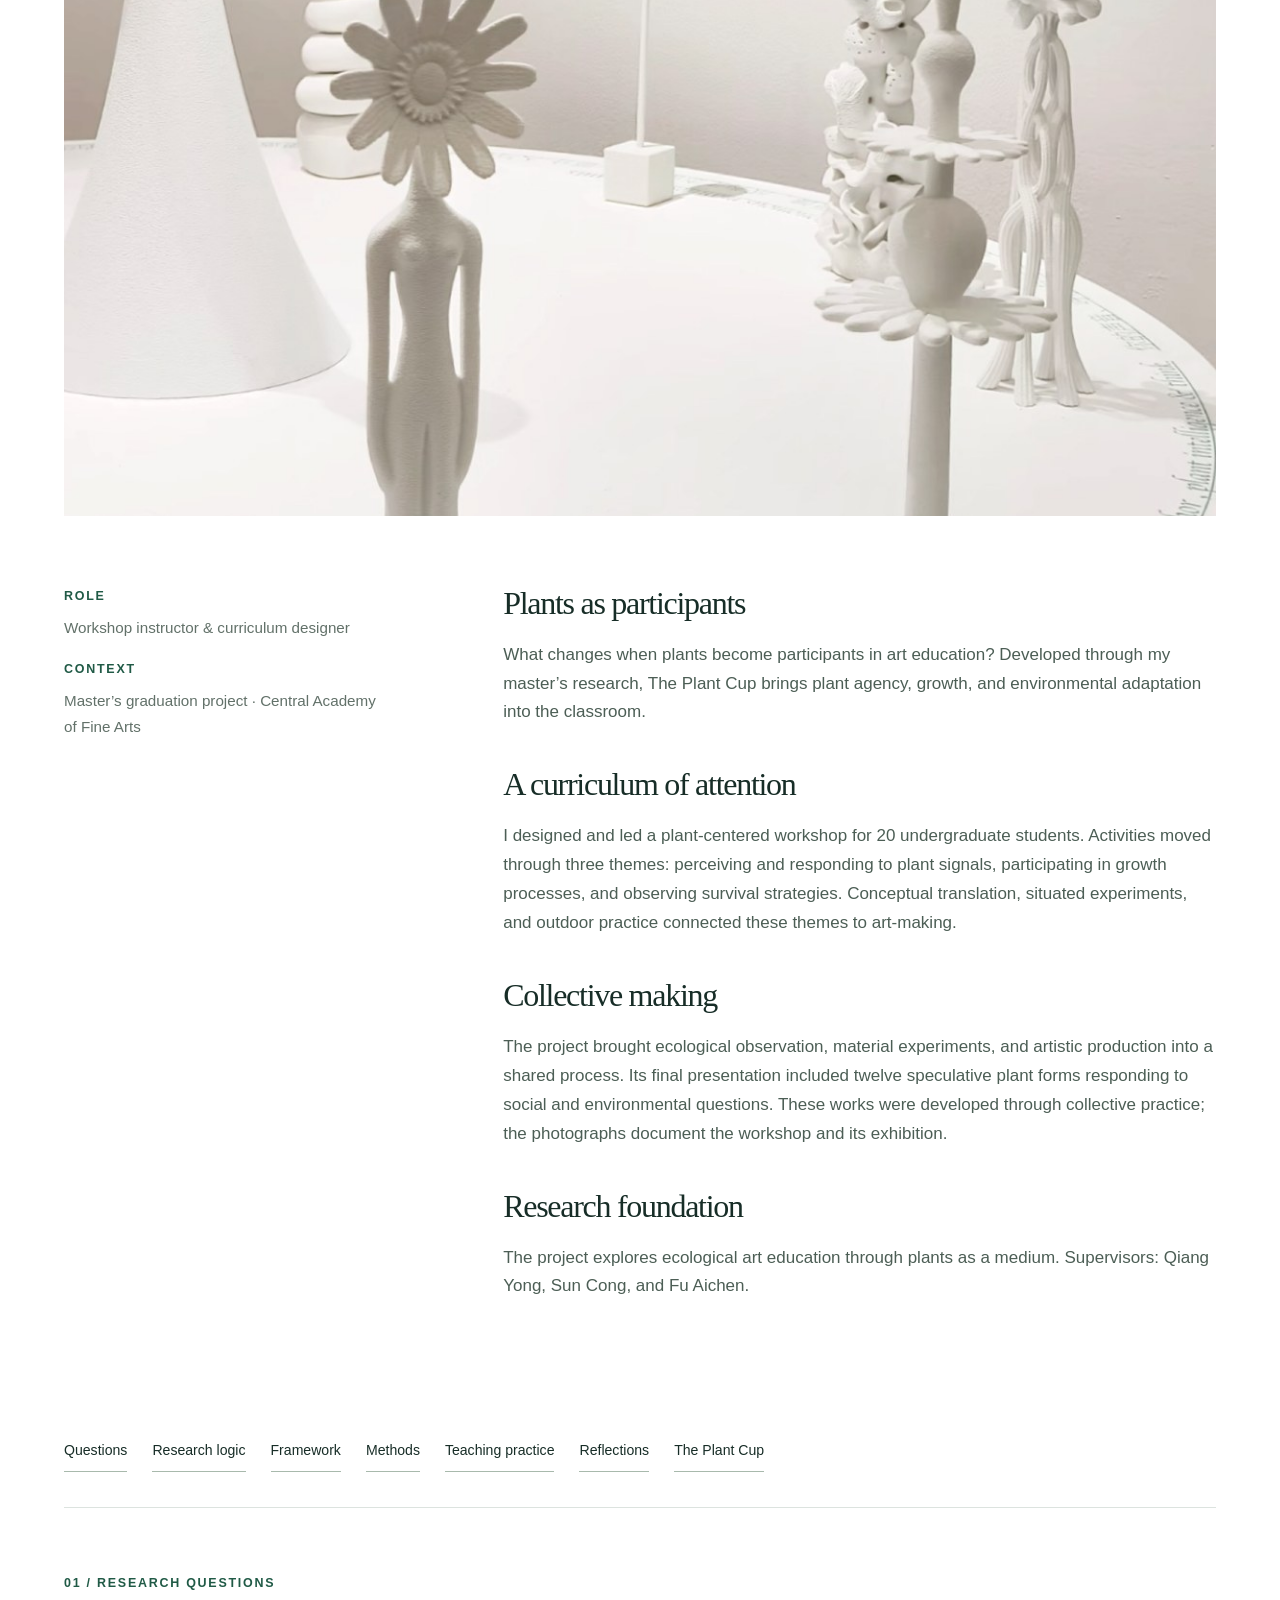
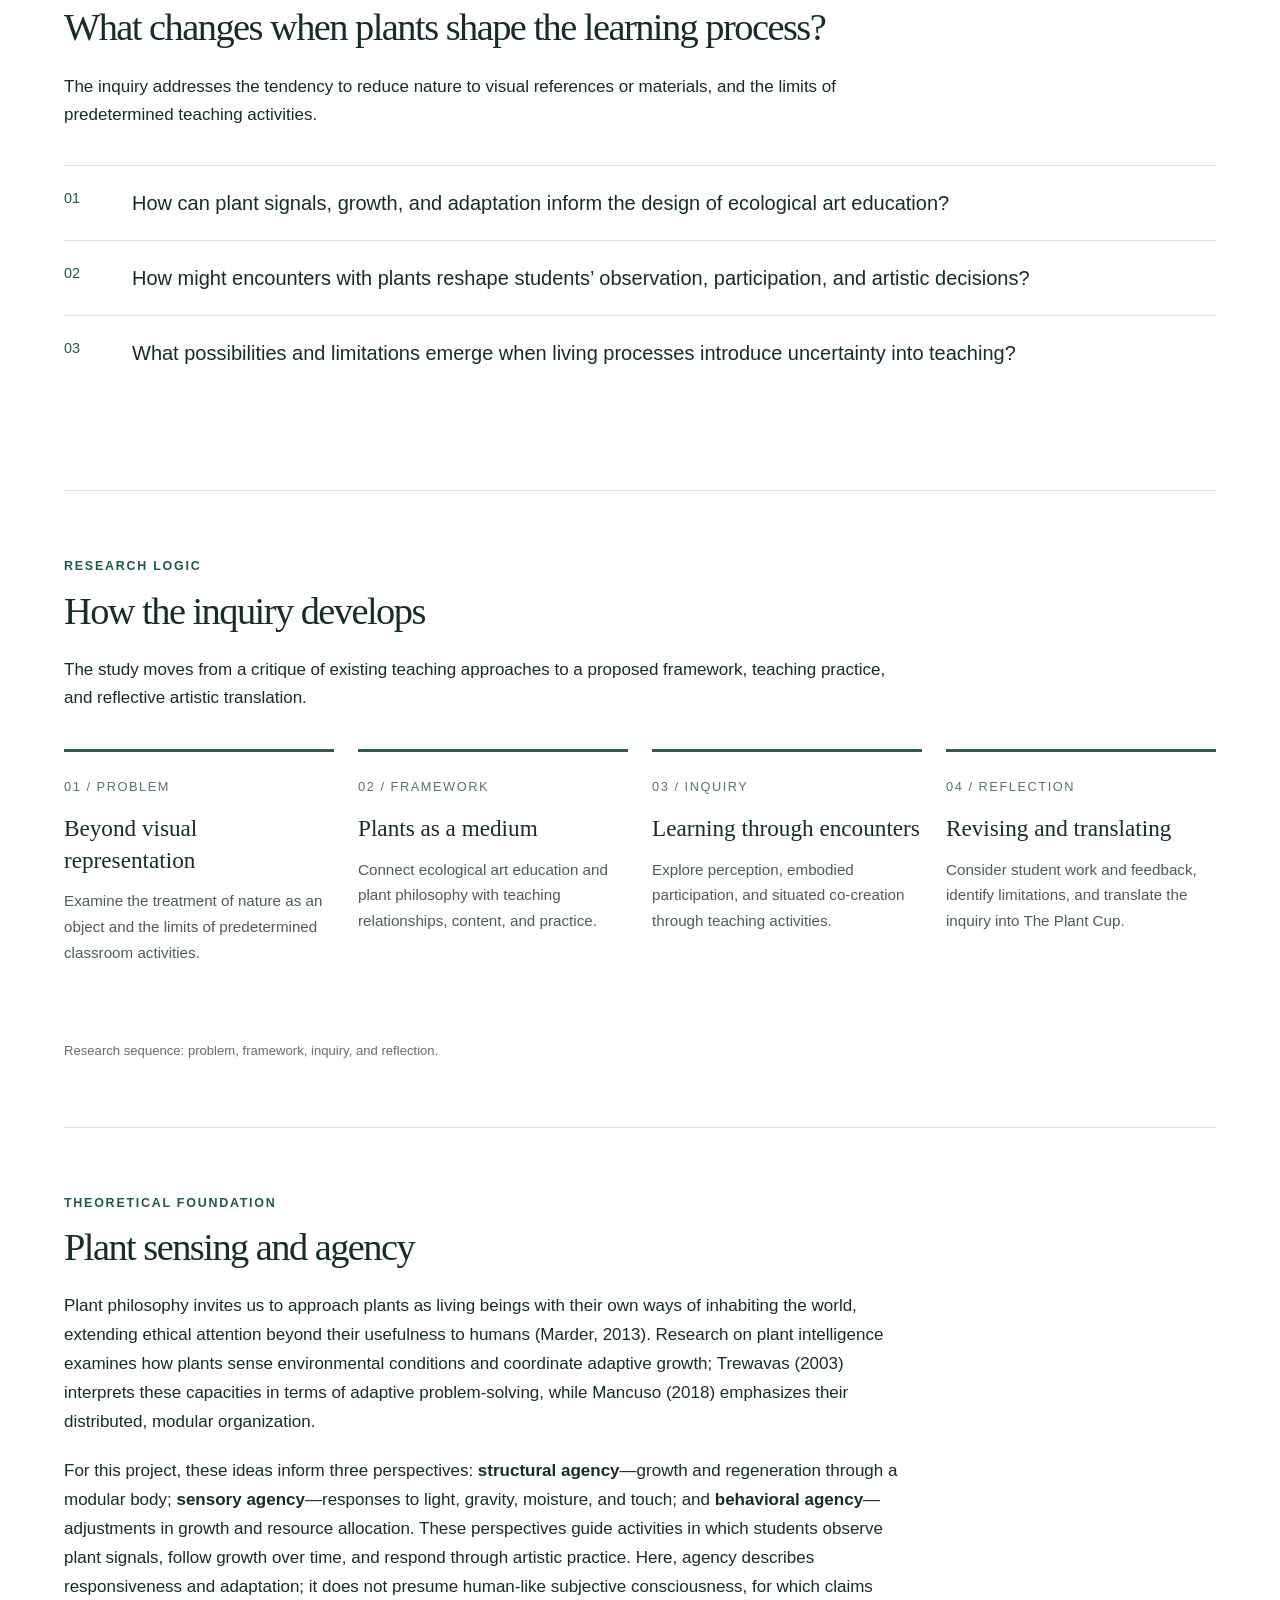
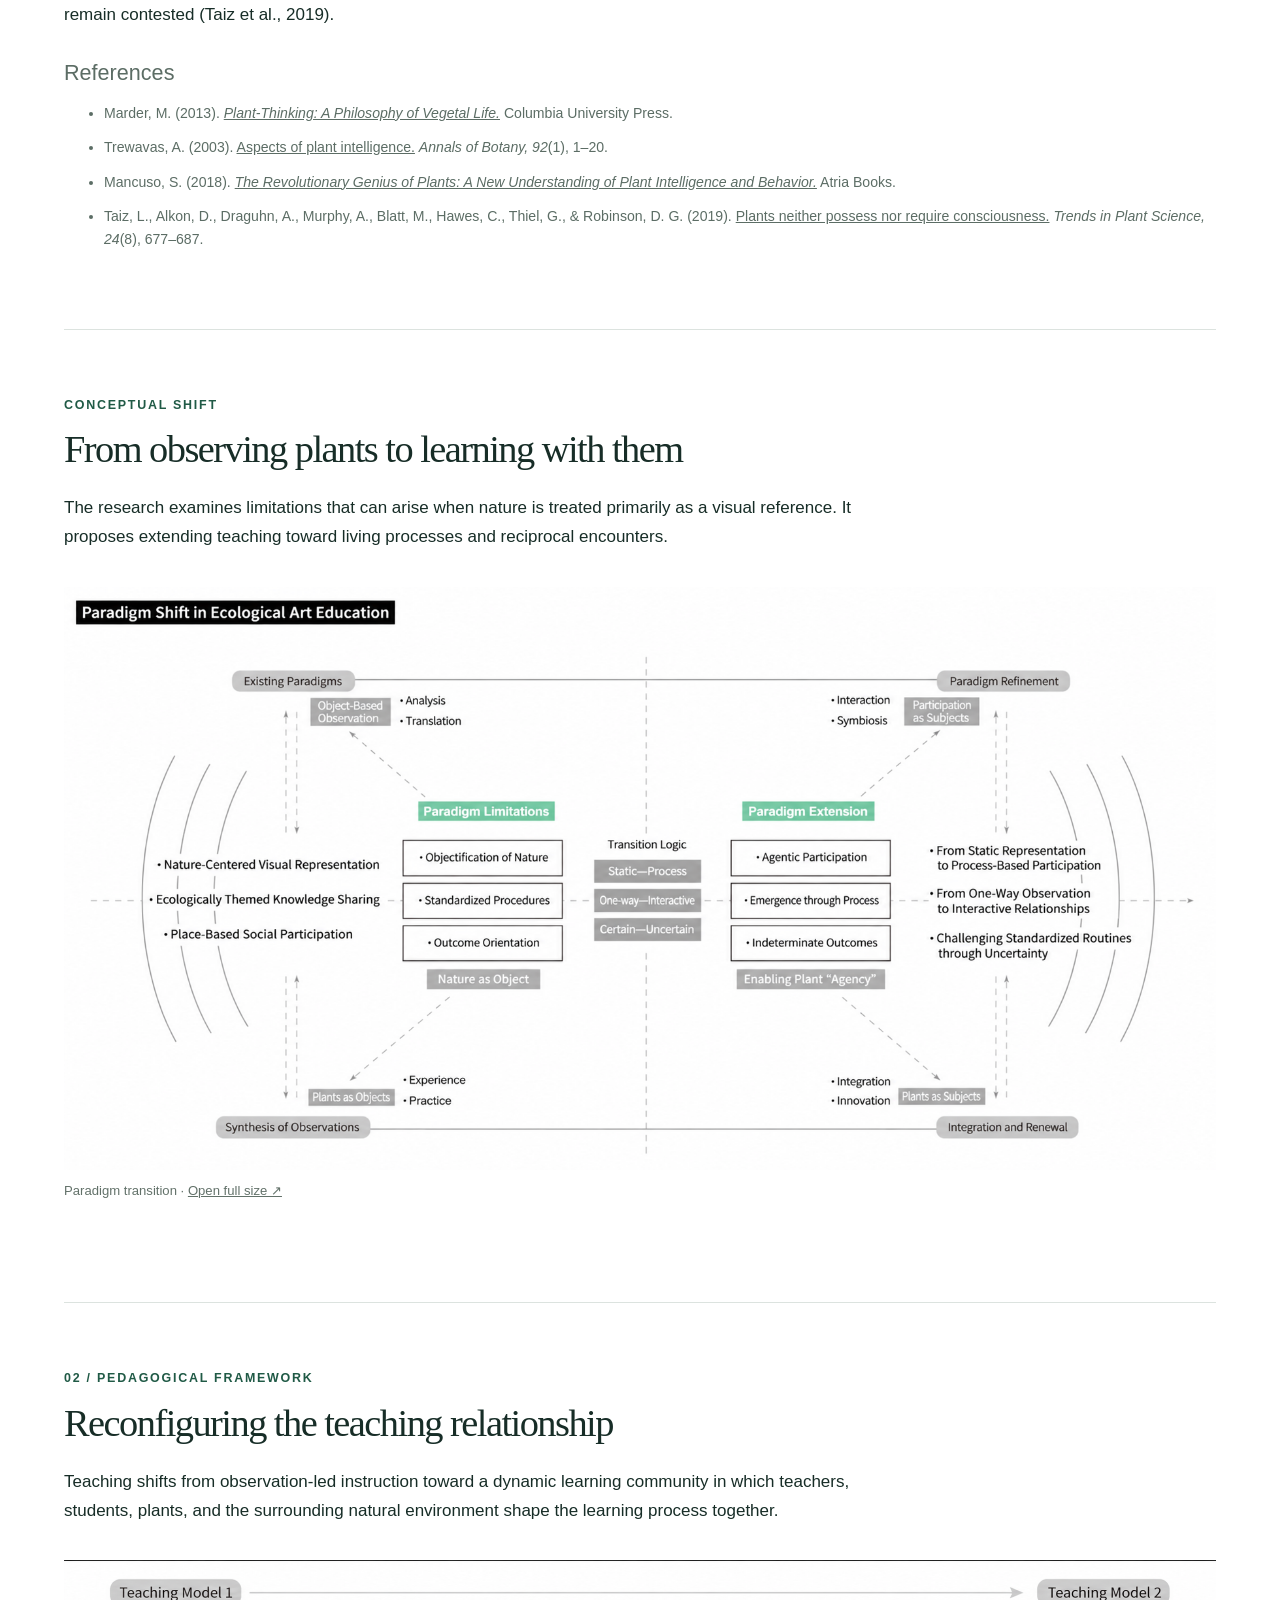
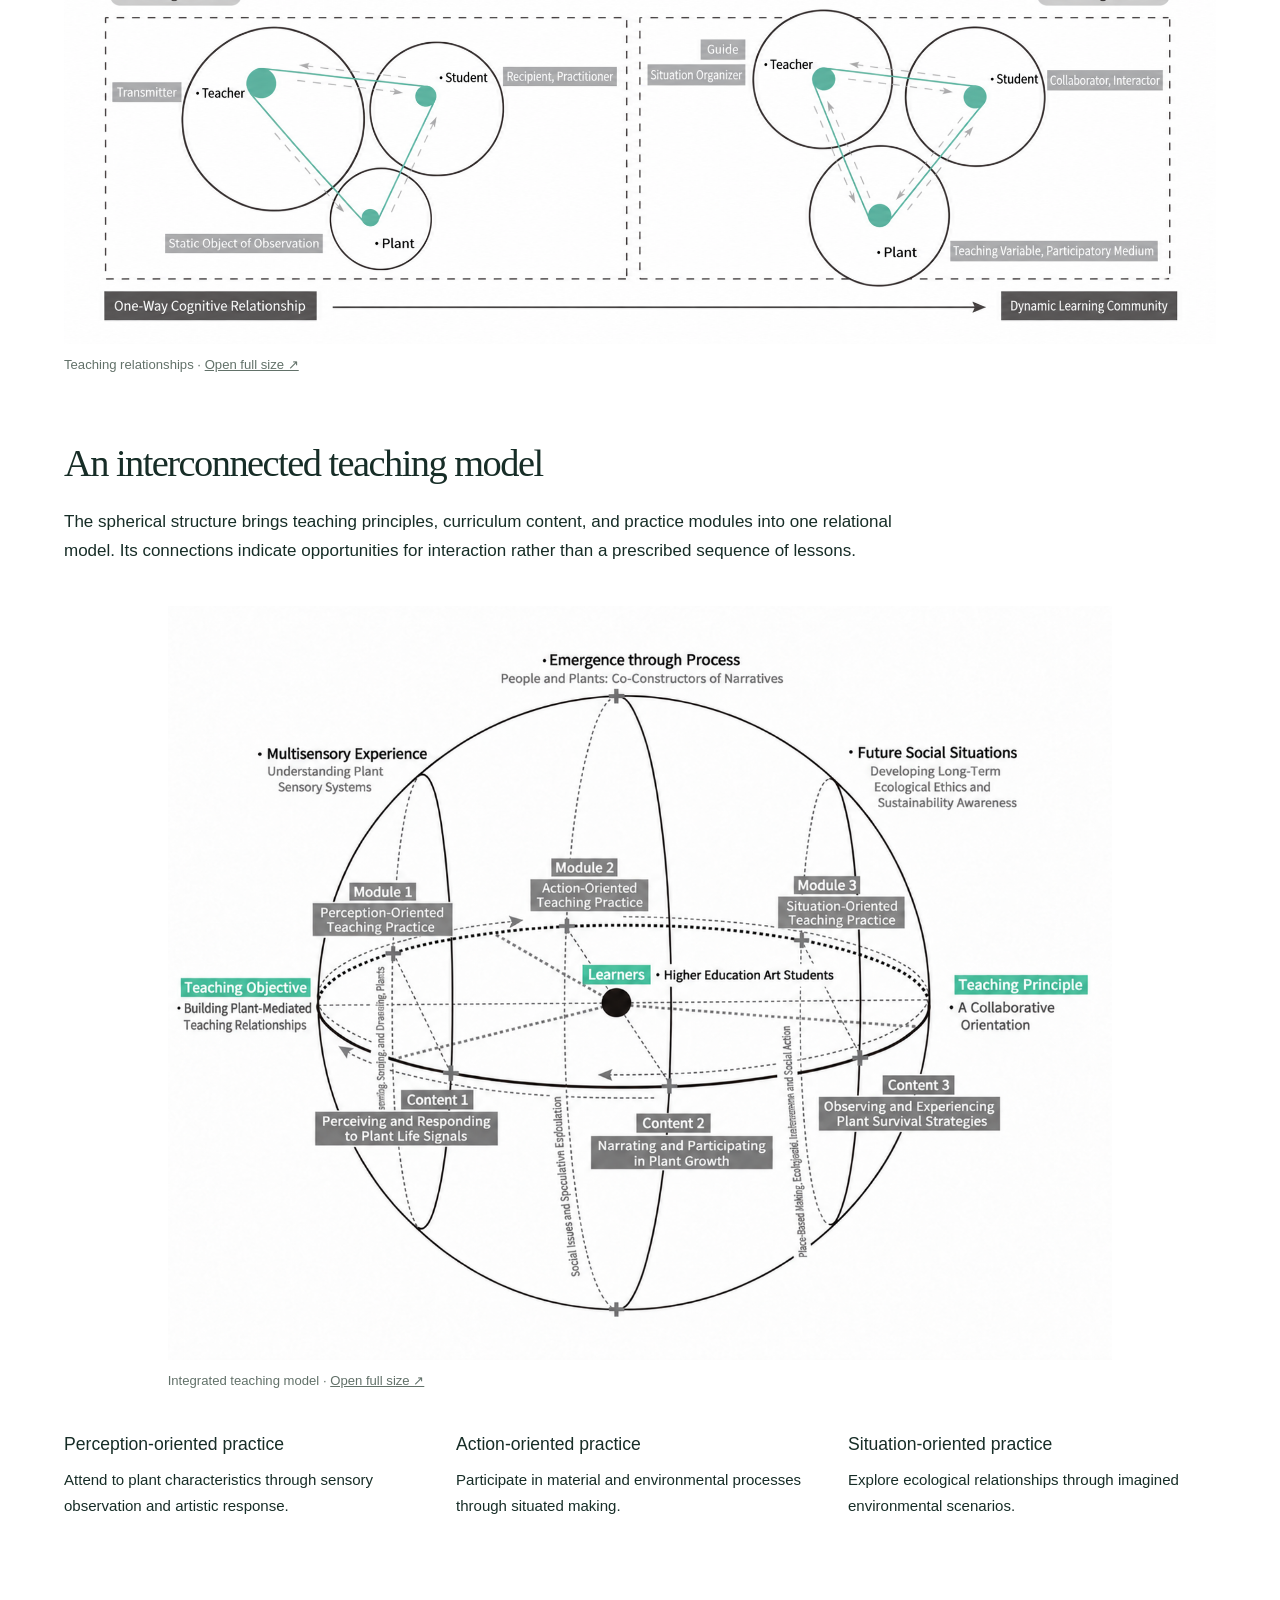
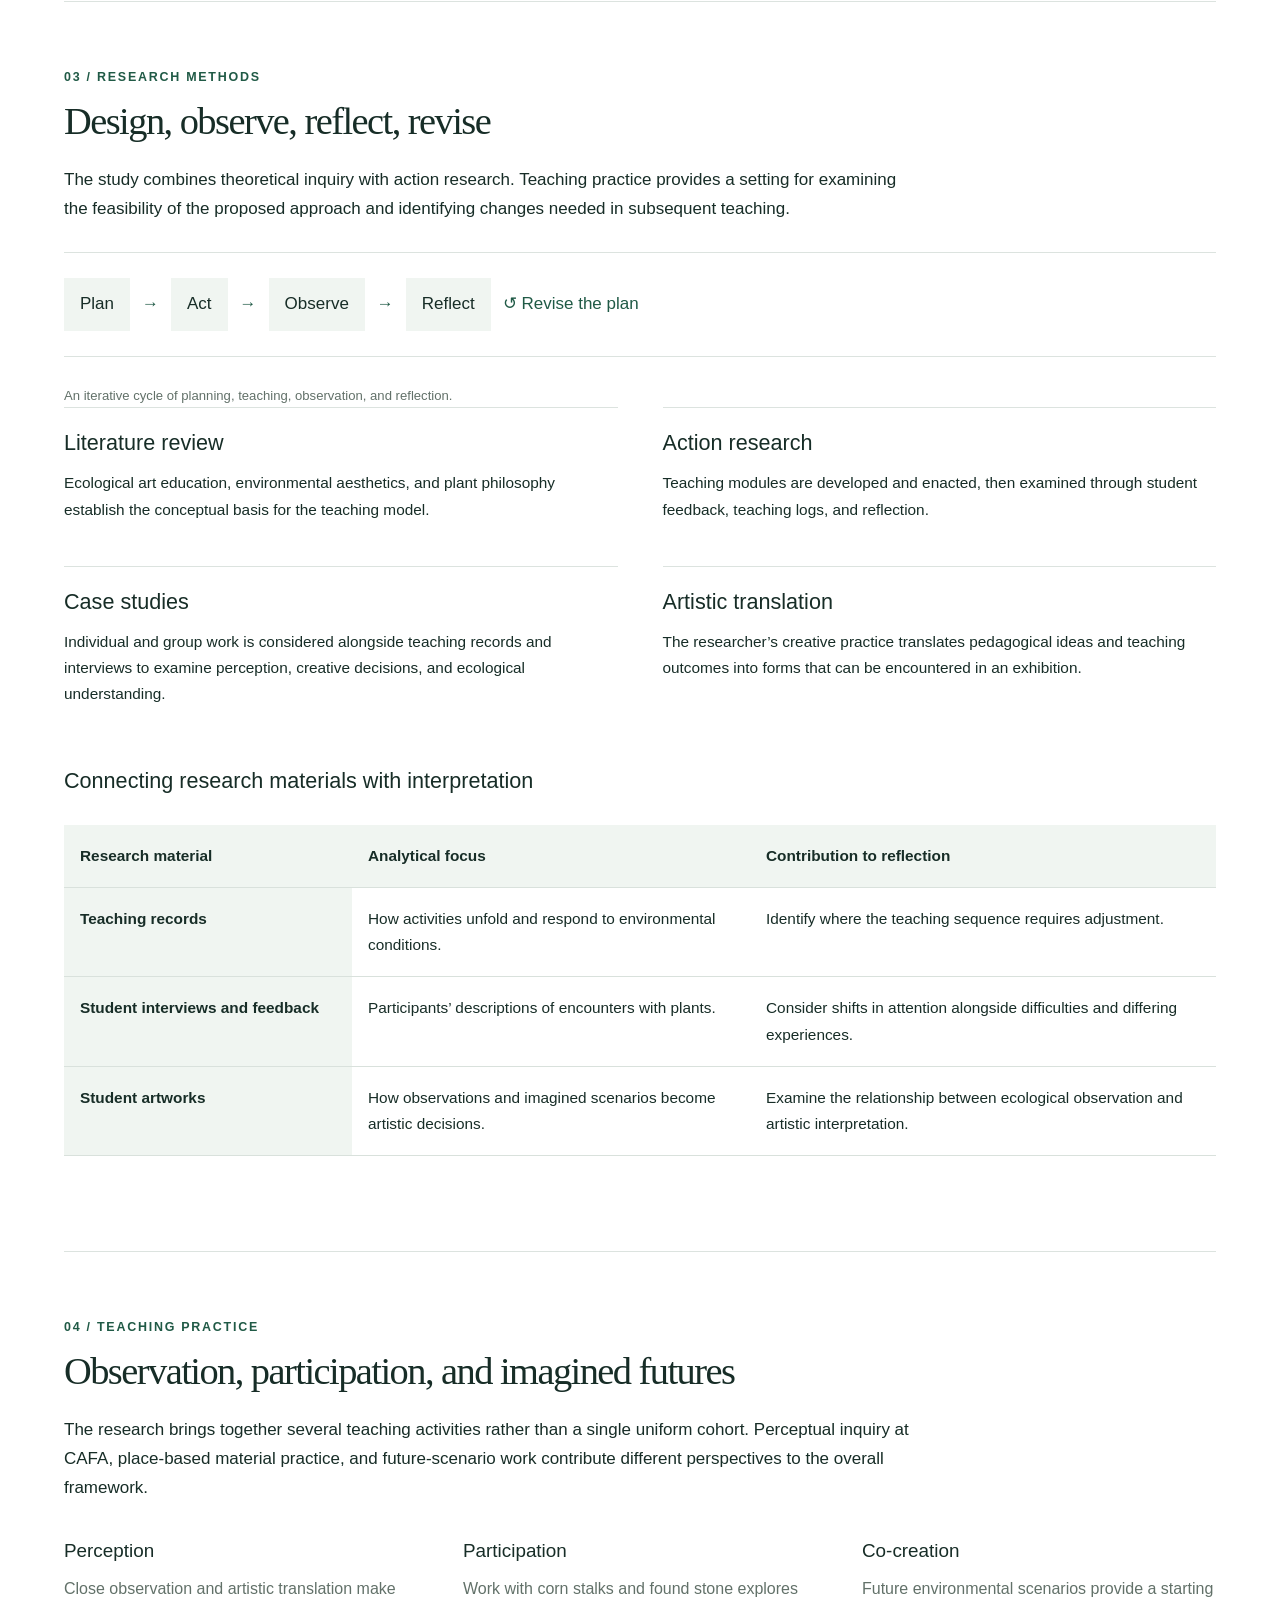
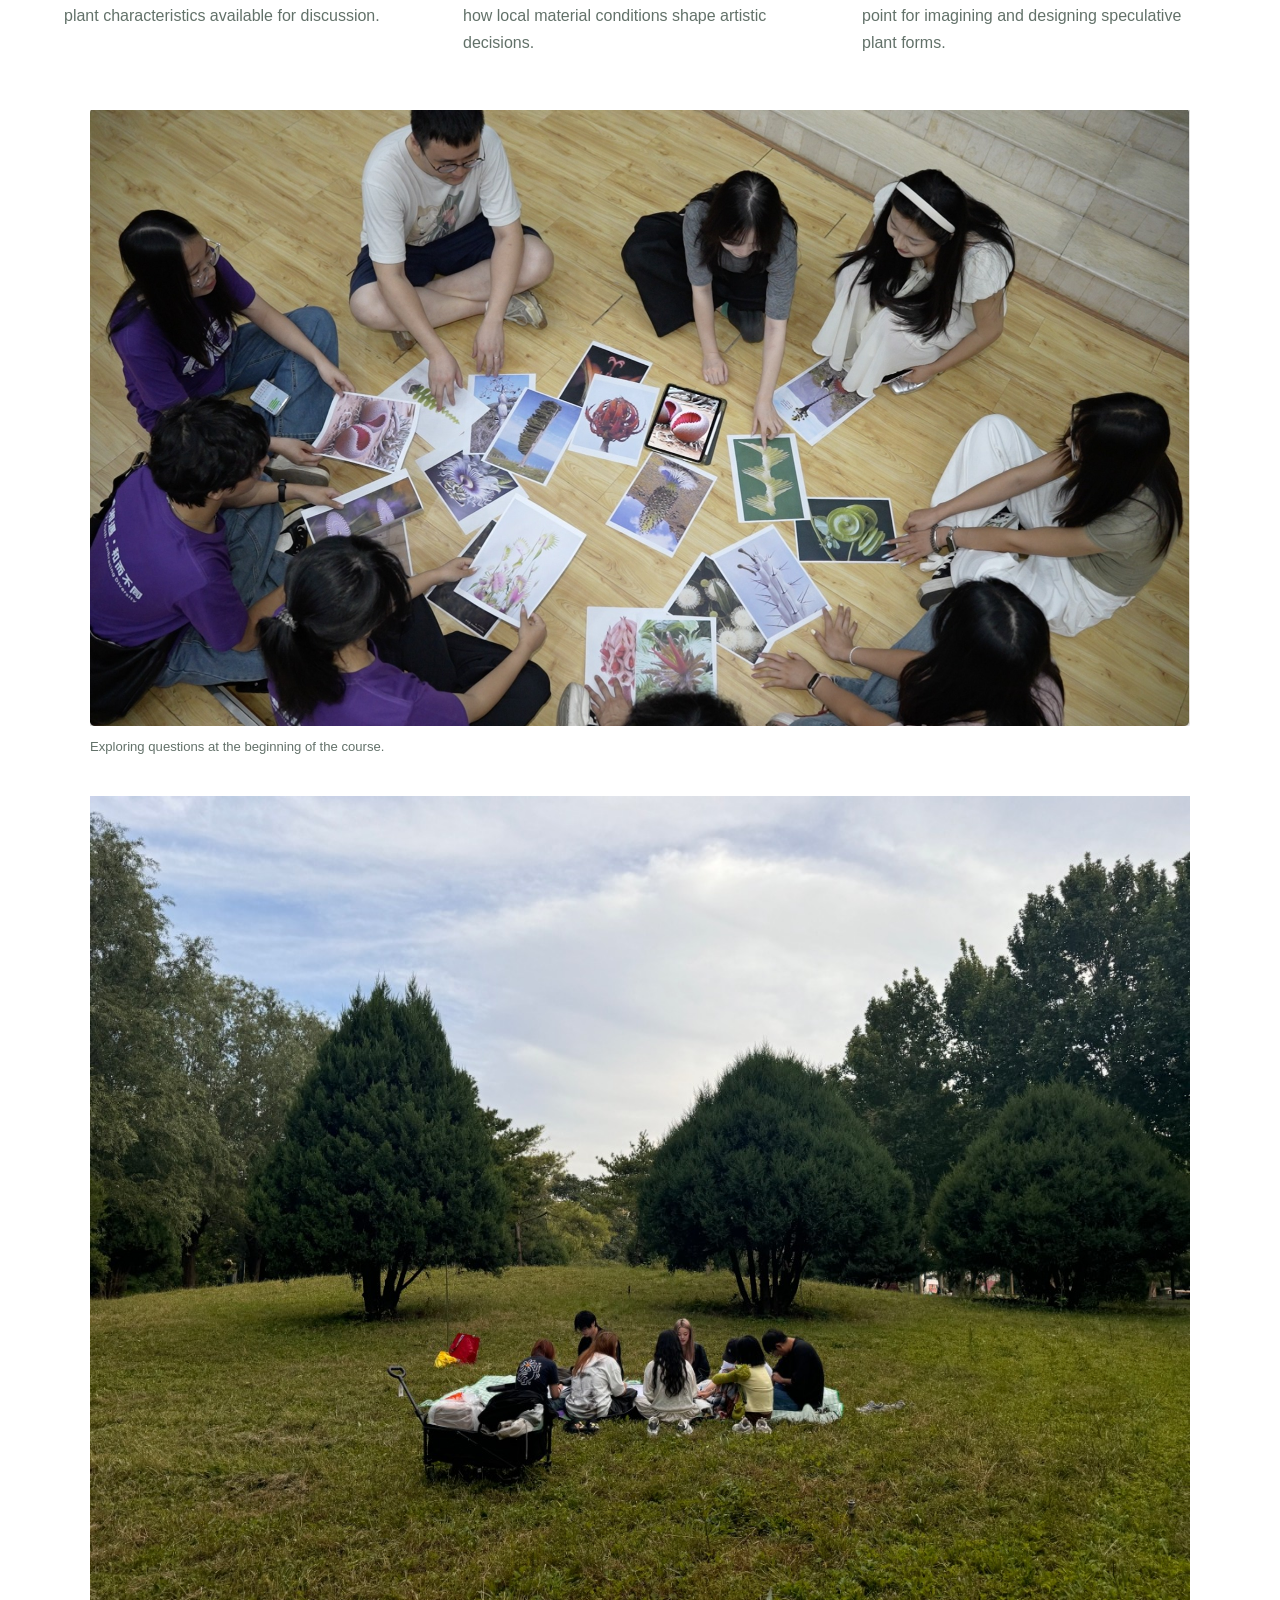
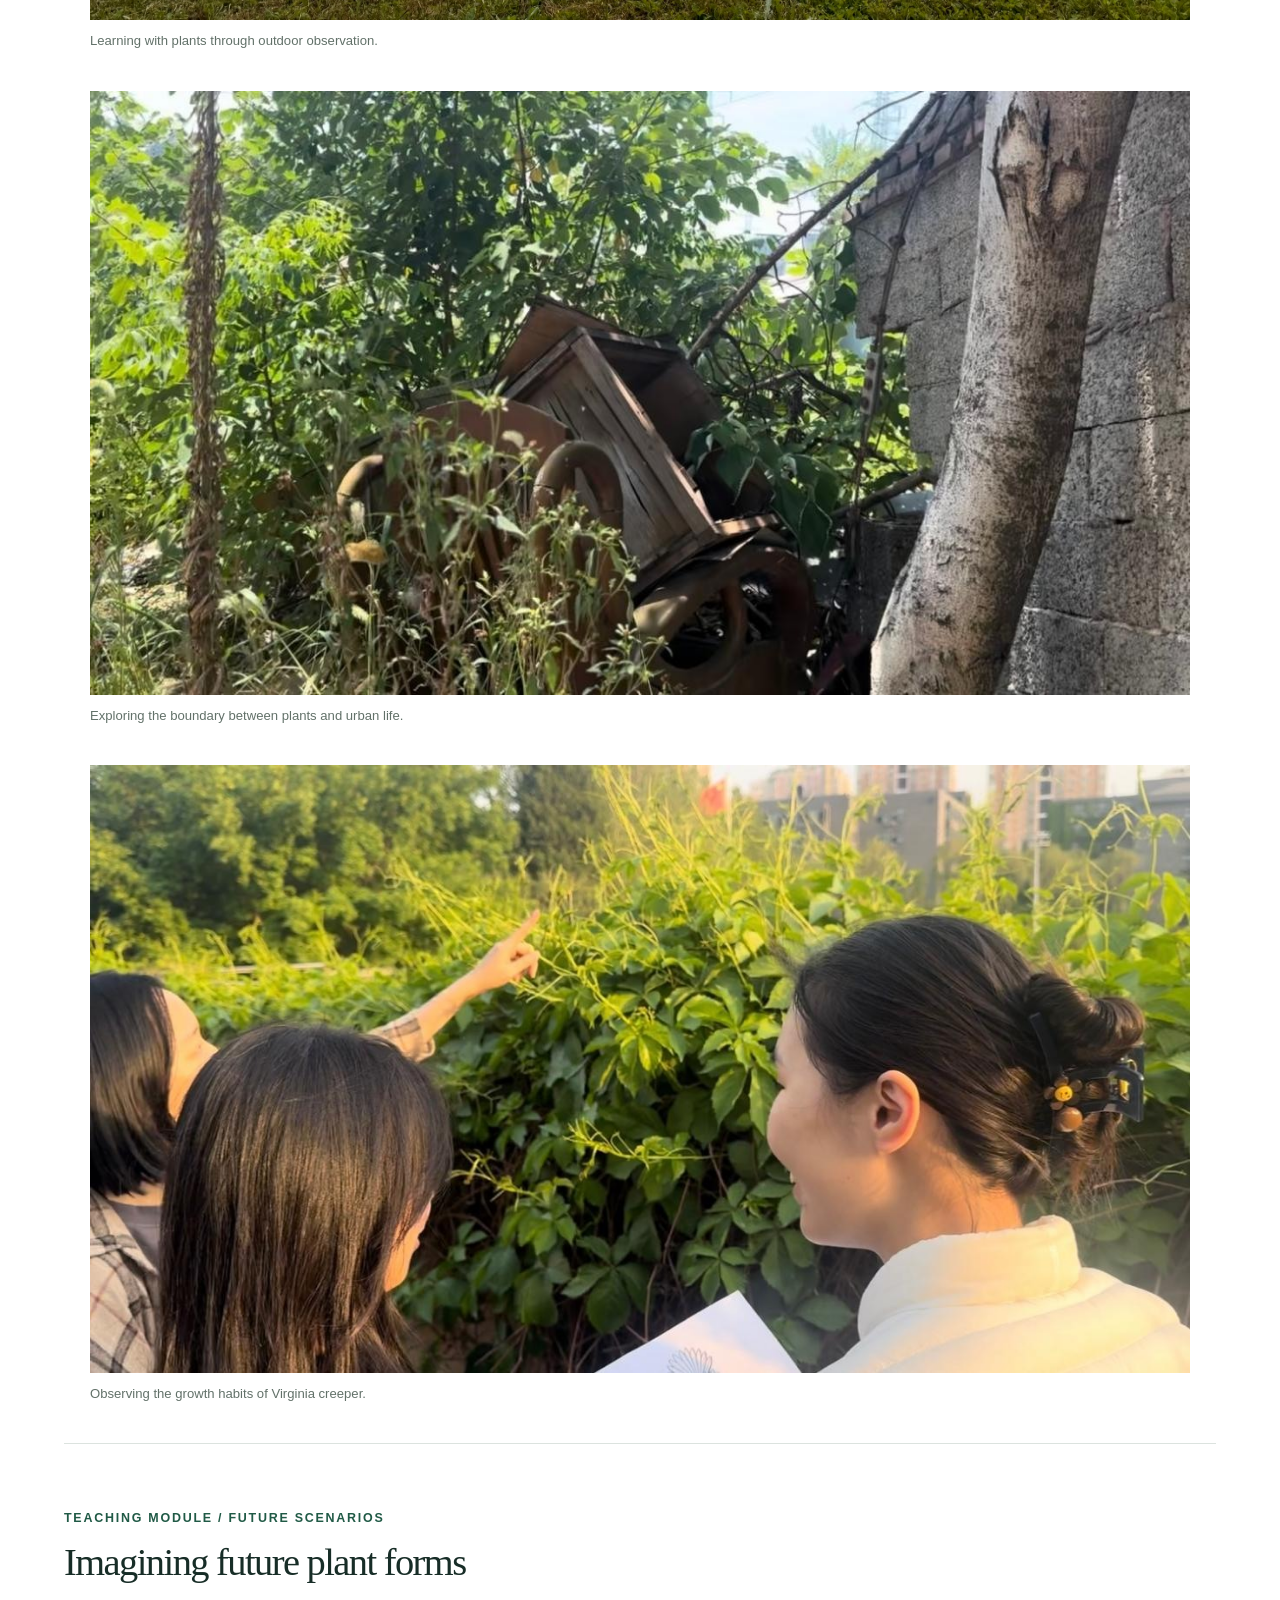
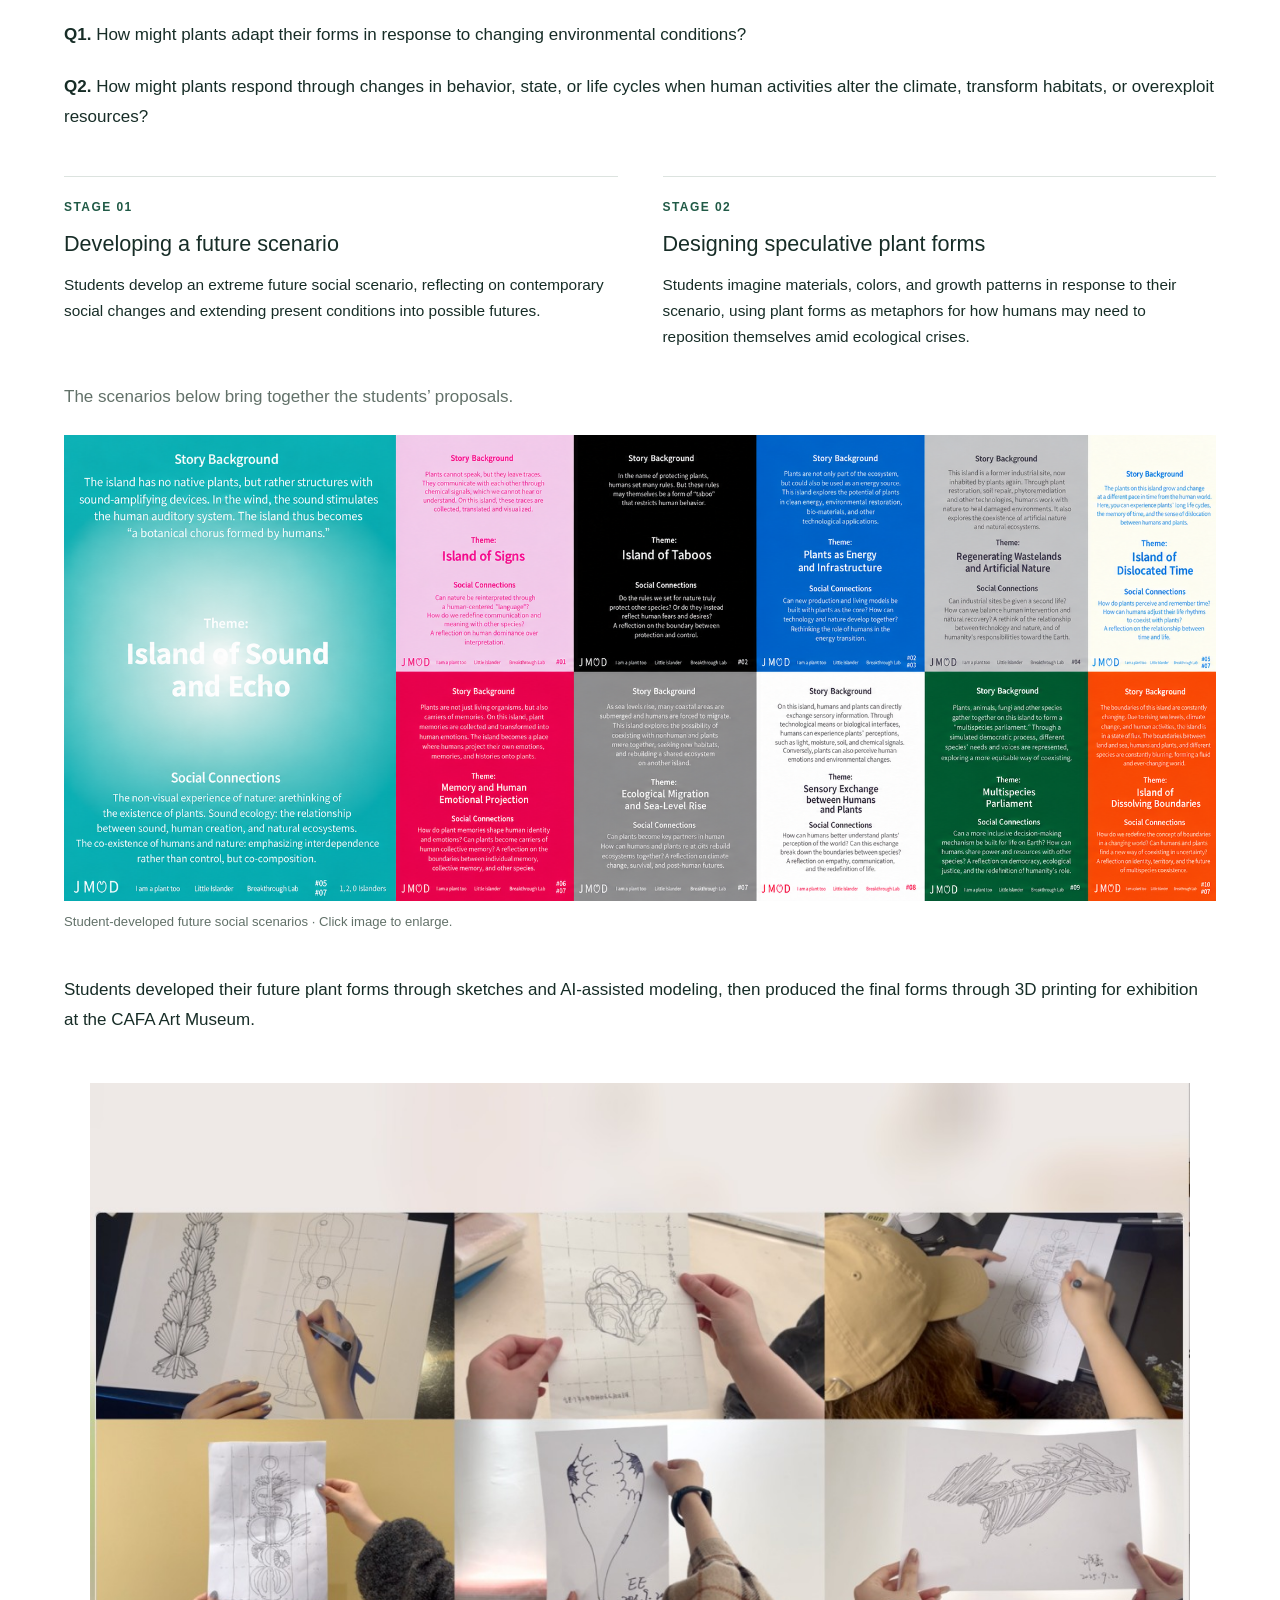
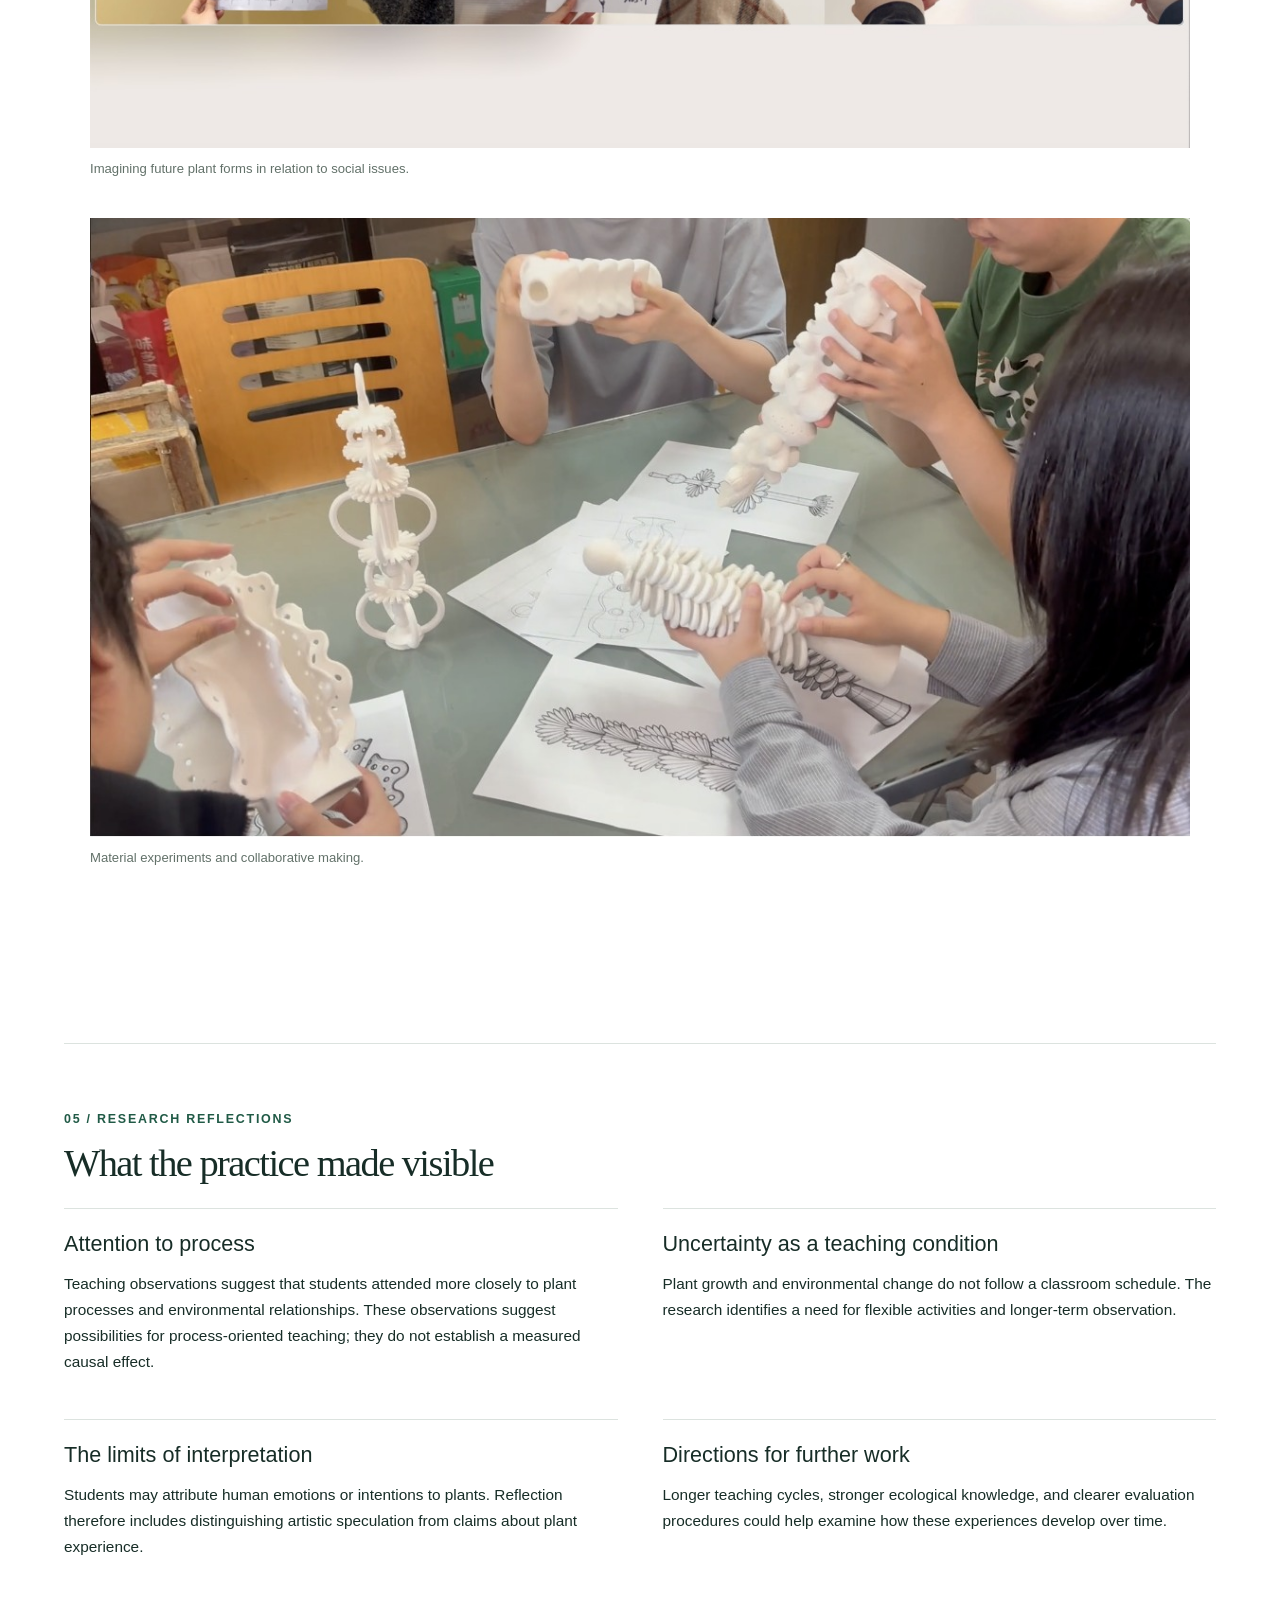
<file: the-plant-cup.html>
<!doctype html><html lang="en"><head><meta charset="utf-8"><meta name="viewport" content="width=device-width,initial-scale=1"><title>Rethinking Ecological Art Education through Plants as a Medium: A Practice-Based Study. — Wanyu Jiang</title><meta name="description" content="Wanyu Jiang — researcher and educator working across art education, environmental learning, and human–nature relationships."><link rel="icon" href="data:image/svg+xml,%3Csvg xmlns='http://www.w3.org/2000/svg' viewBox='0 0 40 40'%3E%3Crect width='40' height='40' rx='20' fill='%231b4438'/%3E%3Ctext x='20' y='27' text-anchor='middle' font-family='Georgia' font-size='25' fill='white'%3EW%3C/text%3E%3C/svg%3E"><link rel="stylesheet" href="style.css"><script src="script.js" defer></script><style>
.research-nav{display:flex;flex-wrap:wrap;gap:12px 25px;padding:20px 0 35px;font-size:.88rem}.research-nav a{border-bottom:1px solid #a8b9ac}.research-section{padding:65px 0;border-top:1px solid var(--line)}.research-section>p{max-width:850px}.research-section .eyebrow{margin-bottom:12px}.rq{list-style:none;counter-reset:q;padding:0;margin:35px 0}.rq li{counter-increment:q;display:grid;grid-template-columns:50px 1fr;gap:18px;padding:22px 0;border-top:1px solid var(--line);font-size:1.25rem;line-height:1.5}.rq li:before{content:'0' counter(q);font-size:.9rem;color:var(--accent)}.framework{padding:30px;background:#f0f5f1;margin:30px 0}.framework-row{display:grid;grid-template-columns:170px 1fr;gap:25px;padding:24px 0;border-bottom:1px solid #cedbd1}.framework-row:last-child{border:0}.framework-row p{margin:0}.framework-row strong{font-size:.85rem;text-transform:uppercase;letter-spacing:.07em}.modules{display:grid;grid-template-columns:repeat(3,1fr);gap:24px}.modules h3{font-size:1.1rem}.modules p{font-size:.94rem}.cycle{display:flex;align-items:center;flex-wrap:wrap;gap:12px;margin:28px 0;padding:25px 0;border-top:1px solid var(--line);border-bottom:1px solid var(--line)}.cycle span{padding:12px 16px;background:var(--tint)}.cycle b{font-weight:400;color:var(--accent)}.methods{display:grid;grid-template-columns:1fr 1fr;gap:25px 45px}.methods article{padding-top:20px;border-top:1px solid var(--line)}.methods p{font-size:.96rem}.source-note{font-size:.8rem;color:var(--muted);margin-top:25px}.research-hero img{width:100%;max-height:580px;object-fit:cover}.research-summary{font-size:1.12rem;max-width:860px;line-height:1.8}.research-section h2{max-width:900px}.exhibition-intro{max-width:850px;margin:0 auto 35px}.preview-note{font-size:.78rem;color:var(--muted);padding:12px 0}.research-section:target{scroll-margin-top:25px}@media(max-width:650px){.framework{padding:20px}.framework-row{grid-template-columns:1fr;gap:12px}.modules,.methods{grid-template-columns:1fr}.research-section{padding:40px 0}.rq li{font-size:1.05rem;grid-template-columns:30px 1fr}.cycle{gap:8px}.cycle span{padding:8px}.page-head h1{font-size:2.5rem}}

.logic-flow{display:grid;grid-template-columns:repeat(4,minmax(0,1fr));gap:24px;margin:36px 0}.logic-step{border-top:3px solid #315e4e;padding:20px 0}.logic-step .step-number{font-size:.8rem;color:#597567;letter-spacing:.12em}.logic-step h3{font-family:Georgia,serif;font-size:1.45rem;margin:12px 0}.logic-step p{font-size:.95rem;color:#4c5e55}.evidence-table{width:100%;border-collapse:collapse;margin:30px 0;font-size:.96rem}.evidence-table th,.evidence-table td{text-align:left;vertical-align:top;padding:18px 16px;border-bottom:1px solid #d9e1dc}.evidence-table th{background:#f0f5f1;font-weight:600}.evidence-table th:first-child{width:25%}@media(max-width:750px){.logic-flow{grid-template-columns:1fr 1fr}.evidence-table th,.evidence-table td{padding:14px 8px;font-size:.88rem}}@media(max-width:450px){.logic-flow{grid-template-columns:1fr}}
.original-diagram{margin:35px 0;overflow-x:auto}.original-diagram svg{min-width:640px;display:block}.shift-grid{display:grid;grid-template-columns:1fr 50px 1fr;gap:25px;margin:35px 0;padding:30px;background:#f0f5f1}.shift-grid p{border-top:1px solid #c9d7ce;padding-top:18px}.shift-arrow{align-self:center;font-size:2rem;color:#547767}@media(max-width:650px){.shift-grid{grid-template-columns:1fr;gap:12px;padding:22px}.shift-arrow{transform:rotate(90deg);justify-self:center}.original-diagram:before{content:'Swipe horizontally to explore the diagram';display:block;font-size:.8rem;color:#62756b;margin-bottom:12px}}
.faithful-diagram{margin:35px 0}.faithful-diagram img{width:100%;height:auto;display:block}.faithful-diagram figcaption a{text-decoration:underline}@media(max-width:700px){.faithful-diagram{overflow-x:auto}.faithful-diagram img{min-width:1000px}.faithful-diagram figcaption{min-width:300px}}.plant-references{margin-top:28px;font-size:.88rem;color:#5c6d65}.plant-references li{margin:12px 0;line-height:1.6}.plant-references a{text-decoration:underline}.future-scenarios-intro{grid-column:1/-1;border-top:1px solid var(--line);padding-top:64px;margin-top:28px;scroll-margin-top:35px}.future-scenarios-intro>h2{margin-bottom:36px}.scenario-questions{margin-bottom:44px}.scenario-stages{margin-bottom:32px}.future-scenarios-intro .methods .eyebrow{font-size:.75rem;letter-spacing:.12em;margin:0 0 12px}.future-scenarios-intro .methods h3{margin:0 0 14px}.future-scenarios-intro .methods p:last-child{margin-bottom:0}.scenario-image-intro{color:var(--muted);margin:32px 0 24px}@media(max-width:700px){.future-scenarios-intro{padding-top:40px}.scenario-questions,.scenario-stages{gap:28px}}.future-scenarios-intro .scenario-questions p{margin:0 0 22px;line-height:1.75}.future-scenarios-intro .scenario-questions{margin-bottom:44px}.future-scenarios-intro .scenario-process-note{margin:0;padding-top:42px;padding-bottom:48px;line-height:1.75}@media(max-width:700px){.future-scenarios-intro .scenario-process-note{padding-top:30px;padding-bottom:34px}}.faithful-diagram.compact-model{width:82%;max-width:1050px;margin:40px auto}.faithful-diagram.compact-model img{width:100%;min-width:0;height:auto}.faithful-diagram.compact-model figcaption{min-width:0}.exhibition-overview{max-width:820px;margin:48px auto!important}.exhibition-overview img{width:100%;height:auto!important;object-fit:contain}@media(max-width:700px){.faithful-diagram.compact-model{width:100%}} </style></head><body><a class="skip" href="#main">Skip to content</a><header><a class="brand" href="index.html">Wanyu Jiang<span>Art · Education · Ecology</span></a><button class="menu-toggle" aria-expanded="false" aria-controls="navigation">Menu</button><nav id="navigation" aria-label="Main navigation"><a href="index.html">Home</a><a href="research.html">Research</a><a href="projects.html">Projects</a><a href="about.html">About</a><a href="cv.html">CV</a></nav></header><main id="main"><section class="page-head"><a class="text-link" href="projects.html">← All projects</a><p class="eyebrow">Ecological art education · 2026</p><h1>Rethinking Ecological Art Education through Plants as a Medium: A Practice-Based Study.</h1><h2 class="project-subtitle">The Plant Cup</h2><p class="intro">Learning with living plants through embodied observation, material experimentation, and collective making.</p></section><section class="abstract reading-copy"><h2>Abstract</h2><p>As ecological crises intensify and sustainability becomes a shared global concern, ecological art education increasingly incorporates engagement with nature and society. Yet teaching practices can still objectify natural beings or rely on formulaic activities, reducing living organisms to visual references, symbols, or materials. Grounded in plant philosophy and the ontology of plant life, this study reviews existing approaches to ecological art education and proposes a teaching pathway that treats plants as a medium.</p><p>The study develops a model with four interconnected dimensions: pedagogical philosophy, teaching relationships, curriculum content, and practice modules. The curriculum moves through three themes: perceiving and responding to plant life signals; narrating and participating in growth processes; and observing and experiencing survival strategies. Perceptual guidance, embodied participation, and the co-creation of learning situations support sustained, multidimensional encounters with plants. The teaching practice suggests that making plants a central variable can shift learning from outcome-oriented production toward process-oriented participation, opening artistic practice to interspecies collaboration and greater sensitivity to ecological relationships.</p><p>This approach expands the possibilities of ecological art education. By attending to the agency, subjectivity, and temporality of plant life, it moves beyond human-centered observation and production toward cultural participation grounded in multispecies coexistence. It offers methodological insights for ecological art education within foundational design and contemporary art curricula, while extending the role of art education in ecological ethics and cultural transformation.</p><p class="keywords"><strong>Keywords:</strong> Ecological art education; plants as a medium; teaching practice; human–nature relationships; ecological awareness</p></section><figure class="project-hero"><img class="" src="assets/image-14.jpg" alt="The Plant Cup" loading="lazy" width="1600" height="1100"></figure><div class="project-body"><aside><p class="eyebrow">Role</p><p>Workshop instructor & curriculum designer</p><p class="eyebrow">Context</p><p>Master’s graduation project · Central Academy of Fine Arts</p></aside><article><section><h2>Plants as participants</h2><p>What changes when plants become participants in art education? Developed through my master’s research, The Plant Cup brings plant agency, growth, and environmental adaptation into the classroom.</p></section><section><h2>A curriculum of attention</h2><p>I designed and led a plant-centered workshop for 20 undergraduate students. Activities moved through three themes: perceiving and responding to plant signals, participating in growth processes, and observing survival strategies. Conceptual translation, situated experiments, and outdoor practice connected these themes to art-making.</p></section><section><h2>Collective making</h2><p>The project brought ecological observation, material experiments, and artistic production into a shared process. Its final presentation included twelve speculative plant forms responding to social and environmental questions. These works were developed through collective practice; the photographs document the workshop and its exhibition.</p></section><section><h2>Research foundation</h2><p>The project explores ecological art education through plants as a medium. Supervisors: Qiang Yong, Sun Cong, and Fu Aichen.</p></section></article></div><nav class="research-nav" aria-label="Project sections"><a href="#questions">Questions</a><a href="#research-logic">Research logic</a><a href="#framework">Framework</a><a href="#methods">Methods</a><a href="#practice">Teaching practice</a><a href="#reflections">Reflections</a><a href="#exhibition">The Plant Cup</a></nav><section class="research-section" id="questions"><p class="eyebrow">01 / Research questions</p><h2>What changes when plants shape the learning process?</h2><p>The inquiry addresses the tendency to reduce nature to visual references or materials, and the limits of predetermined teaching activities. </p><ol class="rq"><li>How can plant signals, growth, and adaptation inform the design of ecological art education?</li><li>How might encounters with plants reshape students’ observation, participation, and artistic decisions?</li><li>What possibilities and limitations emerge when living processes introduce uncertainty into teaching?</li></ol></section><section class="research-section" id="research-logic"><p class="eyebrow">Research logic</p><h2>How the inquiry develops</h2><p>The study moves from a critique of existing teaching approaches to a proposed framework, teaching practice, and reflective artistic translation.</p><figure><div class="logic-flow"><div class="logic-step"><span class="step-number">01 / PROBLEM</span><h3>Beyond visual representation</h3><p>Examine the treatment of nature as an object and the limits of predetermined classroom activities.</p></div><div class="logic-step"><span class="step-number">02 / FRAMEWORK</span><h3>Plants as a medium</h3><p>Connect ecological art education and plant philosophy with teaching relationships, content, and practice.</p></div><div class="logic-step"><span class="step-number">03 / INQUIRY</span><h3>Learning through encounters</h3><p>Explore perception, embodied participation, and situated co-creation through teaching activities.</p></div><div class="logic-step"><span class="step-number">04 / REFLECTION</span><h3>Revising and translating</h3><p>Consider student work and feedback, identify limitations, and translate the inquiry into The Plant Cup.</p></div></div><figcaption>Research sequence: problem, framework, inquiry, and reflection.</figcaption></figure></section><section class="research-section" id="plant-agency"><p class="eyebrow">Theoretical foundation</p><h2>Plant sensing and agency</h2><p>Plant philosophy invites us to approach plants as living beings with their own ways of inhabiting the world, extending ethical attention beyond their usefulness to humans (Marder, 2013). Research on plant intelligence examines how plants sense environmental conditions and coordinate adaptive growth; Trewavas (2003) interprets these capacities in terms of adaptive problem-solving, while Mancuso (2018) emphasizes their distributed, modular organization.</p><p>For this project, these ideas inform three perspectives: <strong>structural agency</strong>—growth and regeneration through a modular body; <strong>sensory agency</strong>—responses to light, gravity, moisture, and touch; and <strong>behavioral agency</strong>—adjustments in growth and resource allocation. These perspectives guide activities in which students observe plant signals, follow growth over time, and respond through artistic practice. Here, agency describes responsiveness and adaptation; it does not presume human-like subjective consciousness, for which claims remain contested (Taiz et al., 2019).</p><div class="plant-references"><h3>References</h3><ul><li>Marder, M. (2013). <a href="https://cup.columbia.edu/book/plant-thinking/9780231533256/" target="_blank" rel="noopener"><em>Plant-Thinking: A Philosophy of Vegetal Life.</em></a> Columbia University Press.</li><li>Trewavas, A. (2003). <a href="https://doi.org/10.1093/aob/mcg101" target="_blank" rel="noopener">Aspects of plant intelligence.</a> <em>Annals of Botany, 92</em>(1), 1–20.</li><li>Mancuso, S. (2018). <a href="https://www.simonandschuster.com/books/The-Revolutionary-Genius-of-Plants/Stefano-Mancuso/9781501187858" target="_blank" rel="noopener"><em>The Revolutionary Genius of Plants: A New Understanding of Plant Intelligence and Behavior.</em></a> Atria Books.</li><li>Taiz, L., Alkon, D., Draguhn, A., Murphy, A., Blatt, M., Hawes, C., Thiel, G., &amp; Robinson, D. G. (2019). <a href="https://doi.org/10.1016/j.tplants.2019.05.008" target="_blank" rel="noopener">Plants neither possess nor require consciousness.</a> <em>Trends in Plant Science, 24</em>(8), 677–687.</li></ul></div></section><section class="research-section" id="paradigm"><p class="eyebrow">Conceptual shift</p><h2>From observing plants to learning with them</h2><p>The research examines limitations that can arise when nature is treated primarily as a visual reference. It proposes extending teaching toward living processes and reciprocal encounters.</p><figure class="faithful-diagram"><a href="assets/plant-paradigm-original-en.png" target="_blank" aria-label="Open full-size diagram"><img src="assets/plant-paradigm-original-en.png" alt="Paradigm transition"></a><figcaption>Paradigm transition · <a href="assets/plant-paradigm-original-en.png" target="_blank">Open full size ↗</a></figcaption></figure></section><section class="research-section" id="framework"><p class="eyebrow">02 / Pedagogical framework</p><h2>Reconfiguring the teaching relationship</h2><p>Teaching shifts from observation-led instruction toward a dynamic learning community in which teachers, students, plants, and the surrounding natural environment shape the learning process together.</p><figure class="faithful-diagram"><a href="assets/plant-relationships-original-en.png" target="_blank" aria-label="Open full-size diagram"><img src="assets/plant-relationships-original-en.png" alt="Teaching relationships"></a><figcaption>Teaching relationships · <a href="assets/plant-relationships-original-en.png" target="_blank">Open full size ↗</a></figcaption></figure><h2 style="margin-top:65px">An interconnected teaching model</h2><p>The spherical structure brings teaching principles, curriculum content, and practice modules into one relational model. Its connections indicate opportunities for interaction rather than a prescribed sequence of lessons.</p><figure class="faithful-diagram compact-model"><a href="assets/plant-model-original-en.png" target="_blank" aria-label="Open full-size diagram"><img src="assets/plant-model-original-en.png" alt="Integrated teaching model"></a><figcaption>Integrated teaching model · <a href="assets/plant-model-original-en.png" target="_blank">Open full size ↗</a></figcaption></figure><div class="modules"><div><h3>Perception-oriented practice</h3><p>Attend to plant characteristics through sensory observation and artistic response.</p></div><div><h3>Action-oriented practice</h3><p>Participate in material and environmental processes through situated making.</p></div><div><h3>Situation-oriented practice</h3><p>Explore ecological relationships through imagined environmental scenarios.</p></div></div></section><section class="research-section" id="methods"><p class="eyebrow">03 / Research methods</p><h2>Design, observe, reflect, revise</h2><p>The study combines theoretical inquiry with action research. Teaching practice provides a setting for examining the feasibility of the proposed approach and identifying changes needed in subsequent teaching.</p><figure><div class="cycle" aria-label="Action research cycle"><span>Plan</span><b>→</b><span>Act</span><b>→</b><span>Observe</span><b>→</b><span>Reflect</span><b>↺ Revise the plan</b></div><figcaption>An iterative cycle of planning, teaching, observation, and reflection.</figcaption></figure><div class="methods"><article><h3>Literature review</h3><p>Ecological art education, environmental aesthetics, and plant philosophy establish the conceptual basis for the teaching model.</p></article><article><h3>Action research</h3><p>Teaching modules are developed and enacted, then examined through student feedback, teaching logs, and reflection.</p></article><article><h3>Case studies</h3><p>Individual and group work is considered alongside teaching records and interviews to examine perception, creative decisions, and ecological understanding.</p></article><article><h3>Artistic translation</h3><p>The researcher’s creative practice translates pedagogical ideas and teaching outcomes into forms that can be encountered in an exhibition.</p></article></div><h3 style="margin-top:40px">Connecting research materials with interpretation</h3><table class="evidence-table"><thead><tr><th scope="col">Research material</th><th scope="col">Analytical focus</th><th scope="col">Contribution to reflection</th></tr></thead><tbody><tr><th scope="row">Teaching records</th><td>How activities unfold and respond to environmental conditions.</td><td>Identify where the teaching sequence requires adjustment.</td></tr><tr><th scope="row">Student interviews and feedback</th><td>Participants’ descriptions of encounters with plants.</td><td>Consider shifts in attention alongside difficulties and differing experiences.</td></tr><tr><th scope="row">Student artworks</th><td>How observations and imagined scenarios become artistic decisions.</td><td>Examine the relationship between ecological observation and artistic interpretation.</td></tr></tbody></table></section><section class="research-section" id="practice"><p class="eyebrow">04 / Teaching practice</p><h2>Observation, participation, and imagined futures</h2><p>The research brings together several teaching activities rather than a single uniform cohort. Perceptual inquiry at CAFA, place-based material practice, and future-scenario work contribute different perspectives to the overall framework.</p><div class="three"><div><h3>Perception</h3><p>Close observation and artistic translation make plant characteristics available for discussion.</p></div><div><h3>Participation</h3><p>Work with corn stalks and found stone explores how local material conditions shape artistic decisions.</p></div><div><h3>Co-creation</h3><p>Future environmental scenarios provide a starting point for imagining and designing speculative plant forms.</p></div></div><div class="project-sequence"><figure class="original-image"><img src="assets/feedback-image2.jpg" width="2200" height="1231" alt="Exploring questions at the beginning of the course." loading="lazy"><figcaption>Exploring questions at the beginning of the course.</figcaption></figure><figure class="original-image"><img src="assets/feedback-image3.jpg" width="1257" height="942" alt="Learning with plants through outdoor observation." loading="lazy"><figcaption>Learning with plants through outdoor observation.</figcaption></figure><figure class="original-image"><img src="assets/feedback-image4.jpg" width="1120" height="615" alt="Exploring the boundary between plants and urban life." loading="lazy"><figcaption>Exploring the boundary between plants and urban life.</figcaption></figure><figure class="original-image"><img src="assets/feedback-image5.jpg" width="1265" height="699" alt="Observing the growth habits of Virginia creeper." loading="lazy"><figcaption>Observing the growth habits of Virginia creeper.</figcaption></figure><div class="future-scenarios-intro" id="future-scenarios"><p class="eyebrow">Teaching module / Future scenarios</p><h2>Imagining future plant forms</h2><div class="scenario-questions"><p><strong>Q1.</strong> How might plants adapt their forms in response to changing environmental conditions?</p><p><strong>Q2.</strong> How might plants respond through changes in behavior, state, or life cycles when human activities alter the climate, transform habitats, or overexploit resources?</p></div><div class="methods scenario-stages"><article><p class="eyebrow">Stage 01</p><h3>Developing a future scenario</h3><p>Students develop an extreme future social scenario, reflecting on contemporary social changes and extending present conditions into possible futures.</p></article><article><p class="eyebrow">Stage 02</p><h3>Designing speculative plant forms</h3><p>Students imagine materials, colors, and growth patterns in response to their scenario, using plant forms as metaphors for how humans may need to reposition themselves amid ecological crises.</p></article></div><p class="scenario-image-intro">The scenarios below bring together the students’ proposals.</p><figure class="original-image"><a href="assets/plant-future-scenarios-en-proportions.png" target="_blank" rel="noopener"><img src="assets/plant-future-scenarios-en-proportions.png" alt="Student-developed future social scenarios" loading="lazy" style="width:100%;height:auto"></a><figcaption>Student-developed future social scenarios · Click image to enlarge.</figcaption></figure><p class="scenario-process-note">Students developed their future plant forms through sketches and AI-assisted modeling, then produced the final forms through 3D printing for exhibition at the CAFA Art Museum.</p></div><figure class="original-image"><img src="assets/feedback-image6.jpg" width="1268" height="767" alt="Imagining future plant forms in relation to social issues." loading="lazy"><figcaption>Imagining future plant forms in relation to social issues.</figcaption></figure><figure class="original-image"><img src="assets/feedback-image7.jpg" width="1162" height="654" alt="Material experiments and collaborative making." loading="lazy"><figcaption>Material experiments and collaborative making.</figcaption></figure></div></section><section class="research-section" id="reflections"><p class="eyebrow">05 / Research reflections</p><h2>What the practice made visible</h2><div class="methods"><article><h3>Attention to process</h3><p>Teaching observations suggest that students attended more closely to plant processes and environmental relationships. These observations suggest possibilities for process-oriented teaching; they do not establish a measured causal effect.</p></article><article><h3>Uncertainty as a teaching condition</h3><p>Plant growth and environmental change do not follow a classroom schedule. The research identifies a need for flexible activities and longer-term observation.</p></article><article><h3>The limits of interpretation</h3><p>Students may attribute human emotions or intentions to plants. Reflection therefore includes distinguishing artistic speculation from claims about plant experience.</p></article><article><h3>Directions for further work</h3><p>Longer teaching cycles, stronger ecological knowledge, and clearer evaluation procedures could help examine how these experiences develop over time.</p></article></div></section><section class="research-section" id="exhibition"><p class="eyebrow">06 / From research to exhibition</p><h2>The Plant Cup</h2><div class="exhibition-intro"><p>The Plant Cup translates the broader teaching inquiry into an exhibition. Moving images document the teaching process, while a circular text display and white sculptural forms bring speculative plant futures into a shared space.</p><p>Student-generated scenarios and designs inform the work. The installation is the researcher’s artistic response to this collective teaching process.</p></div><div class="project-sequence"><figure class="original-image"><img src="assets/feedback-image8.jpg" width="1266" height="1688" alt="The Plant Cup, graduation exhibition." loading="lazy"><figcaption>The Plant Cup, graduation exhibition.</figcaption></figure><figure class="original-image"><img src="assets/feedback-image9.jpg" width="1269" height="1692" alt="Exhibition detail." loading="lazy"><figcaption>Exhibition detail.</figcaption></figure><figure class="original-image exhibition-overview"><img src="assets/plant-cup-exhibition-overview.jpg" alt="The Plant Cup installation at the CAFA Art Museum" width="2183" height="3760" loading="lazy"></figure><figure class="video-block"><video controls playsinline preload="metadata" aria-label="The Plant Cup · Teaching outcomes and exhibition"><source src="assets/plant-cup.mp4" type="video/mp4">Your browser does not support embedded video.</video><figcaption>The Plant Cup · Teaching outcomes and exhibition</figcaption></figure><figure class="video-block"><video controls playsinline preload="metadata" aria-label="The Plant Cup · Video B"><source src="assets/plant-cup-b.mp4" type="video/mp4">Your browser does not support embedded video.</video></figure><figure class="video-block"><video controls playsinline preload="metadata" aria-label="The Plant Cup · Video A"><source src="assets/plant-cup-a.mp4" type="video/mp4">Your browser does not support embedded video.</video></figure><figure class="video-block"><video controls playsinline preload="metadata" aria-label="The Plant Cup · Video G"><source src="assets/plant-cup-g-web.mp4" type="video/mp4">Your browser does not support embedded video.</video></figure></div></section></main><footer><div><strong>Wanyu Jiang</strong><p>Art education & environmental learning</p></div><a href="mailto:jwyzhenmei@gmail.com">jwyzhenmei@gmail.com</a><span>© 2026 Wanyu Jiang</span></footer></body></html>
</file>
<file: style.css>
:root{--ink:#172d27;--accent:#205a46;--muted:#627169;--line:#dce3df;--paper:#fff;--tint:#f0f5f1}*{box-sizing:border-box}html{scroll-behavior:smooth}body{margin:0;background:var(--paper);color:var(--ink);font:17px/1.7 Arial,Helvetica,sans-serif}a{color:inherit;text-decoration:none}a:hover{color:var(--accent)}a:focus-visible,button:focus-visible{outline:3px solid #be7000;outline-offset:6px}p{margin:0 0 1.2em}h1,h2,h3{line-height:1.12;font-weight:400;margin:0 0 .6em}h1,h2{font-family:Georgia,'Times New Roman',serif;letter-spacing:-.04em}h1{font-size:clamp(3rem,5.7vw,5.8rem)}h2{font-size:clamp(2rem,3vw,3.1rem)}h3{font-size:1.35rem;line-height:1.35}img{display:block;max-width:100%;height:auto}figure{margin:0}figcaption{font-size:.82rem;color:var(--muted);margin-top:10px}header,main,footer{max-width:1400px;margin:auto}header{padding:30px 5%;display:flex;align-items:center;justify-content:space-between;border-bottom:1px solid var(--line);gap:25px}.brand{font-size:1.5rem;font-weight:600;letter-spacing:-.04em;line-height:1.2}.brand span{display:block;font-size:.75rem;font-weight:400;letter-spacing:.09em;text-transform:uppercase;margin-top:8px}nav{display:flex;gap:28px;font-size:.94rem}nav a{padding:8px 0}nav a[aria-current]{border-bottom:2px solid var(--accent)}main{padding:0 5%}.menu-toggle{display:none}.hero{display:grid;grid-template-columns:1.12fr 1fr;gap:7%;padding:70px 0 80px;align-items:center}.eyebrow{font-size:.78rem;letter-spacing:.14em;text-transform:uppercase;color:var(--accent);font-weight:600;margin-bottom:25px}.intro{font-size:1.15rem;line-height:1.8;max-width:750px;color:#4c5e55}.hero h1{margin-bottom:28px}.hero-image img{height:580px;width:100%;object-fit:cover;object-position:center 55%}.hero-image figcaption{font-size:.78rem}.actions{display:flex;align-items:center;gap:25px;margin:30px 0}.button{display:inline-block;background:var(--ink);color:white;padding:13px 22px;border:1px solid var(--ink);font:inherit;font-size:.9rem;cursor:pointer}.button:hover{background:var(--accent);color:#fff}.text-link{font-size:.9rem;border-bottom:1px solid #9bab9f;padding-bottom:4px}.affiliation{font-size:.82rem;color:var(--muted);max-width:320px}.section{padding:65px 0;border-top:1px solid var(--line)}.section-heading{display:flex;justify-content:space-between;align-items:end;gap:30px;margin-bottom:35px}.section-heading h2{margin-bottom:0}.section-heading .eyebrow{margin-bottom:15px}.grid{display:grid;grid-template-columns:1fr 1fr;gap:55px 35px}.project-card img{width:100%;height:360px;object-fit:cover;background:var(--tint);transition:filter .2s}.project-card:hover img{filter:brightness(.94)}.meta{font-size:.8rem;color:var(--muted);letter-spacing:.03em}.project-card .meta{margin:20px 0 9px}.project-card h3{font-family:Georgia,serif;font-size:1.9rem;letter-spacing:-.025em}.project-card p{color:var(--muted);max-width:520px;font-size:1rem}.research-band{background:var(--tint);margin:15px -5.56% 0;padding:65px 5.56%}.three{display:grid;grid-template-columns:repeat(3,1fr);gap:45px;margin:35px 0}.three p{color:var(--muted);font-size:1rem}.three h3{font-size:1.18rem}footer{padding:45px 5%;display:flex;justify-content:space-between;align-items:center;gap:30px;font-size:.85rem;border-top:1px solid var(--line)}footer p{margin:5px 0;color:var(--muted)}footer span{color:var(--muted)}.page-head{padding:65px 0 50px;max-width:1050px}.page-head h1{font-size:clamp(2.8rem,5vw,5rem)}.page-head>.text-link{display:inline-block;margin-bottom:35px}.project-index{padding-bottom:80px}.project-hero img{width:100%;height:650px;object-fit:cover}.project-body{display:grid;grid-template-columns:1fr 2.2fr;gap:10%;padding:70px 0}.project-body aside{font-size:.95rem;color:var(--muted)}.project-body aside .eyebrow{margin-bottom:8px}.project-body article section{margin-bottom:40px}.project-body h2{font-size:2rem}.project-body article p{color:#4c5e55}.gallery{display:grid;grid-template-columns:1fr 1fr;gap:35px;padding-bottom:70px}.gallery img{width:100%;height:400px;object-fit:contain;background:#f5f6f5}.thesis{display:grid;grid-template-columns:1fr 1fr;gap:55px;padding-bottom:60px;align-items:center}.thesis img{height:400px;width:100%;object-fit:cover}.publication{display:grid;grid-template-columns:110px 1fr;gap:25px;border-top:1px solid var(--line);padding:30px 0}.publication h3{font-family:Georgia,serif;font-size:1.65rem}.publication p{font-size:1rem;color:var(--muted);margin-bottom:12px}.muted{color:var(--muted);font-size:.85rem}.about-layout{display:grid;grid-template-columns:1.4fr 1fr;gap:8%;align-items:center;padding:75px 0}.portrait{width:100%;height:530px;object-fit:cover;object-position:55% center}.about-layout p:not(.eyebrow){color:#4c5e55}.cv-section{padding:35px 0;border-top:1px solid var(--line);max-width:1000px}.cv-section h2{font-size:2rem}.cv-row{display:grid;grid-template-columns:130px 1fr;gap:25px;padding:15px 0}.cv-row h3{font-size:1.05rem;font-weight:600;margin-bottom:5px}.cv-row p{font-size:.96rem;color:var(--muted);margin:0}.skip{position:absolute;top:-100px;background:white;padding:15px;z-index:10}.skip:focus{top:0}.print-button{margin-top:10px}@media(max-width:850px){header{padding:24px 5%}nav{gap:16px}.hero{gap:5%;padding:45px 0}.hero-image img{height:500px}.hero h1{font-size:3.5rem}.three{gap:20px}.project-card img{height:270px}.project-hero img{height:450px}.portrait{height:450px}.gallery img{height:300px}}@media(max-width:620px){body{font-size:16px}.brand{font-size:1.3rem}.brand span{font-size:.7rem}.menu-toggle{display:block;border:1px solid var(--line);padding:8px 12px;background:white;color:var(--ink);font:inherit}header{flex-wrap:wrap}nav{display:none;width:100%;justify-content:space-between;gap:8px}nav.open{display:flex}.hero,.about-layout,.thesis,.project-body{grid-template-columns:1fr;gap:30px}.hero{padding:40px 0}.hero h1{font-size:3.6rem}.hero-image img{height:440px}.hero .intro{font-size:1.05rem}.affiliation{max-width:none}.grid,.three,.gallery{grid-template-columns:1fr}.section{padding:40px 0}.section-heading{align-items:start;flex-direction:column;gap:15px}.grid{gap:40px}.project-card img{height:300px}.research-band{padding-top:45px;padding-bottom:40px}.three{gap:20px}.three p{margin-bottom:0}.page-head{padding:40px 0}.project-hero img{height:380px}.project-body{padding:35px 0}.project-body aside{display:grid;grid-template-columns:70px 1fr;gap:10px}.project-body aside p{margin:0}.gallery img{height:auto;max-height:520px}.publication{grid-template-columns:1fr;gap:8px}.about-layout{padding:40px 0}.portrait{height:440px}.cv-row{grid-template-columns:1fr;gap:5px}footer{flex-direction:column;align-items:start;gap:15px}.actions{gap:18px}.thesis{padding-bottom:40px}}@media print{header,footer,.print-button,.skip{display:none}body{font-size:10pt;color:#111}main{padding:0;max-width:none}.page-head{padding:0 0 15px}.page-head h1{font-size:28pt}.cv-section{padding:12px 0;break-inside:auto}.cv-section h2{font-size:16pt}.cv-row{padding:5px 0;break-inside:avoid}.cv-row h3,.cv-row p,.meta{font-size:10pt}.cv-section p{font-size:10pt}.cv-row{grid-template-columns:85px 1fr}a{color:#111}@page{margin:16mm}}
/* Project sequences follow the author-specified image order and aspect ratios. */
.reading-copy{max-width:850px;margin:0 auto 40px;color:#4c5e55}.reading-copy h2{color:var(--ink);font-size:2.2rem}.abstract{padding:35px 0 20px;border-top:1px solid var(--line)}.abstract p{font-size:1rem}.keywords{font-size:.9rem!important}.project-sequence{padding:0 0 70px}.project-sequence>.original-image{max-width:1100px;margin:0 auto 38px}.original-image img{width:100%;height:auto;object-fit:contain;background:transparent}.image-pair{display:grid;grid-template-columns:1fr 1fr;gap:28px;align-items:start;margin-bottom:38px}.image-pair .original-image{margin:0}.video-block{max-width:1100px;margin:35px auto 50px}.video-block video{display:block;width:100%;height:auto;max-height:85vh;background:#111}.project-sequence .reading-copy{margin-top:55px}.hero-image img[src*="image-14"]{object-fit:contain;background:#f3f4f2}.project-hero:has(img[src*="feedback-image"] ) img{height:auto;max-height:700px;object-fit:contain;background:#f5f6f5}@media(max-width:620px){.image-pair{grid-template-columns:1fr;gap:25px}.abstract{padding-top:25px}.project-sequence .reading-copy{margin-top:35px}.video-block{margin:25px auto 35px}}
</file>
